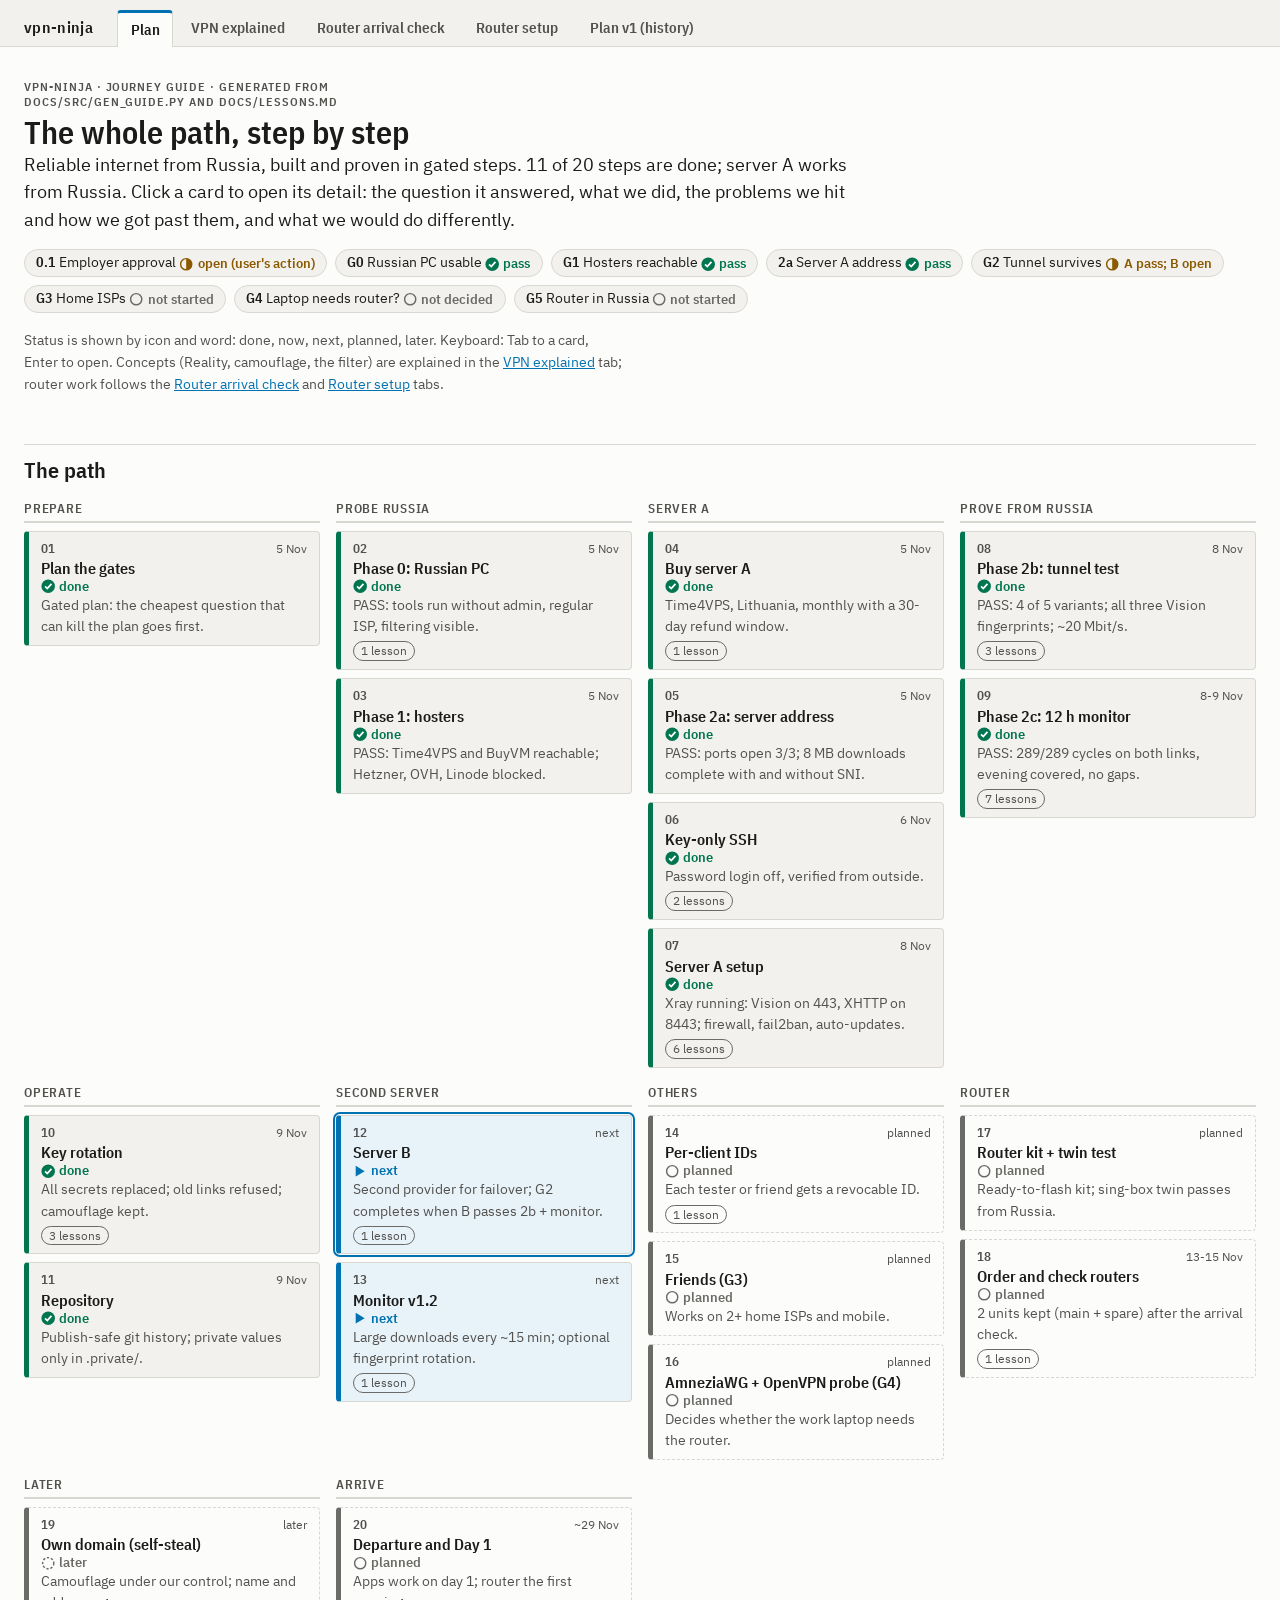
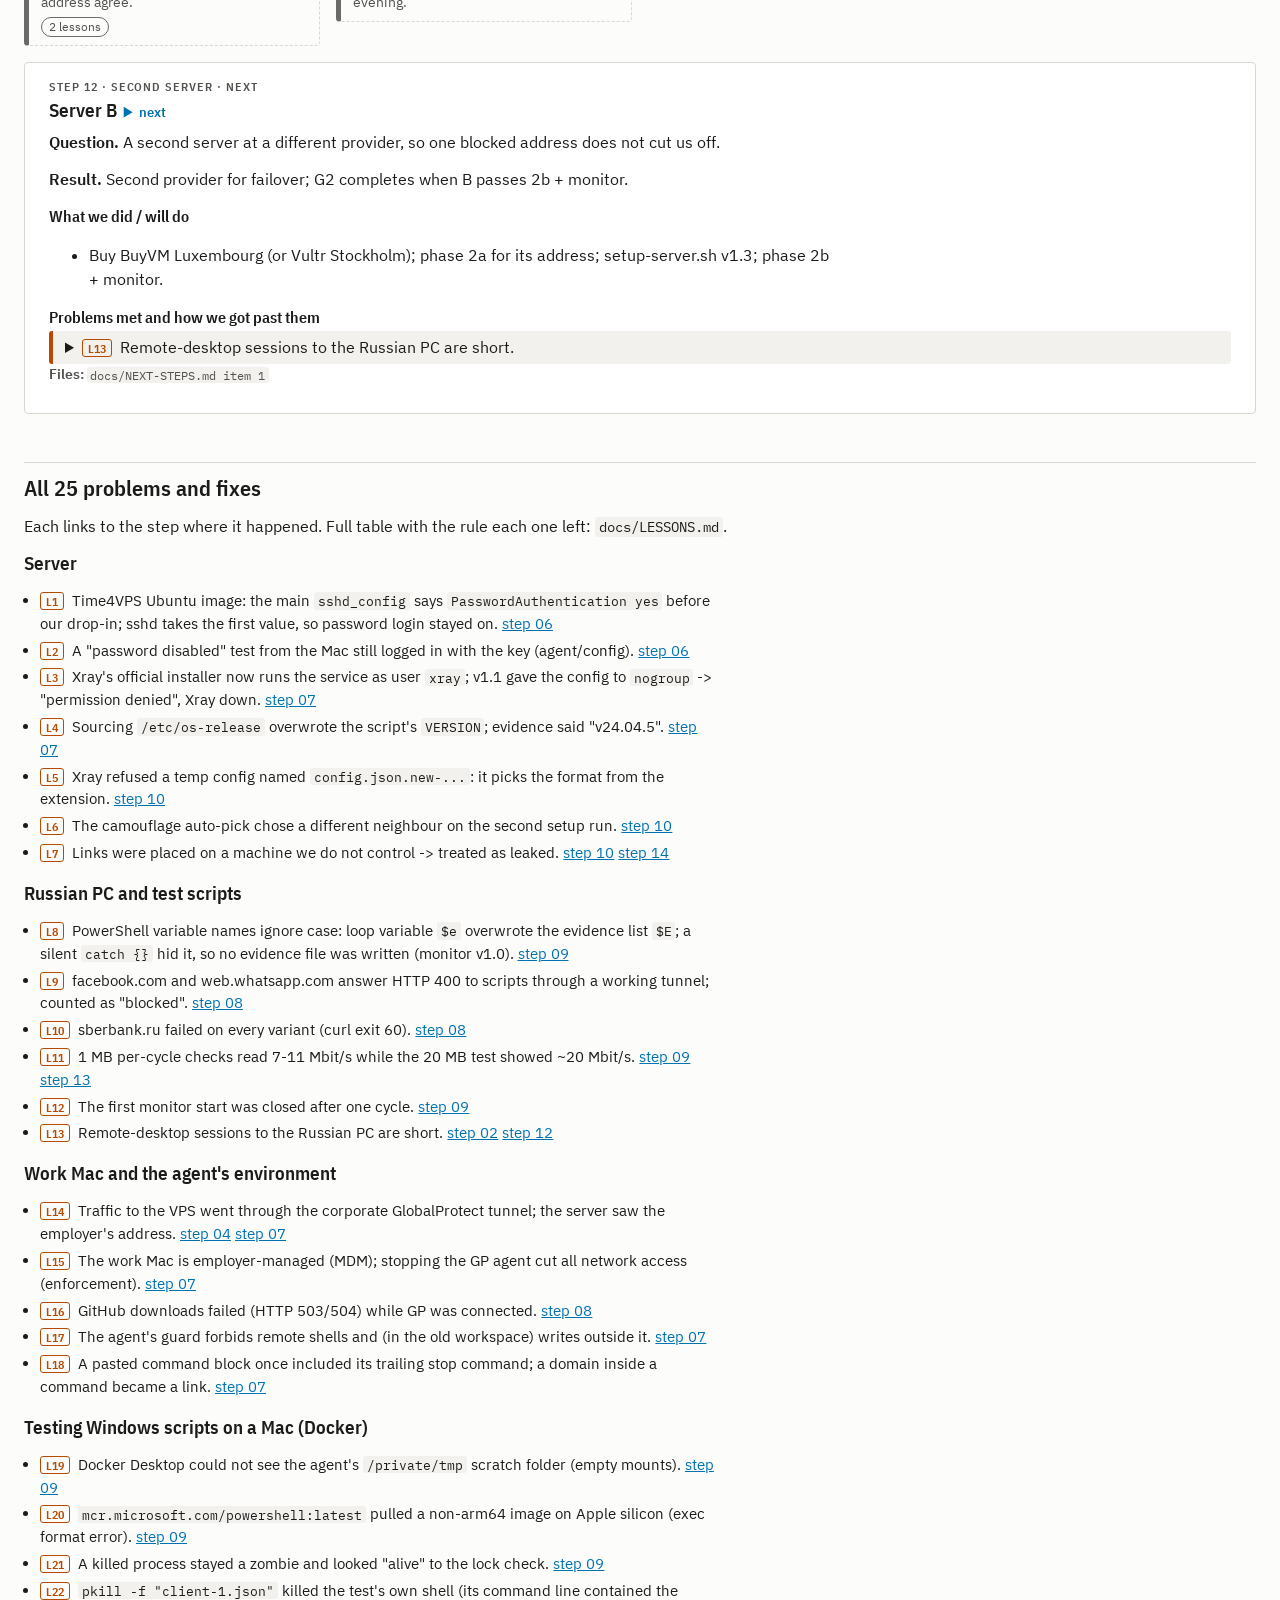
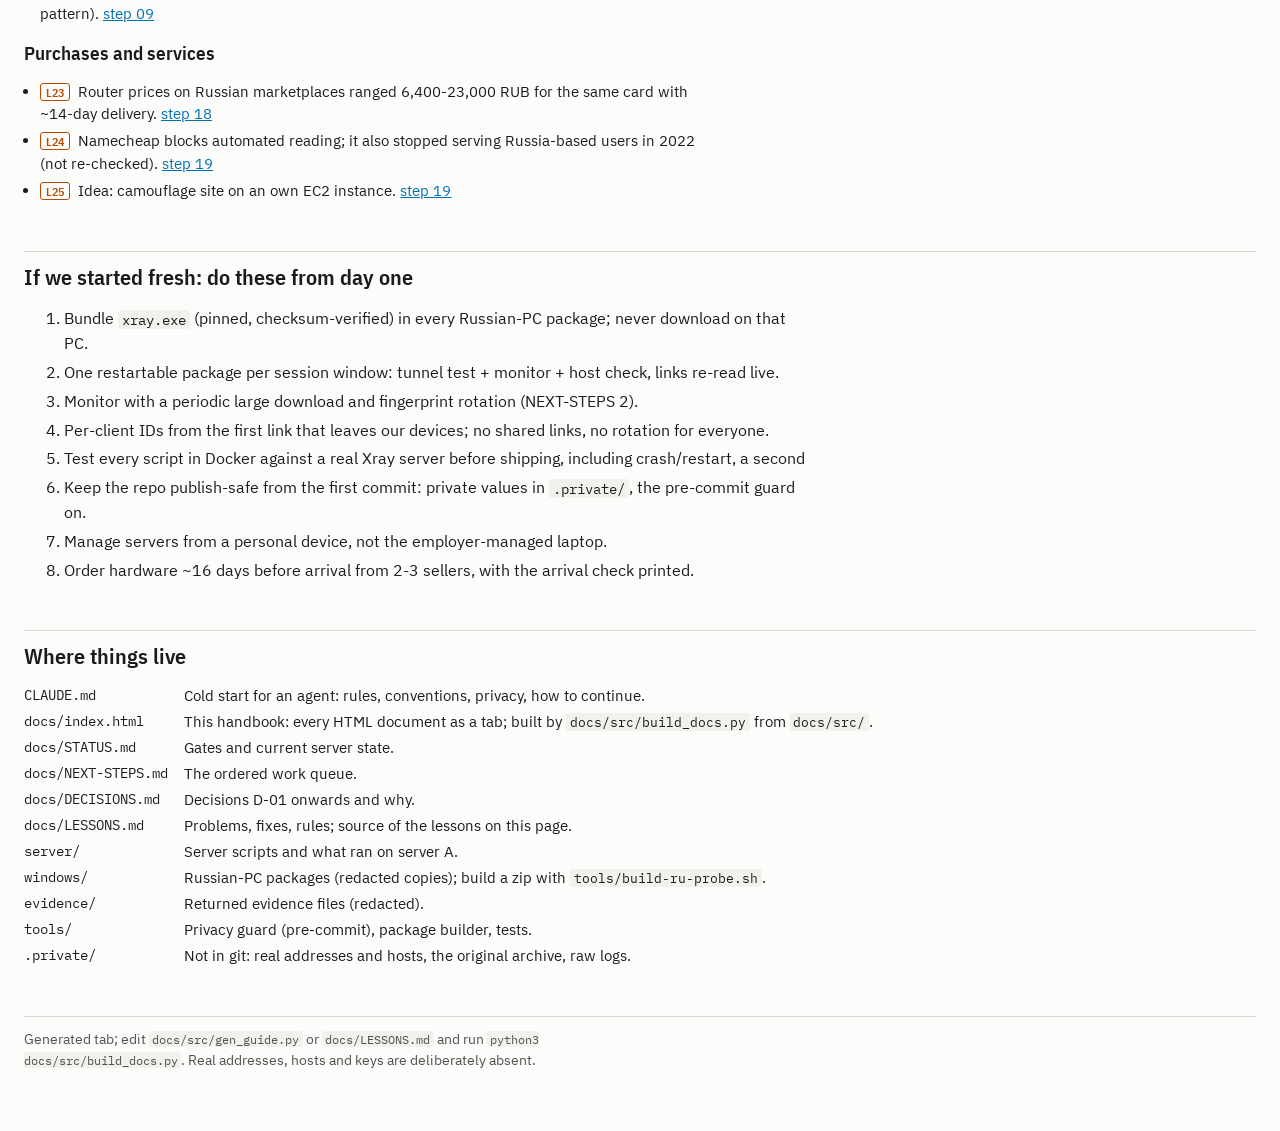
<file: docs/index.html>
<!doctype html>
<html lang="en" data-doc="vpn-ninja-docs">
<head>
<meta charset="utf-8">
<meta name="viewport" content="width=device-width, initial-scale=1">
<title>vpn-ninja handbook</title>
<script>document.documentElement.classList.add('js');</script>
<style>
/* Generated by docs/src/build_docs.py; edit the sources in docs/src/, then rebuild. */
/* IBM Plex, SIL Open Font License 1.1, (c) IBM Corp. Embedded by html-report/scripts/embed-fonts.py */
@font-face{font-family:"IBM Plex Sans";font-style:normal;font-weight:400;font-display:swap;src:url([data-uri]) format("woff2");unicode-range:U+0000, U+000D, U+0020-007E, U+00A0-00FF, U+0131, U+0152-0153, U+02C6, U+02DA, U+02DC, U+2013-2014, U+2018-201A, U+201C-201E, U+2020-2022, U+2026, U+2030, U+2039-203A, U+2044, U+2074, U+20AC, U+2122, U+2212, U+FB01-FB02}
@font-face{font-family:"IBM Plex Sans";font-style:normal;font-weight:600;font-display:swap;src:url([data-uri]) format("woff2");unicode-range:U+0000, U+000D, U+0020-007E, U+00A0-00FF, U+0131, U+0152-0153, U+02C6, U+02DA, U+02DC, U+2013-2014, U+2018-201A, U+201C-201E, U+2020-2022, U+2026, U+2030, U+2039-203A, U+2044, U+2074, U+20AC, U+2122, U+2212, U+FB01-FB02}
@font-face{font-family:"IBM Plex Sans Condensed";font-style:normal;font-weight:600;font-display:swap;src:url([data-uri]) format("woff2");unicode-range:U+0000, U+000D, U+0020-007E, U+00A0-00FF, U+0131, U+0152-0153, U+02C6, U+02DA, U+02DC, U+2013-2014, U+2018-201A, U+201C-201E, U+2020-2022, U+2026, U+2030, U+2039-203A, U+2044, U+2074, U+20AC, U+2122, U+2212, U+FB01-FB02}
@font-face{font-family:"IBM Plex Mono";font-style:normal;font-weight:400;font-display:swap;src:url([data-uri]) format("woff2");unicode-range:U+0000, U+000D, U+0020-007E, U+00A0-00FF, U+0131, U+0152-0153, U+02C6, U+02DA, U+02DC, U+2013-2014, U+2018-201A, U+201C-201E, U+2020-2022, U+2026, U+2030, U+2039-203A, U+2044, U+2074, U+20AC, U+2122, U+2212, U+FB01-FB02}


:root{color-scheme:light;--sh-surface:#fcfcfb;--sh-surface-2:#f2f1ee;--sh-rule:#d9d7d2;--sh-ink:#1b1b1a;--sh-ink-2:#52514e;--sh-accent:#0072B2;
  --sh-font:"IBM Plex Sans",system-ui,-apple-system,"Segoe UI",Roboto,sans-serif;--sh-font-c:"IBM Plex Sans Condensed","IBM Plex Sans","Arial Narrow",system-ui,sans-serif}
html{background:var(--sh-surface);color:var(--sh-ink);font:16px/1.55 var(--sh-font);-webkit-text-size-adjust:100%}
body{margin:0;background:var(--sh-surface)}
.shell{border-bottom:1px solid var(--sh-rule);background:var(--sh-surface-2)}
.shell-in{max-width:80rem;margin:0 auto;padding:.6rem 24px 0;display:flex;flex-wrap:wrap;align-items:flex-end;gap:.25rem 1.5rem}
.brand{font:600 1rem var(--sh-font-c);margin:0 0 .55rem;letter-spacing:.02em}
.tabs{display:flex;flex-wrap:wrap;gap:0 .25rem;margin:0;padding:0;list-style:none}
.tabs a{display:block;padding:.45rem .8rem .5rem;font:600 .92rem var(--sh-font-c);color:var(--sh-ink-2);text-decoration:none;
  border:1px solid transparent;border-bottom:0;border-radius:4px 4px 0 0;margin-bottom:-1px}
.tabs a:hover{color:var(--sh-ink)}
.tabs a[aria-selected="true"]{background:var(--sh-surface);color:var(--sh-ink);border-color:var(--sh-rule);border-top:3px solid var(--sh-accent)}
.tabs a:focus-visible{outline:2px solid var(--sh-accent);outline-offset:2px}
.tab-panel{scroll-margin-top:0}
.js .tab-panel{display:none} .js .tab-panel.active{display:block}
.nojs-note{max-width:80rem;margin:0 auto;padding:.4rem 24px;font-size:.85rem;color:var(--sh-ink-2)} .js .nojs-note{display:none}
.tab-sep{border:0;border-top:3px solid var(--sh-rule);margin:0} .js .tab-sep{display:none}
@media (max-width:40rem){.shell-in{padding:.5rem 16px 0}.tabs a{padding:.4rem .55rem .45rem;font-size:.85rem}}
@media print{.js .shell{display:none} .tab-sep{break-after:page;border:0}}

@page{margin:14mm 12mm}
@keyframes flow-dash{to{stroke-dashoffset:-34}}
/* ---- tab plan: guide.html ---- */
#tab-plan{color-scheme:light;
  --surface:#fcfcfb;--surface-2:#f2f1ee;--rule:#d9d7d2;--ink:#1b1b1a;--ink-2:#52514e;--line:#6b6a66;
  --accent:#0072B2;--focus:#0072B2;--good:#00754f;--warning:#8a5a00;--next:#0072B2;--muted:#6b6a66;
  --font:"IBM Plex Sans",system-ui,-apple-system,"Segoe UI",Roboto,sans-serif;
  --font-c:"IBM Plex Sans Condensed","IBM Plex Sans","Arial Narrow",system-ui,sans-serif;
  --mono:"IBM Plex Mono",ui-monospace,Menlo,Consolas,monospace;
  --s1:.25rem;--s2:.5rem;--s3:.75rem;--s4:1rem;--s5:1.5rem;--s6:2rem;--s7:3rem;--radius:4px;--measure:75ch}
#tab-plan *,#tab-plan *::before,#tab-plan *::after{box-sizing:border-box}
#tab-plan{background:var(--surface);color:var(--ink);font:16px/1.55 var(--font)}
#tab-plan{margin:0;background:var(--surface)}
#tab-plan h1,#tab-plan h2,#tab-plan h3,#tab-plan h4{font-family:var(--font-c);font-weight:600;line-height:1.2;margin:0}
#tab-plan h1{font-size:2rem}
#tab-plan h2{font-size:1.4rem;margin:var(--s7) 0 var(--s3);padding-top:var(--s3);border-top:1px solid var(--rule)}
#tab-plan h3{font-size:1.2rem;margin:0 0 var(--s2)}
#tab-plan h4{font-size:1rem;margin:var(--s4) 0 var(--s1)}
#tab-plan p,#tab-plan li{max-width:var(--measure)}
#tab-plan p{margin:0 0 var(--s3)}
#tab-plan b{font-weight:600}
#tab-plan a{color:var(--accent)}
#tab-plan code{font-family:var(--mono);font-size:.85em;background:var(--surface-2);padding:.05em .3em;border-radius:3px}
#tab-plan :focus-visible{outline:2px solid var(--focus);outline-offset:2px}
#tab-plan .wrap{max-width:80rem;margin:0 auto;padding:var(--s6) var(--s5) var(--s7)}
@media (max-width:40rem){#tab-plan .wrap{padding:var(--s5) 16px var(--s7)}}
#tab-plan .eyebrow{font:600 .75rem var(--font-c);letter-spacing:.08em;text-transform:uppercase;color:var(--ink-2);margin:0 0 var(--s1)}
#tab-plan .lede{font-size:1.1rem}
#tab-plan .st{display:inline-flex;align-items:center;gap:.25rem;font:600 .8rem var(--font);white-space:nowrap;vertical-align:middle}
#tab-plan .st svg{width:.9rem;height:.9rem}
#tab-plan .st.done{color:var(--good)}
#tab-plan .st.now{color:var(--warning)}
#tab-plan .st.next{color:var(--next)}
#tab-plan .st.planned,#tab-plan .st.later{color:var(--muted)}
#tab-plan .gates{display:flex;flex-wrap:wrap;gap:var(--s2);list-style:none;padding:0;margin:var(--s4) 0}
#tab-plan .gate{border:1px solid var(--rule);border-radius:999px;padding:.15rem .7rem;font-size:.85rem;background:var(--surface-2)}
#tab-plan .gid{font:600 .85rem var(--font-c)}
#tab-plan .howto{font-size:.9rem;color:var(--ink-2)}
#tab-plan .path{list-style:none;padding:0;margin:var(--s4) 0;display:grid;grid-template-columns:repeat(auto-fit,minmax(15rem,1fr));gap:var(--s4)}
#tab-plan .stage-name{font:600 .8rem var(--font-c);letter-spacing:.06em;text-transform:uppercase;color:var(--ink-2);margin:0 0 var(--s2);
  border-bottom:2px solid var(--rule);padding-bottom:var(--s1)}
#tab-plan .steps{list-style:none;padding:0;margin:0;display:flex;flex-direction:column;gap:var(--s2)}
#tab-plan .card{display:grid;grid-template-columns:auto 1fr auto;gap:0 var(--s2);text-decoration:none;color:var(--ink);
  background:var(--surface-2);border:1px solid var(--rule);border-left:5px solid var(--line);border-radius:var(--radius);padding:var(--s2) var(--s3)}
#tab-plan .card:hover{border-color:var(--line)}
#tab-plan .step.done .card{border-left-color:var(--good)}
#tab-plan .step.now .card{border-left-color:var(--warning)}
#tab-plan .step.next .card{border-left-color:var(--next);background:#e8f2f9}
#tab-plan .step.planned .card,#tab-plan .step.later .card{background:transparent;border-style:dashed;border-left-style:solid}
#tab-plan .card[aria-current="true"]{outline:2px solid var(--accent);outline-offset:1px}
#tab-plan .num{font:600 .8rem var(--font-c);color:var(--ink-2);grid-row:1}
#tab-plan .when{font-size:.75rem;color:var(--ink-2);grid-column:3;grid-row:1;text-align:right}
#tab-plan .ttl{font:600 1rem var(--font-c);grid-column:1/4}
#tab-plan .card .st{grid-column:1/4}
#tab-plan .res{font-size:.85rem;color:var(--ink-2);grid-column:1/4}
#tab-plan .badge{grid-column:1/4;justify-self:start;font-size:.72rem;border:1px solid var(--line);border-radius:999px;padding:0 .45rem;margin-top:var(--s1);color:var(--ink-2)}
#tab-plan .detail{border:1px solid var(--rule);border-radius:var(--radius);padding:var(--s4) var(--s5);margin:var(--s4) 0;background:#fff}
.js #tab-plan .detail{display:none}
.js #tab-plan .detail.open{display:block}
#tab-plan .goal{font-size:1.02rem}
#tab-plan .lessons{display:flex;flex-direction:column;gap:var(--s1)}
#tab-plan details.lesson{border-left:4px solid #b84a00;background:var(--surface-2);padding:var(--s1) var(--s3);border-radius:3px}
#tab-plan details.lesson summary{cursor:pointer}
#tab-plan details.lesson p{margin:var(--s1) 0}
#tab-plan .lid{font:600 .78rem var(--font-c);border:1px solid currentColor;border-radius:3px;padding:0 .3rem;color:#b84a00;margin-right:.3rem}
#tab-plan .rule{color:var(--ink-2)}
#tab-plan .better li{color:var(--ink)}
#tab-plan .files{font-size:.85rem;color:var(--ink-2)}
#tab-plan .back{font-size:.85rem}
.js #tab-plan .back{display:none}
#tab-plan .lindex{padding-left:1rem}
#tab-plan .lindex li{margin-bottom:var(--s1);font-size:.92rem}
#tab-plan .fresh li{margin-bottom:var(--s1)}
#tab-plan .map{display:grid;grid-template-columns:max-content minmax(0,1fr);gap:.2rem var(--s4);font-size:.92rem}
#tab-plan .map dt{font-family:var(--mono);font-size:.85rem}
#tab-plan .map dd{margin:0}
@media (max-width:40rem){#tab-plan .map{grid-template-columns:minmax(0,1fr)}
#tab-plan .map dd{margin-bottom:var(--s2)}}
#tab-plan footer{margin-top:var(--s7);border-top:1px solid var(--rule);padding-top:var(--s3);font-size:.85rem;color:var(--ink-2)}
@media (prefers-reduced-motion:reduce){#tab-plan *{transition:none!important;animation:none!important}}
@media print{#tab-plan{font-size:10pt}
.js #tab-plan .detail{display:block}
#tab-plan .wrap{padding:0}
#tab-plan .detail,#tab-plan .card{break-inside:avoid}
#tab-plan details.lesson{display:block}
#tab-plan details.lesson>*{display:block}}
/* ---- tab explained: vpn-explained.html ---- */
#tab-explained{color-scheme:light;
  --surface:#fcfcfb; --surface-2:#f2f1ee; --rule:#d9d7d2; --track:#e4e2dd;
  --ink:#1b1b1a; --ink-2:#52514e; --line:#6b6a66; --neutral:#8f8d87;
  --accent:#0072B2; --focus:#0072B2;
  --c1:#0072B2; --c2:#E69F00; --c3:#009E73; --c4:#D55E00; --c5:#56B4E9; --c6:#CC79A7;
  --good:#00754f; --warning:#8a5a00; --serious:#b84a00; --critical:#b3261e;
  --font:"IBM Plex Sans",system-ui,-apple-system,"Segoe UI",Roboto,sans-serif;
  --font-c:"IBM Plex Sans Condensed","IBM Plex Sans","Arial Narrow",system-ui,sans-serif;
  --mono:"IBM Plex Mono",ui-monospace,Menlo,Consolas,monospace;
  --s1:.25rem; --s2:.5rem; --s3:.75rem; --s4:1rem; --s5:1.5rem; --s6:2rem; --s7:3rem;
  --radius:4px; --measure:75ch; --fast:180ms;}
#tab-explained *,#tab-explained *::before,#tab-explained *::after{box-sizing:border-box}
#tab-explained{background:var(--surface);color:var(--ink);font:16px/1.55 var(--font);-webkit-text-size-adjust:100%}
#tab-explained{margin:0;background:var(--surface)}
#tab-explained h1,#tab-explained h2,#tab-explained h3{font-family:var(--font-c);font-weight:600;line-height:1.2;margin:0}
#tab-explained h1{font-size:2rem}
#tab-explained h2{font-size:1.4rem;margin:var(--s7) 0 var(--s3);padding-top:var(--s3);border-top:1px solid var(--rule)}
#tab-explained h3{font-size:1.1rem;margin:var(--s5) 0 var(--s2)}
#tab-explained p,#tab-explained li,#tab-explained dd{max-width:var(--measure)}
#tab-explained p{margin:0 0 var(--s3)}
#tab-explained b,#tab-explained strong{font-weight:600}
#tab-explained a{color:var(--accent);text-underline-offset:.15em}
#tab-explained code{font-family:var(--mono);font-size:.875em;background:var(--surface-2);padding:.05em .3em;border-radius:3px}
#tab-explained .small{font-size:.875rem;color:var(--ink-2)}
#tab-explained .eyebrow{font:600 .75rem var(--font-c);letter-spacing:.08em;text-transform:uppercase;color:var(--ink-2);margin:0 0 var(--s1)}
#tab-explained :focus-visible{outline:2px solid var(--focus);outline-offset:2px}
#tab-explained button{font:inherit;font-size:.875rem;color:var(--ink);background:var(--surface-2);border:1px solid var(--rule);border-radius:var(--radius);padding:.2rem .6rem;cursor:pointer}
#tab-explained .page{display:grid;grid-template-columns:12rem minmax(0,1fr);gap:var(--s6);max-width:76rem;margin:0 auto;padding:var(--s6) var(--s5) var(--s7)}
#tab-explained .toc{position:sticky;top:var(--s5);align-self:start;font-size:.875rem}
#tab-explained .toc ol{list-style:none;margin:0;padding:0;border-left:1px solid var(--rule)}
#tab-explained .toc a{display:block;padding:.15rem var(--s3);color:var(--ink-2);text-decoration:none;border-left:2px solid transparent;margin-left:-1px}
#tab-explained .toc a[aria-current="true"]{color:var(--ink);border-left-color:var(--accent);font-weight:600}
#tab-explained .toc .toc-title{font:600 .875rem var(--font-c);margin:0 0 var(--s2) var(--s3)}
#tab-explained main{min-width:0}
#tab-explained header.doc p.lede{font-size:1.1rem;margin-top:var(--s2)}
@media (max-width:60rem){#tab-explained .page{grid-template-columns:minmax(0,1fr);gap:var(--s4);padding:var(--s5) 16px var(--s7)}
#tab-explained .toc{position:static}
#tab-explained .toc ol{display:flex;flex-wrap:wrap;gap:0 var(--s2);border-left:0}
#tab-explained .toc a{padding:.1rem var(--s2) .1rem 0;border-left:0}}
#tab-explained .strip{display:grid;grid-template-columns:repeat(3,minmax(0,1fr));gap:var(--s4);margin:var(--s5) 0}
#tab-explained .strip>div{border-left:1px solid var(--rule);padding-left:var(--s4)}
#tab-explained .strip>div:first-child{border-left:0;padding-left:0}
#tab-explained .big{font:600 2.6rem/1 var(--font-c);font-variant-numeric:tabular-nums}
#tab-explained .big-label{font-size:.875rem;color:var(--ink-2);margin-top:var(--s1)}
@media (max-width:40rem){#tab-explained .strip{grid-template-columns:minmax(0,1fr)}
#tab-explained .strip>div{border-left:0;padding-left:0}}
#tab-explained figure{margin:var(--s5) 0}
#tab-explained figure.wide{max-width:none}
#tab-explained figure svg{display:block;width:100%;height:auto;font-family:var(--font);font-size:13px;fill:var(--ink)}
#tab-explained figcaption{font-size:.9rem;color:var(--ink-2);max-width:var(--measure);margin-top:var(--s2)}
#tab-explained .scroll-x{overflow-x:auto}
#tab-explained .scroll-x svg{min-width:44rem}
#tab-explained .dg .box{fill:var(--surface-2);stroke:var(--line);stroke-width:1.5}
#tab-explained .dg .box.danger{fill:#fbeeed;stroke:var(--critical);stroke-width:2}
#tab-explained .dg .box.ours{fill:#e8f2f9;stroke:var(--c1);stroke-width:2}
#tab-explained .dg .box.done{fill:#e6f3ee;stroke:var(--good);stroke-width:2}
#tab-explained .dg .box.now{fill:#fbf3e3;stroke:var(--warning);stroke-width:2}
#tab-explained .dg .box.later{fill:var(--surface);stroke:var(--line);stroke-width:1.5;stroke-dasharray:6 4}
#tab-explained .dg .dia{fill:#fff;stroke:var(--line);stroke-width:1.5}
#tab-explained .dg .t{text-anchor:middle;fill:var(--ink)}
#tab-explained .dg .tb{text-anchor:middle;font-weight:600;fill:var(--ink)}
#tab-explained .dg .ts{text-anchor:middle;font-size:11.5px;fill:var(--ink-2)}
#tab-explained .dg .lbl{font-size:12px;fill:var(--ink-2)}
#tab-explained .dg .conn{fill:none;stroke:var(--line);stroke-width:2}
#tab-explained .dg .conn.dash{stroke-dasharray:6 5}
#tab-explained .dg .tun-outer{fill:none;stroke:var(--c1);stroke-width:7;stroke-linecap:round;opacity:.85}
#tab-explained .dg .tun-inner{fill:none;stroke:var(--c2);stroke-width:3;stroke-dasharray:9 6}
#tab-explained .dg .ok{stroke:var(--good)}
#tab-explained .dg .bad{stroke:var(--critical)}
#tab-explained .dg .badge circle{fill:var(--critical)}
#tab-explained .dg .badge text{fill:#fff;font-weight:600;font-size:12px;text-anchor:middle}
#tab-explained .dg marker path{fill:var(--line)}
#tab-explained .dg .tg{fill:var(--good)}
#tab-explained .dg .tr{fill:var(--critical)}
#tab-explained .dg .live{stroke:var(--accent);stroke-dasharray:10 7;animation:flow-dash 2.4s linear infinite}
.flow-paused #tab-explained .dg .live{animation-play-state:paused}
#tab-explained .flow-ctl{display:none}
.js #tab-explained .flow-ctl{display:inline-block}
#tab-explained .legend{display:flex;flex-wrap:wrap;gap:var(--s2) var(--s5);list-style:none;padding:0;margin:var(--s2) 0 0;font-size:.85rem;color:var(--ink-2)}
#tab-explained .legend li{display:inline-flex;align-items:center;gap:var(--s2)}
#tab-explained .legend svg{width:2.4rem;height:1rem;flex:none}
#tab-explained table{border-collapse:collapse;width:100%;font-size:.9rem}
#tab-explained caption{text-align:left;font-size:.875rem;color:var(--ink-2);padding-bottom:var(--s2)}
#tab-explained th,#tab-explained td{text-align:left;padding:.45rem .6rem;border-bottom:1px solid var(--rule);vertical-align:top}
#tab-explained th{font-weight:600;color:var(--ink-2)}
#tab-explained table:has(tbody tr:nth-child(8)) :is(th,td){padding:.3rem .5rem}
#tab-explained .table-wrap{overflow-x:auto}
#tab-explained .sev{display:inline-flex;align-items:center;gap:.3rem;white-space:nowrap;font-weight:600}
#tab-explained .sev svg{width:.95rem;height:.95rem;flex:none}
#tab-explained .sev.critical{color:var(--critical)}
#tab-explained .sev.serious{color:var(--serious)}
#tab-explained .sev.moderate{color:var(--warning)}
#tab-explained .sev.low{color:var(--ink-2)}
#tab-explained .sev.pass{color:var(--good)}
#tab-explained .sev.now{color:var(--warning)}
#tab-explained .sev.later{color:var(--ink-2)}
#tab-explained .cards{display:grid;grid-template-columns:repeat(auto-fill,minmax(15rem,1fr));gap:var(--s3);margin:var(--s4) 0}
#tab-explained .card{background:var(--surface-2);border:1px solid var(--rule);border-radius:var(--radius);padding:var(--s3) var(--s4)}
#tab-explained .card h3{margin:0 0 var(--s1);font-size:1rem}
#tab-explained .card p{margin:0 0 var(--s2);font-size:.9rem}
#tab-explained .card p:last-child{margin-bottom:0}
#tab-explained .card .ans{border-top:1px solid var(--rule);padding-top:var(--s2);color:var(--ink)}
#tab-explained .card.top-c1{border-top:4px solid var(--c1)}
#tab-explained .card.top-c4{border-top:4px solid var(--c4)}
#tab-explained .num{font:600 .8rem var(--font-c);color:var(--ink-2)}
#tab-explained .callout{border-left:4px solid var(--c1);background:var(--surface-2);padding:var(--s3) var(--s4);margin:var(--s4) 0;max-width:var(--measure)}
#tab-explained .callout p:last-child{margin:0}
#tab-explained dl.gloss{display:grid;grid-template-columns:max-content minmax(0,1fr);gap:.35rem var(--s4);max-width:62rem}
#tab-explained dl.gloss dt{font-weight:600}
#tab-explained dl.gloss dd{margin:0}
@media (max-width:40rem){#tab-explained dl.gloss{grid-template-columns:minmax(0,1fr)}
#tab-explained dl.gloss dd{margin-bottom:var(--s2)}}
#tab-explained footer.prov{margin-top:var(--s7);border-top:1px solid var(--rule);padding-top:var(--s3);font-size:.85rem;color:var(--ink-2)}
#tab-explained footer.prov summary{cursor:pointer}
#tab-explained footer.prov dl{display:grid;grid-template-columns:max-content minmax(0,1fr);gap:.15rem var(--s4);margin:var(--s2) 0 0}
#tab-explained footer.prov dt{font-weight:600}
#tab-explained footer.prov dd{margin:0}
@media (prefers-reduced-motion:reduce){#tab-explained *,#tab-explained *::before,#tab-explained *::after{animation:none !important;transition:none !important}
.js #tab-explained .flow-ctl{display:none}}
@media print{#tab-explained{--surface:#fff;--surface-2:#f4f4f2;--rule:#bdbbb5;--ink:#000;--ink-2:#333;--line:#333}
#tab-explained{font-size:10.5pt}
#tab-explained .page{display:block;padding:0;max-width:none}
#tab-explained .toc,#tab-explained .flow-ctl{display:none !important}
#tab-explained .scroll-x{overflow:visible}
#tab-explained .scroll-x svg{min-width:0}
#tab-explained h2{break-after:avoid;margin-top:var(--s5)}
#tab-explained figure,#tab-explained .card,#tab-explained tr,#tab-explained .callout{break-inside:avoid}
#tab-explained .dg .conn{stroke-width:2.5}
#tab-explained .dg .live{animation:none}
#tab-explained details{display:block}}
/* ---- tab arrival: router-arrival-check.html ---- */
#tab-arrival{color-scheme:light;
  --surface:#fcfcfb; --surface-2:#f2f1ee; --rule:#d9d7d2;
  --ink:#1b1b1a; --ink-2:#52514e; --line:#6b6a66;
  --accent:#0072B2; --focus:#0072B2;
  --good:#00754f; --warning:#8a5a00; --serious:#b84a00; --critical:#b3261e;
  --font:"IBM Plex Sans",system-ui,-apple-system,"Segoe UI",Roboto,sans-serif;
  --font-c:"IBM Plex Sans Condensed","IBM Plex Sans","Arial Narrow",system-ui,sans-serif;
  --mono:"IBM Plex Mono",ui-monospace,Menlo,Consolas,monospace;
  --s1:.25rem; --s2:.5rem; --s3:.75rem; --s4:1rem; --s5:1.5rem; --s6:2rem; --s7:3rem;
  --radius:4px; --measure:75ch;}
#tab-arrival *,#tab-arrival *::before,#tab-arrival *::after{box-sizing:border-box}
#tab-arrival{background:var(--surface);color:var(--ink);font:16px/1.55 var(--font);-webkit-text-size-adjust:100%}
#tab-arrival{margin:0;background:var(--surface)}
#tab-arrival h1,#tab-arrival h2,#tab-arrival h3{font-family:var(--font-c);font-weight:600;line-height:1.2;margin:0}
#tab-arrival h1{font-size:2rem}
#tab-arrival h2{font-size:1.4rem;margin:var(--s7) 0 var(--s3);padding-top:var(--s3);border-top:1px solid var(--rule)}
#tab-arrival h3{font-size:1.1rem;margin:var(--s5) 0 var(--s2)}
#tab-arrival p,#tab-arrival li{max-width:var(--measure)}
#tab-arrival p{margin:0 0 var(--s3)}
#tab-arrival b,#tab-arrival strong{font-weight:600}
#tab-arrival a{color:var(--accent)}
#tab-arrival code,#tab-arrival pre{font-family:var(--mono);font-size:.875em}
#tab-arrival code{background:var(--surface-2);padding:.05em .3em;border-radius:3px}
#tab-arrival pre{background:var(--surface-2);border:1px solid var(--rule);border-radius:var(--radius);padding:var(--s2) var(--s3);overflow-x:auto;max-width:var(--measure);margin:var(--s2) 0 var(--s3)}
#tab-arrival pre code{background:none;padding:0}
#tab-arrival .small{font-size:.875rem;color:var(--ink-2)}
#tab-arrival .eyebrow{font:600 .75rem var(--font-c);letter-spacing:.08em;text-transform:uppercase;color:var(--ink-2);margin:0 0 var(--s1)}
#tab-arrival :focus-visible{outline:2px solid var(--focus);outline-offset:2px}
#tab-arrival .page{display:grid;grid-template-columns:12rem minmax(0,1fr);gap:var(--s6);max-width:74rem;margin:0 auto;padding:var(--s6) var(--s5) var(--s7)}
#tab-arrival .toc{position:sticky;top:var(--s5);align-self:start;font-size:.875rem}
#tab-arrival .toc ol{list-style:none;margin:0;padding:0;border-left:1px solid var(--rule)}
#tab-arrival .toc a{display:block;padding:.15rem var(--s3);color:var(--ink-2);text-decoration:none;border-left:2px solid transparent;margin-left:-1px}
#tab-arrival .toc a[aria-current="true"]{color:var(--ink);border-left-color:var(--accent);font-weight:600}
#tab-arrival .toc .toc-title{font:600 .875rem var(--font-c);margin:0 0 var(--s2) var(--s3)}
#tab-arrival main{min-width:0}
@media (max-width:60rem){#tab-arrival .page{grid-template-columns:minmax(0,1fr);gap:var(--s4);padding:var(--s5) 16px var(--s7)}
#tab-arrival .toc{position:static}
#tab-arrival .toc ol{display:flex;flex-wrap:wrap;gap:0 var(--s2);border-left:0}
#tab-arrival .toc a{padding:.1rem var(--s2) .1rem 0;border-left:0}}
#tab-arrival .strip{display:grid;grid-template-columns:repeat(3,minmax(0,1fr));gap:var(--s4);margin:var(--s5) 0}
#tab-arrival .strip>div{border-left:1px solid var(--rule);padding-left:var(--s4)}
#tab-arrival .strip>div:first-child{border-left:0;padding-left:0}
#tab-arrival .big{font:600 2.2rem/1 var(--font-c)}
#tab-arrival .big-label{font-size:.875rem;color:var(--ink-2);margin-top:var(--s1)}
@media (max-width:40rem){#tab-arrival .strip{grid-template-columns:minmax(0,1fr)}
#tab-arrival .strip>div{border-left:0;padding-left:0}}
#tab-arrival figure{margin:var(--s5) 0}
#tab-arrival figure svg{display:block;width:100%;height:auto;font-family:var(--font);font-size:13px}
#tab-arrival figcaption{font-size:.9rem;color:var(--ink-2);max-width:var(--measure);margin-top:var(--s2)}
#tab-arrival .scroll-x{overflow-x:auto}
#tab-arrival .scroll-x svg{min-width:40rem}
#tab-arrival .dg .box{fill:var(--surface-2);stroke:var(--line);stroke-width:1.5}
#tab-arrival .dg .box.a{fill:#e8f2f9;stroke:var(--accent);stroke-width:2}
#tab-arrival .dg .box.ok{fill:#e6f3ee;stroke:var(--good);stroke-width:2}
#tab-arrival .dg .box.no{fill:#fbeeed;stroke:var(--critical);stroke-width:2}
#tab-arrival .dg .tb{text-anchor:middle;font-weight:600;fill:var(--ink)}
#tab-arrival .dg .ts{text-anchor:middle;font-size:11.5px;fill:var(--ink-2)}
#tab-arrival .dg .lbl{font-size:12px;fill:var(--ink-2)}
#tab-arrival .dg .conn{fill:none;stroke:var(--line);stroke-width:2}
#tab-arrival .dg .conn.bad{stroke:var(--critical)}
#tab-arrival .dg marker path{fill:var(--line)}
#tab-arrival table{border-collapse:collapse;width:100%;font-size:.9rem}
#tab-arrival caption{text-align:left;font-size:.875rem;color:var(--ink-2);padding-bottom:var(--s2)}
#tab-arrival th,#tab-arrival td{text-align:left;padding:.45rem .6rem;border-bottom:1px solid var(--rule);vertical-align:top}
#tab-arrival th{font-weight:600;color:var(--ink-2)}
#tab-arrival td.ck{width:2rem}
#tab-arrival table:has(tbody tr:nth-child(8)) :is(th,td){padding:.3rem .5rem}
#tab-arrival .table-wrap{overflow-x:auto}
#tab-arrival input[type=checkbox]{width:1.1rem;height:1.1rem;accent-color:var(--good)}
#tab-arrival td.fill{min-width:8rem;border-bottom:1px solid var(--line)}
#tab-arrival .sev{display:inline-flex;align-items:center;gap:.3rem;font-weight:600;white-space:nowrap}
#tab-arrival .sev svg{width:.95rem;height:.95rem;flex:none}
#tab-arrival .sev.stop{color:var(--critical)}
#tab-arrival .sev.warn{color:var(--serious)}
#tab-arrival .sev.ok{color:var(--good)}
#tab-arrival .cards{display:grid;grid-template-columns:repeat(auto-fill,minmax(16rem,1fr));gap:var(--s3);margin:var(--s4) 0}
#tab-arrival .card{background:var(--surface-2);border:1px solid var(--rule);border-left:5px solid var(--serious);border-radius:var(--radius);padding:var(--s3) var(--s4)}
#tab-arrival .card h3{margin:0 0 var(--s1);font-size:1rem}
#tab-arrival .card p{margin:0;font-size:.9rem}
#tab-arrival .callout{border-left:4px solid var(--accent);background:var(--surface-2);padding:var(--s3) var(--s4);margin:var(--s4) 0;max-width:var(--measure)}
#tab-arrival .callout p:last-child{margin:0}
#tab-arrival ol.steps>li{margin-bottom:var(--s3)}
#tab-arrival footer.prov{margin-top:var(--s7);border-top:1px solid var(--rule);padding-top:var(--s3);font-size:.85rem;color:var(--ink-2)}
#tab-arrival footer.prov summary{cursor:pointer}
#tab-arrival footer.prov dl{display:grid;grid-template-columns:max-content minmax(0,1fr);gap:.15rem var(--s4);margin:var(--s2) 0 0}
#tab-arrival footer.prov dt{font-weight:600}
#tab-arrival footer.prov dd{margin:0}
@media (prefers-reduced-motion:reduce){#tab-arrival *,#tab-arrival *::before,#tab-arrival *::after{animation:none !important;transition:none !important}}
@media print{#tab-arrival{--surface:#fff;--surface-2:#f4f4f2;--rule:#bdbbb5;--ink:#000;--ink-2:#333;--line:#333}
#tab-arrival{font-size:10.5pt}
#tab-arrival .page{display:block;padding:0;max-width:none}
#tab-arrival .toc{display:none !important}
#tab-arrival .scroll-x{overflow:visible}
#tab-arrival .scroll-x svg{min-width:0}
#tab-arrival h2{break-after:avoid;margin-top:var(--s5)}
#tab-arrival figure,#tab-arrival .card,#tab-arrival tr,#tab-arrival .callout,#tab-arrival pre{break-inside:avoid}
#tab-arrival .dg .conn{stroke-width:2.5}}
/* ---- tab setup: router-setup.html ---- */
#tab-setup{color-scheme:light;
  --surface:#fcfcfb; --surface-2:#f2f1ee; --rule:#d9d7d2;
  --ink:#1b1b1a; --ink-2:#52514e; --line:#6b6a66;
  --accent:#0072B2; --focus:#0072B2;
  --good:#00754f; --warning:#8a5a00; --serious:#b84a00; --critical:#b3261e;
  --font:"IBM Plex Sans",system-ui,-apple-system,"Segoe UI",Roboto,sans-serif;
  --font-c:"IBM Plex Sans Condensed","IBM Plex Sans","Arial Narrow",system-ui,sans-serif;
  --mono:"IBM Plex Mono",ui-monospace,Menlo,Consolas,monospace;
  --s1:.25rem; --s2:.5rem; --s3:.75rem; --s4:1rem; --s5:1.5rem; --s6:2rem; --s7:3rem;
  --radius:4px; --measure:75ch;}
#tab-setup *,#tab-setup *::before,#tab-setup *::after{box-sizing:border-box}
#tab-setup{background:var(--surface);color:var(--ink);font:16px/1.55 var(--font);-webkit-text-size-adjust:100%}
#tab-setup{margin:0;background:var(--surface)}
#tab-setup h1,#tab-setup h2,#tab-setup h3{font-family:var(--font-c);font-weight:600;line-height:1.2;margin:0}
#tab-setup h1{font-size:2rem}
#tab-setup h2{font-size:1.4rem;margin:var(--s7) 0 var(--s3);padding-top:var(--s3);border-top:1px solid var(--rule)}
#tab-setup h3{font-size:1.1rem;margin:var(--s5) 0 var(--s2)}
#tab-setup p,#tab-setup li{max-width:var(--measure)}
#tab-setup p{margin:0 0 var(--s3)}
#tab-setup b,#tab-setup strong{font-weight:600}
#tab-setup a{color:var(--accent)}
#tab-setup code,#tab-setup pre{font-family:var(--mono);font-size:.875em}
#tab-setup code{background:var(--surface-2);padding:.05em .3em;border-radius:3px}
#tab-setup pre{background:var(--surface-2);border:1px solid var(--rule);border-radius:var(--radius);padding:var(--s2) var(--s3);overflow-x:auto;max-width:var(--measure);margin:var(--s2) 0 var(--s3)}
#tab-setup pre code{background:none;padding:0}
#tab-setup .small{font-size:.875rem;color:var(--ink-2)}
#tab-setup .eyebrow{font:600 .75rem var(--font-c);letter-spacing:.08em;text-transform:uppercase;color:var(--ink-2);margin:0 0 var(--s1)}
#tab-setup :focus-visible{outline:2px solid var(--focus);outline-offset:2px}
#tab-setup .page{display:grid;grid-template-columns:12rem minmax(0,1fr);gap:var(--s6);max-width:74rem;margin:0 auto;padding:var(--s6) var(--s5) var(--s7)}
#tab-setup .toc{position:sticky;top:var(--s5);align-self:start;font-size:.875rem}
#tab-setup .toc ol{list-style:none;margin:0;padding:0;border-left:1px solid var(--rule)}
#tab-setup .toc a{display:block;padding:.15rem var(--s3);color:var(--ink-2);text-decoration:none;border-left:2px solid transparent;margin-left:-1px}
#tab-setup .toc a[aria-current="true"]{color:var(--ink);border-left-color:var(--accent);font-weight:600}
#tab-setup .toc .toc-title{font:600 .875rem var(--font-c);margin:0 0 var(--s2) var(--s3)}
#tab-setup main{min-width:0}
@media (max-width:60rem){#tab-setup .page{grid-template-columns:minmax(0,1fr);gap:var(--s4);padding:var(--s5) 16px var(--s7)}
#tab-setup .toc{position:static}
#tab-setup .toc ol{display:flex;flex-wrap:wrap;gap:0 var(--s2);border-left:0}
#tab-setup .toc a{padding:.1rem var(--s2) .1rem 0;border-left:0}}
#tab-setup .strip{display:grid;grid-template-columns:repeat(3,minmax(0,1fr));gap:var(--s4);margin:var(--s5) 0}
#tab-setup .strip>div{border-left:1px solid var(--rule);padding-left:var(--s4)}
#tab-setup .strip>div:first-child{border-left:0;padding-left:0}
#tab-setup .big{font:600 2.2rem/1 var(--font-c)}
#tab-setup .big-label{font-size:.875rem;color:var(--ink-2);margin-top:var(--s1)}
@media (max-width:40rem){#tab-setup .strip{grid-template-columns:minmax(0,1fr)}
#tab-setup .strip>div{border-left:0;padding-left:0}}
#tab-setup figure{margin:var(--s5) 0}
#tab-setup figure svg{display:block;width:100%;height:auto;font-family:var(--font);font-size:13px}
#tab-setup figcaption{font-size:.9rem;color:var(--ink-2);max-width:var(--measure);margin-top:var(--s2)}
#tab-setup .scroll-x{overflow-x:auto}
#tab-setup .scroll-x svg{min-width:40rem}
#tab-setup .dg .box{fill:var(--surface-2);stroke:var(--line);stroke-width:1.5}
#tab-setup .dg .box.a{fill:#e8f2f9;stroke:var(--accent);stroke-width:2}
#tab-setup .dg .box.ok{fill:#e6f3ee;stroke:var(--good);stroke-width:2}
#tab-setup .dg .box.no{fill:#fbeeed;stroke:var(--critical);stroke-width:2}
#tab-setup .dg .tb{text-anchor:middle;font-weight:600;fill:var(--ink)}
#tab-setup .dg .ts{text-anchor:middle;font-size:11.5px;fill:var(--ink-2)}
#tab-setup .dg .lbl{font-size:12px;fill:var(--ink-2)}
#tab-setup .dg .conn{fill:none;stroke:var(--line);stroke-width:2}
#tab-setup .dg .conn.bad{stroke:var(--critical)}
#tab-setup .dg marker path{fill:var(--line)}
#tab-setup table{border-collapse:collapse;width:100%;font-size:.9rem}
#tab-setup caption{text-align:left;font-size:.875rem;color:var(--ink-2);padding-bottom:var(--s2)}
#tab-setup th,#tab-setup td{text-align:left;padding:.45rem .6rem;border-bottom:1px solid var(--rule);vertical-align:top}
#tab-setup th{font-weight:600;color:var(--ink-2)}
#tab-setup td.ck{width:2rem}
#tab-setup table:has(tbody tr:nth-child(8)) :is(th,td){padding:.3rem .5rem}
#tab-setup .table-wrap{overflow-x:auto}
#tab-setup input[type=checkbox]{width:1.1rem;height:1.1rem;accent-color:var(--good)}
#tab-setup td.fill{min-width:8rem;border-bottom:1px solid var(--line)}
#tab-setup .sev{display:inline-flex;align-items:center;gap:.3rem;font-weight:600;white-space:nowrap}
#tab-setup .sev svg{width:.95rem;height:.95rem;flex:none}
#tab-setup .sev.stop{color:var(--critical)}
#tab-setup .sev.warn{color:var(--serious)}
#tab-setup .sev.ok{color:var(--good)}
#tab-setup .cards{display:grid;grid-template-columns:repeat(auto-fill,minmax(16rem,1fr));gap:var(--s3);margin:var(--s4) 0}
#tab-setup .card{background:var(--surface-2);border:1px solid var(--rule);border-left:5px solid var(--serious);border-radius:var(--radius);padding:var(--s3) var(--s4)}
#tab-setup .card h3{margin:0 0 var(--s1);font-size:1rem}
#tab-setup .card p{margin:0;font-size:.9rem}
#tab-setup .callout{border-left:4px solid var(--accent);background:var(--surface-2);padding:var(--s3) var(--s4);margin:var(--s4) 0;max-width:var(--measure)}
#tab-setup .callout p:last-child{margin:0}
#tab-setup ol.steps>li{margin-bottom:var(--s3)}
#tab-setup footer.prov{margin-top:var(--s7);border-top:1px solid var(--rule);padding-top:var(--s3);font-size:.85rem;color:var(--ink-2)}
#tab-setup footer.prov summary{cursor:pointer}
#tab-setup footer.prov dl{display:grid;grid-template-columns:max-content minmax(0,1fr);gap:.15rem var(--s4);margin:var(--s2) 0 0}
#tab-setup footer.prov dt{font-weight:600}
#tab-setup footer.prov dd{margin:0}
@media (prefers-reduced-motion:reduce){#tab-setup *,#tab-setup *::before,#tab-setup *::after{animation:none !important;transition:none !important}}
@media print{#tab-setup{--surface:#fff;--surface-2:#f4f4f2;--rule:#bdbbb5;--ink:#000;--ink-2:#333;--line:#333}
#tab-setup{font-size:10.5pt}
#tab-setup .page{display:block;padding:0;max-width:none}
#tab-setup .toc{display:none !important}
#tab-setup .scroll-x{overflow:visible}
#tab-setup .scroll-x svg{min-width:0}
#tab-setup h2{break-after:avoid;margin-top:var(--s5)}
#tab-setup figure,#tab-setup .card,#tab-setup tr,#tab-setup .callout,#tab-setup pre{break-inside:avoid}
#tab-setup .dg .conn{stroke-width:2.5}
#tab-setup pre{white-space:pre-wrap;overflow-wrap:anywhere}}
/* ---- tab v1: plan-v1-gated-rollout.html ---- */
#tab-v1{color-scheme: light;
  --bg: #EEF2F1;
  --surface: #FFFFFF;
  --ink: #1C2B33;
  --muted: #56656D;
  --line: #C9D3D5;
  --signal: #1F5F8B;
  --signal-soft: #DCE8F1;
  --gate: #A86F08;
  --gate-soft: #F6ECD6;
  --pass: #2E7D4F;
  --pass-soft: #DDEFE3;
  --fail: #B3362C;
  --fail-soft: #F5DEDB;
  --code-bg: #1F2A30;
  --code-ink: #E3EBEE;
  --font-sans: "IBM Plex Sans", "Segoe UI", system-ui, -apple-system, Roboto, Arial, sans-serif;
  --font-cond: "IBM Plex Sans Condensed", "Arial Narrow", "Segoe UI", system-ui, sans-serif;
  --font-mono: "IBM Plex Mono", ui-monospace, "SFMono-Regular", Menlo, Consolas, monospace;}
@media (prefers-color-scheme: dark){#tab-v1:not([data-theme="light"]){color-scheme: dark;
    --bg: #10171B; --surface: #172127; --ink: #DCE5E8; --muted: #93A3AA; --line: #2B3A41;
    --signal: #6FA8D6; --signal-soft: #1B2F3D; --gate: #E0A93A; --gate-soft: #33291A;
    --pass: #63B985; --pass-soft: #17301F; --fail: #E07468; --fail-soft: #3A1D1A;
    --code-bg: #0B1114; --code-ink: #D6E1E5;}}
#tab-v1[data-theme="dark"]{color-scheme: dark;
  --bg: #10171B; --surface: #172127; --ink: #DCE5E8; --muted: #93A3AA; --line: #2B3A41;
  --signal: #6FA8D6; --signal-soft: #1B2F3D; --gate: #E0A93A; --gate-soft: #33291A;
  --pass: #63B985; --pass-soft: #17301F; --fail: #E07468; --fail-soft: #3A1D1A;
  --code-bg: #0B1114; --code-ink: #D6E1E5;}
#tab-v1 *{box-sizing: border-box;}
#tab-v1{scroll-behavior: smooth; scroll-padding-top: 16px;}
@media (prefers-reduced-motion: reduce){#tab-v1{scroll-behavior: auto;}}
#tab-v1{margin: 0; background: var(--bg); color: var(--ink); font-family: var(--font-sans); font-size: 16px; line-height: 1.6;}
#tab-v1 a{color: var(--signal);}
#tab-v1 a:focus-visible,#tab-v1 button:focus-visible,#tab-v1 input:focus-visible,#tab-v1 summary:focus-visible{outline: 2px solid var(--signal); outline-offset: 2px; border-radius: 4px;}
#tab-v1 .layout{display: grid; grid-template-columns: 280px minmax(0, 1fr); max-width: 1240px; margin: 0 auto;}
#tab-v1 nav.track{position: sticky; top: 0; height: 100vh; overflow-y: auto; padding: 32px 18px 32px 26px; border-right: 1px solid var(--line);}
#tab-v1 .navbox summary{display: none; cursor: pointer; font-weight: 600; padding: 4px 0 10px;}
#tab-v1 .track-title{font-family: var(--font-cond); font-weight: 600; font-size: 1.05rem; margin: 0 0 14px;}
#tab-v1 .track ol{list-style: none; margin: 0; padding: 0 0 0 20px; position: relative;}
#tab-v1 .track ol::before{content: ""; position: absolute; left: 6px; top: 8px; bottom: 8px; width: 2px; background: var(--line);}
#tab-v1 .track li{position: relative;}
#tab-v1 .track li::before{content: ""; position: absolute; left: -19px; top: 11px; width: 10px; height: 10px; border-radius: 50%; background: var(--bg); border: 2px solid var(--signal);}
#tab-v1 .track li.ng::before{border-radius: 1px; transform: rotate(45deg); border-color: var(--gate); width: 8px; height: 8px; left: -18px; top: 12px;}
#tab-v1 .track li.aux::before{border-color: var(--line);}
#tab-v1 .track li.current::before{background: var(--signal);}
#tab-v1 .track li.ng.current::before{background: var(--gate);}
#tab-v1 .track a{display: block; padding: 4px 8px; color: var(--muted); text-decoration: none; font-size: 14px; border-radius: 6px; line-height: 1.4;}
#tab-v1 .track a:hover{color: var(--ink); background: var(--signal-soft);}
#tab-v1 .track li.current > a{color: var(--ink); font-weight: 600;}
#tab-v1 .track .sep{height: 12px;}
#tab-v1 .track li.sep::before{display: none;}
#tab-v1 main{padding: 48px 56px 96px; min-width: 0;}
#tab-v1 .prose{max-width: 48rem;}
#tab-v1 .hero{max-width: 52rem; padding-bottom: 28px; border-bottom: 2px solid var(--ink);}
#tab-v1 h1{font-family: var(--font-cond); font-weight: 700; font-size: 2.6rem; line-height: 1.08; margin: 0 0 18px; letter-spacing: -0.01em;}
#tab-v1 .lede{font-family: var(--font-cond); font-weight: 500; font-size: 1.55rem; line-height: 1.3; margin: 0 0 18px;}
#tab-v1 .status{color: var(--muted); font-size: 14.5px; margin: 0;}
#tab-v1 h2{font-family: var(--font-cond); font-weight: 600; font-size: 1.7rem; line-height: 1.2; margin: 64px 0 12px;}
#tab-v1 h3{font-size: 1.05rem; font-weight: 600; margin: 28px 0 8px;}
#tab-v1 h4{font-size: 0.98rem; font-weight: 600; margin: 0 0 6px;}
#tab-v1 p{margin: 0 0 12px;}
#tab-v1 ul,#tab-v1 ol{margin: 0 0 12px; padding-left: 1.3rem;}
#tab-v1 li{margin: 3px 0;}
#tab-v1 .note,#tab-v1 .warn{border-left: 3px solid var(--signal); background: var(--signal-soft); padding: 10px 14px; border-radius: 0 8px 8px 0; margin: 16px 0;}
#tab-v1 .warn{border-left-color: var(--fail); background: var(--fail-soft);}
#tab-v1 .note p:last-child,#tab-v1 .warn p:last-child{margin-bottom: 0;}
#tab-v1 .table-wrap{overflow-x: auto; margin: 16px 0 20px; border: 1px solid var(--line); border-radius: 8px; background: var(--surface);}
#tab-v1 table{border-collapse: collapse; width: 100%; font-size: 14.5px; line-height: 1.5;}
#tab-v1 th,#tab-v1 td{text-align: left; vertical-align: top; padding: 9px 12px; border-bottom: 1px solid var(--line);}
#tab-v1 tr:last-child td{border-bottom: 0;}
#tab-v1 th{font-weight: 600; background: var(--signal-soft); white-space: nowrap;}
#tab-v1 td.n{font-family: var(--font-cond); font-weight: 600; color: var(--signal); white-space: nowrap;}
#tab-v1 .flow{overflow-x: auto; background: var(--surface); border: 1px solid var(--line); border-radius: 10px; padding: 16px 8px; margin: 16px 0;}
#tab-v1 .flow svg{display: block; width: 100%; min-width: 640px; max-width: 820px; height: auto; margin: 0 auto;}
#tab-v1 .flow-legend{display: flex; flex-wrap: wrap; gap: 18px; font-size: 13.5px; color: var(--muted); margin: 8px 4px 0;}
#tab-v1 .flow-legend span::before{content: ""; display: inline-block; width: 12px; height: 12px; margin-right: 6px; vertical-align: -1px; border: 2px solid var(--signal); border-radius: 3px;}
#tab-v1 .flow-legend .lg-gate::before{border-color: var(--gate); background: var(--gate-soft); transform: rotate(45deg) scale(.85); border-radius: 1px;}
#tab-v1 .flow-legend .lg-side::before{border-color: var(--muted); border-style: dashed;}
#tab-v1 .flow-legend .lg-stop::before{border-color: var(--fail); background: var(--fail-soft);}
#tab-v1 svg text{font-family: var(--font-sans); fill: var(--ink);}
#tab-v1 svg .t-title{font-size: 14px; font-weight: 600;}
#tab-v1 svg .t-sub{font-size: 12px; fill: var(--muted);}
#tab-v1 svg .t-gate{font-size: 12.5px; font-weight: 600;}
#tab-v1 svg .t-lbl{font-size: 12px; fill: var(--muted); font-weight: 600;}
#tab-v1 svg .n-phase rect{fill: var(--surface); stroke: var(--signal); stroke-width: 1.6;}
#tab-v1 svg .n-start rect{fill: var(--signal-soft); stroke: var(--signal); stroke-width: 1.2;}
#tab-v1 svg .n-gate polygon{fill: var(--gate-soft); stroke: var(--gate); stroke-width: 1.6;}
#tab-v1 svg .n-side rect{fill: var(--surface); stroke: var(--muted); stroke-width: 1.2; stroke-dasharray: 5 4;}
#tab-v1 svg .n-stop rect{fill: var(--fail-soft); stroke: var(--fail); stroke-width: 1.4;}
#tab-v1 svg .wire{fill: none; stroke: var(--muted); stroke-width: 1.5;}
#tab-v1 svg .wire-loop{fill: none; stroke: var(--muted); stroke-width: 1.3; stroke-dasharray: 4 3;}
#tab-v1 svg .ah{fill: var(--muted);}
#tab-v1 svg a:hover rect,#tab-v1 svg a:hover polygon{stroke-width: 2.6;}
#tab-v1 .phase{margin-top: 80px; padding-top: 10px; border-top: 2px solid var(--ink); max-width: 52rem;}
#tab-v1 .phase-head{display: grid; grid-template-columns: auto 1fr; column-gap: 22px; align-items: start;}
#tab-v1 .phase-num{font-family: var(--font-cond); font-weight: 700; font-size: 4.4rem; line-height: .9; color: var(--signal); min-width: 1.1ch;}
#tab-v1 .phase-title{font-family: var(--font-cond); font-weight: 600; font-size: 1.6rem; line-height: 1.2; margin: 6px 0 0;}
#tab-v1 .phase-q{font-family: var(--font-cond); font-weight: 500; font-size: 1.3rem; line-height: 1.35; margin: 8px 0 0; color: var(--signal);}
#tab-v1 .meta{display: grid; grid-template-columns: repeat(4, minmax(0, 1fr)); gap: 12px 18px; margin: 22px 0 18px; padding: 12px 16px; background: var(--surface); border: 1px solid var(--line); border-radius: 8px;}
#tab-v1 .meta div{min-width: 0;}
#tab-v1 .meta dt{font-size: 12.5px; color: var(--muted);}
#tab-v1 .meta dd{margin: 0; font-size: 14.5px; font-weight: 500;}
#tab-v1 .why{font-size: 15.5px;}
#tab-v1 ol.steps{list-style: none; padding: 0; margin: 14px 0 8px;}
#tab-v1 ol.steps > li{display: grid; grid-template-columns: 20px 2.6em minmax(0, 1fr); column-gap: 10px; padding: 11px 0; border-bottom: 1px solid var(--line); margin: 0;}
#tab-v1 ol.steps > li:last-child{border-bottom: 0;}
#tab-v1 ol.steps input[type="checkbox"]{margin: 5px 0 0; width: 16px; height: 16px; accent-color: var(--pass);}
#tab-v1 .sn{font-family: var(--font-cond); font-weight: 600; color: var(--signal); padding-top: 1px;}
#tab-v1 ol.steps li.done .sbody{color: var(--muted);}
#tab-v1 .sbody ul{margin-top: 6px;}
#tab-v1 .who{display: inline-block; font-size: 12.5px; color: var(--muted); border: 1px solid var(--line); border-radius: 20px; padding: 0 8px; margin-left: 6px; vertical-align: 1px;}
#tab-v1 .gate{margin: 26px 0 8px; border: 1.6px solid var(--gate); border-radius: 10px; background: var(--gate-soft); padding: 16px 18px 6px;}
#tab-v1 .gate-title{display: flex; align-items: center; gap: 10px; font-family: var(--font-cond); font-weight: 600; font-size: 1.25rem; margin: 0 0 12px;}
#tab-v1 .gate-title::before{content: ""; width: 12px; height: 12px; border: 2px solid var(--gate); transform: rotate(45deg); flex: none;}
#tab-v1 .gate .cols{display: grid; grid-template-columns: 1fr 1fr; gap: 6px 22px;}
#tab-v1 .gate .pass h4{color: var(--pass);}
#tab-v1 .gate .fail h4{color: var(--fail);}
#tab-v1 .gate ul{padding-left: 1.1rem; font-size: 15px;}
#tab-v1 .unlocks{font-size: 14px; color: var(--muted); margin: 4px 0 10px;}
#tab-v1 pre{position: relative; background: var(--code-bg); color: var(--code-ink); padding: 14px 16px; border-radius: 8px; overflow-x: auto; font-family: var(--font-mono); font-size: 13.5px; line-height: 1.55; margin: 10px 0 16px;}
#tab-v1 code{font-family: var(--font-mono); font-size: .9em;}
#tab-v1 p code,#tab-v1 li code,#tab-v1 td code,#tab-v1 dd code{background: var(--signal-soft); padding: 1px 5px; border-radius: 4px;}
#tab-v1 .copy{position: absolute; top: 8px; right: 8px; font: 500 12px var(--font-sans); background: transparent; color: var(--code-ink); border: 1px solid #4A5A62; border-radius: 6px; padding: 3px 9px; cursor: pointer;}
#tab-v1 .copy:hover{background: rgba(255,255,255,.08);}
#tab-v1 .arch{list-style: none; padding: 0; margin: 14px 0;}
#tab-v1 .arch li{padding: 10px 0 10px 16px; border-left: 3px solid var(--signal); margin: 0 0 8px; background: var(--surface); border-radius: 0 8px 8px 0; padding-right: 14px;}
#tab-v1 .path{font-family: var(--font-cond); font-size: 1.1rem; font-weight: 500; background: var(--surface); border: 1px solid var(--line); border-radius: 8px; padding: 12px 16px; margin: 14px 0;}
#tab-v1 footer{margin-top: 80px; padding-top: 16px; border-top: 1px solid var(--line); color: var(--muted); font-size: 14px; max-width: 52rem;}
@media (max-width: 960px){#tab-v1 .layout{grid-template-columns: 1fr;}
#tab-v1 nav.track{position: static; height: auto; border-right: 0; border-bottom: 1px solid var(--line); padding: 16px 18px; background: var(--surface);}
#tab-v1 .navbox summary{display: block;}
#tab-v1 .track-title{display: none;}
#tab-v1 main{padding: 28px 18px 72px;}
#tab-v1 h1{font-size: 2rem;}
#tab-v1 .lede{font-size: 1.3rem;}
#tab-v1 .meta{grid-template-columns: repeat(2, minmax(0, 1fr));}
#tab-v1 .gate .cols{grid-template-columns: 1fr;}
#tab-v1 .phase-num{font-size: 3.4rem;}}
@media print{#tab-v1 nav.track,#tab-v1 .copy{display: none;}
#tab-v1 .layout{grid-template-columns: 1fr;}
#tab-v1{background: #fff;}
#tab-v1 .phase{break-before: page;}}
</style>
</head>
<body>
<header class="shell"><div class="shell-in">
  <p class="brand">vpn-ninja</p>
  <nav aria-label="Documents"><ul class="tabs" role="tablist"><li role="presentation"><a href="#tab-plan" role="tab" aria-controls="tab-plan" title="The whole path, step by step: status, results, lessons.">Plan</a></li><li role="presentation"><a href="#tab-explained" role="tab" aria-controls="tab-explained" title="Concepts: the chain, the filter, Reality, risks.">VPN explained</a></li><li role="presentation"><a href="#tab-arrival" role="tab" aria-controls="tab-arrival" title="Checking a GL-MT3000 at pickup and at home.">Router arrival check</a></li><li role="presentation"><a href="#tab-setup" role="tab" aria-controls="tab-setup" title="OpenWrt and Podkop on a GL-MT3000, Global or CN.">Router setup</a></li><li role="presentation"><a href="#tab-v1" role="tab" aria-controls="tab-v1" title="The original gated plan of 2026-11-05; superseded by the Plan tab.">Plan v1 (history)</a></li></ul></nav>
</div></header>
<p class="nojs-note">All documents follow one after another below; the tab links jump to each.</p>
<section class="tab-panel" id="tab-plan" role="tabpanel" aria-label="Plan" data-title="Plan" data-source="docs/src/gen_guide.py">
<div class="wrap">
<header>
  <p class="eyebrow">vpn-ninja &middot; journey guide &middot; generated from docs/src/gen_guide.py and docs/LESSONS.md</p>
  <h1>The whole path, step by step</h1>
  <p class="lede">Reliable internet from Russia, built and proven in gated steps. 11 of 20 steps are done; server A works from Russia. Click a card to open its detail: the question it answered, what we did, the problems we hit and how we got past them, and what we would do differently.</p>
  <ul class="gates" aria-label="Gates"><li class="gate now"><span class="gid">0.1</span> Employer approval <span class="st now"><svg viewBox="0 0 16 16" aria-hidden="true"><circle cx="8" cy="8" r="6.2" fill="none" stroke="currentColor" stroke-width="1.6"/><path d="M8 1.8a6.2 6.2 0 0 1 0 12.4z" fill="currentColor"/></svg>open (user&#x27;s action)</span></li><li class="gate done"><span class="gid">G0</span> Russian PC usable <span class="st done"><svg viewBox="0 0 16 16" aria-hidden="true"><circle cx="8" cy="8" r="7.5" fill="currentColor"/><path d="M4.5 8.2 7 10.6 11.6 5.4" stroke="#fff" stroke-width="2" fill="none"/></svg>pass</span></li><li class="gate done"><span class="gid">G1</span> Hosters reachable <span class="st done"><svg viewBox="0 0 16 16" aria-hidden="true"><circle cx="8" cy="8" r="7.5" fill="currentColor"/><path d="M4.5 8.2 7 10.6 11.6 5.4" stroke="#fff" stroke-width="2" fill="none"/></svg>pass</span></li><li class="gate done"><span class="gid">2a</span> Server A address <span class="st done"><svg viewBox="0 0 16 16" aria-hidden="true"><circle cx="8" cy="8" r="7.5" fill="currentColor"/><path d="M4.5 8.2 7 10.6 11.6 5.4" stroke="#fff" stroke-width="2" fill="none"/></svg>pass</span></li><li class="gate now"><span class="gid">G2</span> Tunnel survives <span class="st now"><svg viewBox="0 0 16 16" aria-hidden="true"><circle cx="8" cy="8" r="6.2" fill="none" stroke="currentColor" stroke-width="1.6"/><path d="M8 1.8a6.2 6.2 0 0 1 0 12.4z" fill="currentColor"/></svg>A pass; B open</span></li><li class="gate planned"><span class="gid">G3</span> Home ISPs <span class="st planned"><svg viewBox="0 0 16 16" aria-hidden="true"><circle cx="8" cy="8" r="6.2" fill="none" stroke="currentColor" stroke-width="1.6"/></svg>not started</span></li><li class="gate planned"><span class="gid">G4</span> Laptop needs router? <span class="st planned"><svg viewBox="0 0 16 16" aria-hidden="true"><circle cx="8" cy="8" r="6.2" fill="none" stroke="currentColor" stroke-width="1.6"/></svg>not decided</span></li><li class="gate planned"><span class="gid">G5</span> Router in Russia <span class="st planned"><svg viewBox="0 0 16 16" aria-hidden="true"><circle cx="8" cy="8" r="6.2" fill="none" stroke="currentColor" stroke-width="1.6"/></svg>not started</span></li></ul>
  <p class="howto">Status is shown by icon and word: done, now, next, planned, later. Keyboard: Tab to a card, Enter to open. Concepts (Reality, camouflage, the filter) are explained in the <a href="#tab-explained">VPN explained</a> tab; router work follows the <a href="#tab-arrival">Router arrival check</a> and <a href="#tab-setup">Router setup</a> tabs.</p>
</header>

<h2 id="plan-path">The path</h2>
<ol class="path"><li class="stage"><p class="stage-name">Prepare</p><ol class="steps"><li class="step done"><a class="card" href="#plan-step-plan" data-step="plan"><span class="num">01</span><span class="when">5 Nov</span><span class="ttl">Plan the gates</span><span class="st done"><svg viewBox="0 0 16 16" aria-hidden="true"><circle cx="8" cy="8" r="7.5" fill="currentColor"/><path d="M4.5 8.2 7 10.6 11.6 5.4" stroke="#fff" stroke-width="2" fill="none"/></svg>done</span><span class="res">Gated plan: the cheapest question that can kill the plan goes first.</span></a></li></ol></li><li class="stage"><p class="stage-name">Probe Russia</p><ol class="steps"><li class="step done"><a class="card" href="#plan-step-p0" data-step="p0"><span class="num">02</span><span class="when">5 Nov</span><span class="ttl">Phase 0: Russian PC</span><span class="st done"><svg viewBox="0 0 16 16" aria-hidden="true"><circle cx="8" cy="8" r="7.5" fill="currentColor"/><path d="M4.5 8.2 7 10.6 11.6 5.4" stroke="#fff" stroke-width="2" fill="none"/></svg>done</span><span class="res">PASS: tools run without admin, regular ISP, filtering visible.</span><span class="badge" title="1 problem(s) met and solved here">1 lesson</span></a></li><li class="step done"><a class="card" href="#plan-step-p1" data-step="p1"><span class="num">03</span><span class="when">5 Nov</span><span class="ttl">Phase 1: hosters</span><span class="st done"><svg viewBox="0 0 16 16" aria-hidden="true"><circle cx="8" cy="8" r="7.5" fill="currentColor"/><path d="M4.5 8.2 7 10.6 11.6 5.4" stroke="#fff" stroke-width="2" fill="none"/></svg>done</span><span class="res">PASS: Time4VPS and BuyVM reachable; Hetzner, OVH, Linode blocked.</span></a></li></ol></li><li class="stage"><p class="stage-name">Server A</p><ol class="steps"><li class="step done"><a class="card" href="#plan-step-buyA" data-step="buyA"><span class="num">04</span><span class="when">5 Nov</span><span class="ttl">Buy server A</span><span class="st done"><svg viewBox="0 0 16 16" aria-hidden="true"><circle cx="8" cy="8" r="7.5" fill="currentColor"/><path d="M4.5 8.2 7 10.6 11.6 5.4" stroke="#fff" stroke-width="2" fill="none"/></svg>done</span><span class="res">Time4VPS, Lithuania, monthly with a 30-day refund window.</span><span class="badge" title="1 problem(s) met and solved here">1 lesson</span></a></li><li class="step done"><a class="card" href="#plan-step-p2a" data-step="p2a"><span class="num">05</span><span class="when">5 Nov</span><span class="ttl">Phase 2a: server address</span><span class="st done"><svg viewBox="0 0 16 16" aria-hidden="true"><circle cx="8" cy="8" r="7.5" fill="currentColor"/><path d="M4.5 8.2 7 10.6 11.6 5.4" stroke="#fff" stroke-width="2" fill="none"/></svg>done</span><span class="res">PASS: ports open 3/3; 8 MB downloads complete with and without SNI.</span></a></li><li class="step done"><a class="card" href="#plan-step-ssh" data-step="ssh"><span class="num">06</span><span class="when">6 Nov</span><span class="ttl">Key-only SSH</span><span class="st done"><svg viewBox="0 0 16 16" aria-hidden="true"><circle cx="8" cy="8" r="7.5" fill="currentColor"/><path d="M4.5 8.2 7 10.6 11.6 5.4" stroke="#fff" stroke-width="2" fill="none"/></svg>done</span><span class="res">Password login off, verified from outside.</span><span class="badge" title="2 problem(s) met and solved here">2 lessons</span></a></li><li class="step done"><a class="card" href="#plan-step-setupA" data-step="setupA"><span class="num">07</span><span class="when">8 Nov</span><span class="ttl">Server A setup</span><span class="st done"><svg viewBox="0 0 16 16" aria-hidden="true"><circle cx="8" cy="8" r="7.5" fill="currentColor"/><path d="M4.5 8.2 7 10.6 11.6 5.4" stroke="#fff" stroke-width="2" fill="none"/></svg>done</span><span class="res">Xray running: Vision on 443, XHTTP on 8443; firewall, fail2ban, auto-updates.</span><span class="badge" title="6 problem(s) met and solved here">6 lessons</span></a></li></ol></li><li class="stage"><p class="stage-name">Prove from Russia</p><ol class="steps"><li class="step done"><a class="card" href="#plan-step-p2b" data-step="p2b"><span class="num">08</span><span class="when">8 Nov</span><span class="ttl">Phase 2b: tunnel test</span><span class="st done"><svg viewBox="0 0 16 16" aria-hidden="true"><circle cx="8" cy="8" r="7.5" fill="currentColor"/><path d="M4.5 8.2 7 10.6 11.6 5.4" stroke="#fff" stroke-width="2" fill="none"/></svg>done</span><span class="res">PASS: 4 of 5 variants; all three Vision fingerprints; ~20 Mbit/s.</span><span class="badge" title="3 problem(s) met and solved here">3 lessons</span></a></li><li class="step done"><a class="card" href="#plan-step-p2c" data-step="p2c"><span class="num">09</span><span class="when">8-9 Nov</span><span class="ttl">Phase 2c: 12 h monitor</span><span class="st done"><svg viewBox="0 0 16 16" aria-hidden="true"><circle cx="8" cy="8" r="7.5" fill="currentColor"/><path d="M4.5 8.2 7 10.6 11.6 5.4" stroke="#fff" stroke-width="2" fill="none"/></svg>done</span><span class="res">PASS: 289/289 cycles on both links, evening covered, no gaps.</span><span class="badge" title="7 problem(s) met and solved here">7 lessons</span></a></li></ol></li><li class="stage"><p class="stage-name">Operate</p><ol class="steps"><li class="step done"><a class="card" href="#plan-step-rotate" data-step="rotate"><span class="num">10</span><span class="when">9 Nov</span><span class="ttl">Key rotation</span><span class="st done"><svg viewBox="0 0 16 16" aria-hidden="true"><circle cx="8" cy="8" r="7.5" fill="currentColor"/><path d="M4.5 8.2 7 10.6 11.6 5.4" stroke="#fff" stroke-width="2" fill="none"/></svg>done</span><span class="res">All secrets replaced; old links refused; camouflage kept.</span><span class="badge" title="3 problem(s) met and solved here">3 lessons</span></a></li><li class="step done"><a class="card" href="#plan-step-repo" data-step="repo"><span class="num">11</span><span class="when">9 Nov</span><span class="ttl">Repository</span><span class="st done"><svg viewBox="0 0 16 16" aria-hidden="true"><circle cx="8" cy="8" r="7.5" fill="currentColor"/><path d="M4.5 8.2 7 10.6 11.6 5.4" stroke="#fff" stroke-width="2" fill="none"/></svg>done</span><span class="res">Publish-safe git history; private values only in .private/.</span></a></li></ol></li><li class="stage"><p class="stage-name">Second server</p><ol class="steps"><li class="step next"><a class="card" href="#plan-step-serverB" data-step="serverB"><span class="num">12</span><span class="when">next</span><span class="ttl">Server B</span><span class="st next"><svg viewBox="0 0 16 16" aria-hidden="true"><path d="M3 2l10 6-10 6z" fill="currentColor"/></svg>next</span><span class="res">Second provider for failover; G2 completes when B passes 2b + monitor.</span><span class="badge" title="1 problem(s) met and solved here">1 lesson</span></a></li><li class="step next"><a class="card" href="#plan-step-monv12" data-step="monv12"><span class="num">13</span><span class="when">next</span><span class="ttl">Monitor v1.2</span><span class="st next"><svg viewBox="0 0 16 16" aria-hidden="true"><path d="M3 2l10 6-10 6z" fill="currentColor"/></svg>next</span><span class="res">Large downloads every ~15 min; optional fingerprint rotation.</span><span class="badge" title="1 problem(s) met and solved here">1 lesson</span></a></li></ol></li><li class="stage"><p class="stage-name">Others</p><ol class="steps"><li class="step planned"><a class="card" href="#plan-step-clients" data-step="clients"><span class="num">14</span><span class="when">planned</span><span class="ttl">Per-client IDs</span><span class="st planned"><svg viewBox="0 0 16 16" aria-hidden="true"><circle cx="8" cy="8" r="6.2" fill="none" stroke="currentColor" stroke-width="1.6"/></svg>planned</span><span class="res">Each tester or friend gets a revocable ID.</span><span class="badge" title="1 problem(s) met and solved here">1 lesson</span></a></li><li class="step planned"><a class="card" href="#plan-step-g3" data-step="g3"><span class="num">15</span><span class="when">planned</span><span class="ttl">Friends (G3)</span><span class="st planned"><svg viewBox="0 0 16 16" aria-hidden="true"><circle cx="8" cy="8" r="6.2" fill="none" stroke="currentColor" stroke-width="1.6"/></svg>planned</span><span class="res">Works on 2+ home ISPs and mobile.</span></a></li><li class="step planned"><a class="card" href="#plan-step-g4" data-step="g4"><span class="num">16</span><span class="when">planned</span><span class="ttl">AmneziaWG + OpenVPN probe (G4)</span><span class="st planned"><svg viewBox="0 0 16 16" aria-hidden="true"><circle cx="8" cy="8" r="6.2" fill="none" stroke="currentColor" stroke-width="1.6"/></svg>planned</span><span class="res">Decides whether the work laptop needs the router.</span></a></li></ol></li><li class="stage"><p class="stage-name">Router</p><ol class="steps"><li class="step planned"><a class="card" href="#plan-step-router" data-step="router"><span class="num">17</span><span class="when">planned</span><span class="ttl">Router kit + twin test</span><span class="st planned"><svg viewBox="0 0 16 16" aria-hidden="true"><circle cx="8" cy="8" r="6.2" fill="none" stroke="currentColor" stroke-width="1.6"/></svg>planned</span><span class="res">Ready-to-flash kit; sing-box twin passes from Russia.</span></a></li><li class="step planned"><a class="card" href="#plan-step-buyRouter" data-step="buyRouter"><span class="num">18</span><span class="when">13-15 Nov</span><span class="ttl">Order and check routers</span><span class="st planned"><svg viewBox="0 0 16 16" aria-hidden="true"><circle cx="8" cy="8" r="6.2" fill="none" stroke="currentColor" stroke-width="1.6"/></svg>planned</span><span class="res">2 units kept (main + spare) after the arrival check.</span><span class="badge" title="1 problem(s) met and solved here">1 lesson</span></a></li></ol></li><li class="stage"><p class="stage-name">Later</p><ol class="steps"><li class="step later"><a class="card" href="#plan-step-domain" data-step="domain"><span class="num">19</span><span class="when">later</span><span class="ttl">Own domain (self-steal)</span><span class="st later"><svg viewBox="0 0 16 16" aria-hidden="true"><circle cx="8" cy="8" r="6.2" fill="none" stroke="currentColor" stroke-width="1.6" stroke-dasharray="2.5 2"/></svg>later</span><span class="res">Camouflage under our control; name and address agree.</span><span class="badge" title="2 problem(s) met and solved here">2 lessons</span></a></li></ol></li><li class="stage"><p class="stage-name">Arrive</p><ol class="steps"><li class="step planned"><a class="card" href="#plan-step-day1" data-step="day1"><span class="num">20</span><span class="when">~29 Nov</span><span class="ttl">Departure and Day 1</span><span class="st planned"><svg viewBox="0 0 16 16" aria-hidden="true"><circle cx="8" cy="8" r="6.2" fill="none" stroke="currentColor" stroke-width="1.6"/></svg>planned</span><span class="res">Apps work on day 1; router the first evening.</span></a></li></ol></li></ol>

<div id="plan-details" aria-live="polite"><section class="detail" id="plan-step-plan" aria-labelledby="plan-h-plan"><p class="eyebrow">Step 01 &middot; Prepare &middot; 5 Nov</p><h3 id="plan-h-plan">Plan the gates <span class="st done"><svg viewBox="0 0 16 16" aria-hidden="true"><circle cx="8" cy="8" r="7.5" fill="currentColor"/><path d="M4.5 8.2 7 10.6 11.6 5.4" stroke="#fff" stroke-width="2" fill="none"/></svg>done</span></h3><p class="goal"><b>Question.</b> Decide what to test, in what order, and what each test must show before money or time goes into the next step.</p><p><b>Result.</b> Gated plan: the cheapest question that can kill the plan goes first.</p><h4>What we did</h4><ul><li>Wrote the gated rollout plan (gates 0.1, G0-G5) and researched the censorship facts.</li><li>Chose VLESS + Reality as the main protocol, AmneziaWG 3.1 for phones, a commercial service as backup (D-02).</li><li>Chose GL-MT3000 routers, two identical units (D-06).</li></ul><h4>Next time</h4><ul class="better"><li>Write the privacy rules (what may be published) on day one, next to the plan.</li></ul><p class="files"><b>Files:</b> <a href="#tab-v1">Plan v1 (history) tab</a>, <code>docs/FACTS.md</code>, <code>docs/DECISIONS.md</code></p><p class="back"><a href="#plan-path">Back to the path</a></p></section><section class="detail" id="plan-step-p0" aria-labelledby="plan-h-p0"><p class="eyebrow">Step 02 &middot; Probe Russia &middot; 5 Nov</p><h3 id="plan-h-p0">Phase 0: Russian PC <span class="st done"><svg viewBox="0 0 16 16" aria-hidden="true"><circle cx="8" cy="8" r="7.5" fill="currentColor"/><path d="M4.5 8.2 7 10.6 11.6 5.4" stroke="#fff" stroke-width="2" fill="none"/></svg>done</span></h3><p class="goal"><b>Question.</b> Is the remote Russian PC usable as a probe and representative of Russian internet?</p><p><b>Result.</b> PASS: tools run without admin, regular ISP, filtering visible.</p><h4>What we did</h4><ul><li>Quick check package over Remote Desktop: PowerShell, curl, no proxy, no HTTPS inspection.</li><li>Blocked sites time out, LinkedIn fails TLS: the filter is visible from this line.</li></ul><h4>Problems met and how we got past them</h4><div class="lessons"><details class="lesson"><summary><span class="lid">L13</span> Remote-desktop sessions to the Russian PC are short.</summary><p><b>Fix:</b> One package for several phases; links re-read every cycle; evidence rewritten every cycle.</p><p class="rule"><b>Rule:</b> Design packages around the session window, not around the phase list.</p></details></div><h4>Next time</h4><ul class="better"><li>Plan every package around the short Remote Desktop window (one package, several phases).</li></ul><p class="files"><b>Files:</b> <code>evidence/EVIDENCE-phase0-quick-20261105-210922.txt</code>, <code>windows/phase0-EXECUTED/</code></p><p class="back"><a href="#plan-path">Back to the path</a></p></section><section class="detail" id="plan-step-p1" aria-labelledby="plan-h-p1"><p class="eyebrow">Step 03 &middot; Probe Russia &middot; 5 Nov</p><h3 id="plan-h-p1">Phase 1: hosters <span class="st done"><svg viewBox="0 0 16 16" aria-hidden="true"><circle cx="8" cy="8" r="7.5" fill="currentColor"/><path d="M4.5 8.2 7 10.6 11.6 5.4" stroke="#fff" stroke-width="2" fill="none"/></svg>done</span></h3><p class="goal"><b>Question.</b> Which hosting providers can be reached from Russia at all (whole subnets get blocked)?</p><p><b>Result.</b> PASS: Time4VPS and BuyVM reachable; Hetzner, OVH, Linode blocked.</p><h4>What we did</h4><ul><li>Downloaded test files from provider looking-glass sites through the Russian line.</li><li>Vultr Frankfurt froze at 15,957 bytes: the ~16 KB stall seen live.</li></ul><h4>Next time</h4><ul class="better"><li>Fix broken test URLs before the session (two providers were inconclusive).</li></ul><p class="files"><b>Files:</b> <code>evidence/EVIDENCE-phase1-hosting-20261105-214320.txt</code>, <code>windows/phase1-EXECUTED/</code></p><p class="back"><a href="#plan-path">Back to the path</a></p></section><section class="detail" id="plan-step-buyA" aria-labelledby="plan-h-buyA"><p class="eyebrow">Step 04 &middot; Server A &middot; 5 Nov</p><h3 id="plan-h-buyA">Buy server A <span class="st done"><svg viewBox="0 0 16 16" aria-hidden="true"><circle cx="8" cy="8" r="7.5" fill="currentColor"/><path d="M4.5 8.2 7 10.6 11.6 5.4" stroke="#fff" stroke-width="2" fill="none"/></svg>done</span></h3><p class="goal"><b>Question.</b> One cheap server at a provider that passed phase 1, refundable if its address is blocked.</p><p><b>Result.</b> Time4VPS, Lithuania, monthly with a 30-day refund window.</p><h4>What we did</h4><ul><li>Registered with real data from normal (non-VPN) internet (D-14); paid monthly first (D-13).</li><li>Set up an SSH key with a passphrase on the Mac.</li></ul><h4>Problems met and how we got past them</h4><div class="lessons"><details class="lesson"><summary><span class="lid">L14</span> Traffic to the VPS went through the corporate GlobalProtect tunnel; the server saw the employer&#x27;s address.</summary><p><b>Fix:</b> Disconnect GP from its menu before server work.</p><p class="rule"><b>Rule:</b> Check the route (<code>route -n get &lt;ip&gt;</code>) before any server step.</p></details></div><h4>Next time</h4><ul class="better"><li>Manage servers from a personal device from the start, not the employer-managed laptop (L15).</li></ul><p class="files"><b>Files:</b> <code>docs/DECISIONS.md (D-03, D-13, D-14)</code></p><p class="back"><a href="#plan-path">Back to the path</a></p></section><section class="detail" id="plan-step-p2a" aria-labelledby="plan-h-p2a"><p class="eyebrow">Step 05 &middot; Server A &middot; 5 Nov</p><h3 id="plan-h-p2a">Phase 2a: server address <span class="st done"><svg viewBox="0 0 16 16" aria-hidden="true"><circle cx="8" cy="8" r="7.5" fill="currentColor"/><path d="M4.5 8.2 7 10.6 11.6 5.4" stroke="#fff" stroke-width="2" fill="none"/></svg>done</span></h3><p class="goal"><b>Question.</b> Is this specific server address reachable from Russia before we build anything on it?</p><p><b>Result.</b> PASS: ports open 3/3; 8 MB downloads complete with and without SNI.</p><h4>What we did</h4><ul><li>Temporary test web server on the VPS; the Russian PC downloaded 8 MB over HTTP and HTTPS, 3 times each.</li></ul><p class="files"><b>Files:</b> <code>evidence/EVIDENCE-phase2a-ipcheck-20261105-232638.txt</code>, <code>windows/phase2a-EXECUTED/</code>, <code>server/test-web-start.sh</code></p><p class="back"><a href="#plan-path">Back to the path</a></p></section><section class="detail" id="plan-step-ssh" aria-labelledby="plan-h-ssh"><p class="eyebrow">Step 06 &middot; Server A &middot; 6 Nov</p><h3 id="plan-h-ssh">Key-only SSH <span class="st done"><svg viewBox="0 0 16 16" aria-hidden="true"><circle cx="8" cy="8" r="7.5" fill="currentColor"/><path d="M4.5 8.2 7 10.6 11.6 5.4" stroke="#fff" stroke-width="2" fill="none"/></svg>done</span></h3><p class="goal"><b>Question.</b> No password login on the server, proven, not assumed.</p><p><b>Result.</b> Password login off, verified from outside.</p><h4>What we did</h4><ul><li>The hoster&#x27;s image kept password login on despite our setting; fixed and verified with sshd -T and a clean outside test.</li></ul><h4>Problems met and how we got past them</h4><div class="lessons"><details class="lesson"><summary><span class="lid">L1</span> Time4VPS Ubuntu image: the main <code>sshd_config</code> says <code>PasswordAuthentication yes</code> before our drop-in; sshd takes the first value, so password login stayed on.</summary><p><b>Fix:</b> <code>setup-server.sh</code> neutralises conflicting lines in the main file and checks <code>sshd -T</code>.</p><p class="rule"><b>Rule:</b> Verify the <b>effective</b> state, never only the written config (D-09).</p></details><details class="lesson"><summary><span class="lid">L2</span> A &quot;password disabled&quot; test from the Mac still logged in with the key (agent/config).</summary><p><b>Fix:</b> <code>ssh -F /dev/null -o IdentityAgent=none -o PubkeyAuthentication=no -o PreferredAuthentications=password</code></p><p class="rule"><b>Rule:</b> Negative tests must remove every other path to success.</p></details></div><p class="files"><b>Files:</b> <code>server/ssh-hardening-fix.sh</code>, <code>server/EXECUTION-RECORD.md</code></p><p class="back"><a href="#plan-path">Back to the path</a></p></section><section class="detail" id="plan-step-setupA" aria-labelledby="plan-h-setupA"><p class="eyebrow">Step 07 &middot; Server A &middot; 8 Nov</p><h3 id="plan-h-setupA">Server A setup <span class="st done"><svg viewBox="0 0 16 16" aria-hidden="true"><circle cx="8" cy="8" r="7.5" fill="currentColor"/><path d="M4.5 8.2 7 10.6 11.6 5.4" stroke="#fff" stroke-width="2" fill="none"/></svg>done</span></h3><p class="goal"><b>Question.</b> Hardened server with the VPN entry points, configured by one repeatable script.</p><p><b>Result.</b> Xray running: Vision on 443, XHTTP on 8443; firewall, fail2ban, auto-updates.</p><h4>What we did</h4><ul><li>setup-server.sh v1.1 failed on the real server (Xray could not read its config); v1.2 fixed it the same day.</li><li>Camouflage site auto-picked from the server&#x27;s own network; links saved to the password manager.</li></ul><h4>Problems met and how we got past them</h4><div class="lessons"><details class="lesson"><summary><span class="lid">L3</span> Xray&#x27;s official installer now runs the service as user <code>xray</code>; v1.1 gave the config to <code>nogroup</code> -&gt; &quot;permission denied&quot;, Xray down.</summary><p><b>Fix:</b> v1.2 reads the service user from systemd, sets <code>root:&lt;group&gt; 640</code>, then checks the user can read it.</p><p class="rule"><b>Rule:</b> Do not assume a third-party installer&#x27;s defaults; check them at run time.</p></details><details class="lesson"><summary><span class="lid">L4</span> Sourcing <code>/etc/os-release</code> overwrote the script&#x27;s <code>VERSION</code>; evidence said &quot;v24.04.5&quot;.</summary><p><b>Fix:</b> Renamed to <code>SCRIPT_VERSION</code> (v1.3).</p><p class="rule"><b>Rule:</b> Never name script variables after common environment/OS variables.</p></details><details class="lesson"><summary><span class="lid">L14</span> Traffic to the VPS went through the corporate GlobalProtect tunnel; the server saw the employer&#x27;s address.</summary><p><b>Fix:</b> Disconnect GP from its menu before server work.</p><p class="rule"><b>Rule:</b> Check the route (<code>route -n get &lt;ip&gt;</code>) before any server step.</p></details><details class="lesson"><summary><span class="lid">L15</span> The work Mac is employer-managed (MDM); stopping the GP agent cut all network access (enforcement).</summary><p><b>Fix:</b> Never disable the extension or enforcement (D-16). Longer term: manage servers from an own device.</p><p class="rule"><b>Rule:</b> Do not defeat an employer control.</p></details><details class="lesson"><summary><span class="lid">L17</span> The agent&#x27;s guard forbids remote shells and (in the old workspace) writes outside it.</summary><p><b>Fix:</b> The user runs server commands; files are staged and copied with one <code>rsync</code>. This repo is inside the agent&#x27;s workspace, so writes work here.</p><p class="rule"><b>Rule:</b> Plan for the user executing; give one command per step and say where it runs.</p></details><details class="lesson"><summary><span class="lid">L18</span> A pasted command block once included its trailing stop command; a domain inside a command became a link.</summary><p><b>Fix:</b> Minimal blocks; no bare domains in commands.</p><p class="rule"><b>Rule:</b> Give only what runs now.</p></details></div><h4>Next time</h4><ul class="better"><li>Test setup-server.sh end to end in a container with the real Xray installer before the first real run.</li></ul><p class="files"><b>Files:</b> <code>evidence/EVIDENCE-phase2b-server-20261107-215823.txt</code>, <code>server/setup-server.sh</code></p><p class="back"><a href="#plan-path">Back to the path</a></p></section><section class="detail" id="plan-step-p2b" aria-labelledby="plan-h-p2b"><p class="eyebrow">Step 08 &middot; Prove from Russia &middot; 8 Nov</p><h3 id="plan-h-p2b">Phase 2b: tunnel test <span class="st done"><svg viewBox="0 0 16 16" aria-hidden="true"><circle cx="8" cy="8" r="7.5" fill="currentColor"/><path d="M4.5 8.2 7 10.6 11.6 5.4" stroke="#fff" stroke-width="2" fill="none"/></svg>done</span></h3><p class="goal"><b>Question.</b> Does the VPN itself get through the filter: exit address, repeated requests, big download, blocked sites?</p><p><b>Result.</b> PASS: 4 of 5 variants; all three Vision fingerprints; ~20 Mbit/s.</p><h4>What we did</h4><ul><li>Five variants (Vision x3 fingerprints, XHTTP x2) through a local proxy on the Russian PC; Xray bundled in the zip.</li><li>Blocked sites reached; sites refusing Russian users opened; two HTTP 400 answers were script artefacts.</li></ul><h4>Problems met and how we got past them</h4><div class="lessons"><details class="lesson"><summary><span class="lid">L9</span> facebook.com and web.whatsapp.com answer HTTP 400 to scripts through a working tunnel; counted as &quot;blocked&quot;.</summary><p><b>Fix:</b> Any HTTP answer = reached; censorship shows as timeout/reset (monitor v1.1).</p><p class="rule"><b>Rule:</b> Classify by transport outcome, not by HTTP status.</p></details><details class="lesson"><summary><span class="lid">L10</span> sberbank.ru failed on every variant (curl exit 60).</summary><p><b>Fix:</b> Not a tunnel issue: Russian national CA not trusted by default.</p><p class="rule"><b>Rule:</b> Know your control sites; exclude ones with their own failure modes.</p></details><details class="lesson"><summary><span class="lid">L16</span> GitHub downloads failed (HTTP 503/504) while GP was connected.</summary><p><b>Fix:</b> Disconnect GP, or download elsewhere and pass <code>XRAY_ZIP=</code>; the checksum is verified either way.</p><p class="rule"><b>Rule:</b> Bundle binaries in packages; pin version and SHA-256.</p></details></div><h4>Next time</h4><ul class="better"><li>Count any HTTP answer as &#x27;reached&#x27; from the start (L9).</li></ul><p class="files"><b>Files:</b> <code>evidence/EVIDENCE-phase2b-tunnel-20261108-195210.txt</code>, <code>windows/phase2b2c-EXECUTED/</code></p><p class="back"><a href="#plan-path">Back to the path</a></p></section><section class="detail" id="plan-step-p2c" aria-labelledby="plan-h-p2c"><p class="eyebrow">Step 09 &middot; Prove from Russia &middot; 8-9 Nov</p><h3 id="plan-h-p2c">Phase 2c: 12 h monitor <span class="st done"><svg viewBox="0 0 16 16" aria-hidden="true"><circle cx="8" cy="8" r="7.5" fill="currentColor"/><path d="M4.5 8.2 7 10.6 11.6 5.4" stroke="#fff" stroke-width="2" fill="none"/></svg>done</span></h3><p class="goal"><b>Question.</b> Does it keep working over hours, including the evening peak, not just for 15 minutes?</p><p><b>Result.</b> PASS: 289/289 cycles on both links, evening covered, no gaps.</p><h4>What we did</h4><ul><li>Restartable monitor: one line every 2.5 min, evidence rewritten every cycle, single instance via a lock.</li><li>Two bugs found in Docker before first use; the Windows-only parts (keep-awake, stop, restart) proven on the real PC.</li></ul><h4>Problems met and how we got past them</h4><div class="lessons"><details class="lesson"><summary><span class="lid">L8</span> PowerShell variable names ignore case: loop variable <code>$e</code> overwrote the evidence list <code>$E</code>; a silent <code>catch {}</code> hid it, so no evidence file was written (monitor v1.0).</summary><p><b>Fix:</b> Renamed; save errors are shown on screen (v1.1). A scan for case-colliding variable names is part of the test.</p><p class="rule"><b>Rule:</b> Never swallow errors in the path that writes evidence.</p></details><details class="lesson"><summary><span class="lid">L11</span> 1 MB per-cycle checks read 7-11 Mbit/s while the 20 MB test showed ~20 Mbit/s.</summary><p><b>Fix:</b> Use the 20 MB figure for capacity.</p><p class="rule"><b>Rule:</b> Monitor v1.2: add a periodic large download (NEXT-STEPS 2).</p></details><details class="lesson"><summary><span class="lid">L12</span> The first monitor start was closed after one cycle.</summary><p><b>Fix:</b> Restart-by-design worked: new file, stale lock taken over, leftover xray cleaned.</p><p class="rule"><b>Rule:</b> Long runs must be restartable by a non-expert without thinking.</p></details><details class="lesson"><summary><span class="lid">L19</span> Docker Desktop could not see the agent&#x27;s <code>/private/tmp</code> scratch folder (empty mounts).</summary><p><b>Fix:</b> <code>docker create</code> + <code>docker cp</code> instead of <code>-v</code>.</p></details><details class="lesson"><summary><span class="lid">L20</span> <code>mcr.microsoft.com/powershell:latest</code> pulled a non-arm64 image on Apple silicon (exec format error).</summary><p><b>Fix:</b> <code>ubuntu:22.04</code> + the official PowerShell <code>linux-arm64</code> tarball + <code>libicu70</code>.</p></details><details class="lesson"><summary><span class="lid">L21</span> A killed process stayed a zombie and looked &quot;alive&quot; to the lock check.</summary><p><b>Fix:</b> Run test containers with <code>--init</code> (Windows has no zombies; test artefact).</p></details><details class="lesson"><summary><span class="lid">L22</span> <code>pkill -f &quot;client-1.json&quot;</code> killed the test&#x27;s own shell (its command line contained the pattern).</summary><p><b>Fix:</b> Read the PID from the lock file and <code>kill</code> it; never <code>pkill -f</code> with a pattern the caller&#x27;s command line contains.</p></details></div><h4>Next time</h4><ul class="better"><li>Add a periodic large download and fingerprint rotation to the monitor (step 13).</li></ul><p class="files"><b>Files:</b> <code>evidence/EVIDENCE-phase2c-monitor-20261108-200950.txt</code>, <code>windows/phase2b2c-EXECUTED/phase2c-monitor.ps1</code></p><p class="back"><a href="#plan-path">Back to the path</a></p></section><section class="detail" id="plan-step-rotate" aria-labelledby="plan-h-rotate"><p class="eyebrow">Step 10 &middot; Operate &middot; 9 Nov</p><h3 id="plan-h-rotate">Key rotation <span class="st done"><svg viewBox="0 0 16 16" aria-hidden="true"><circle cx="8" cy="8" r="7.5" fill="currentColor"/><path d="M4.5 8.2 7 10.6 11.6 5.4" stroke="#fff" stroke-width="2" fill="none"/></svg>done</span></h3><p class="goal"><b>Question.</b> Links had been on a machine we do not control: make them worthless.</p><p><b>Result.</b> All secrets replaced; old links refused; camouflage kept.</p><h4>What we did</h4><ul><li>rotate-keys.sh: new client ID, Reality keys, short ID, XHTTP path; validated before switching; tested in Docker first.</li></ul><h4>Problems met and how we got past them</h4><div class="lessons"><details class="lesson"><summary><span class="lid">L5</span> Xray refused a temp config named <code>config.json.new-...</code>: it picks the format from the extension.</summary><p><b>Fix:</b> Temp file <code>config.new-&lt;stamp&gt;.json</code>.</p><p class="rule"><b>Rule:</b> Keep the real extension on temp files.</p></details><details class="lesson"><summary><span class="lid">L6</span> The camouflage auto-pick chose a different neighbour on the second setup run.</summary><p><b>Fix:</b> Key rotation (<code>rotate-keys.sh</code>) keeps the camouflage; never <code>FORCE=1</code> setup just to change keys.</p><p class="rule"><b>Rule:</b> Change one variable at a time once something passed.</p></details><details class="lesson"><summary><span class="lid">L7</span> Links were placed on a machine we do not control -&gt; treated as leaked.</summary><p><b>Fix:</b> <code>rotate-keys.sh</code> replaced UUID, Reality keys, short ID, XHTTP path; old links refused.</p><p class="rule"><b>Rule:</b> Testers get their own client ID (<code>manage-clients.sh</code>, D-19).</p></details></div><h4>Next time</h4><ul class="better"><li>Give every tester their own client ID so nothing needs rotating (step 14).</li></ul><p class="files"><b>Files:</b> <code>evidence/EVIDENCE-rotate-keys-20261109-055215.txt</code>, <code>server/rotate-keys.sh</code></p><p class="back"><a href="#plan-path">Back to the path</a></p></section><section class="detail" id="plan-step-repo" aria-labelledby="plan-h-repo"><p class="eyebrow">Step 11 &middot; Operate &middot; 9 Nov</p><h3 id="plan-h-repo">Repository <span class="st done"><svg viewBox="0 0 16 16" aria-hidden="true"><circle cx="8" cy="8" r="7.5" fill="currentColor"/><path d="M4.5 8.2 7 10.6 11.6 5.4" stroke="#fff" stroke-width="2" fill="none"/></svg>done</span></h3><p class="goal"><b>Question.</b> One place for everything, safe to publish, that a new session can start from.</p><p><b>Result.</b> Publish-safe git history; private values only in .private/.</p><h4>What we did</h4><ul><li>Imported every phase as its own commit, redacted; pre-commit guard blocks addresses, names, keys.</li><li>Packages are built with a pinned, verified Xray instead of committing binaries.</li></ul><p class="files"><b>Files:</b> <code>CLAUDE.md</code>, <code>tools/privacy.py</code>, <code>tools/build-ru-probe.sh</code></p><p class="back"><a href="#plan-path">Back to the path</a></p></section><section class="detail" id="plan-step-serverB" aria-labelledby="plan-h-serverB"><p class="eyebrow">Step 12 &middot; Second server &middot; next</p><h3 id="plan-h-serverB">Server B <span class="st next"><svg viewBox="0 0 16 16" aria-hidden="true"><path d="M3 2l10 6-10 6z" fill="currentColor"/></svg>next</span></h3><p class="goal"><b>Question.</b> A second server at a different provider, so one blocked address does not cut us off.</p><p><b>Result.</b> Second provider for failover; G2 completes when B passes 2b + monitor.</p><h4>What we did / will do</h4><ul><li>Buy BuyVM Luxembourg (or Vultr Stockholm); phase 2a for its address; setup-server.sh v1.3; phase 2b + monitor.</li></ul><h4>Problems met and how we got past them</h4><div class="lessons"><details class="lesson"><summary><span class="lid">L13</span> Remote-desktop sessions to the Russian PC are short.</summary><p><b>Fix:</b> One package for several phases; links re-read every cycle; evidence rewritten every cycle.</p><p class="rule"><b>Rule:</b> Design packages around the session window, not around the phase list.</p></details></div><p class="files"><b>Files:</b> <code>docs/NEXT-STEPS.md item 1</code></p><p class="back"><a href="#plan-path">Back to the path</a></p></section><section class="detail" id="plan-step-monv12" aria-labelledby="plan-h-monv12"><p class="eyebrow">Step 13 &middot; Second server &middot; next</p><h3 id="plan-h-monv12">Monitor v1.2 <span class="st next"><svg viewBox="0 0 16 16" aria-hidden="true"><path d="M3 2l10 6-10 6z" fill="currentColor"/></svg>next</span></h3><p class="goal"><b>Question.</b> Measure real capacity and catch stalls that only hit big transfers.</p><p><b>Result.</b> Large downloads every ~15 min; optional fingerprint rotation.</p><h4>What we did / will do</h4><ul><li>Add a 20 MB download per link every 6th cycle, reported separately; test in Docker like v1.1.</li></ul><h4>Problems met and how we got past them</h4><div class="lessons"><details class="lesson"><summary><span class="lid">L11</span> 1 MB per-cycle checks read 7-11 Mbit/s while the 20 MB test showed ~20 Mbit/s.</summary><p><b>Fix:</b> Use the 20 MB figure for capacity.</p><p class="rule"><b>Rule:</b> Monitor v1.2: add a periodic large download (NEXT-STEPS 2).</p></details></div><p class="files"><b>Files:</b> <code>docs/NEXT-STEPS.md item 2</code></p><p class="back"><a href="#plan-path">Back to the path</a></p></section><section class="detail" id="plan-step-clients" aria-labelledby="plan-h-clients"><p class="eyebrow">Step 14 &middot; Others &middot; planned</p><h3 id="plan-h-clients">Per-client IDs <span class="st planned"><svg viewBox="0 0 16 16" aria-hidden="true"><circle cx="8" cy="8" r="6.2" fill="none" stroke="currentColor" stroke-width="1.6"/></svg>planned</span></h3><p class="goal"><b>Question.</b> Share access without sharing one key.</p><p><b>Result.</b> Each tester or friend gets a revocable ID.</p><h4>What we did / will do</h4><ul><li>manage-clients.sh: add/list/remove a named client, validated and verified; expiry list on the server.</li></ul><h4>Problems met and how we got past them</h4><div class="lessons"><details class="lesson"><summary><span class="lid">L7</span> Links were placed on a machine we do not control -&gt; treated as leaked.</summary><p><b>Fix:</b> <code>rotate-keys.sh</code> replaced UUID, Reality keys, short ID, XHTTP path; old links refused.</p><p class="rule"><b>Rule:</b> Testers get their own client ID (<code>manage-clients.sh</code>, D-19).</p></details></div><p class="files"><b>Files:</b> <code>docs/NEXT-STEPS.md item 3</code></p><p class="back"><a href="#plan-path">Back to the path</a></p></section><section class="detail" id="plan-step-g3" aria-labelledby="plan-h-g3"><p class="eyebrow">Step 15 &middot; Others &middot; planned</p><h3 id="plan-h-g3">Friends (G3) <span class="st planned"><svg viewBox="0 0 16 16" aria-hidden="true"><circle cx="8" cy="8" r="6.2" fill="none" stroke="currentColor" stroke-width="1.6"/></svg>planned</span></h3><p class="goal"><b>Question.</b> The office line may be filtered more lightly than home lines; prove it where we will live.</p><p><b>Result.</b> Works on 2+ home ISPs and mobile.</p><h4>What we did / will do</h4><ul><li>Friends import their own link into Hiddify/Happ/v2RayTun; Wi-Fi, mobile, evening; report ISP and whitelist mode.</li></ul><p class="files"><b>Files:</b> <code>docs/NEXT-STEPS.md item 4</code></p><p class="back"><a href="#plan-path">Back to the path</a></p></section><section class="detail" id="plan-step-g4" aria-labelledby="plan-h-g4"><p class="eyebrow">Step 16 &middot; Others &middot; planned</p><h3 id="plan-h-g4">AmneziaWG + OpenVPN probe (G4) <span class="st planned"><svg viewBox="0 0 16 16" aria-hidden="true"><circle cx="8" cy="8" r="6.2" fill="none" stroke="currentColor" stroke-width="1.6"/></svg>planned</span></h3><p class="goal"><b>Question.</b> AWS Client VPN is OpenVPN-based (blocked directly); measure it, and give phones a second protocol.</p><p><b>Result.</b> Decides whether the work laptop needs the router.</p><h4>What we did / will do</h4><ul><li>AmneziaWG 3.1 only (never the Xray container: port conflict); temporary OpenVPN server on B, 10 min from a friend&#x27;s phone.</li></ul><p class="files"><b>Files:</b> <code>docs/NEXT-STEPS.md item 5</code></p><p class="back"><a href="#plan-path">Back to the path</a></p></section><section class="detail" id="plan-step-router" aria-labelledby="plan-h-router"><p class="eyebrow">Step 17 &middot; Router &middot; planned</p><h3 id="plan-h-router">Router kit + twin test <span class="st planned"><svg viewBox="0 0 16 16" aria-hidden="true"><circle cx="8" cy="8" r="6.2" fill="none" stroke="currentColor" stroke-width="1.6"/></svg>planned</span></h3><p class="goal"><b>Question.</b> Have the router configuration proven before the router exists in Russia.</p><p><b>Result.</b> Ready-to-flash kit; sing-box twin passes from Russia.</p><h4>What we did / will do</h4><ul><li>One unit bought in Georgia as a pilot (D-20); manual setup guide written, OpenWrt 25.12.6 and Podkop 0.7.24 cached; next: set up the pilot, then setup-router.sh and the sing-box twin on the Russian PC.</li></ul><p class="files"><b>Files:</b> <a href="#tab-setup">Router setup tab</a>, <code>docs/NEXT-STEPS.md item 6</code></p><p class="back"><a href="#plan-path">Back to the path</a></p></section><section class="detail" id="plan-step-buyRouter" aria-labelledby="plan-h-buyRouter"><p class="eyebrow">Step 18 &middot; Router &middot; 13-15 Nov</p><h3 id="plan-h-buyRouter">Order and check routers <span class="st planned"><svg viewBox="0 0 16 16" aria-hidden="true"><circle cx="8" cy="8" r="6.2" fill="none" stroke="currentColor" stroke-width="1.6"/></svg>planned</span></h3><p class="goal"><b>Question.</b> Genuine GL-MT3000 units waiting at a pickup point on arrival.</p><p><b>Result.</b> 2 units kept (main + spare) after the arrival check.</p><h4>What we did / will do</h4><ul><li>Order from different sellers ~16 days before arrival (MAIN Global, CN only as spare); check at the counter and at home before keeping.</li></ul><h4>Problems met and how we got past them</h4><div class="lessons"><details class="lesson"><summary><span class="lid">L23</span> Router prices on Russian marketplaces ranged 6,400-23,000 RUB for the same card with ~14-day delivery.</summary><p><b>Fix:</b> Spread = seller margin, card-only prices, bundled variants, bait listings. Buy ~7,500-11,000 RUB from established sellers, 2-3 sellers, order ~16 days before arrival.</p></details></div><p class="files"><b>Files:</b> <a href="#tab-arrival">Router arrival check tab</a></p><p class="back"><a href="#plan-path">Back to the path</a></p></section><section class="detail" id="plan-step-domain" aria-labelledby="plan-h-domain"><p class="eyebrow">Step 19 &middot; Later &middot; later</p><h3 id="plan-h-domain">Own domain (self-steal) <span class="st later"><svg viewBox="0 0 16 16" aria-hidden="true"><circle cx="8" cy="8" r="6.2" fill="none" stroke="currentColor" stroke-width="1.6" stroke-dasharray="2.5 2"/></svg>later</span></h3><p class="goal"><b>Question.</b> Stop depending on a stranger&#x27;s site for the disguise.</p><p><b>Result.</b> Camouflage under our control; name and address agree.</p><h4>What we did / will do</h4><ul><li>Cheap non-.ru domain, DNS-only record to the server; setup-selfsteal.sh; re-run 2b.</li></ul><h4>Problems met and how we got past them</h4><div class="lessons"><details class="lesson"><summary><span class="lid">L24</span> Namecheap blocks automated reading; it also stopped serving Russia-based users in 2022 (not re-checked).</summary><p><b>Fix:</b> Prefer Cloudflare Registrar for the own domain; check registrar terms for users in Russia.</p></details><details class="lesson"><summary><span class="lid">L25</span> Idea: camouflage site on an own EC2 instance.</summary><p><b>Fix:</b> Does not fix the name/address mismatch (the site must run on the VPN server itself); adds a machine to maintain.</p></details></div><p class="files"><b>Files:</b> <a href="#explained-domain">VPN explained tab &sect;&nbsp;domain</a></p><p class="back"><a href="#plan-path">Back to the path</a></p></section><section class="detail" id="plan-step-day1" aria-labelledby="plan-h-day1"><p class="eyebrow">Step 20 &middot; Arrive &middot; ~29 Nov</p><h3 id="plan-h-day1">Departure and Day 1 <span class="st planned"><svg viewBox="0 0 16 16" aria-hidden="true"><circle cx="8" cy="8" r="6.2" fill="none" stroke="currentColor" stroke-width="1.6"/></svg>planned</span></h3><p class="goal"><b>Question.</b> Arrive with working fallbacks; set the router up without pressure.</p><p><b>Result.</b> Apps work on day 1; router the first evening.</p><h4>What we did / will do</h4><ul><li>Final Russian-PC test; secrets backed up; phone and laptop apps; router setup the first evening.</li></ul><p class="files"><b>Files:</b> <code>docs/NEXT-STEPS.md item 8</code></p><p class="back"><a href="#plan-path">Back to the path</a></p></section></div>

<h2 id="plan-lessons">All 25 problems and fixes</h2>
<p>Each links to the step where it happened. Full table with the rule each one left: <code>docs/LESSONS.md</code>.</p>
<h3>Server</h3><ul class="lindex"><li><span class="lid">L1</span> Time4VPS Ubuntu image: the main <code>sshd_config</code> says <code>PasswordAuthentication yes</code> before our drop-in; sshd takes the first value, so password login stayed on. <a href="#plan-step-ssh" data-step="ssh">step 06</a></li><li><span class="lid">L2</span> A &quot;password disabled&quot; test from the Mac still logged in with the key (agent/config). <a href="#plan-step-ssh" data-step="ssh">step 06</a></li><li><span class="lid">L3</span> Xray&#x27;s official installer now runs the service as user <code>xray</code>; v1.1 gave the config to <code>nogroup</code> -&gt; &quot;permission denied&quot;, Xray down. <a href="#plan-step-setupA" data-step="setupA">step 07</a></li><li><span class="lid">L4</span> Sourcing <code>/etc/os-release</code> overwrote the script&#x27;s <code>VERSION</code>; evidence said &quot;v24.04.5&quot;. <a href="#plan-step-setupA" data-step="setupA">step 07</a></li><li><span class="lid">L5</span> Xray refused a temp config named <code>config.json.new-...</code>: it picks the format from the extension. <a href="#plan-step-rotate" data-step="rotate">step 10</a></li><li><span class="lid">L6</span> The camouflage auto-pick chose a different neighbour on the second setup run. <a href="#plan-step-rotate" data-step="rotate">step 10</a></li><li><span class="lid">L7</span> Links were placed on a machine we do not control -&gt; treated as leaked. <a href="#plan-step-rotate" data-step="rotate">step 10</a> <a href="#plan-step-clients" data-step="clients">step 14</a></li></ul><h3>Russian PC and test scripts</h3><ul class="lindex"><li><span class="lid">L8</span> PowerShell variable names ignore case: loop variable <code>$e</code> overwrote the evidence list <code>$E</code>; a silent <code>catch {}</code> hid it, so no evidence file was written (monitor v1.0). <a href="#plan-step-p2c" data-step="p2c">step 09</a></li><li><span class="lid">L9</span> facebook.com and web.whatsapp.com answer HTTP 400 to scripts through a working tunnel; counted as &quot;blocked&quot;. <a href="#plan-step-p2b" data-step="p2b">step 08</a></li><li><span class="lid">L10</span> sberbank.ru failed on every variant (curl exit 60). <a href="#plan-step-p2b" data-step="p2b">step 08</a></li><li><span class="lid">L11</span> 1 MB per-cycle checks read 7-11 Mbit/s while the 20 MB test showed ~20 Mbit/s. <a href="#plan-step-p2c" data-step="p2c">step 09</a> <a href="#plan-step-monv12" data-step="monv12">step 13</a></li><li><span class="lid">L12</span> The first monitor start was closed after one cycle. <a href="#plan-step-p2c" data-step="p2c">step 09</a></li><li><span class="lid">L13</span> Remote-desktop sessions to the Russian PC are short. <a href="#plan-step-p0" data-step="p0">step 02</a> <a href="#plan-step-serverB" data-step="serverB">step 12</a></li></ul><h3>Work Mac and the agent&#x27;s environment</h3><ul class="lindex"><li><span class="lid">L14</span> Traffic to the VPS went through the corporate GlobalProtect tunnel; the server saw the employer&#x27;s address. <a href="#plan-step-buyA" data-step="buyA">step 04</a> <a href="#plan-step-setupA" data-step="setupA">step 07</a></li><li><span class="lid">L15</span> The work Mac is employer-managed (MDM); stopping the GP agent cut all network access (enforcement). <a href="#plan-step-setupA" data-step="setupA">step 07</a></li><li><span class="lid">L16</span> GitHub downloads failed (HTTP 503/504) while GP was connected. <a href="#plan-step-p2b" data-step="p2b">step 08</a></li><li><span class="lid">L17</span> The agent&#x27;s guard forbids remote shells and (in the old workspace) writes outside it. <a href="#plan-step-setupA" data-step="setupA">step 07</a></li><li><span class="lid">L18</span> A pasted command block once included its trailing stop command; a domain inside a command became a link. <a href="#plan-step-setupA" data-step="setupA">step 07</a></li></ul><h3>Testing Windows scripts on a Mac (Docker)</h3><ul class="lindex"><li><span class="lid">L19</span> Docker Desktop could not see the agent&#x27;s <code>/private/tmp</code> scratch folder (empty mounts). <a href="#plan-step-p2c" data-step="p2c">step 09</a></li><li><span class="lid">L20</span> <code>mcr.microsoft.com/powershell:latest</code> pulled a non-arm64 image on Apple silicon (exec format error). <a href="#plan-step-p2c" data-step="p2c">step 09</a></li><li><span class="lid">L21</span> A killed process stayed a zombie and looked &quot;alive&quot; to the lock check. <a href="#plan-step-p2c" data-step="p2c">step 09</a></li><li><span class="lid">L22</span> <code>pkill -f &quot;client-1.json&quot;</code> killed the test&#x27;s own shell (its command line contained the pattern). <a href="#plan-step-p2c" data-step="p2c">step 09</a></li></ul><h3>Purchases and services</h3><ul class="lindex"><li><span class="lid">L23</span> Router prices on Russian marketplaces ranged 6,400-23,000 RUB for the same card with ~14-day delivery. <a href="#plan-step-buyRouter" data-step="buyRouter">step 18</a></li><li><span class="lid">L24</span> Namecheap blocks automated reading; it also stopped serving Russia-based users in 2022 (not re-checked). <a href="#plan-step-domain" data-step="domain">step 19</a></li><li><span class="lid">L25</span> Idea: camouflage site on an own EC2 instance. <a href="#plan-step-domain" data-step="domain">step 19</a></li></ul>

<h2 id="plan-fresh">If we started fresh: do these from day one</h2>
<ol class="fresh"><li>Bundle <code>xray.exe</code> (pinned, checksum-verified) in every Russian-PC package; never download on that PC.</li><li>One restartable package per session window: tunnel test + monitor + host check, links re-read live.</li><li>Monitor with a periodic large download and fingerprint rotation (NEXT-STEPS 2).</li><li>Per-client IDs from the first link that leaves our devices; no shared links, no rotation for everyone.</li><li>Test every script in Docker against a real Xray server before shipping, including crash/restart, a second</li><li>Keep the repo publish-safe from the first commit: private values in <code>.private/</code>, the pre-commit guard on.</li><li>Manage servers from a personal device, not the employer-managed laptop.</li><li>Order hardware ~16 days before arrival from 2-3 sellers, with the arrival check printed.</li></ol>

<h2 id="plan-map">Where things live</h2>
<dl class="map">
  <dt>CLAUDE.md</dt><dd>Cold start for an agent: rules, conventions, privacy, how to continue.</dd>
  <dt>docs/index.html</dt><dd>This handbook: every HTML document as a tab; built by <code>docs/src/build_docs.py</code> from <code>docs/src/</code>.</dd>
  <dt>docs/STATUS.md</dt><dd>Gates and current server state.</dd>
  <dt>docs/NEXT-STEPS.md</dt><dd>The ordered work queue.</dd>
  <dt>docs/DECISIONS.md</dt><dd>Decisions D-01 onwards and why.</dd>
  <dt>docs/LESSONS.md</dt><dd>Problems, fixes, rules; source of the lessons on this page.</dd>
  <dt>server/</dt><dd>Server scripts and what ran on server A.</dd>
  <dt>windows/</dt><dd>Russian-PC packages (redacted copies); build a zip with <code>tools/build-ru-probe.sh</code>.</dd>
  <dt>evidence/</dt><dd>Returned evidence files (redacted).</dd>
  <dt>tools/</dt><dd>Privacy guard (pre-commit), package builder, tests.</dd>
  <dt>.private/</dt><dd>Not in git: real addresses and hosts, the original archive, raw logs.</dd>
</dl>

<footer>
  <p>Generated tab; edit <code>docs/src/gen_guide.py</code> or <code>docs/LESSONS.md</code> and run <code>python3 docs/src/build_docs.py</code>. Real addresses, hosts and keys are deliberately absent.</p>
</footer>
</div>

</section><hr class="tab-sep"><section class="tab-panel" id="tab-explained" role="tabpanel" aria-label="VPN explained" data-title="VPN explained" data-source="docs/src/pages/vpn-explained.html">
<div class="page">
<nav class="toc" aria-label="Contents">
  <p class="toc-title">Contents</p>
  <ol>
    <li><a href="#explained-summary">Summary</a></li>
    <li><a href="#explained-chain">The chain</a></li>
    <li><a href="#explained-filter">How the filter decides</a></li>
    <li><a href="#explained-reality">How Reality hides</a></li>
    <li><a href="#explained-domain">Why an own domain</a></li>
    <li><a href="#explained-work">The work laptop</a></li>
    <li><a href="#explained-details">Why so many checks</a></li>
    <li><a href="#explained-risks">Risk map</a></li>
    <li><a href="#explained-unblocks">What unblocks what</a></li>
    <li><a href="#explained-steps">Every step as if-else</a></li>
    <li><a href="#explained-glossary">Glossary</a></li>
  </ol>
</nav>

<main>
<header class="doc" id="explained-summary">
  <p class="eyebrow">Reliable internet from Russia &middot; explainer &middot; updated 2026-11-08 after Phase 2b</p>
  <h1>How the VPN chain works, and why we check so much</h1>
  <p class="lede">Your traffic has to cross a Russian filter that judges four things: where it goes, what protocol it looks like, which site name it mentions, and how it behaves over time. Each check in the plan tests one point in the chain where the filter can cut it. The server side is built and verified, and on 8 November the tunnel <b>passed its first test from Russia</b>: 4 of 5 variants, all three Vision fingerprints, 6 of 6 repeated requests, a complete 20 MB download at up to 20.5 Mbit/s on a ~28 Mbit/s office line. Still untested: home ISPs, long runs and the work VPNs.</p>

  <div class="strip">
    <div><div class="big">4 / 8</div><div class="big-label">gates passed (Russian PC usable, hosters reachable, server A's address reachable, Phase 2b tunnel test for A)</div></div>
    <div><div class="big">1 / 2</div><div class="big-label">servers running (A in Lithuania; B is bought next, after the monitor: decision D-17)</div></div>
    <div><div class="big">21</div><div class="big-label">days to arrival in Russia (about 2026-11-29)</div></div>
  </div>
  <p class="small">Written for the user: not a network specialist, wants the real mechanism. Technical terms are explained where they first appear and again in the <a href="#explained-glossary">glossary</a>.</p>
</header>

<section id="explained-chain" aria-labelledby="explained-chain-h">
  <h2 id="explained-chain-h">1. The chain: every hop your traffic makes</h2>
  <p>A web page or a work VPN connection from Russia passes six points. A failure at any one of them breaks everything after it, which is why the plan tests each point separately instead of only asking "does the VPN work?".</p>
  <figure class="wide">
    <div class="scroll-x">
    <svg class="dg" viewBox="0 0 980 300" role="img" aria-labelledby="explained-f1t explained-f1d">
      <title id="explained-f1t">The chain from your device in Russia to the internet</title>
      <desc id="explained-f1d">Six boxes left to right: your device, travel router, Russian ISP with the TSPU filter, international links, server A in Lithuania, and the destination (websites or the employer's VPN gateway). A thick blue tunnel runs from the router to server A. A dashed orange inner tunnel runs from the laptop all the way to the employer's gateway. Red numbered badges mark risk points 1 to 6.</desc>
      <defs><marker id="explained-ar" viewBox="0 0 10 10" refX="9" refY="5" markerWidth="7" markerHeight="7" orient="auto-start-reverse"><path d="M0 0L10 5L0 10z"/></marker></defs>

      <g><rect class="box" x="10" y="50" width="140" height="80" rx="6"/>
        <text class="tb" x="80" y="80">Your device</text><text class="ts" x="80" y="100">work laptop, phone,</text><text class="ts" x="80" y="116">personal laptop</text></g>
      <g><rect class="box ours" x="175" y="50" width="140" height="80" rx="6"/>
        <text class="tb" x="245" y="80">Travel router</text><text class="ts" x="245" y="100">GL-MT3000, Podkop</text><text class="ts" x="245" y="116">(phones: an app)</text></g>
      <g><rect class="box danger" x="340" y="50" width="150" height="80" rx="6"/>
        <text class="tb" x="415" y="80">Russian ISP</text><text class="ts" x="415" y="100">+ TSPU filter box</text><text class="ts" x="415" y="116">(home, mobile, hotel)</text></g>
      <g><rect class="box" x="515" y="50" width="140" height="80" rx="6"/>
        <text class="tb" x="585" y="80">Internet links</text><text class="ts" x="585" y="100">border, transit,</text><text class="ts" x="585" y="116">hoster's network</text></g>
      <g><rect class="box ours" x="680" y="50" width="140" height="80" rx="6"/>
        <text class="tb" x="750" y="80">Server A</text><text class="ts" x="750" y="100">Lithuania, Xray</text><text class="ts" x="750" y="116">(server B later)</text></g>
      <g><rect class="box" x="845" y="50" width="125" height="80" rx="6"/>
        <text class="tb" x="907" y="80">Destination</text><text class="ts" x="907" y="100">websites, work</text><text class="ts" x="907" y="116">VPN gateway</text></g>

      <path class="conn" d="M150 90H173" marker-end="url(#explained-ar)"/>
      <path class="conn" d="M315 90H338" marker-end="url(#explained-ar)"/>
      <path class="conn" d="M490 90H513" marker-end="url(#explained-ar)"/>
      <path class="conn" d="M655 90H678" marker-end="url(#explained-ar)"/>
      <path class="conn" d="M820 90H843" marker-end="url(#explained-ar)"/>

      <g class="badge"><circle cx="146" cy="52" r="11"/><text x="146" y="56">1</text></g>
      <g class="badge"><circle cx="311" cy="52" r="11"/><text x="311" y="56">2</text></g>
      <g class="badge"><circle cx="486" cy="52" r="11"/><text x="486" y="56">3</text></g>
      <g class="badge"><circle cx="651" cy="52" r="11"/><text x="651" y="56">4</text></g>
      <g class="badge"><circle cx="816" cy="52" r="11"/><text x="816" y="56">5</text></g>
      <g class="badge"><circle cx="966" cy="52" r="11"/><text x="966" y="56">6</text></g>

      <path class="tun-outer" d="M245 175H750"/>
      <path class="live" d="M245 175H750" fill="none" stroke-width="2.5" style="stroke:#fff"/>
      <text class="lbl" x="497" y="200" text-anchor="middle">Outer tunnel: VLESS + Reality. To the filter it looks like ordinary HTTPS to a normal site.</text>
      <path class="tun-inner" d="M80 238H907"/>
      <text class="lbl" x="497" y="262" text-anchor="middle">Inner tunnel (work laptop only): GlobalProtect or AWS Client VPN, invisible to the filter inside the outer one.</text>
      <path class="conn dash" d="M80 130V232"/><path class="conn dash" d="M907 130V232"/>
      <path class="conn dash" d="M245 130V169"/><path class="conn dash" d="M750 130V169"/>
      <text class="lbl" x="415" y="290" text-anchor="middle">The filter sees only the outer tunnel: an encrypted connection to a Lithuanian address.</text>
    </svg>
    </div>
    <figcaption>Red badges are the risk points listed in the <a href="#explained-risks">risk map</a>. Blue boxes are the parts we own and configure; the red box is the part we cannot see or control.</figcaption>
    <ul class="legend">
      <li><svg viewBox="0 0 40 14" aria-hidden="true"><path d="M2 7H38" stroke="#0072B2" stroke-width="7" stroke-linecap="round"/></svg>outer tunnel (VLESS + Reality)</li>
      <li><svg viewBox="0 0 40 14" aria-hidden="true"><path d="M2 7H38" stroke="#E69F00" stroke-width="3" stroke-dasharray="9 6"/></svg>inner work VPN</li>
      <li><button type="button" class="flow-ctl" aria-pressed="false">Pause motion</button></li>
    </ul>
  </figure>
</section>

<section id="explained-filter" aria-labelledby="explained-filter-h">
  <h2 id="explained-filter-h">2. How the Russian filter decides what to cut</h2>
  <p>Every Russian ISP must install a TSPU box from the regulator (Roskomnadzor) in its network. It reads the traffic as it passes (deep packet inspection, DPI) and can drop, slow or reset connections. It does not need to break the encryption: the outside of a connection already tells it a lot. It applies roughly five tests. Each card says what it looks at and how our setup answers it.</p>
  <div class="cards">
    <article class="card top-c4"><span class="num">TEST 1</span><h3>Where is it going?</h3>
      <p>Lists of blocked addresses. Since August 2026 whole address blocks (subnets) of hosters popular for VPNs are blocked. From the Russian PC, Hetzner, OVH and Linode were completely blocked.</p>
      <p class="ans"><b>Answer:</b> hosters that tested clean from Russia (Time4VPS, BuyVM) and a second server at a different hoster as a spare.</p></article>
    <article class="card top-c4"><span class="num">TEST 2</span><h3>What protocol is it?</h3>
      <p>Classic VPNs have recognisable handshakes. Plain WireGuard and OpenVPN have been blocked since February 2026 by exactly this test.</p>
      <p class="ans"><b>Answer:</b> VLESS over TLS 1.3, byte for byte the same shape as a browser opening an HTTPS site.</p></article>
    <article class="card top-c4"><span class="num">TEST 3</span><h3>Which site does it name?</h3>
      <p>The first message of an HTTPS connection carries the site name in plain text (the SNI field). Names of blocked sites are cut immediately.</p>
      <p class="ans"><b>Answer:</b> the tunnel names an ordinary, unblocked site (the camouflage site), not the real destination.</p></article>
    <article class="card top-c4"><span class="num">TEST 4</span><h3>How does it behave?</h3>
      <p>The filter lets a suspicious connection start, watches it, and silently stalls it after about 16 KB. From the Russian PC a Vultr Frankfurt download froze at exactly 15,957 bytes.</p>
      <p class="ans"><b>Answer:</b> Vision flow-control hides the typical "tunnel inside TLS" rhythm; we test big downloads and long runs, not just one page.</p></article>
    <article class="card top-c4"><span class="num">TEST 5</span><h3>What is the server really?</h3>
      <p>A censor can connect to a suspicious address itself and see whether a real website answers (active probing). This is documented for China's filter; general knowledge, not confirmed for Russia.</p>
      <p class="ans"><b>Answer:</b> Reality: anyone without our key is passed through to a real website and sees its real certificate.</p></article>
    <article class="card top-c4"><span class="num">BEYOND REACH</span><h3>Whitelist mode</h3>
      <p>In many regions mobile internet is sometimes switched to "only allowlisted addresses". Then no tunnel to a foreign server can work.</p>
      <p class="ans"><b>Answer:</b> none technical: use home or hotel Wi-Fi via the router; friends' tests record when it happens.</p></article>
  </div>
</section>

<section id="explained-reality" aria-labelledby="explained-reality-h">
  <h2 id="explained-reality-h">3. How VLESS + Reality hides the tunnel</h2>
  <p><b>Xray</b> is the program on the server and on your devices. <b>VLESS</b> is its lightweight tunnel protocol. <b>Reality</b> is the disguise: it makes the server look, to everyone except you, like an ordinary website that belongs to someone else.</p>
  <figure class="wide">
    <div class="scroll-x">
    <svg class="dg" viewBox="0 0 960 300" role="img" aria-labelledby="explained-f2t explained-f2d">
      <title id="explained-f2t">Reality: same server, two different answers</title>
      <desc id="explained-f2d">Top: your client sends a normal-looking browser hello naming the camouflage site and carrying a hidden tag made with the server's key. Server A recognises the tag and opens the tunnel to the internet. Bottom: a censor's probe sends a hello without the tag. Server A forwards it untouched to the real camouflage site, so the probe sees a real website and its real certificate.</desc>
      <defs><marker id="explained-ar2" viewBox="0 0 10 10" refX="9" refY="5" markerWidth="7" markerHeight="7" orient="auto-start-reverse"><path d="M0 0L10 5L0 10z"/></marker></defs>
      <rect class="box ours" x="10" y="30" width="170" height="70" rx="6"/>
      <text class="tb" x="95" y="58">Your client</text><text class="ts" x="95" y="78">has the server's public key</text>
      <rect class="box danger" x="10" y="190" width="170" height="70" rx="6"/>
      <text class="tb" x="95" y="218">Censor's probe</text><text class="ts" x="95" y="238">has no key</text>
      <rect class="box ours" x="400" y="90" width="160" height="110" rx="6"/>
      <text class="tb" x="480" y="130">Server A</text><text class="ts" x="480" y="150">checks the hidden tag</text><text class="ts" x="480" y="168">in the TLS hello</text>
      <rect class="box" x="780" y="30" width="170" height="70" rx="6"/>
      <text class="tb" x="865" y="58">Open internet</text><text class="ts" x="865" y="78">through the tunnel</text>
      <rect class="box" x="780" y="190" width="170" height="70" rx="6"/>
      <text class="tb" x="865" y="218">Camouflage site</text><text class="ts" x="865" y="238">real, owned by someone else</text>

      <path class="conn ok" d="M180 65C290 65 300 110 398 112" marker-end="url(#explained-ar2)"/>
      <text class="lbl" x="200" y="50">"I am Chrome, visiting camouflage site" + tag</text>
      <path class="conn ok" d="M560 112C660 110 670 65 778 65" marker-end="url(#explained-ar2)"/>
      <text class="lbl" x="590" y="50">tag valid: tunnel opens</text>
      <path class="conn bad" d="M180 225C290 225 300 180 398 178" marker-end="url(#explained-ar2)"/>
      <text class="lbl" x="200" y="282">same hello, but no valid tag</text>
      <path class="conn bad" d="M560 178C660 180 670 225 778 225" marker-end="url(#explained-ar2)"/>
      <text class="lbl" x="580" y="282">no tag: passed through untouched</text>
    </svg>
    </div>
    <figcaption>To the filter both conversations look identical: TLS 1.3 to a real site's name. Only the holder of the key gets a tunnel; everyone else gets the real website.</figcaption>
  </figure>
  <h3>The three extra knobs we test</h3>
  <ul>
    <li><b>Browser fingerprint (chrome, firefox, safari).</b> Every browser builds its opening TLS message slightly differently. Xray copies one of them exactly (uTLS). Filters have been known to target one specific fingerprint, so we test three and keep the one that survives.</li>
    <li><b>Vision (port 443) vs XHTTP (port 8443).</b> Vision hides the give-away pattern of "an encrypted connection inside an encrypted connection" by passing the inner encryption straight through. XHTTP instead chops traffic into ordinary-looking HTTP requests. They fail in different ways, so having both doubles the chance one passes. The router's failover (URLTest) accepts only Vision, which is why Vision matters most.</li>
    <li><b>Camouflage site.</b> The name in the opening message. Today it is a neighbour's site; the next section explains why we want our own.</li>
  </ul>
</section>

<section id="explained-domain" aria-labelledby="explained-domain-h">
  <h2 id="explained-domain-h">4. Why we want our own domain for the camouflage</h2>
  <p>Reality has to name some real site. Today our server names a <b>neighbour's</b> site: a small website on another server in the same hoster network. That works: Phase 2b passed with it from the Russian PC on 8 November. Our own domain ("self-steal") fixes three weaknesses of borrowing a stranger's site.</p>
  <figure class="wide">
    <div class="scroll-x">
    <svg class="dg" viewBox="0 0 960 330" role="img" aria-labelledby="explained-f3t explained-f3d">
      <title id="explained-f3t">Neighbour camouflage versus own domain</title>
      <desc id="explained-f3d">Left, today: the connection names the neighbour's site; a public DNS lookup of that name gives address .6, but the connection goes to our server at .214, a mismatch. The real site belongs to a stranger. Right, own domain: the connection names our domain, DNS gives .214, the connection goes to .214, everything matches, and our own small website with a real certificate answers probes.</desc>
      <defs><marker id="explained-ar3" viewBox="0 0 10 10" refX="9" refY="5" markerWidth="7" markerHeight="7" orient="auto-start-reverse"><path d="M0 0L10 5L0 10z"/></marker></defs>
      <text class="tb" x="235" y="22">Today: neighbour's site</text>
      <text class="tb" x="725" y="22">Later: own domain (self-steal)</text>
      <path d="M480 10V320" stroke="var(--rule)" stroke-width="1.5"/>

      <rect class="box" x="20" y="40" width="200" height="60" rx="6"/>
      <text class="t" x="120" y="65">Name in the hello:</text><text class="tb" x="120" y="85">neighbour's site</text>
      <rect class="box" x="260" y="40" width="200" height="60" rx="6"/>
      <text class="t" x="360" y="65">Public DNS says it lives at</text><text class="tb" x="360" y="85">…111.6</text>
      <rect class="box ours" x="20" y="150" width="200" height="60" rx="6"/>
      <text class="t" x="120" y="175">Connection actually goes to</text><text class="tb" x="120" y="195">…111.214 (ours)</text>
      <rect class="box danger" x="260" y="150" width="200" height="60" rx="6"/>
      <text class="tb" x="360" y="175">Mismatch</text><text class="ts" x="360" y="195">name and address disagree</text>
      <path class="conn" d="M220 70H258" marker-end="url(#explained-ar3)"/>
      <path class="conn bad" d="M220 180H258" marker-end="url(#explained-ar3)"/>
      <path class="conn bad" d="M360 100V148" marker-end="url(#explained-ar3)"/>
      <text class="lbl" x="20" y="245">A probe gets passed to the stranger's server.</text>
      <text class="lbl" x="20" y="265">If they change, move or shut the site, our</text>
      <text class="lbl" x="20" y="285">disguise breaks without warning.</text>
      <text class="lbl" x="20" y="310">Gigabytes a day to a small hobby site looks odd.</text>

      <rect class="box ours" x="510" y="40" width="200" height="60" rx="6"/>
      <text class="t" x="610" y="65">Name in the hello:</text><text class="tb" x="610" y="85">our own domain</text>
      <rect class="box" x="750" y="40" width="200" height="60" rx="6"/>
      <text class="t" x="850" y="65">Public DNS says it lives at</text><text class="tb" x="850" y="85">…111.214</text>
      <rect class="box ours" x="510" y="150" width="200" height="60" rx="6"/>
      <text class="t" x="610" y="175">Connection actually goes to</text><text class="tb" x="610" y="195">…111.214 (ours)</text>
      <rect class="box done" x="750" y="150" width="200" height="60" rx="6"/>
      <text class="tb" x="850" y="175">Consistent</text><text class="ts" x="850" y="195">name, address, site agree</text>
      <path class="conn" d="M710 70H748" marker-end="url(#explained-ar3)"/>
      <path class="conn ok" d="M710 180H748" marker-end="url(#explained-ar3)"/>
      <path class="conn ok" d="M850 100V148" marker-end="url(#explained-ar3)"/>
      <text class="lbl" x="510" y="245">A probe gets our own small website with a</text>
      <text class="lbl" x="510" y="265">real certificate, served by our server.</text>
      <text class="lbl" x="510" y="285">Nothing depends on a stranger.</text>
      <text class="lbl" x="510" y="310">Traffic volume to "a personal site" is plausible.</text>
    </svg>
    </div>
    <figcaption>Addresses shortened to their last digits. The full names and addresses are in <code>STATUS.md</code>, not in this page.</figcaption>
  </figure>
  <div class="cards">
    <article class="card"><h3>1. Consistency</h3><p>A filter can look up the site name in public DNS and compare it with the address actually contacted. With a neighbour's site they disagree. With our domain they agree. We do not know that the Russian filter runs this check today; it is cheap for it to add.</p></article>
    <article class="card"><h3>2. Independence</h3><p>Reality copies the camouflage site's live TLS behaviour. If the neighbour switches off TLS 1.3, changes certificate, moves, or goes offline, our connections start failing or start looking wrong. Our own site changes only when we change it.</p></article>
    <article class="card"><h3>3. Plausible traffic</h3><p>A tunnel moves gigabytes. Gigabytes a day to a stranger's hobby site stand out; to "your own site on your own server" they look like a personal cloud or backup.</p></article>
  </div>
  <div class="callout">
    <p><b>Cost and trade-offs.</b> About $10 a year at an international registrar, a non-.ru name, with WHOIS privacy. The name itself can be blocked; then we buy another, which is cheap and fast. It also adds a small web server with an auto-renewing certificate to maintain.</p>
    <p><b>Why not now.</b> The neighbour's site passed Phase 2b from Russia, so the own domain is an upgrade for longevity, not urgent. We add it later and re-run the same test; if the tunnel ever starts failing, it is one of the first fixes to try.</p>
  </div>
</section>

<section id="explained-work" aria-labelledby="explained-work-h">
  <h2 id="explained-work-h">5. Why the work laptop probably needs the router</h2>
  <p>Your work laptop runs two corporate VPNs. Neither is built to hide from a censor:</p>
  <ul>
    <li><b>AWS Client VPN is built on OpenVPN</b>, and plain OpenVPN has been blocked in Russia since February 2026. Directly from a Russian network it will very likely be cut by test 2.</li>
    <li><b>GlobalProtect</b> normally uses IPsec over UDP port 4501, with an HTTPS fallback. Its portal answered from the Russian PC, but its actual tunnel is untested.</li>
  </ul>
  <p>Wrapped inside our outer tunnel, the filter never sees either of them: it sees only the outer VLESS + Reality connection. Doing that wrapping on the laptop would mean installing our VPN software on a company-managed machine. The router does it outside the laptop: the laptop just joins the <b>WORK</b> Wi-Fi network and runs its corporate VPNs as usual. That is gate G4, and the planned OpenVPN probe decides it.</p>
  <p>One technical cost: a tunnel inside a tunnel leaves less room per packet (MTU). The router script clamps packet sizes (MSS clamping) so the inner VPN does not stall on large transfers.</p>
</section>

<section id="explained-details" aria-labelledby="explained-details-h">
  <h2 id="explained-details-h">6. Why we check so many details</h2>
  <p>Censorship failures are often partial: the first page loads, then a big file freezes; it works at noon and dies in the evening; it works on the office line and not at home. A single "it connected" proves very little. Each detail below catches one specific failure that a simpler test would miss.</p>
  <div class="table-wrap">
  <table>
    <caption>What each check measures and the failure it catches</caption>
    <thead><tr><th>Check</th><th>Catches</th><th>Where</th></tr></thead>
    <tbody>
      <tr><td>Exit address equals the server's address</td><td>Traffic leaking around the tunnel: it "works" but is not protected.</td><td>Phase 2b</td></tr>
      <tr><td>Six requests in a row, need 5 or more</td><td>The filter letting the first connection through and cutting later ones.</td><td>Phase 2b</td></tr>
      <tr><td>20 MB download</td><td>The ~16 KB stall: small pages load, anything big freezes.</td><td>Phase 2a, 2b</td></tr>
      <tr><td>Three browser fingerprints</td><td>A block aimed at one specific TLS fingerprint.</td><td>Phase 2b</td></tr>
      <tr><td>Vision and XHTTP</td><td>A block aimed at one traffic shape; also confirms the router's variant (Vision).</td><td>Phase 2b</td></tr>
      <tr><td>Blocked-sites list (group A)</td><td>A tunnel that connects but cannot reach the sites you actually need. Any HTTP answer counts as reached: facebook.com and web.whatsapp.com answer "400" to scripts through a working tunnel. sberbank.ru fails only on its certificate (Russian national CA), on every variant: not a tunnel problem.</td><td>Phase 2b</td></tr>
      <tr><td>Monitor: at least 3 h incl. evening (19:00-23:00), every 2.5 minutes</td><td>Late stalls, evening throttling, server instability. Replaces the 24-hour soak (decision D-18); night/day changes are not covered.</td><td>Phase 2c</td></tr>
      <tr><td>Direct control site during the monitor</td><td>Telling "the tunnel broke" apart from "the office internet was down".</td><td>Phase 2c</td></tr>
      <tr><td>PC stayed awake</td><td>Gaps from the PC sleeping that would look like outages.</td><td>Phase 2c</td></tr>
      <tr><td>sing-box twin of the router</td><td>Router settings that are wrong. The router uses a different engine than the PC test; this catches errors before you land.</td><td>Phase 5.6</td></tr>
      <tr><td>Friends on home ISPs and mobile</td><td>The office line being filtered more lightly than home lines; differences by ISP and region.</td><td>Phase 3 (G3)</td></tr>
      <tr><td>OpenVPN probe</td><td>Whether the work laptop can reach AWS VPN without the router.</td><td>G4</td></tr>
      <tr><td>Server state verified, not assumed</td><td>A config that is written but not in effect (it happened: the hoster's image overrode our SSH setting).</td><td>Server scripts</td></tr>
      <tr><td>One evidence file per run, secrets masked</td><td>Results mixed up between runs; keys leaking into chats or files.</td><td>Every script</td></tr>
    </tbody>
  </table>
  </div>
</section>

<section id="explained-risks" aria-labelledby="explained-risks-h">
  <h2 id="explained-risks-h">7. Risk map: which points are at risk now</h2>
  <p>Numbers match the red badges in the <a href="#explained-chain">chain diagram</a>. The level is my judgement from the evidence so far, not a measurement.</p>
  <div class="table-wrap">
  <table>
    <caption>Risk by point in the chain, as of 2026-11-08</caption>
    <thead><tr><th>#</th><th>Point</th><th>What can go wrong</th><th>Level</th><th>What covers it</th><th>Status</th></tr></thead>
    <tbody>
      <tr><td>3</td><td>Russian ISP + filter</td><td>Blocking differs by ISP, region and time of day. The tunnel passed on one office line; home ISPs, mobile and long runs are untested.</td>
        <td><span class="sev critical"><svg viewBox="0 0 16 16" aria-hidden="true"><path d="M5 1h6l4 4v6l-4 4H5l-4-4V5z" fill="currentColor"/></svg>critical</span></td>
        <td>Monitor, friends (G3)</td><td><span class="sev now"><svg viewBox="0 0 16 16" aria-hidden="true"><path d="M8 1a7 7 0 1 0 0 14z" fill="currentColor"/><circle cx="8" cy="8" r="6.2" fill="none" stroke="currentColor" stroke-width="1.6"/></svg>office line PASS; home ISPs untested</span></td></tr>
      <tr><td>4</td><td>Internet links / hoster network</td><td>Whole hoster subnets get blocked (since August 2026); server A's address could be blocked any day.</td>
        <td><span class="sev serious"><svg viewBox="0 0 16 16" aria-hidden="true"><path d="M8 1l7 14H1z" fill="currentColor"/></svg>serious</span></td>
        <td>Server B at another hoster; monitor</td><td><span class="sev later"><svg viewBox="0 0 16 16" aria-hidden="true"><circle cx="8" cy="8" r="6.2" fill="none" stroke="currentColor" stroke-width="1.6"/></svg>after 2b</span></td></tr>
      <tr><td>6</td><td>Work VPNs (destination)</td><td>AWS Client VPN (OpenVPN) blocked directly; GlobalProtect's tunnel untested; tunnel-in-tunnel packet size.</td>
        <td><span class="sev serious"><svg viewBox="0 0 16 16" aria-hidden="true"><path d="M8 1l7 14H1z" fill="currentColor"/></svg>serious</span></td>
        <td>Router (G4), OpenVPN probe, MSS clamping</td><td><span class="sev later"><svg viewBox="0 0 16 16" aria-hidden="true"><circle cx="8" cy="8" r="6.2" fill="none" stroke="currentColor" stroke-width="1.6"/></svg>planned</span></td></tr>
      <tr><td>2</td><td>Travel router</td><td>Podkop is beta software on a new OpenWrt release; the router cannot be tested in Russia before you arrive.</td>
        <td><span class="sev serious"><svg viewBox="0 0 16 16" aria-hidden="true"><path d="M8 1l7 14H1z" fill="currentColor"/></svg>serious</span></td>
        <td>sing-box twin test, prepared kit, spare unit</td><td><span class="sev later"><svg viewBox="0 0 16 16" aria-hidden="true"><circle cx="8" cy="8" r="6.2" fill="none" stroke="currentColor" stroke-width="1.6"/></svg>planned</span></td></tr>
      <tr><td>5</td><td>Server A</td><td>Single server; camouflage borrowed from a stranger (works from Russia, Phase 2b); account suspended one day after a missed payment.</td>
        <td><span class="sev moderate"><svg viewBox="0 0 16 16" aria-hidden="true"><path d="M8 1l7 7-7 7-7-7z" fill="currentColor"/></svg>moderate</span></td>
        <td>Server B, own domain, autopay</td><td><span class="sev pass"><svg viewBox="0 0 16 16" aria-hidden="true"><circle cx="8" cy="8" r="7.5" fill="currentColor"/><path d="M4.5 8.2 7 10.6 11.6 5.4" stroke="#fff" stroke-width="2" fill="none"/></svg>running, verified</span></td></tr>
      <tr><td>1</td><td>Your devices and apps</td><td>Russian banking and state apps detect an active VPN and refuse to work.</td>
        <td><span class="sev moderate"><svg viewBox="0 0 16 16" aria-hidden="true"><path d="M8 1l7 7-7 7-7-7z" fill="currentColor"/></svg>moderate</span></td>
        <td>DIRECT Wi-Fi network; split tunnelling in apps</td><td><span class="sev later"><svg viewBox="0 0 16 16" aria-hidden="true"><circle cx="8" cy="8" r="6.2" fill="none" stroke="currentColor" stroke-width="1.6"/></svg>planned</span></td></tr>
      <tr><td>&ndash;</td><td>Mobile whitelist mode</td><td>Only allowlisted addresses reachable on mobile data; no tunnel works.</td>
        <td><span class="sev moderate"><svg viewBox="0 0 16 16" aria-hidden="true"><path d="M8 1l7 7-7 7-7-7z" fill="currentColor"/></svg>moderate</span></td>
        <td>Use Wi-Fi; nothing technical</td><td><span class="sev later"><svg viewBox="0 0 16 16" aria-hidden="true"><circle cx="8" cy="8" r="6.2" fill="none" stroke="currentColor" stroke-width="1.6"/></svg>accepted</span></td></tr>
      <tr><td>&ndash;</td><td>Employer approval</td><td>Working from Russia needs the employer's agreement (plan step 0.1). Not a technical risk; yours to obtain.</td>
        <td><span class="sev serious"><svg viewBox="0 0 16 16" aria-hidden="true"><path d="M8 1l7 14H1z" fill="currentColor"/></svg>serious</span></td>
        <td>Your conversation with the employer</td><td><span class="sev now"><svg viewBox="0 0 16 16" aria-hidden="true"><path d="M8 1a7 7 0 1 0 0 14z" fill="currentColor"/><circle cx="8" cy="8" r="6.2" fill="none" stroke="currentColor" stroke-width="1.6"/></svg>open</span></td></tr>
    </tbody>
  </table>
  </div>
</section>

<section id="explained-unblocks" aria-labelledby="explained-unblocks-h">
  <h2 id="explained-unblocks-h">8. What unblocks what</h2>
  <p>The plan is gated: the cheapest question that can kill the plan goes first, and money and time go into the next step only after the current one passes. Phase 2b on the Russian PC was the bottleneck; it passed on 8 November. The monitor (at least 3 hours including the evening, decision D-18) runs next; server B follows it (decision D-17).</p>
  <figure class="wide">
    <div class="scroll-x">
    <svg class="dg" viewBox="0 0 980 360" role="img" aria-labelledby="explained-f4t explained-f4d">
      <title id="explained-f4t">Dependencies between the gates</title>
      <desc id="explained-f4d">Done: Russian PC usable (G0), hosters reachable (G1), server A address reachable (2a), server A set up, and Phase 2b, the tunnel test from the Russian PC, passed on 8 November. Phase 2b unlocks: the monitor (at least 3 hours including the evening, next), own domain, server B, friends' tests (G3) and the router twin test. Server B enables the OpenVPN probe, which with Phase 2b decides G4, whether the work laptop needs the router. The twin test and G4 lead to router setup on day 1 in Russia (G5). Employer approval is a separate prerequisite for working from Russia.</desc>
      <defs><marker id="explained-ar4" viewBox="0 0 10 10" refX="9" refY="5" markerWidth="7" markerHeight="7" orient="auto-start-reverse"><path d="M0 0L10 5L0 10z"/></marker></defs>
      <g><rect class="box done" x="10" y="20" width="170" height="44" rx="6"/><text class="t" x="95" y="47">G0 Russian PC usable</text></g>
      <g><rect class="box done" x="10" y="80" width="170" height="44" rx="6"/><text class="t" x="95" y="107">G1 hosters reachable</text></g>
      <g><rect class="box done" x="10" y="140" width="170" height="44" rx="6"/><text class="t" x="95" y="167">2a server A address OK</text></g>
      <g><rect class="box done" x="10" y="200" width="170" height="44" rx="6"/><text class="t" x="95" y="227">Server A set up</text></g>

      <g><rect class="box done" x="220" y="110" width="170" height="60" rx="6"/><text class="tb" x="305" y="136">Phase 2b: PASS</text><text class="ts" x="305" y="155">tunnel test from Russia</text></g>

      <g><rect class="box now" x="430" y="10" width="170" height="44" rx="6"/><text class="t" x="515" y="37">Monitor 3 h + evening</text></g>
      <g><rect class="box later" x="430" y="70" width="170" height="44" rx="6"/><text class="t" x="515" y="97">Own domain</text></g>
      <g><rect class="box later" x="430" y="130" width="170" height="44" rx="6"/><text class="t" x="515" y="157">Server B</text></g>
      <g><rect class="box later" x="430" y="190" width="170" height="44" rx="6"/><text class="t" x="515" y="217">G3 friends' ISPs</text></g>
      <g><rect class="box later" x="430" y="250" width="170" height="44" rx="6"/><text class="t" x="515" y="277">Router twin test</text></g>

      <g><rect class="box later" x="640" y="130" width="150" height="44" rx="6"/><text class="t" x="715" y="157">OpenVPN probe</text></g>
      <g><rect class="box later" x="640" y="190" width="150" height="60" rx="6"/><text class="tb" x="715" y="216">G4</text><text class="ts" x="715" y="235">laptop needs router?</text></g>

      <g><rect class="box later" x="820" y="230" width="150" height="60" rx="6"/><text class="tb" x="895" y="256">G5 router</text><text class="ts" x="895" y="275">day 1 in Russia</text></g>
      <g><rect class="box now" x="820" y="20" width="150" height="60" rx="6"/><text class="tb" x="895" y="46">Step 0.1</text><text class="ts" x="895" y="65">employer approval</text></g>

      <path class="conn" d="M180 42C200 42 200 125 218 128" marker-end="url(#explained-ar4)"/>
      <path class="conn" d="M180 102C200 102 200 132 218 134" marker-end="url(#explained-ar4)"/>
      <path class="conn" d="M180 162C200 162 200 146 218 146" marker-end="url(#explained-ar4)"/>
      <path class="conn" d="M180 222C200 222 200 155 218 152" marker-end="url(#explained-ar4)"/>

      <path class="conn" d="M390 130C410 130 410 32 428 32" marker-end="url(#explained-ar4)"/>
      <path class="conn" d="M390 135C410 135 410 92 428 92" marker-end="url(#explained-ar4)"/>
      <path class="conn" d="M390 140H428" marker-end="url(#explained-ar4)" transform="translate(0 12)"/>
      <path class="conn" d="M390 150C410 150 410 212 428 212" marker-end="url(#explained-ar4)"/>
      <path class="conn" d="M390 160C410 160 410 272 428 272" marker-end="url(#explained-ar4)"/>

      <path class="conn" d="M600 152H638" marker-end="url(#explained-ar4)"/>
      <path class="conn" d="M715 174V188" marker-end="url(#explained-ar4)"/>
      <path class="conn" d="M790 220C810 220 805 250 818 252" marker-end="url(#explained-ar4)"/>
      <path class="conn" d="M600 272H818" marker-end="url(#explained-ar4)"/>
      <path class="conn dash" d="M895 80V228" marker-end="url(#explained-ar4)"/>
      <text class="lbl" x="905" y="160">needed to</text><text class="lbl" x="905" y="176">work there</text>

      <g transform="translate(10 320)">
        <rect class="box done" x="0" y="0" width="22" height="16" rx="3"/><text class="lbl" x="30" y="12">done</text>
        <rect class="box now" x="80" y="0" width="22" height="16" rx="3"/><text class="lbl" x="110" y="12">now / open</text>
        <rect class="box later" x="200" y="0" width="22" height="16" rx="3"/><text class="lbl" x="230" y="12">later, waits on the arrow's source</text>
      </g>
    </svg>
    </div>
    <figcaption>Colour is backed by the words in each box and the legend. Server B is bought after Phase 2b on server A passes (decision D-17); Phase 2b has passed, so B follows the monitor. The router kit itself can be prepared now; only its test waits.</figcaption>
  </figure>
  <h3>Can be prepared now, without the Russian PC</h3>
  <ul>
    <li>The Russian-PC package phase2b2c (built and delivered; tunnel test run and passed; monitor running next). The router twin test is still to build.</li>
    <li>The own-domain setup script, ready for when the domain is bought.</li>
    <li>Client management for friends' keys and the friends' instructions (G3).</li>
    <li>The temporary OpenVPN probe (G4) and the router kit (G5).</li>
  </ul>
</section>






<!-- FLOW:begin -->
<section id="explained-steps" aria-labelledby="explained-steps-h">
  <h2 id="explained-steps-h">9. Every step as if-else</h2>
  <p>The plan is a chain of yes/no questions. Each diamond is a test; the answer decides the next step. A "no" never ends the project: it either sends us back to try the next fix (dashed "try again" arrows) or switches to a fallback. The four flows below run after the steps already done.</p>
  <h3>Done so far (5 to 8 November)</h3>
  <p>Nine steps, all passed, the last being the first tunnel test from Russia. One failed first and was fixed the same day: setup v1.1 could not start Xray because the Xray installer now runs it as a new user; v1.2 fixed it.</p>
  <figure class="wide"><div class="scroll-x"><svg class="dg" viewBox="0 0 960 460" role="img" aria-labelledby="explained-tlt explained-tld"><title id="explained-tlt">Steps already done, 5 to 8 November 2026</title><desc id="explained-tld">1. 5 Nov Phase 0: Russian PC: tools run, no admin needed filtering visible: PASS; 2. 5 Nov Phase 1: hosters: Time4VPS, BuyVM reachable; Hetzner, OVH, Linode blocked; 3. 5 Nov Bought server A: Time4VPS, Lithuania, monthly, 30-day refund; 4. 5 Nov Phase 2a: A from Russia: ports 22/80/443 open 3/3, 8 MB downloads 3/3: PASS; 5. 6 Nov SSH key-only login: hoster image overrode it; fixed, verified by sshd -T; 6. 8 Nov Server housekeeping: updates + reboot, root password, test site stopped; 7. 8 Nov Setup v1.1: FAILED: Xray could not read config (new installer user): fixed; 8. 8 Nov Setup v1.2: PASS: Xray on 443 + 8443, firewall, fail2ban, auto-updates; 9. 8 Nov Phase 2b: PASS: 4 of 5 variants, Vision 3/3; 20 MB at up to 20.5 Mbit/s. Next: monitor for at least 3 hours including the evening.</desc><defs><marker id="explained-ar-tl" viewBox="0 0 10 10" refX="9" refY="5" markerWidth="7" markerHeight="7" orient="auto-start-reverse"><path d="M0 0L10 5L0 10z"/></marker></defs><rect class="box done" x="10" y="20" width="212" height="100" rx="6"/><text class="lbl" x="20" y="40">01 &#183; 5 Nov</text><text class="tb" x="116.0" y="64">Phase 0: Russian PC</text><text class="ts" x="116.0" y="86">tools run, no admin needed</text><text class="ts" x="116.0" y="102">filtering visible: PASS</text><path class="conn" d="M222 70.0H251" marker-end="url(#explained-ar-tl)"/><rect class="box done" x="253" y="20" width="212" height="100" rx="6"/><text class="lbl" x="263" y="40">02 &#183; 5 Nov</text><text class="tb" x="359.0" y="64">Phase 1: hosters</text><text class="ts" x="359.0" y="86">Time4VPS, BuyVM reachable;</text><text class="ts" x="359.0" y="102">Hetzner, OVH, Linode blocked</text><path class="conn" d="M465 70.0H494" marker-end="url(#explained-ar-tl)"/><rect class="box done" x="496" y="20" width="212" height="100" rx="6"/><text class="lbl" x="506" y="40">03 &#183; 5 Nov</text><text class="tb" x="602.0" y="64">Bought server A</text><text class="ts" x="602.0" y="86">Time4VPS, Lithuania,</text><text class="ts" x="602.0" y="102">monthly, 30-day refund</text><path class="conn" d="M708 70.0H737" marker-end="url(#explained-ar-tl)"/><rect class="box done" x="739" y="20" width="212" height="100" rx="6"/><text class="lbl" x="749" y="40">04 &#183; 5 Nov</text><text class="tb" x="845.0" y="64">Phase 2a: A from Russia</text><text class="ts" x="845.0" y="86">ports 22/80/443 open 3/3,</text><text class="ts" x="845.0" y="102">8 MB downloads 3/3: PASS</text><path class="conn" d="M845.0 120V140H116.0V158" marker-end="url(#explained-ar-tl)"/><rect class="box done" x="10" y="160" width="212" height="100" rx="6"/><text class="lbl" x="20" y="180">05 &#183; 6 Nov</text><text class="tb" x="116.0" y="204">SSH key-only login</text><text class="ts" x="116.0" y="226">hoster image overrode it;</text><text class="ts" x="116.0" y="242">fixed, verified by sshd -T</text><path class="conn" d="M222 210.0H251" marker-end="url(#explained-ar-tl)"/><rect class="box done" x="253" y="160" width="212" height="100" rx="6"/><text class="lbl" x="263" y="180">06 &#183; 8 Nov</text><text class="tb" x="359.0" y="204">Server housekeeping</text><text class="ts" x="359.0" y="226">updates + reboot, root</text><text class="ts" x="359.0" y="242">password, test site stopped</text><path class="conn" d="M465 210.0H494" marker-end="url(#explained-ar-tl)"/><rect class="box now" x="496" y="160" width="212" height="100" rx="6"/><text class="lbl" x="506" y="180">07 &#183; 8 Nov</text><text class="tb" x="602.0" y="204">Setup v1.1: FAILED</text><text class="ts" x="602.0" y="226">Xray could not read config</text><text class="ts" x="602.0" y="242">(new installer user): fixed</text><path class="conn" d="M708 210.0H737" marker-end="url(#explained-ar-tl)"/><rect class="box done" x="739" y="160" width="212" height="100" rx="6"/><text class="lbl" x="749" y="180">08 &#183; 8 Nov</text><text class="tb" x="845.0" y="204">Setup v1.2: PASS</text><text class="ts" x="845.0" y="226">Xray on 443 + 8443, firewall,</text><text class="ts" x="845.0" y="242">fail2ban, auto-updates</text><path class="conn" d="M845.0 260V280H116.0V298" marker-end="url(#explained-ar-tl)"/><rect class="box done" x="10" y="300" width="212" height="100" rx="6"/><text class="lbl" x="20" y="320">09 &#183; 8 Nov</text><text class="tb" x="116.0" y="344">Phase 2b: PASS</text><text class="ts" x="116.0" y="366">4 of 5 variants, Vision 3/3;</text><text class="ts" x="116.0" y="382">20 MB at up to 20.5 Mbit/s</text><path class="conn" d="M222 350.0H251" marker-end="url(#explained-ar-tl)"/><rect class="box now" x="253" y="320" width="242" height="60" rx="6"/><text class="tb" x="374.0" y="346">Next: monitor, 3 h</text><text class="ts" x="374.0" y="364">including the evening (D-18)</text><text class="lbl" x="10" y="430">Decisions on the way: router model GL-MT3000 only (6 Nov); no router pilot in Georgia (8 Nov);</text><text class="lbl" x="10" y="447">server B after Phase 2b passes (D-17, 8 Nov); 3-hour evening monitor instead of a 24-hour soak (D-18, 8 Nov).</text></svg></div><figcaption>Green: passed. Amber: failed, then fixed. Results come from the evidence files in the project folder.</figcaption></figure>
  <h3>Flow A: does the tunnel survive from Russia? (Phase 2b passed; monitor next)</h3>
  <p>The bottleneck. Its first test passed on 8 November; the monitor is the remaining step before server A counts as passed.</p>
  <figure class="wide"><div class="scroll-x"><svg class="dg flow" viewBox="0 0 960 708" role="img" aria-labelledby="explained-fat explained-fad"><title id="explained-fat">Flow A: does the tunnel survive from Russia</title><desc id="explained-fad">Phase 2b ran five variants and passed on 8 November: xray.exe ran and all three Vision variants passed. Had xray.exe been blocked, friends phones would have been used; had no Vision variant passed, the fixes were another fingerprint, own domain, new IP, then another hoster. Next is the monitor for at least 3 hours including the evening. If success is below 97 percent or there is an outage of an hour or more, find the pattern, adjust and run again. Otherwise server A passes.</desc><defs><marker id="explained-ar-fa" viewBox="0 0 10 10" refX="9" refY="5" markerWidth="7" markerHeight="7" orient="auto-start-reverse"><path d="M0 0L10 5L0 10z"/></marker></defs><rect class="box done" x="135" y="20" width="330" height="60" rx="6"/><text class="tb" x="300" y="46">Phase 2b: PASS on 8 November</text><text class="ts" x="300" y="62">Vision 3 of 3, XHTTP 1 of 2</text><path class="conn" d="M300 80V118" marker-end="url(#explained-ar-fa)"/><polygon class="box dia" points="300,120 450.0,168.0 300,216 150.0,168.0"/><text class="t" x="300" y="164">Is xray.exe</text><text class="ts" x="300" y="180">allowed to run?</text><path class="conn bad" d="M450.0 168.0H558.0" marker-end="url(#explained-ar-fa)"/><text class="lbl" x="458.0" y="161">no</text><rect class="box later" x="560" y="133" width="340" height="70" rx="6"/><text class="t" x="730" y="156">Antivirus removed it:</text><text class="ts" x="730" y="172">test the same links on</text><text class="ts" x="730" y="188">friends&#x27; phones instead</text><path class="conn" d="M300 216V254" marker-end="url(#explained-ar-fa)"/><text class="lbl" x="308" y="240">yes</text><polygon class="box dia" points="300,256 450.0,304.0 300,352 150.0,304.0"/><text class="t" x="300" y="300">Does at least one</text><text class="ts" x="300" y="316">Vision variant pass?</text><path class="conn bad" d="M450.0 304.0H558.0" marker-end="url(#explained-ar-fa)"/><text class="lbl" x="458.0" y="297">no</text><rect class="box later" x="560" y="261" width="340" height="86" rx="6"/><text class="t" x="730" y="284">Try in this order: other fingerprint,</text><text class="ts" x="730" y="300">own domain, new IP, other hoster.</text><text class="ts" x="730" y="316">XHTTP-only still works in apps,</text><text class="ts" x="730" y="332">but the router needs Vision.</text><path class="conn dash" d="M900.0 304H914.0V50H467.0" marker-end="url(#explained-ar-fa)"/><text class="lbl" x="477.0" y="43">try again</text><path class="conn" d="M300 352V390" marker-end="url(#explained-ar-fa)"/><text class="lbl" x="308" y="376">yes</text><rect class="box now" x="135" y="392" width="330" height="60" rx="6"/><text class="tb" x="300" y="418">Monitor: 3 h or more incl. evening</text><text class="ts" x="300" y="434">every link every 2.5 minutes</text><path class="conn" d="M300 452V490" marker-end="url(#explained-ar-fa)"/><polygon class="box dia" points="300,492 450.0,540.0 300,588 150.0,540.0"/><text class="t" x="300" y="536">97 % or more OK and</text><text class="ts" x="300" y="552">no outage of 1 h or more?</text><path class="conn bad" d="M450.0 540.0H558.0" marker-end="url(#explained-ar-fa)"/><text class="lbl" x="458.0" y="533">no</text><rect class="box later" x="560" y="505" width="340" height="70" rx="6"/><text class="t" x="730" y="528">Read the pattern: evening?</text><text class="ts" x="730" y="544">big files? one variant?</text><text class="ts" x="730" y="560">Adjust and run again.</text><path class="conn dash" d="M900.0 540H914.0V422H467.0" marker-end="url(#explained-ar-fa)"/><text class="lbl" x="477.0" y="415">try again</text><path class="conn" d="M300 588V626" marker-end="url(#explained-ar-fa)"/><text class="lbl" x="308" y="612">yes</text><rect class="box done" x="135" y="628" width="330" height="60" rx="6"/><text class="tb" x="300" y="654">Server A passes (G2 for A)</text><text class="ts" x="300" y="670">then tracks B, C and D start</text></svg></div><figcaption>Five variants were tested so that one blocked variant would not stop the plan. The router can only use Vision, so Vision decided the "yes": 3 of 3 passed.</figcaption></figure>
  <h3>Flow B: the second server, then the own domain</h3>
  <figure class="wide"><div class="scroll-x"><svg class="dg flow" viewBox="0 0 960 908" role="img" aria-labelledby="explained-fbt explained-fbd"><title id="explained-fbt">Flow B: the second server, then the own domain</title><desc id="explained-fbd">Buy server B and check its address from Russia. If it fails, get a new IP or use Vultr Stockholm and re-check. Then set up B, run 2b and the monitor on it; if it fails, apply the same fixes as Flow A. Result: two servers with failover. Later, buy an own domain and switch to self-steal, then re-run 2b; if it no longer passes, return to the neighbour camouflage and investigate.</desc><defs><marker id="explained-ar-fb" viewBox="0 0 10 10" refX="9" refY="5" markerWidth="7" markerHeight="7" orient="auto-start-reverse"><path d="M0 0L10 5L0 10z"/></marker></defs><rect class="box later" x="135" y="20" width="330" height="60" rx="6"/><text class="tb" x="300" y="46">Buy server B (BuyVM, Luxembourg)</text><text class="ts" x="300" y="62">check its address from Russia (2a)</text><path class="conn" d="M300 80V118" marker-end="url(#explained-ar-fb)"/><polygon class="box dia" points="300,120 450.0,168.0 300,216 150.0,168.0"/><text class="t" x="300" y="164">Does B&#x27;s address</text><text class="ts" x="300" y="180">pass 2a?</text><path class="conn bad" d="M450.0 168.0H558.0" marker-end="url(#explained-ar-fb)"/><text class="lbl" x="458.0" y="161">no</text><rect class="box later" x="560" y="133" width="340" height="70" rx="6"/><text class="t" x="730" y="156">Ask for a new IP or take</text><text class="ts" x="730" y="172">Vultr Stockholm instead;</text><text class="ts" x="730" y="188">check again</text><path class="conn dash" d="M900.0 168H914.0V50H467.0" marker-end="url(#explained-ar-fb)"/><text class="lbl" x="477.0" y="43">try again</text><path class="conn" d="M300 216V254" marker-end="url(#explained-ar-fb)"/><text class="lbl" x="308" y="240">yes</text><rect class="box later" x="135" y="256" width="330" height="60" rx="6"/><text class="tb" x="300" y="282">Set up B (setup-server.sh v1.3)</text><text class="ts" x="300" y="298">add its links to the monitor</text><path class="conn" d="M300 316V354" marker-end="url(#explained-ar-fb)"/><polygon class="box dia" points="300,356 450.0,404.0 300,452 150.0,404.0"/><text class="t" x="300" y="400">Does B pass 2b</text><text class="ts" x="300" y="416">and the monitor?</text><path class="conn bad" d="M450.0 404.0H558.0" marker-end="url(#explained-ar-fb)"/><text class="lbl" x="458.0" y="397">no</text><rect class="box later" x="560" y="377" width="340" height="54" rx="6"/><text class="t" x="730" y="400">Same fixes as Flow A,</text><text class="ts" x="730" y="416">applied to B</text><path class="conn dash" d="M900.0 404H914.0V286H467.0" marker-end="url(#explained-ar-fb)"/><text class="lbl" x="477.0" y="279">try again</text><path class="conn" d="M300 452V490" marker-end="url(#explained-ar-fb)"/><text class="lbl" x="308" y="476">yes</text><rect class="box done" x="135" y="492" width="330" height="60" rx="6"/><text class="tb" x="300" y="518">G2 passed: two servers</text><text class="ts" x="300" y="534">router can fail over between them</text><path class="conn" d="M300 552V590" marker-end="url(#explained-ar-fb)"/><rect class="box later" x="135" y="592" width="330" height="60" rx="6"/><text class="tb" x="300" y="618">Later: own domain, self-steal on A</text><text class="ts" x="300" y="634">run 2b again with the new links</text><path class="conn" d="M300 652V690" marker-end="url(#explained-ar-fb)"/><polygon class="box dia" points="300,692 450.0,740.0 300,788 150.0,740.0"/><text class="t" x="300" y="736">Still passes</text><text class="ts" x="300" y="752">with own domain?</text><path class="conn bad" d="M450.0 740.0H558.0" marker-end="url(#explained-ar-fb)"/><text class="lbl" x="458.0" y="733">no</text><rect class="box later" x="560" y="705" width="340" height="70" rx="6"/><text class="t" x="730" y="728">Switch back to the neighbour</text><text class="ts" x="730" y="744">site (keeps working) and</text><text class="ts" x="730" y="760">find out why</text><path class="conn" d="M300 788V826" marker-end="url(#explained-ar-fb)"/><text class="lbl" x="308" y="812">yes</text><rect class="box done" x="135" y="828" width="330" height="60" rx="6"/><text class="tb" x="300" y="854">Camouflage fully under</text><text class="ts" x="300" y="870">our control</text></svg></div><figcaption>Starts after Flow A. Since the neighbour camouflage passed from Russia, server B now comes first (D-17) and the own domain is a later upgrade; B copies server A with the same script.</figcaption></figure>
  <h3>Flow C: friends on real home connections (G3)</h3>
  <figure class="wide"><div class="scroll-x"><svg class="dg flow" viewBox="0 0 960 336" role="img" aria-labelledby="explained-fct explained-fcd"><title id="explained-fct">Flow C: friends on real home connections</title><desc id="explained-fcd">Friends install an app, import a link and test on home Wi-Fi, mobile data and in the evening. If it works on fewer than two home ISPs, apply per-ISP fixes and try AmneziaWG 3.1 for phones, then test again. Otherwise G3 passes.</desc><defs><marker id="explained-ar-fc" viewBox="0 0 10 10" refX="9" refY="5" markerWidth="7" markerHeight="7" orient="auto-start-reverse"><path d="M0 0L10 5L0 10z"/></marker></defs><rect class="box later" x="135" y="20" width="330" height="60" rx="6"/><text class="tb" x="300" y="46">Friends: app + your link on home</text><text class="ts" x="300" y="62">Wi-Fi, mobile data, in the evening</text><path class="conn" d="M300 80V118" marker-end="url(#explained-ar-fc)"/><polygon class="box dia" points="300,120 450.0,168.0 300,216 150.0,168.0"/><text class="t" x="300" y="164">Works on 2 or more</text><text class="ts" x="300" y="180">home ISPs?</text><path class="conn bad" d="M450.0 168.0H558.0" marker-end="url(#explained-ar-fc)"/><text class="lbl" x="458.0" y="161">no</text><rect class="box later" x="560" y="133" width="340" height="70" rx="6"/><text class="t" x="730" y="156">Fix per ISP (variant, port);</text><text class="ts" x="730" y="172">add AmneziaWG 3.1 for</text><text class="ts" x="730" y="188">phones; test again</text><path class="conn dash" d="M900.0 168H914.0V50H467.0" marker-end="url(#explained-ar-fc)"/><text class="lbl" x="477.0" y="43">try again</text><path class="conn" d="M300 216V254" marker-end="url(#explained-ar-fc)"/><text class="lbl" x="308" y="240">yes</text><rect class="box done" x="135" y="256" width="330" height="60" rx="6"/><text class="tb" x="300" y="282">G3 passed: works beyond</text><text class="ts" x="300" y="298">the office line</text></svg></div><figcaption>Starts after Flow A. The office line may be filtered more lightly than home lines, so we need two or more different home ISPs.</figcaption></figure>
  <h3>Flow D: the work laptop and the router (G4, G5)</h3>
  <figure class="wide"><div class="scroll-x"><svg class="dg flow" viewBox="0 0 960 908" role="img" aria-labelledby="explained-fdt explained-fdd"><title id="explained-fdt">Flow D: the work laptop and the router</title><desc id="explained-fdd">A temporary OpenVPN server is tested from a friends phone. If AWS VPN style OpenVPN works directly, the router is optional for it. If it is blocked, as expected, the router is required. Then the router kit is tested with a sing-box twin on the Russian PC; if it fails, fix the config and re-test. Then buy two routers in Russia and set up on day 1. If the router fails on day 1, fall back to apps and Amnezia Premium and fix it next day.</desc><defs><marker id="explained-ar-fd" viewBox="0 0 10 10" refX="9" refY="5" markerWidth="7" markerHeight="7" orient="auto-start-reverse"><path d="M0 0L10 5L0 10z"/></marker></defs><rect class="box later" x="135" y="20" width="330" height="60" rx="6"/><text class="tb" x="300" y="46">OpenVPN probe: temporary server,</text><text class="ts" x="300" y="62">friend&#x27;s phone, 10 minutes</text><path class="conn" d="M300 80V118" marker-end="url(#explained-ar-fd)"/><polygon class="box dia" points="300,120 450.0,168.0 300,216 150.0,168.0"/><text class="t" x="300" y="164">Is OpenVPN (AWS VPN)</text><text class="ts" x="300" y="180">blocked directly?</text><path class="conn bad" d="M450.0 168.0H558.0" marker-end="url(#explained-ar-fd)"/><text class="lbl" x="458.0" y="161">no</text><rect class="box later" x="560" y="133" width="340" height="70" rx="6"/><text class="t" x="730" y="156">Router optional for AWS VPN;</text><text class="ts" x="730" y="172">still recommended for</text><text class="ts" x="730" y="188">GlobalProtect stability</text><path class="conn" d="M300 216V254" marker-end="url(#explained-ar-fd)"/><text class="lbl" x="308" y="240">yes (expected)</text><rect class="box later" x="135" y="256" width="330" height="60" rx="6"/><text class="tb" x="300" y="282">G4: router required</text><text class="ts" x="300" y="298">for the work laptop</text><path class="conn" d="M300 316V354" marker-end="url(#explained-ar-fd)"/><rect class="box later" x="135" y="356" width="330" height="60" rx="6"/><text class="tb" x="300" y="382">Router kit + sing-box twin test</text><text class="ts" x="300" y="398">on the Russian PC (same engine)</text><path class="conn" d="M300 416V454" marker-end="url(#explained-ar-fd)"/><polygon class="box dia" points="300,456 450.0,504.0 300,552 150.0,504.0"/><text class="t" x="300" y="500">Does the twin pass</text><text class="ts" x="300" y="516">like Phase 2b?</text><path class="conn bad" d="M450.0 504.0H558.0" marker-end="url(#explained-ar-fd)"/><text class="lbl" x="458.0" y="497">no</text><rect class="box later" x="560" y="477" width="340" height="54" rx="6"/><text class="t" x="730" y="500">Fix the router</text><text class="ts" x="730" y="516">configuration; test again</text><path class="conn dash" d="M900.0 504H914.0V386H467.0" marker-end="url(#explained-ar-fd)"/><text class="lbl" x="477.0" y="379">try again</text><path class="conn" d="M300 552V590" marker-end="url(#explained-ar-fd)"/><text class="lbl" x="308" y="576">yes</text><rect class="box later" x="135" y="592" width="330" height="60" rx="6"/><text class="tb" x="300" y="618">Buy 2 x GL-MT3000 in Russia;</text><text class="ts" x="300" y="634">set up on the first evening</text><path class="conn" d="M300 652V690" marker-end="url(#explained-ar-fd)"/><polygon class="box dia" points="300,692 450.0,740.0 300,788 150.0,740.0"/><text class="t" x="300" y="736">Router works</text><text class="ts" x="300" y="752">on day 1?</text><path class="conn bad" d="M450.0 740.0H558.0" marker-end="url(#explained-ar-fd)"/><text class="lbl" x="458.0" y="733">no</text><rect class="box later" x="560" y="705" width="340" height="70" rx="6"/><text class="t" x="730" y="728">Fallback: apps on phone and</text><text class="ts" x="730" y="744">Mac + Amnezia Premium;</text><text class="ts" x="730" y="760">fix the router next day</text><path class="conn" d="M300 788V826" marker-end="url(#explained-ar-fd)"/><text class="lbl" x="308" y="812">yes</text><rect class="box done" x="135" y="828" width="330" height="60" rx="6"/><text class="tb" x="300" y="854">G5 passed: WORK and</text><text class="ts" x="300" y="870">DIRECT Wi-Fi networks live</text></svg></div><figcaption>The router kit is prepared now; only its tests wait. Router hardware is bought in Russia (no GL-MT3000 in Georgia).</figcaption></figure>
  <div class="legend-row"><ul class="legend">
    <li><svg viewBox="0 0 40 14" aria-hidden="true"><rect x="2" y="2" width="36" height="10" rx="2" fill="#e6f3ee" stroke="#00754f" stroke-width="2"/></svg>done / goal</li>
    <li><svg viewBox="0 0 40 14" aria-hidden="true"><rect x="2" y="2" width="36" height="10" rx="2" fill="#fbf3e3" stroke="#8a5a00" stroke-width="2"/></svg>now, or failed then fixed</li>
    <li><svg viewBox="0 0 40 14" aria-hidden="true"><rect x="2" y="2" width="36" height="10" rx="2" fill="none" stroke="#6b6a66" stroke-width="1.5" stroke-dasharray="6 4"/></svg>later</li>
    <li><svg viewBox="0 0 40 14" aria-hidden="true"><path d="M2 7H38" stroke="#b3261e" stroke-width="2"/></svg>"no" branch</li>
    <li><svg viewBox="0 0 40 14" aria-hidden="true"><path d="M2 7H38" stroke="#6b6a66" stroke-width="2" stroke-dasharray="6 5"/></svg>try again</li>
  </ul></div>
</section>
<!-- FLOW:end -->

<section id="explained-glossary" aria-labelledby="explained-glossary-h">
  <h2 id="explained-glossary-h">Glossary</h2>
  <dl class="gloss">
    <dt>TSPU</dt><dd>The filtering box Russian ISPs must install; it inspects passing traffic (DPI) and drops, slows or resets connections.</dd>
    <dt>DPI</dt><dd>Deep packet inspection: judging traffic by its contents and patterns, not just its address.</dd>
    <dt>TLS 1.3</dt><dd>The encryption under every HTTPS site. Its first message (the "hello") is partly readable.</dd>
    <dt>SNI</dt><dd>The site name written in plain text inside the TLS hello. Filters read it.</dd>
    <dt>Xray</dt><dd>The program on the server and on clients that runs the tunnel.</dd>
    <dt>VLESS</dt><dd>Xray's tunnel protocol: a thin layer that carries your traffic inside TLS.</dd>
    <dt>Reality</dt><dd>Xray's disguise: the server borrows a real site's TLS identity; only key holders get the tunnel, everyone else is passed to the real site.</dd>
    <dt>Vision / XHTTP</dt><dd>Two ways of shaping tunnel traffic. Vision runs on port 443 and is what the router uses; XHTTP on 8443 is the backup variant.</dd>
    <dt>Fingerprint (uTLS)</dt><dd>The exact byte pattern of a browser's TLS hello. Xray imitates Chrome, Firefox or Safari.</dd>
    <dt>Self-steal</dt><dd>Reality pointing at our own domain and our own small website instead of a stranger's site.</dd>
    <dt>Active probing</dt><dd>A censor connecting to a suspicious server to see what answers.</dd>
    <dt>sing-box</dt><dd>Another tunnel program; Podkop on the router uses it. The "twin test" runs it on the Russian PC with the router's settings.</dd>
    <dt>Podkop / OpenWrt</dt><dd>OpenWrt is open router firmware; Podkop is an add-on that sends chosen traffic through VLESS and fails over between servers (URLTest).</dd>
    <dt>SOCKS proxy mode</dt><dd>How we test on the Russian PC: the tunnel serves only programs that ask for it, so Remote Desktop keeps working.</dd>
    <dt>MTU / MSS clamping</dt><dd>Maximum packet size. Tunnels in tunnels shrink it; clamping prevents stalls.</dd>
    <dt>AmneziaWG 3.1</dt><dd>A disguised WireGuard variant for phones; older versions (1.5, 2.0) are now detectable.</dd>
  </dl>
</section>

<footer class="prov">
  <details>
    <summary>Sources: project files STATUS.md, DECISIONS.md, FACTS.md and evidence files incl. Phase 2b (EVIDENCE-phase2b-tunnel-20261108-195210), as of 2026-11-08. Render check: see below.</summary>
    <dl>
      <dt>Facts</dt><dd>Filtering behaviour and dates from FACTS.md (sources listed there); Russian PC results from evidence files of phases 0, 1 and 2a; server state from the server evidence of 2026-11-08.</dd>
      <dt>Judgement</dt><dd>Risk levels and the active-probing note are the author's assessment, not measurements.</dd>
      <dt>Omitted</dt><dd>Exact server address, camouflage site name and all keys are deliberately not in this page.</dd>
      <dt>Render</dt><dd id="explained-render-status">offline-check.sh 2026-11-08 (after Phase 2b update): no external loads, SVG valid, headless Chrome render and 13-page PDF with network blocked; screenshot and the PDF pages with sections 7-9 diagrams looked at. Not checked: phone width, dark mode (not provided).</dd>
    </dl>
  </details>
</footer>
</main>
</div>

</section><hr class="tab-sep"><section class="tab-panel" id="tab-arrival" role="tabpanel" aria-label="Router arrival check" data-title="Router arrival check" data-source="docs/src/pages/router-arrival-check.html">
<div class="page">
<nav class="toc" aria-label="Contents">
  <p class="toc-title">Contents</p>
  <ol>
    <li><a href="#arrival-summary">Summary</a></li>
    <li><a href="#arrival-bring">What to bring</a></li>
    <li><a href="#arrival-flow">The flow</a></li>
    <li><a href="#arrival-counter">A. At the counter</a></li>
    <li><a href="#arrival-home">B. At home</a></li>
    <li><a href="#arrival-decide">C. Keep or return</a></li>
    <li><a href="#arrival-record">Record sheet</a></li>
    <li><a href="#arrival-mistakes">Typical mistakes</a></li>
  </ol>
</nav>
<main>
<header id="arrival-summary">
  <p class="eyebrow">Reliable internet from Russia &middot; router kit &middot; 2026-11-08</p>
  <h1>Router arrival check: GL.iNet GL-MT3000 (Beryl AX)</h1>
  <p>Check every unit in two stages: five minutes at the pickup counter with the box still closed, then about thirty minutes at home on the factory firmware. Keep the units that pass every step; return the rest within the return window. Flash OpenWrt only after a unit has passed, and only on the main unit first.</p>
  <div class="strip">
    <div><div class="big">5 min</div><div class="big-label">at the counter, before you accept the parcel</div></div>
    <div><div class="big">30 min</div><div class="big-label">at home per unit, factory firmware, no internet needed</div></div>
    <div><div class="big">2 kept</div><div class="big-label">main + spare; any extra unit goes back within the return window</div></div>
  </div>
</header>

<section id="arrival-bring" aria-labelledby="arrival-bring-h">
  <h2 id="arrival-bring-h">What to bring</h2>
  <ul>
    <li>Your phone, charged (photos, marketplace app with the pickup code).</li>
    <li>This page, printed or on the phone; a pen for the record sheet.</li>
    <li>At home: a <b>USB-C charger of 5 V / 3 A (15 W) or more</b> and a USB-C cable, a laptop or phone with Wi-Fi. An Ethernet cable is optional.</li>
  </ul>
</section>

<section id="arrival-flow" aria-labelledby="arrival-flow-h">
  <h2 id="arrival-flow-h">The flow</h2>
  <figure>
    <div class="scroll-x">
    <svg class="dg" viewBox="0 0 960 230" role="img" aria-labelledby="arrival-ft arrival-fd">
      <title id="arrival-ft">Arrival check flow</title>
      <desc id="arrival-fd">At the counter: inspect the closed box. If anything is wrong, refuse the parcel at the counter. Otherwise accept and take it home. At home: power on with factory firmware and run checks B1 to B7. If any check fails, return within the window. If all pass, label the unit main or spare (a CN-version unit: spare only). Only then flash OpenWrt on the main unit.</desc>
      <defs><marker id="arrival-ar" viewBox="0 0 10 10" refX="9" refY="5" markerWidth="7" markerHeight="7" orient="auto-start-reverse"><path d="M0 0L10 5L0 10z"/></marker></defs>
      <rect class="box a" x="10" y="30" width="190" height="70" rx="6"/><text class="tb" x="105" y="60">A. At the counter</text><text class="ts" x="105" y="80">closed box, 5 minutes</text>
      <rect class="box a" x="260" y="30" width="190" height="70" rx="6"/><text class="tb" x="355" y="60">B. At home</text><text class="ts" x="355" y="80">factory firmware, 30 min</text>
      <rect class="box ok" x="510" y="30" width="190" height="70" rx="6"/><text class="tb" x="605" y="60">C. Keep</text><text class="ts" x="605" y="80">label: MAIN or SPARE</text>
      <rect class="box" x="760" y="30" width="190" height="70" rx="6"/><text class="tb" x="855" y="60">Flash OpenWrt</text><text class="ts" x="855" y="80">main unit only, later</text>
      <rect class="box no" x="10" y="150" width="190" height="60" rx="6"/><text class="tb" x="105" y="177">Refuse at counter</text><text class="ts" x="105" y="195">do not accept the parcel</text>
      <rect class="box no" x="260" y="150" width="190" height="60" rx="6"/><text class="tb" x="355" y="177">Return</text><text class="ts" x="355" y="195">within the return window</text>
      <path class="conn" d="M200 65H258" marker-end="url(#arrival-ar)"/><text class="lbl" x="207" y="57">all OK</text>
      <path class="conn" d="M450 65H508" marker-end="url(#arrival-ar)"/><text class="lbl" x="457" y="57">all pass</text>
      <path class="conn" d="M700 65H758" marker-end="url(#arrival-ar)"/>
      <path class="conn bad" d="M105 100V148" marker-end="url(#arrival-ar)"/><text class="lbl" x="112" y="128">anything wrong</text>
      <path class="conn bad" d="M355 100V148" marker-end="url(#arrival-ar)"/><text class="lbl" x="362" y="128">any check fails</text>
    </svg>
    </div>
    <figcaption>Refusing at the counter is the cheapest way out: the parcel simply goes back. After you accept it, a return is a separate process.</figcaption>
  </figure>
</section>

<section id="arrival-counter" aria-labelledby="arrival-counter-h">
  <h2 id="arrival-counter-h">A. At the counter (box still closed)</h2>
  <p>Photograph the parcel and the box from all sides <b>before</b> opening anything. Marketplaces generally let you inspect appearance and contents at the pickup point and refuse there (rules differ per marketplace; check the order page).</p>
  <div class="table-wrap">
  <table>
    <caption>Counter checks, in order</caption>
    <thead><tr><th>&#10003;</th><th>#</th><th>Check</th><th>Genuine looks like</th><th>If not</th></tr></thead>
    <tbody>
      <tr><td class="ck"><input type="checkbox" aria-label="A1 done"></td><td>A1</td><td>Model on the box</td><td>Exactly <b>GL-MT3000</b>, "Beryl AX". Not MT2500, MT3600BE, MT6000.</td><td><span class="sev stop">refuse</span></td></tr>
      <tr><td class="ck"><input type="checkbox" aria-label="A2 done"></td><td>A2</td><td>Seal and packaging</td><td>Factory seal intact, box not crushed, not re-taped.</td><td><span class="sev stop">refuse</span></td></tr>
      <tr><td class="ck"><input type="checkbox" aria-label="A3 done"></td><td>A3</td><td>Open the box, look at the unit</td><td>New: no scratches, protective film, no dust in the ports.</td><td><span class="sev stop">refuse</span></td></tr>
      <tr><td class="ck"><input type="checkbox" aria-label="A4 done"></td><td>A4</td><td>Label on the bottom</td><td>Model GL-MT3000, serial number, MAC address, Wi-Fi name like <code>GL-MT3000-xxx</code> and its password. Sticker not peeled or reprinted.</td><td><span class="sev stop">refuse</span></td></tr>
      <tr><td class="ck"><input type="checkbox" aria-label="A5 done"></td><td>A5</td><td>Contents</td><td>Router, USB-C power cable, Ethernet cable, quick-start leaflet. A power adapter may or may not be included, depending on region.</td><td><span class="sev warn">photo, decide at home</span></td></tr>
      <tr><td class="ck"><input type="checkbox" aria-label="A6 done"></td><td>A6</td><td>Ports, by eye</td><td>Two Ethernet ports (one marked WAN, 2.5G), one USB-A, one USB-C (power), a reset hole, a small side switch.</td><td><span class="sev stop">refuse</span></td></tr>
      <tr><td class="ck"><input type="checkbox" aria-label="A7 done"></td><td>A7</td><td>Photograph the label</td><td>Readable photo of serial, MAC and Wi-Fi password. You will need it in step B.</td><td>&ndash;</td></tr>
      <tr><td class="ck"><input type="checkbox" aria-label="A8 done"></td><td>A8</td><td>Version: Global or CN</td><td>Box and quick-start leaflet in English or multilingual = <b>Global</b> (also sold as "international"). Chinese-only box and leaflet = <b>CN</b> (mainland China) version.</td><td><span class="sev warn">CN: accept, spare only; B7 confirms</span></td></tr>
    </tbody>
  </table>
  </div>
</section>

<section id="arrival-home" aria-labelledby="arrival-home-h">
  <h2 id="arrival-home-h">B. At home, factory firmware (per unit)</h2>
  <p>No internet needed. Do not plug anything into the WAN port yet. Check one unit at a time so labels and results do not get mixed up.</p>
  <ol class="steps">
    <li><b>B1. Power.</b> Plug the USB-C cable into a 5 V / 3 A charger. The LED lights, then settles after 1&ndash;2 minutes. <span class="small">A weak phone charger causes reboots that look like a fault.</span></li>
    <li><b>B2. Wi-Fi from the label.</b> On the laptop or phone, find the network named on the label (<code>GL-MT3000-xxx</code> and <code>GL-MT3000-xxx-5G</code>). Connect with the password from the label. <span class="small">Both 2.4 and 5 GHz should appear.</span></li>
    <li><b>B3. Admin page.</b> Open <code>http://192.168.8.1</code> in a browser. A GL.iNet setup page appears: choose a language and set an admin password (write it on the record sheet). Skip or decline any cloud account (GoodCloud).</li>
    <li><b>B4. Model and MAC.</b> On the overview or system page, read the model and the MAC address. Model must be <b>GL-MT3000</b>; the MAC must match the label. <span class="small">Different interfaces may differ from the label only in the last one or two characters; that is normal.</span></li>
    <li><b>B5. Hardware check (strongest test).</b> From a Mac or Linux terminal while connected to the router's Wi-Fi (Windows: PowerShell has <code>ssh</code> too). The password is the admin password from B3.
<pre><code>ssh root@192.168.8.1</code></pre>
      Then, on the router:
<pre><code>ubus call system board
free -m
cat /proc/device-tree/compatible; echo
cat /proc/gl-hw-info/country_code; echo</code></pre>
      Expected: <code>"model": "GL.iNet GL-MT3000"</code> and <code>"board_name": "glinet,gl-mt3000"</code>; <code>free -m</code> total about 490&ndash;500 MB (512 MB RAM minus reserved); the compatible line names <code>glinet,gl-mt3000</code> and <code>mediatek,mt7981</code>; the country code is not <code>CN</code> (if it is, or the file is missing, note it for B7). Type <code>exit</code> to leave.</li>
    <li><b>B6. Wired port.</b> Plug the laptop into the LAN port with the Ethernet cable (Wi-Fi off). The admin page at <code>192.168.8.1</code> must open over the cable too.</li>
    <li><b>B7. Global or CN version.</b> In the admin page's left menu, look for a <b>VPN</b> section (OpenVPN, WireGuard). Present = <b>Global</b>: can be MAIN. Missing = <b>CN</b> version (GL.iNet removes VPN from it): keep it only as SPARE, and return it if a Global unit is easy to get within the window. <span class="small">We replace the factory software with official OpenWrt anyway, so GL's missing VPN menu does not matter to us; forum users report OpenWrt works on CN units, but GL.iNet does not confirm it and Wi-Fi limits there are unknown. A CN unit becomes MAIN only after we flash it and Wi-Fi works on 2.4 GHz and 5 GHz channels 36&ndash;48.</span></li>
  </ol>
  <div class="callout">
    <p><b>Why B5 is decisive.</b> A different board cannot report <code>glinet,gl-mt3000</code> together with a MediaTek MT7981 and 512 MB. Later, the official OpenWrt image is built for exactly this board and refuses to install on anything else: that is the final proof, done only on the unit you keep as MAIN.</p>
  </div>
  <p class="small">Expected values for B5 come from how GL.iNet firmware (OpenWrt-based) reports this board; the exact free-memory figure varies by a few MB with the firmware version. If a value differs, photograph the screen and ask before returning.</p>
</section>

<section id="arrival-decide" aria-labelledby="arrival-decide-h">
  <h2 id="arrival-decide-h">C. Keep or return</h2>
  <div class="table-wrap">
  <table>
    <caption>Decision per unit</caption>
    <thead><tr><th>Result</th><th>Action</th></tr></thead>
    <tbody>
      <tr><td><span class="sev ok"><svg viewBox="0 0 16 16" aria-hidden="true"><circle cx="8" cy="8" r="7.5" fill="currentColor"/><path d="M4.5 8.2 7 10.6 11.6 5.4" stroke="#fff" stroke-width="2" fill="none"/></svg>all of A and B pass</span></td><td>Keep. Put a sticker on it: <b>MAIN</b> (first Global one) or <b>SPARE</b>. Keep the box, all packaging and the receipt until the return window has closed.</td></tr>
      <tr><td><span class="sev warn"><svg viewBox="0 0 16 16" aria-hidden="true"><path d="M8 1l7 14H1z" fill="currentColor"/></svg>only a missing accessory</span></td><td>Usually keep (any 5 V / 3 A USB-C charger works). Note it in the record.</td></tr>
      <tr><td><span class="sev stop"><svg viewBox="0 0 16 16" aria-hidden="true"><path d="M5 1h6l4 4v6l-4 4H5l-4-4V5z" fill="currentColor"/></svg>any of B1&ndash;B6 fails</span></td><td>Return within the window, with photos of the failing screen and of the label. Reset to factory first (hold reset about 10 s) so your admin password is not on it.</td></tr>
      <tr><td><span class="sev warn"><svg viewBox="0 0 16 16" aria-hidden="true"><path d="M8 1l7 14H1z" fill="currentColor"/></svg>CN version (A8 / B7)</span></td><td>SPARE only. If you already have a Global MAIN and SPARE, return it. If no Global unit passed, keep it and tell me: we test-flash OpenWrt on it before relying on it.</td></tr>
      <tr><td>A third unit that passes</td><td>Return it within the window, or keep it as a second spare if the cost is acceptable.</td></tr>
    </tbody>
  </table>
  </div>
  <p class="small">Distance purchases in Russia can normally be returned within 7 days even without a defect; orders shipped by foreign (cross-border) sellers may follow different, slower rules. Check the return terms on each order page before ordering. Not verified for each marketplace.</p>
</section>

<section id="arrival-record" aria-labelledby="arrival-record-h">
  <h2 id="arrival-record-h">Record sheet</h2>
  <p>Fill one column per unit. Keep a photo of this sheet with the router kit; it tells you later which unit is which.</p>
  <div class="table-wrap">
  <table>
    <caption>Units received</caption>
    <thead><tr><th>Field</th><th>Unit 1</th><th>Unit 2</th><th>Unit 3</th></tr></thead>
    <tbody>
      <tr><td>Marketplace / seller</td><td class="fill"></td><td class="fill"></td><td class="fill"></td></tr>
      <tr><td>Order number, pickup date</td><td class="fill"></td><td class="fill"></td><td class="fill"></td></tr>
      <tr><td>Return deadline</td><td class="fill"></td><td class="fill"></td><td class="fill"></td></tr>
      <tr><td>Serial number (label)</td><td class="fill"></td><td class="fill"></td><td class="fill"></td></tr>
      <tr><td>MAC (label)</td><td class="fill"></td><td class="fill"></td><td class="fill"></td></tr>
      <tr><td>Version: Global / CN (A8, B7)</td><td class="fill"></td><td class="fill"></td><td class="fill"></td></tr>
      <tr><td>A1&ndash;A8 / B1&ndash;B7 result</td><td class="fill"></td><td class="fill"></td><td class="fill"></td></tr>
      <tr><td>Admin password stored in password manager?</td><td class="fill"></td><td class="fill"></td><td class="fill"></td></tr>
      <tr><td>Decision: MAIN / SPARE / RETURN</td><td class="fill"></td><td class="fill"></td><td class="fill"></td></tr>
    </tbody>
  </table>
  </div>
</section>

<section id="arrival-mistakes" aria-labelledby="arrival-mistakes-h">
  <h2 id="arrival-mistakes-h">Typical mistakes</h2>
  <div class="cards">
    <article class="card"><h3>Accepting before looking</h3><p>Once you confirm the pickup code and leave, refusing turns into a return. Look at the box and the label at the counter.</p></article>
    <article class="card"><h3>No photos</h3><p>Without photos of the sealed box and the label, a dispute about "used" or "wrong model" is your word against the seller's.</p></article>
    <article class="card"><h3>Throwing the box away</h3><p>Returns usually need the full packaging. Keep everything until the return window closes.</p></article>
    <article class="card"><h3>Flashing too early</h3><p>Installing OpenWrt before the checks, or on the spare, can make a return harder. Flash only the MAIN unit, after it passed, and only when we start the router setup.</p></article>
    <article class="card"><h3>Weak charger</h3><p>A 5 V / 1&ndash;2 A phone charger makes the router reboot under load. It looks like a faulty unit but is not. Use 5 V / 3 A (15 W) or more.</p></article>
    <article class="card"><h3>Wrong port</h3><p>The WAN port (2.5G) is for the incoming internet; the laptop goes into LAN. Nothing needs the WAN port during this check.</p></article>
    <article class="card"><h3>Returning over a MAC "mismatch"</h3><p>The Wi-Fi, LAN and WAN interfaces can show MACs that differ from the label in the last one or two characters. That is normal; a completely different MAC is not.</p></article>
    <article class="card"><h3>Cloud account and weak password</h3><p>Do not bind the router to GoodCloud and do not keep a short admin password. We set our own configuration later; cloud management stays off.</p></article>
    <article class="card"><h3>Mixing up units</h3><p>Check one unit at a time and stick MAIN / SPARE on it immediately. Two identical boxes are easy to swap.</p></article>
    <article class="card"><h3>Returning with your password on it</h3><p>Before sending a unit back, hold the reset button about 10 seconds so it returns to factory state.</p></article>
  </div>
</section>

<footer class="prov">
  <details>
    <summary>Sources and limits: GL-MT3000 facts from the project FACTS.md; check values from the board's OpenWrt-based firmware; render check below.</summary>
    <dl>
      <dt>Facts</dt><dd>Hardware (MediaTek MT7981B, 512 MB RAM, 2.5G WAN + 1G LAN, USB-C 5 V / 3 A, admin at 192.168.8.1, SSID and key on the label) from FACTS.md.</dd>
      <dt>Global vs CN</dt><dd>GL.iNet staff: CN units have no VPN or AdGuard Home and cannot officially be converted to Global (forum.gl-inet.com, statement on products bought in mainland China). FACTS.md, 2026-11-09.</dd>
      <dt>Not verified</dt><dd>Exact box contents per region, the exact free-memory figure, and each marketplace's pickup and return rules. That box language reliably marks a CN unit (GL.iNet staff say Chinese packaging and manual; a few CN units were sold abroad). The <code>/proc/gl-hw-info/country_code</code> file (forum users only). OpenWrt behaviour on CN units (forum users only).</dd>
      <dt>Render</dt><dd id="arrival-render-status">offline-check.sh 2026-11-08, again 2026-11-09 after adding A8/B7: no external loads, SVG valid, headless render and PDF with network blocked; screenshot and PDF pages looked at. Not checked: phone width, dark mode.</dd>
    </dl>
  </details>
</footer>
</main>
</div>

</section><hr class="tab-sep"><section class="tab-panel" id="tab-setup" role="tabpanel" aria-label="Router setup" data-title="Router setup" data-source="docs/src/pages/router-setup.html">
<div class="page">
<nav class="toc" aria-label="Contents">
  <p class="toc-title">Contents</p>
  <ol>
    <li><a href="#setup-summary">Summary</a></li>
    <li><a href="#setup-cn">Global or CN</a></li>
    <li><a href="#setup-kit">0. Kit and downloads</a></li>
    <li><a href="#setup-flash">1. Install OpenWrt</a></li>
    <li><a href="#setup-recovery">1b. Recovery mode</a></li>
    <li><a href="#setup-first">2. First login</a></li>
    <li><a href="#setup-uplink">3. Internet in</a></li>
    <li><a href="#setup-wifi">4. Wi-Fi out</a></li>
    <li><a href="#setup-podkop">5. Podkop</a></li>
    <li><a href="#setup-verify">6. Verify</a></li>
    <li><a href="#setup-backup">7. Backup, spare</a></li>
    <li><a href="#setup-stock">8. Back to stock</a></li>
    <li><a href="#setup-stuck">When stuck</a></li>
  </ol>
</nav>
<main>
<header id="setup-summary">
  <p class="eyebrow">Reliable internet from Russia &middot; router kit &middot; 2026-11-09</p>
  <h1>Router setup: GL-MT3000 with OpenWrt and Podkop</h1>
  <p>A complete manual path from a new GL-MT3000 (Global or CN) to a router whose Wi-Fi sends everything through our VLESS + Reality server. It works without the chat session: every command is here, and each step says where it runs. Global and CN units follow <b>the same path</b>: we replace GL.iNet's software with official OpenWrt, so the CN restrictions disappear with it.</p>
  <div class="strip">
    <div><div class="big">~60 min</div><div class="big-label">first unit, with internet available</div></div>
    <div><div class="big">25.12.6</div><div class="big-label">official OpenWrt, sysupgrade image (checksum below)</div></div>
    <div><div class="big">0.7.24</div><div class="big-label">Podkop release (2026-10-11), sing-box 1.13 from OpenWrt</div></div>
  </div>
  <div class="callout">
    <p><b>Before step 1:</b> the unit has passed the <a href="#arrival-counter">arrival check</a> (A1&ndash;A8 and B1&ndash;B7). Flash only a unit you are keeping. Secrets (VLESS links, Wi-Fi and admin passwords) come from the password manager and never go into files or chat.</p>
  </div>
  <p class="small">Where a step runs: <b>Mac</b> = a terminal on your laptop (prefer your personal laptop: the work Mac is managed and its network settings or GlobalProtect may interfere); <b>browser</b> = the laptop's browser; <b>router</b> = after <code>ssh root@&hellip;</code>. Addresses: stock GL firmware <code>192.168.8.1</code>, recovery mode and fresh OpenWrt <code>192.168.1.1</code>.</p>
</header>

<section id="setup-cn" aria-labelledby="setup-cn-h">
  <h2 id="setup-cn-h">Global or CN: what differs for this guide</h2>
  <div class="table-wrap">
  <table>
    <caption>Same path, three differences</caption>
    <thead><tr><th>Step</th><th>Global unit</th><th>CN unit</th></tr></thead>
    <tbody>
      <tr><td>1. Install OpenWrt</td><td>Stock web page, Local Upgrade (path A).</td><td>Try path A. If the stock page refuses the file or has no Local Upgrade, use recovery mode (path B).</td></tr>
      <tr><td>4. Wi-Fi</td><td>Set the country, check channels.</td><td>Same, and <b>check carefully</b> that 5 GHz channels 36&ndash;48 and 2.4 GHz work (step 4, check W3). If not: keep as spare, do not use as MAIN.</td></tr>
      <tr><td>Role</td><td>MAIN or SPARE.</td><td>SPARE unless it passes step 4 and step 6.</td></tr>
    </tbody>
  </table>
  </div>
  <div class="callout">
    <p><b>We do not "patch" a CN unit to Global.</b> The known patch writes a country code into the router's Factory partition with <code>dd</code>. That partition also holds the Wi-Fi calibration data: one wrong byte can leave the unit without working Wi-Fi or unbootable. It is unofficial (GL.iNet: "No, this isn't supported") and only matters if you want GL.iNet's own software, which we do not use. Official OpenWrt ignores GL's region setting and uses its own country setting (forum users report CN units work "the same as others"; not confirmed by GL.iNet or OpenWrt).</p>
  </div>
</section>

<section id="setup-kit" aria-labelledby="setup-kit-h">
  <h2 id="setup-kit-h">0. Kit and downloads (Mac, while internet works)</h2>
  <p>Needed: the router, a USB-C charger of 5 V / 3 A or more, the Ethernet cable from the box, a laptop with an Ethernet port or USB-C Ethernet adapter, internet for the router (a cable from another router, or a Wi-Fi network you know the password of), the VLESS links from the password manager.</p>
  <p>The image is also cached in the project at <code>.private/downloads/router-kit/</code> (checked 2026-11-09). To download it again, on the <b>Mac</b>:</p>
<pre><code>mkdir -p ~/router-kit && cd ~/router-kit
curl -fLO https://downloads.openwrt.org/releases/25.12.6/targets/mediatek/filogic/openwrt-25.12.6-mediatek-filogic-glinet_gl-mt3000-squashfs-sysupgrade.bin
shasum -a 256 openwrt-25.12.6-mediatek-filogic-glinet_gl-mt3000-squashfs-sysupgrade.bin</code></pre>
  <p>The printed checksum must be exactly:</p>
<pre><code>c2965b9d49d2ff42bf00c4f04ef73eaae904f553c68af47332fec702b30bf6f4</code></pre>
  <p class="small">If it differs, delete the file and download again; never flash a file with a different checksum. There is no separate "factory" image for this model: the sysupgrade image is used for both paths. A newer 25.12.x may exist later: then take its sysupgrade file and its line from the <code>sha256sums</code> file in the same folder.</p>
</section>

<section id="setup-flash" aria-labelledby="setup-flash-h">
  <h2 id="setup-flash-h">1. Install OpenWrt</h2>
  <h3>Path A: from the stock GL.iNet page (try first)</h3>
  <ol class="steps">
    <li><b>Cable.</b> Router powered, laptop plugged into the <b>LAN</b> port (not WAN), laptop Wi-Fi off. On the work Mac, disconnect GlobalProtect from its menu first.</li>
    <li><b>Browser:</b> open <code>http://192.168.8.1</code> and log in with the admin password set during the arrival check.</li>
    <li>Left menu <b>SYSTEM &rarr; Upgrade</b>, tab <b>Local Upgrade</b>. Choose the <code>&hellip;squashfs-sysupgrade.bin</code> file.</li>
    <li><b>Untick "Keep Settings".</b> GL.iNet settings must not be carried into OpenWrt.</li>
    <li>Confirm the install. <b>Do not unplug power</b> for 5 minutes. The LED blinks, then settles.</li>
    <li>The router now lives at <code>192.168.1.1</code>. Unplug and replug the cable so the laptop picks up a new address, then go to step 2.</li>
  </ol>
  <p class="small">GL.iNet's documentation describes Local Upgrade for its own firmware files; whether the stock page accepts an official OpenWrt file is not documented (widely done by users; on a CN unit unknown). If it refuses the file, use path B; nothing has changed on the router.</p>
</section>

<section id="setup-recovery" aria-labelledby="setup-recovery-h">
  <h2 id="setup-recovery-h">1b. Path B: recovery mode (U-Boot web page)</h2>
  <p>Use it when path A refuses the file, after a failed flash, or to go back to GL.iNet firmware. It cannot be broken by a bad image: you can always repeat it. Source: GL.iNet "debrick" documentation (dated 2026-10-22).</p>
  <ol class="steps">
    <li><b>Power off</b> the router. Laptop cable into the <b>LAN</b> port; nothing in WAN.</li>
    <li><b>Laptop address (Mac):</b> System Settings &rarr; Network &rarr; the Ethernet adapter &rarr; Details &rarr; TCP/IP &rarr; Configure IPv4: <b>Manually</b>. IP address <code>192.168.1.2</code>, Subnet mask <code>255.255.255.0</code>, Router <code>192.168.1.1</code>. Turn off any VPN or proxy on the laptop (GlobalProtect disconnected).</li>
    <li><b>Hold the reset button</b> firmly with a pin, and while holding it, plug in power. The <b>blue LED flashes 6 times, then turns solid white</b>: release the button. <span class="small">GL.iNet notes that other production batches can show different colours or blink patterns; release when the pattern changes.</span></li>
    <li><b>Browser:</b> <code>http://192.168.1.1</code> shows a plain upgrade page. <b>Choose file</b> &rarr; the <code>&hellip;squashfs-sysupgrade.bin</code> &rarr; <b>Update firmware</b>.</li>
    <li>Wait about <b>3 minutes</b>; do not unplug power.</li>
    <li>Set the Mac back to <b>Using DHCP</b> (same settings page), replug the cable, go to step 2.</li>
  </ol>
  <p class="small">GL.iNet documents this page for its own firmware; that it also accepts the official OpenWrt sysupgrade image is reported by users, not documented (UNVERIFIED). If it is refused, stop and ask (see "When stuck").</p>
</section>

<section id="setup-first" aria-labelledby="setup-first-h">
  <h2 id="setup-first-h">2. First login and password</h2>
  <p><b>Mac</b> (the cable still in LAN; a fresh OpenWrt has no password yet, so the login asks none). If ssh warns that the host key changed, run the first line, then the second:</p>
<pre><code>ssh-keygen -R 192.168.1.1
ssh root@192.168.1.1</code></pre>
  <p>On the <b>router</b>: check what runs, then set the admin password (store it in the password manager first):</p>
<pre><code>cat /etc/openwrt_release
ubus call system board
passwd</code></pre>
  <p>Expected: <code>DISTRIB_RELEASE='25.12.6'</code>, <code>"board_name": "glinet,gl-mt3000"</code>. Then the <b>browser</b>: <code>http://192.168.1.1</code> opens the OpenWrt web page (LuCI); log in as <code>root</code> with the new password.</p>
  <p class="small">If the web page does not open: official release images normally include it. Install it after step 3 gives the router internet: on the router <code>apk update</code>, then <code>apk add luci</code>.</p>
  <p><b>Browser:</b> System &rarr; System &rarr; General: <b>Timezone</b> Europe/Moscow (or your current one) &rarr; Save &amp; Apply.</p>
</section>

<section id="setup-uplink" aria-labelledby="setup-uplink-h">
  <h2 id="setup-uplink-h">3. Internet into the router</h2>
  <h3>Option 1: cable (simplest, use it for setup)</h3>
  <p>A cable from the apartment's router into the <b>WAN</b> port (2.5G). OpenWrt asks for an address automatically. Check on the <b>router</b>:</p>
<pre><code>ping -c 3 1.1.1.1</code></pre>
  <h3>Option 2: someone else's Wi-Fi (hotel, apartment without cable)</h3>
  <ol class="steps">
    <li><b>Browser:</b> Network &rarr; Wireless. On the radio of the band you want (2.4 GHz reaches further) click <b>Scan</b>.</li>
    <li>Next to the network click <b>Join Network</b>. Do <b>not</b> tick "Replace wireless configuration". Name: <code>wwan</code>. Enter its password. Firewall zone: <b>wan</b>. Submit, then Save &amp; Apply.</li>
    <li>Check with <code>ping -c 3 1.1.1.1</code> on the router.</li>
  </ol>
  <p class="small">The router's own Wi-Fi then runs on the same channel as that network (one radio does both). A login page (captive portal) in a hotel must be completed from a laptop connected to the router, before Podkop is on, or with the laptop on the hotel Wi-Fi directly. Automatic switching between known networks (travelmate) comes with the setup script later; not needed for the first test.</p>
</section>

<section id="setup-wifi" aria-labelledby="setup-wifi-h">
  <h2 id="setup-wifi-h">4. Wi-Fi from the router</h2>
  <p>Fresh OpenWrt usually starts with Wi-Fi switched off. <b>Browser:</b> Network &rarr; Wireless. For <b>each radio</b> (2.4 GHz and 5 GHz) click <b>Edit</b>:</p>
  <ol class="steps">
    <li><b>Device Configuration &rarr; Advanced Settings &rarr; Country Code:</b> the country you are in now (GE Georgia, RU Russia).</li>
    <li><b>Operating frequency:</b> 5 GHz: mode AX, channel <b>36</b>, width <b>80 MHz</b>. 2.4 GHz: mode AX, channel <b>1</b>, <b>6</b> or <b>11</b>, width 20 MHz.</li>
    <li><b>Interface Configuration &rarr; General:</b> ESSID <code>WORK</code> (same name on both radios), Network <b>lan</b>. <b>Wireless Security:</b> WPA2-PSK/WPA3-SAE Mixed Mode, a strong key from the password manager.</li>
    <li>Save, then <b>Enable</b> the radio, then Save &amp; Apply.</li>
  </ol>
  <p>Checks on the <b>router</b>:</p>
<pre><code>iw reg get
iwinfo</code></pre>
  <div class="table-wrap">
  <table>
    <caption>Wi-Fi checks (the ones that matter for a CN unit)</caption>
    <thead><tr><th>#</th><th>Check</th><th>Pass</th></tr></thead>
    <tbody>
      <tr><td>W1</td><td><code>iw reg get</code></td><td>The <code>country</code> line shows the code you set (GE or RU), not CN.</td></tr>
      <tr><td>W2</td><td><code>iwinfo</code></td><td>Two access-point interfaces named <code>WORK</code>, one on channel 36, one on 1, 6 or 11, each with a non-zero Tx-Power.</td></tr>
      <tr><td>W3</td><td>Phone and laptop</td><td>Both see <code>WORK</code>, connect, and a phone 2 rooms away still holds the 5 GHz network.</td></tr>
    </tbody>
  </table>
  </div>
  <p class="small">A CN unit that fails W1&ndash;W3 after setting the country stays SPARE; note the output and ask. Later the setup script adds the second network DIRECT (no tunnel) and moves the router to its own address range.</p>
</section>

<section id="setup-podkop" aria-labelledby="setup-podkop-h">
  <h2 id="setup-podkop-h">5. Podkop: send everything through the server</h2>
  <p>Requires internet in the router (step 3). On the <b>router</b>, set the clock (certificate checks fail without it), then install Podkop with its official script:</p>
<pre><code>ntpd -q -p 0.openwrt.pool.ntp.org
sh &lt;(wget -O - https://raw.githubusercontent.com/itdoginfo/podkop/refs/heads/main/install.sh)</code></pre>
  <p>The script asks in Russian whether to install the Russian translation: <b>n</b> for English, <b>y</b> for Russian. It installs <code>podkop</code>, <code>luci-app-podkop</code> and <code>sing-box</code> (1.13.x from OpenWrt; Podkop needs 1.12.4 or newer).</p>
  <p class="small">If GitHub is unreachable from the router, copy the two Podkop files from <code>.private/downloads/router-kit/</code> (Podkop 0.7.24) to the router with <code>scp -O podkop-0.7.24-r1.apk luci-app-podkop-0.7.24-r1.apk root@192.168.1.1:/tmp/</code> on the Mac, then on the router <code>apk update</code> and <code>apk add --allow-untrusted /tmp/podkop-0.7.24-r1.apk /tmp/luci-app-podkop-0.7.24-r1.apk</code>. <code>apk update</code> still needs the OpenWrt package server (for sing-box).</p>

  <p><b>Browser:</b> reload, then <b>Services &rarr; Podkop</b>. In the main section:</p>
  <div class="table-wrap">
  <table>
    <caption>Podkop settings for "everything from WORK through the server"</caption>
    <thead><tr><th>Setting</th><th>Value</th><th>Why</th></tr></thead>
    <tbody>
      <tr><td>Connection type</td><td><b>Proxy</b></td><td>VLESS is a proxy link, not a VPN interface.</td></tr>
      <tr><td>Configuration Type</td><td><b>Connection URL</b> while only server A exists; <b>URLTest</b> once server B exists</td><td>URLTest picks the working link automatically (failover).</td></tr>
      <tr><td>Link(s)</td><td>The <b>Vision</b> link of server A (port 443) from the password manager; with URLTest also server B's Vision link</td><td>Only Vision links; the XHTTP link (port 8443) is a test variant and needs a special sing-box build.</td></tr>
      <tr><td>Fully Routed IPs</td><td><code>192.168.1.0/24</code> (the router's LAN range)</td><td>Sends <b>all</b> traffic of every device on WORK through the tunnel, not only listed sites.</td></tr>
      <tr><td>Source Network Interface</td><td><code>br-lan</code> (default)</td><td>The bridge that WORK belongs to.</td></tr>
      <tr><td>DNS</td><td>leave the defaults</td><td>Checked in step 6; tuned later by the setup script.</td></tr>
      <tr><td>Community lists, domain lists</td><td>none</td><td>Not needed when everything is routed.</td></tr>
    </tbody>
  </table>
  </div>
  <p><b>Save &amp; Apply.</b> Then on the router:</p>
<pre><code>/usr/bin/podkop show_version
/usr/bin/podkop global_check</code></pre>
  <p class="small">Option names are from Podkop's documentation (podkop.net, 2026-11). Untested here: that a Vision link pastes as-is, and that URLTest with several links works on the standard sing-box (the README mentions an alternative build for "fallback links"). If the link is refused, ask; the fallback is the "Outbound Config" type with a sing-box JSON outbound.</p>
</section>

<section id="setup-verify" aria-labelledby="setup-verify-h">
  <h2 id="setup-verify-h">6. Verify</h2>
  <div class="table-wrap">
  <table>
    <caption>Pass all before relying on the router</caption>
    <thead><tr><th>&#10003;</th><th>#</th><th>Where</th><th>Check</th><th>Pass</th></tr></thead>
    <tbody>
      <tr><td class="ck"><input type="checkbox" aria-label="V1 done"></td><td>V1</td><td>Browser</td><td>Services &rarr; Podkop &rarr; Diagnostics &rarr; <b>Run diagnostics</b></td><td>No red items. A failing "FakeIP" item is expected when everything is routed (Fully Routed IPs).</td></tr>
      <tr><td class="ck"><input type="checkbox" aria-label="V2 done"></td><td>V2</td><td>Phone on WORK, mobile data off</td><td>Open an "what is my IP" page (e.g. ifconfig.me)</td><td>Shows <b>server A's</b> address (compare with the password manager entry), not the local provider.</td></tr>
      <tr><td class="ck"><input type="checkbox" aria-label="V3 done"></td><td>V3</td><td>Phone on WORK</td><td>A 2&ndash;3 minute video, a speed test</td><td>Plays smoothly; speed roughly like the Russian-PC test (7&ndash;11 Mbit/s or better).</td></tr>
      <tr><td class="ck"><input type="checkbox" aria-label="V4 done"></td><td>V4</td><td>Router</td><td><code>reboot</code>, wait 2 minutes, repeat V2</td><td>Works again without touching anything.</td></tr>
      <tr><td class="ck"><input type="checkbox" aria-label="V5 done"></td><td>V5</td><td>Router</td><td>Unplug WAN for 1 minute, plug back, repeat V2 after 1 minute</td><td>Recovers by itself.</td></tr>
      <tr><td class="ck"><input type="checkbox" aria-label="V6 done"></td><td>V6</td><td>Phone</td><td>Leave connected overnight</td><td>Still works in the morning.</td></tr>
    </tbody>
  </table>
  </div>
  <p class="small">In Georgia these checks prove the router setup, not that it passes Russian filtering; that part is proven by the Russian-PC tests and on day 1 in Russia.</p>
</section>

<section id="setup-backup" aria-labelledby="setup-backup-h">
  <h2 id="setup-backup-h">7. Backup and the spare unit</h2>
  <ol class="steps">
    <li><b>Browser:</b> System &rarr; Backup / Flash Firmware &rarr; <b>Generate archive</b>. The file contains the VLESS link and Wi-Fi passwords: store it in the password manager as an attachment, not in the project or a chat.</li>
    <li><b>Spare unit:</b> steps 1 and 2 on the spare, then System &rarr; Backup / Flash Firmware &rarr; <b>Restore backup</b> with that archive. Then install Podkop (step 5, install part only; settings come from the backup) and run step 6. Same model, so the backup restores 1:1. Do this only after the spare's return window has closed, or once you are sure to keep it.</li>
  </ol>
</section>

<section id="setup-stock" aria-labelledby="setup-stock-h">
  <h2 id="setup-stock-h">8. Back to GL.iNet stock firmware (if ever needed)</h2>
  <p>For a return to the seller or to start over. In a browser on the Mac open <code>https://dl.gl-inet.com/router/mt3000/</code>, download the current stable firmware in its <b>U-Boot</b> variant (GL: "Please download the U-Boot compatible firmware"), then follow 1b with that file. Afterwards the stock page is back at <code>192.168.8.1</code>. A CN unit returns to its CN firmware's behaviour only if you flash CN firmware; for a return to the seller this does not matter for the unit's function.</p>
</section>

<section id="setup-stuck" aria-labelledby="setup-stuck-h">
  <h2 id="setup-stuck-h">When stuck</h2>
  <div class="cards">
    <article class="card"><h3>Page does not open</h3><p>Check the cable is in LAN, Wi-Fi is off, GlobalProtect is disconnected, and the Mac is on DHCP (except during 1b). Replug the cable.</p></article>
    <article class="card"><h3>Flash failed, LED odd</h3><p>Nothing is lost: do 1b. Recovery mode normally lives in a separate part of the flash that an upgrade does not touch.</p></article>
    <article class="card"><h3>No internet after Podkop</h3><p>Services &rarr; Podkop &rarr; Stop; if internet returns, the link or server is the problem (check V2 from the phone app with the same link).</p></article>
    <article class="card"><h3>Need help in a new session</h3><p>Open the project in Claude Code and say "router setup, step N, here is the output". Paste output, never links or passwords.</p></article>
  </div>
</section>

<footer class="prov">
  <details>
    <summary>Sources and limits: OpenWrt download server, GL.iNet documentation, Podkop documentation, checked 2026-11-09. Untested on a real unit yet.</summary>
    <dl>
      <dt>Verified</dt><dd>Image name, size and SHA-256 from downloads.openwrt.org 25.12.6 (<code>sha256sums</code>, <code>profiles.json</code>: sysupgrade and initramfs images only, no factory image); downloaded copy matches. sing-box 1.13.21 and luci-app-travelmate in the 25.12.6 package feed. Podkop 0.7.24 release assets (apk).</dd>
      <dt>Documented</dt><dd>GL.iNet: Local Upgrade, "Keep Settings", U-Boot recovery steps and the MT3000 LED pattern (docs.gl-inet.com, upgrade and debrick pages). Podkop: install script, option names, diagnostics, sing-box &ge; 1.12.4 (github.com/itdoginfo/podkop, podkop.net).</dd>
      <dt>Not verified</dt><dd>That the stock page and the U-Boot page accept the official OpenWrt image (user reports only); CN-unit behaviour; default Wi-Fi state; Vision link parsing and multi-link URLTest in Podkop on the standard sing-box; Podkop's DNS path with Fully Routed IPs. To be replaced by tested steps after the Georgia unit is set up.</dd>
      <dt>Render</dt><dd id="setup-render-status">offline-check.sh 2026-11-09: no external loads, headless render with network blocked; screenshot looked at. Not checked: phone width, dark mode, print.</dd>
    </dl>
  </details>
</footer>
</main>
</div>

</section><hr class="tab-sep"><section class="tab-panel" id="tab-v1" role="tabpanel" aria-label="Plan v1 (history)" data-title="Plan v1 (history)" data-source="docs/src/pages/plan-v1-gated-rollout.html">
<div class="layout">

<nav class="track" aria-label="Plan map">
  <details class="navbox" id="v1-navbox">
    <summary>Plan map</summary>
    <p class="track-title">Plan map</p>
    <ol>
      <li class="aux"><a href="#v1-top">How to use this plan</a></li>
      <li class="aux"><a href="#v1-order">Ordering rule</a></li>
      <li class="aux"><a href="#v1-flow">Flowchart</a></li>
      <li class="aux"><a href="#v1-inputs">Inputs and end state</a></li>
      <li class="sep" aria-hidden="true"></li>
      <li><a href="#v1-p0">0. Feasibility and baseline</a></li>
      <li class="ng"><a href="#v1-g0">G0. Probe usable?</a></li>
      <li><a href="#v1-p1">1. Hosting reachability</a></li>
      <li class="ng"><a href="#v1-g1">G1. Hosts reachable?</a></li>
      <li><a href="#v1-p2">2. Protocol validation</a></li>
      <li class="ng"><a href="#v1-g2">G2. Protocols survive?</a></li>
      <li><a href="#v1-p3">3. Real home and mobile ISPs</a></li>
      <li class="ng"><a href="#v1-g3">G3. Real ISPs pass?</a></li>
      <li><a href="#v1-p4">4. Work-path decision</a></li>
      <li class="ng"><a href="#v1-g4">G4. Router needed?</a></li>
      <li><a href="#v1-p5">5. Router pilot</a></li>
      <li class="ng"><a href="#v1-g5">G5. Stack passes?</a></li>
      <li><a href="#v1-p6">6. Commit and replicate</a></li>
      <li><a href="#v1-p7">7. Pre-departure</a></li>
      <li><a href="#v1-p8">8. Arrival day</a></li>
      <li><a href="#v1-p9">9. Operations</a></li>
      <li class="sep" aria-hidden="true"></li>
      <li class="aux"><a href="#v1-gates">Gate summary</a></li>
      <li class="aux"><a href="#v1-branches">Fallback branches</a></li>
      <li class="aux"><a href="#v1-parallel">Parallel work</a></li>
      <li class="aux"><a href="#v1-a-tests">A. Test procedures</a></li>
      <li class="aux"><a href="#v1-b-friends">B. Friend instructions</a></li>
      <li class="aux"><a href="#v1-c-routers">C. Router purchase</a></li>
      <li class="aux"><a href="#v1-d-facts">D. Known constraints</a></li>
      <li class="aux"><a href="#v1-e-security">E. Security rules</a></li>
    </ol>
  </details>
</nav>

<main>

<header class="hero" id="v1-top">
  <h1>Russia connectivity: gated rollout plan</h1>
  <p class="lede">Every phase answers one question. Money and time go into the next phase only after the current gate passes.</p>
  <p class="status">Prepared 5 November 2026 for the implementing agent. Censorship in Russia changes week to week; re-check Appendix D before starting Phase 2.</p>
</header>

<section class="prose">
  <h2 id="v1-use">How to use this plan</h2>
  <ul>
    <li>Run phases in order. Do not start a phase until the gate before it has passed, except where <a href="#v1-parallel">Parallel work</a> says otherwise.</li>
    <li>For every gate, keep the evidence listed in the <a href="#v1-gates">Gate summary</a> in a run log (a plain document with dates, logs and screenshots).</li>
    <li>Thresholds are defaults. Change one only with a written reason in the run log.</li>
    <li>Keys, passwords, subscription links and configs never go into this document, chat logs or the run log. They live in a password manager (see <a href="#v1-e-security">Appendix E</a>).</li>
    <li>The user is a confident computer user but not a network specialist. Give step-by-step instructions, ask yes/no questions, and make the technical decisions yourself.</li>
  </ul>

  <h2 id="v1-order">Ordering rule</h2>
  <p>The cheapest question that can kill the plan goes first. Each row lists what a negative answer saves.</p>
  <div class="table-wrap">
    <table>
      <thead><tr><th>Phase</th><th>Question</th><th>Cost to find out</th><th>A “no” saves you</th></tr></thead>
      <tbody>
        <tr><td class="n">0</td><td>Can we run meaningful tests from inside Russia?</td><td>$0</td><td>Designing tests nobody can run</td></tr>
        <tr><td class="n">1</td><td>Can Russian ISPs reach the hosting providers we would rent from?</td><td>$0</td><td>Renting servers that are already blocked</td></tr>
        <tr><td class="n">2</td><td>Do our tunnel protocols survive Russian filtering, reliably and fast enough?</td><td>≈ $15–25</td><td>Buying routers, a domain and annual plans</td></tr>
        <tr><td class="n">3</td><td>Do they also work on real home and mobile ISPs?</td><td>$0</td><td>False confidence from one office line</td></tr>
        <tr><td class="n">4</td><td>Does the work laptop need a router in front of it?</td><td>$0</td><td>Buying hardware that adds nothing</td></tr>
        <tr><td class="n">5</td><td>Does the full router stack work end to end?</td><td>One returnable router</td><td>Buying the second router</td></tr>
        <tr><td class="n">6–9</td><td>Commit, prepare, arrive, operate</td><td>Second router, annual plans</td><td>Nothing; premises are verified</td></tr>
      </tbody>
    </table>
  </div>
</section>

<section id="v1-flow">
  <h2>Flowchart</h2>
  <p class="prose">Click a box to jump to its section. Dashed boxes are loops or side branches; red boxes stop the self-hosted track.</p>
  <div class="flow">
    <svg viewBox="0 0 800 1490" role="img" aria-labelledby="v1-flowTitle">
      <title id="v1-flowTitle">Gated rollout flowchart: phases 0 to 9 with gates G0 to G5 and fallback branches</title>
      <defs>
        <marker id="v1-ah" viewBox="0 0 10 10" refX="9" refY="5" markerWidth="7" markerHeight="7" orient="auto-start-reverse">
          <path d="M0 0 L10 5 L0 10 z" class="ah"/>
        </marker>
      </defs>

      <!-- main spine wires -->
      <path class="wire" d="M270 62 V90" marker-end="url(#v1-ah)"/>
      <path class="wire" d="M270 148 V170" marker-end="url(#v1-ah)"/>
      <path class="wire" d="M270 244 V270" marker-end="url(#v1-ah)"/>
      <path class="wire" d="M270 328 V350" marker-end="url(#v1-ah)"/>
      <path class="wire" d="M270 424 V450" marker-end="url(#v1-ah)"/>
      <path class="wire" d="M270 508 V530" marker-end="url(#v1-ah)"/>
      <path class="wire" d="M270 604 V630" marker-end="url(#v1-ah)"/>
      <path class="wire" d="M270 688 V710" marker-end="url(#v1-ah)"/>
      <path class="wire" d="M270 784 V810" marker-end="url(#v1-ah)"/>
      <path class="wire" d="M270 868 V890" marker-end="url(#v1-ah)"/>
      <path class="wire" d="M270 964 V990" marker-end="url(#v1-ah)"/>
      <path class="wire" d="M270 1048 V1070" marker-end="url(#v1-ah)"/>
      <path class="wire" d="M270 1144 V1170" marker-end="url(#v1-ah)"/>
      <path class="wire" d="M270 1228 V1250" marker-end="url(#v1-ah)"/>
      <path class="wire" d="M270 1308 V1330" marker-end="url(#v1-ah)"/>
      <path class="wire" d="M270 1388 V1410" marker-end="url(#v1-ah)"/>

      <!-- yes labels -->
      <text class="t-lbl" x="280" y="262">Yes</text>
      <text class="t-lbl" x="280" y="442">Yes</text>
      <text class="t-lbl" x="280" y="622">Yes</text>
      <text class="t-lbl" x="280" y="802">Yes</text>
      <text class="t-lbl" x="280" y="982">Yes</text>
      <text class="t-lbl" x="280" y="1162">Yes</text>

      <!-- side wires -->
      <path class="wire" d="M420 208 H498" marker-end="url(#v1-ah)"/>
      <text class="t-lbl" x="440" y="200">No</text>
      <path class="wire-loop" d="M680 234 V290 H424" marker-end="url(#v1-ah)"/>

      <path class="wire" d="M420 388 H498" marker-end="url(#v1-ah)"/>
      <text class="t-lbl" x="440" y="380">No</text>
      <path class="wire-loop" d="M600 362 V316 H424" marker-end="url(#v1-ah)"/>

      <path class="wire" d="M420 568 H498" marker-end="url(#v1-ah)"/>
      <text class="t-lbl" x="440" y="560">No</text>
      <path class="wire-loop" d="M600 542 V496 H424" marker-end="url(#v1-ah)"/>
      <path class="wire" d="M640 594 V618" marker-end="url(#v1-ah)"/>
      <text class="t-lbl" x="650" y="611">after 3 rounds</text>

      <path class="wire" d="M420 748 H498" marker-end="url(#v1-ah)"/>
      <text class="t-lbl" x="440" y="740">No</text>

      <path class="wire" d="M420 928 H498" marker-end="url(#v1-ah)"/>
      <text class="t-lbl" x="440" y="920">No</text>
      <path class="wire-loop" d="M720 954 V1190 H424" marker-end="url(#v1-ah)"/>

      <path class="wire" d="M420 1108 H498" marker-end="url(#v1-ah)"/>
      <text class="t-lbl" x="440" y="1100">No</text>

      <!-- nodes: main column -->
      <a href="#v1-inputs"><g class="n-start"><rect x="120" y="10" width="300" height="52" rx="26"/>
        <text class="t-title" x="270" y="32" text-anchor="middle">Start: RU-PC, GE-PC, work laptop,</text>
        <text class="t-sub" x="270" y="50" text-anchor="middle">friends in Russia, budget</text></g></a>

      <a href="#v1-p0"><g class="n-phase"><rect x="120" y="92" width="300" height="56" rx="8"/>
        <text class="t-title" x="270" y="116" text-anchor="middle">0  Feasibility and baseline</text>
        <text class="t-sub" x="270" y="136" text-anchor="middle">$0, one evening</text></g></a>

      <a href="#v1-g0"><g class="n-gate"><polygon points="270,172 420,208 270,244 120,208"/>
        <text class="t-gate" x="270" y="204" text-anchor="middle">G0: RU-PC usable</text>
        <text class="t-gate" x="270" y="220" text-anchor="middle">and representative?</text></g></a>

      <a href="#v1-p1"><g class="n-phase"><rect x="120" y="272" width="300" height="56" rx="8"/>
        <text class="t-title" x="270" y="296" text-anchor="middle">1  Hosting reachability</text>
        <text class="t-sub" x="270" y="316" text-anchor="middle">$0, one evening</text></g></a>

      <a href="#v1-g1"><g class="n-gate"><polygon points="270,352 420,388 270,424 120,388"/>
        <text class="t-gate" x="270" y="384" text-anchor="middle">G1: two or more</text>
        <text class="t-gate" x="270" y="400" text-anchor="middle">providers reachable?</text></g></a>

      <a href="#v1-p2"><g class="n-phase"><rect x="120" y="452" width="300" height="56" rx="8"/>
        <text class="t-title" x="270" y="476" text-anchor="middle">2  Protocol validation</text>
        <text class="t-sub" x="270" y="496" text-anchor="middle">≈ $15–25, 2–3 evenings + 24 h soak</text></g></a>

      <a href="#v1-g2"><g class="n-gate"><polygon points="270,532 420,568 270,604 120,568"/>
        <text class="t-gate" x="270" y="564" text-anchor="middle">G2: protocols survive</text>
        <text class="t-gate" x="270" y="580" text-anchor="middle">from Russia?</text></g></a>

      <a href="#v1-p3"><g class="n-phase"><rect x="120" y="632" width="300" height="56" rx="8"/>
        <text class="t-title" x="270" y="656" text-anchor="middle">3  Real home and mobile ISPs</text>
        <text class="t-sub" x="270" y="676" text-anchor="middle">$0, 3–5 days, parallel with 4</text></g></a>

      <a href="#v1-g3"><g class="n-gate"><polygon points="270,712 420,748 270,784 120,748"/>
        <text class="t-gate" x="270" y="744" text-anchor="middle">G3: passes on two</text>
        <text class="t-gate" x="270" y="760" text-anchor="middle">or more home ISPs?</text></g></a>

      <a href="#v1-p4"><g class="n-phase"><rect x="120" y="812" width="300" height="56" rx="8"/>
        <text class="t-title" x="270" y="836" text-anchor="middle">4  Work-path decision</text>
        <text class="t-sub" x="270" y="856" text-anchor="middle">$0, one hour</text></g></a>

      <a href="#v1-g4"><g class="n-gate"><polygon points="270,892 420,928 270,964 120,928"/>
        <text class="t-gate" x="270" y="924" text-anchor="middle">G4: work laptop</text>
        <text class="t-gate" x="270" y="940" text-anchor="middle">needs a router?</text></g></a>

      <a href="#v1-p5"><g class="n-phase"><rect x="120" y="992" width="300" height="56" rx="8"/>
        <text class="t-title" x="270" y="1016" text-anchor="middle">5  Router pilot, one unit</text>
        <text class="t-sub" x="270" y="1036" text-anchor="middle">returnable, 1–2 evenings + 3 days</text></g></a>

      <a href="#v1-g5"><g class="n-gate"><polygon points="270,1072 420,1108 270,1144 120,1108"/>
        <text class="t-gate" x="270" y="1104" text-anchor="middle">G5: stack and twin</text>
        <text class="t-gate" x="270" y="1120" text-anchor="middle">tests pass?</text></g></a>

      <a href="#v1-p6"><g class="n-phase"><rect x="120" y="1172" width="300" height="56" rx="8"/>
        <text class="t-title" x="270" y="1196" text-anchor="middle">6  Commit and replicate</text>
        <text class="t-sub" x="270" y="1216" text-anchor="middle">second router, annual plans</text></g></a>

      <a href="#v1-p7"><g class="n-phase"><rect x="120" y="1252" width="300" height="56" rx="8"/>
        <text class="t-title" x="270" y="1276" text-anchor="middle">7  Pre-departure</text>
        <text class="t-sub" x="270" y="1296" text-anchor="middle">14 days to 1 day before leaving</text></g></a>

      <a href="#v1-p8"><g class="n-phase"><rect x="120" y="1332" width="300" height="56" rx="8"/>
        <text class="t-title" x="270" y="1356" text-anchor="middle">8  Arrival day</text>
        <text class="t-sub" x="270" y="1376" text-anchor="middle">day-one runbook</text></g></a>

      <a href="#v1-p9"><g class="n-phase"><rect x="120" y="1412" width="300" height="56" rx="8"/>
        <text class="t-title" x="270" y="1436" text-anchor="middle">9  Operations</text>
        <text class="t-sub" x="270" y="1456" text-anchor="middle">monthly checks, incident runbooks</text></g></a>

      <!-- nodes: side column -->
      <a href="#v1-branches"><g class="n-side"><rect x="500" y="182" width="280" height="52" rx="8"/>
        <text class="t-title" x="640" y="204" text-anchor="middle">Branch F3: degraded probing</text>
        <text class="t-sub" x="640" y="222" text-anchor="middle">friends become primary probes</text></g></a>

      <a href="#v1-g1"><g class="n-side"><rect x="500" y="362" width="280" height="52" rx="8"/>
        <text class="t-title" x="640" y="384" text-anchor="middle">Extend the shortlist</text>
        <text class="t-sub" x="640" y="402" text-anchor="middle">re-test, up to 10 providers</text></g></a>

      <a href="#v1-g2"><g class="n-side"><rect x="500" y="542" width="280" height="52" rx="8"/>
        <text class="t-title" x="640" y="564" text-anchor="middle">Iterate: new /24, SNI,</text>
        <text class="t-sub" x="640" y="582" text-anchor="middle">transport or provider, max 3 rounds</text></g></a>

      <a href="#v1-branches"><g class="n-stop"><rect x="500" y="620" width="280" height="52" rx="8"/>
        <text class="t-title" x="640" y="642" text-anchor="middle">Branch F1: commercial only</text>
        <text class="t-sub" x="640" y="660" text-anchor="middle">stop the self-hosted track</text></g></a>

      <a href="#v1-g3"><g class="n-side"><rect x="500" y="722" width="280" height="52" rx="8"/>
        <text class="t-title" x="640" y="744" text-anchor="middle">ISP-specific block</text>
        <text class="t-sub" x="640" y="762" text-anchor="middle">return to Phase 2 with that ISP</text></g></a>

      <a href="#v1-branches"><g class="n-side"><rect x="500" y="902" width="280" height="52" rx="8"/>
        <text class="t-title" x="640" y="924" text-anchor="middle">Branch F2: no router</text>
        <text class="t-sub" x="640" y="942" text-anchor="middle">apps on devices, go to Phase 6</text></g></a>

      <a href="#v1-g5"><g class="n-side"><rect x="500" y="1082" width="190" height="52" rx="8"/>
        <text class="t-title" x="595" y="1104" text-anchor="middle">Fix, or restore</text>
        <text class="t-sub" x="595" y="1122" text-anchor="middle">stock firmware and return</text></g></a>
    </svg>
    <div class="flow-legend" aria-hidden="true">
      <span>Phase</span><span class="lg-gate">Gate</span><span class="lg-side">Loop or side branch</span><span class="lg-stop">Stop</span>
    </div>
  </div>
</section>

<section class="prose" id="v1-inputs">
  <h2>Inputs and end state</h2>
  <h3>What we have</h3>
  <div class="table-wrap">
    <table>
      <thead><tr><th>Asset</th><th>What it is</th><th>Used in</th></tr></thead>
      <tbody>
        <tr><td>RU-PC</td><td>Computer in an ordinary office in Russia on a regular business ISP and corporate Wi-Fi, reachable from Georgia over remote desktop. The only controlled probe inside Russia.</td><td>0, 1, 2, 5, 6, 7</td></tr>
        <tr><td>GE-PC</td><td>Computer in Georgia with unrestricted internet. All setup work happens here.</td><td>All</td></tr>
        <tr><td>Work laptop</td><td>Needs GlobalProtect and AWS Client VPN. Two VPN clients cannot run on it at the same time.</td><td>4, 5</td></tr>
        <tr><td>Friends in Russia</td><td>Phones on home ISPs and mobile operators. Cannot receive hardware.</td><td>3</td></tr>
        <tr><td>Budget</td><td>Servers, domain, routers, commercial backup. Price is not the constraint; reliability is.</td><td>2, 5, 6</td></tr>
        <tr><td>Reference setup</td><td>A colleague’s Amnezia self-hosted server at FirstVDS. Use as a reference only; do not reuse that server (see Appendix D).</td><td>—</td></tr>
      </tbody>
    </table>
  </div>

  <h3>What we are building</h3>
  <ul class="arch">
    <li><strong>Two servers</strong> at different non-Russian providers, in different countries and networks. Each runs 3x-ui (Xray) with VLESS + Reality using its own domain for camouflage (“self-steal”) and VLESS + XHTTP, plus AmneziaWG 3.1 installed by the Amnezia app.</li>
    <li><strong>Two identical routers</strong> (GL.iNet Beryl AX preferred) on official OpenWrt with Podkop. Podkop’s URLTest switches automatically between both servers’ VLESS + Reality links. Travelmate handles hotel Wi-Fi. Two Wi-Fi networks: WORK (everything through the tunnel) and DIRECT (no tunnel).</li>
    <li><strong>Phones and the personal laptop</strong> use apps directly: a subscription client (Hiddify, Happ or v2RayTun) with both servers, and the Amnezia app with AmneziaWG 3.1 keys.</li>
    <li><strong>Commercial backup:</strong> Amnezia Premium, bought close to departure.</li>
    <li><strong>Monitoring:</strong> a scheduled probe on RU-PC until arrival.</li>
  </ul>
  <p class="path">Work laptop with GlobalProtect or AWS VPN → router WORK Wi-Fi → VLESS + Reality → server A or B → corporate gateway</p>
</section>

<!-- PHASE 0 -->
<section class="phase" id="v1-p0">
  <div class="phase-head">
    <div class="phase-num">0</div>
    <div>
      <h2 class="phase-title">Feasibility and baseline</h2>
      <p class="phase-q">Can we run meaningful tests from inside Russia, and what does the network block today?</p>
    </div>
  </div>
  <dl class="meta">
    <div><dt>Owner</dt><dd>User and agent</dd></div>
    <div><dt>Cost</dt><dd>$0</dd></div>
    <div><dt>Time</dt><dd>One evening</dd></div>
    <div><dt>Starts after</dt><dd>Nothing</dd></div>
  </dl>
  <p class="why">Every later gate relies on evidence from RU-PC. If it cannot install tools, drops the remote session, or sits behind a proxy that hides real filtering, the test design changes before any money is spent.</p>
  <ol class="steps">
    <li><input type="checkbox" aria-label="Mark 0.1 done"><span class="sn">0.1</span><div class="sbody"><strong>Employer authorization.</strong> <span class="who">User</span> Confirm with the employer that working from Russia and connecting GlobalProtect and AWS Client VPN from there is permitted, and that RU-PC may be used for network tests and test software. Do not design the setup to disguise the work location from the employer. If remote work from Russia is not permitted, the work-laptop track (Phases 4–5) loses its purpose; the personal track continues.</div></li>
    <li><input type="checkbox" aria-label="Mark 0.2 done"><span class="sn">0.2</span><div class="sbody"><strong>RU-PC audit.</strong> <span class="who">Agent</span>
      <ul>
        <li>Operating system and version, admin rights, ability to install software (curl, a proxy client, Python if needed).</li>
        <li>Remote desktop stability over at least two hours; whether the machine can stay on overnight.</li>
        <li>Public IP, its ISP name and ASN (for example from ipinfo.io). It must be a Russian ISP, not a data center or a foreign proxy.</li>
        <li>Whether outbound UDP and TCP on ports other than 443 work.</li>
        <li>Whether a corporate proxy intercepts TLS: inspect the certificate issuer of a known HTTPS site.</li>
      </ul></div></li>
    <li><input type="checkbox" aria-label="Mark 0.3 done"><span class="sn">0.3</span><div class="sbody"><strong>Service inventory.</strong> <span class="who">User and agent</span> Build <code>services.txt</code> with one URL per line, tagged by group:
      <ul>
        <li><strong>A</strong>: blocked in Russia, must go through the tunnel.</li>
        <li><strong>B</strong>: Russian services (banks, Gosuslugi, Yandex, marketplaces), must go direct.</li>
        <li><strong>C</strong>: foreign services that refuse Russian IPs (AI services, some banks and streaming), tunnel only, no leaks.</li>
        <li><strong>D</strong>: work endpoints: the GlobalProtect portal hostname and the AWS Client VPN endpoint hostname, protocol and port from the <code>.ovpn</code> file.</li>
      </ul></div></li>
    <li><input type="checkbox" aria-label="Mark 0.4 done"><span class="sn">0.4</span><div class="sbody"><strong>Direct baseline from RU-PC</strong>, no tunnel. <span class="who">Agent</span> Run test T4 (Appendix A) without the proxy flag. Record which group A sites fail (expected) and which group B sites work. For group D: DNS resolves, TCP 443 connects, and the GlobalProtect prelogin page loads (Appendix A, D-checks).</div></li>
    <li><input type="checkbox" aria-label="Mark 0.5 done"><span class="sn">0.5</span><div class="sbody"><strong>Open the run log</strong> and store the audit notes and baseline output. <span class="who">Agent</span></div></li>
  </ol>
  <div class="gate" id="v1-g0">
    <p class="gate-title">Gate G0: is RU-PC a usable and representative probe?</p>
    <div class="cols">
      <div class="pass"><h4>Pass when</h4><ul>
        <li>Test tools install and run.</li>
        <li>The remote session stays up for two hours or more.</li>
        <li>Traffic leaves through a Russian ISP, not a data center or foreign proxy.</li>
        <li>At least some group A sites fail directly, which proves filtering is applied on this line.</li>
      </ul></div>
      <div class="fail"><h4>If it fails</h4><ul>
        <li>Switch to <a href="#v1-branches">Branch F3</a>: friends’ phones become the primary probes, with Phase 3 procedures used earlier and more often.</li>
        <li>If a corporate proxy blocks all non-web traffic, results will be too pessimistic: never reject a protocol on RU-PC evidence alone.</li>
      </ul></div>
    </div>
    <p class="unlocks">Unlocks Phase 1.</p>
  </div>
</section>

<!-- PHASE 1 -->
<section class="phase" id="v1-p1">
  <div class="phase-head">
    <div class="phase-num">1</div>
    <div>
      <h2 class="phase-title">Hosting reachability</h2>
      <p class="phase-q">Which hosting providers can a Russian ISP reach at all?</p>
    </div>
  </div>
  <dl class="meta">
    <div><dt>Owner</dt><dd>Agent</dd></div>
    <div><dt>Cost</dt><dd>$0, no purchases</dd></div>
    <div><dt>Time</dt><dd>One evening</dd></div>
    <div><dt>Starts after</dt><dd>G0 (or F3)</dd></div>
  </dl>
  <p class="why">Whole provider networks get throttled or blocked. Checking subnets first costs nothing and keeps us from renting servers that are dead on arrival.</p>
  <ol class="steps">
    <li><input type="checkbox" aria-label="Mark 1.1 done"><span class="sn">1.1</span><div class="sbody"><strong>Shortlist four to six providers.</strong> Requirements: non-Russian company; KVM virtualization; dedicated IPv4; Ubuntu 22.04 or Debian 11+ images; hourly billing or a refund window; accepts a foreign card; at least three distinct countries and networks across the list. Include Amnezia Hosting (Netherlands) as one candidate.
      <p style="margin-top:8px">Exclude: AWS, Oracle Cloud, DigitalOcean, OVH, Hetzner, Scaleway, Akamai/Linode (known throttling from Russia); Russian-owned hosters including their foreign locations (2026 hosting rules); FirstVDS (October 2026 breach).</p></div></li>
    <li><input type="checkbox" aria-label="Mark 1.2 done"><span class="sn">1.2</span><div class="sbody"><strong>Collect sample IPs and subnets</strong> for each candidate: looking-glass pages, provider documentation, or a short-lived hourly test server.</div></li>
    <li><input type="checkbox" aria-label="Mark 1.3 done"><span class="sn">1.3</span><div class="sbody"><strong>Run TSPU_checker from RU-PC</strong> against each candidate subnet, and test T1 against sample IPs on ports 22 and 443.</div></li>
    <li><input type="checkbox" aria-label="Mark 1.4 done"><span class="sn">1.4</span><div class="sbody"><strong>Rank the candidates</strong> and record the results in the run log.</div></li>
  </ol>
  <div class="gate" id="v1-g1">
    <p class="gate-title">Gate G1: are two or more providers reachable?</p>
    <div class="cols">
      <div class="pass"><h4>Pass when</h4><ul>
        <li>At least two providers in different networks (ideally different countries) show no subnet-level blocking from RU-PC.</li>
      </ul></div>
      <div class="fail"><h4>If it fails</h4><ul>
        <li>Extend the shortlist and repeat 1.1–1.3.</li>
        <li>After ten candidates without two passes, stop and ask the user whether to switch to <a href="#v1-branches">Branch F1</a>.</li>
      </ul></div>
    </div>
    <p class="unlocks">Unlocks Phase 2.</p>
  </div>
</section>

<!-- PHASE 2 -->
<section class="phase" id="v1-p2">
  <div class="phase-head">
    <div class="phase-num">2</div>
    <div>
      <h2 class="phase-title">Protocol validation from Russia</h2>
      <p class="phase-q">Do our tunnel protocols survive Russian filtering, reliably and fast enough?</p>
    </div>
  </div>
  <dl class="meta">
    <div><dt>Owner</dt><dd>Agent</dd></div>
    <div><dt>Cost</dt><dd>≈ $15–25: two short-term servers and a domain</dd></div>
    <div><dt>Time</dt><dd>2–3 evenings plus a 24-hour soak</dd></div>
    <div><dt>Starts after</dt><dd>G1</dd></div>
  </dl>
  <p class="why">This is the main go/no-go. If no protocol passes, routers, annual plans and the domain are all wasted. Rent the shortest billing period available.</p>
  <div class="warn"><p><strong>Never enable a full-tunnel VPN on RU-PC.</strong> It will cut the remote desktop session. Use local proxy mode, split tunnelling, <code>route-nopull</code> for OpenVPN, or limited <code>AllowedIPs</code> for AmneziaWG.</p></div>
  <ol class="steps">
    <li><input type="checkbox" aria-label="Mark 2.1 done"><span class="sn">2.1</span><div class="sbody"><strong>Rent server A and server B</strong> at the two best providers from G1. Harden both: SSH keys only, password login off, firewall allowing only SSH, 443/tcp and the AmneziaWG UDP port, automatic security updates.</div></li>
    <li><input type="checkbox" aria-label="Mark 2.2 done"><span class="sn">2.2</span><div class="sbody"><strong>Deploy the stack on each server.</strong>
      <ul>
        <li>3x-ui (Xray). Inbound 1: VLESS + Reality on 443/tcp; for now use a neutral, non-brand camouflage site, never Google, Microsoft, Apple or other big brands. Inbound 2: VLESS + XHTTP.</li>
        <li>Panel reachable only through an SSH tunnel, never exposed publicly.</li>
        <li>AmneziaWG 3.1 installed from GE-PC with the Amnezia app. Do not install the app’s own Xray container: it would conflict with 3x-ui on port 443.</li>
      </ul></div></li>
    <li><input type="checkbox" aria-label="Mark 2.3 done"><span class="sn">2.3</span><div class="sbody"><strong>OpenVPN probe</strong> (feeds G4). Run a temporary OpenVPN server on server B (UDP 1194 and TCP on a spare port). Connect from RU-PC with <code>route-nopull</code> and keep it up for ten minutes. AWS Client VPN uses OpenVPN, so if this is blocked, AWS Client VPN will be too. Remove the OpenVPN server afterwards.</div></li>
    <li><input type="checkbox" aria-label="Mark 2.4 done"><span class="sn">2.4</span><div class="sbody"><strong>Reference check from GE-PC:</strong> each profile connects, the visible IP is the server’s, DNS leak test is clean, throughput is recorded.</div></li>
    <li><input type="checkbox" aria-label="Mark 2.5 done"><span class="sn">2.5</span><div class="sbody"><strong>Tests from RU-PC</strong> for every server and profile: T1 port reachability, T2 three-minute series, T3 50 MB download, T4 service list through the tunnel, T5 24-hour soak (Appendix A). AmneziaWG goes through split tunnelling only.</div></li>
    <li><input type="checkbox" aria-label="Mark 2.6 done"><span class="sn">2.6</span><div class="sbody"><strong>Domain and self-steal.</strong> Buy a non-.ru domain at an international registrar with privacy protection. Point it at server A (and a subdomain at B). Run a small web server with a valid certificate on each server and switch Reality to camouflage as that site. Re-run T1–T4.</div></li>
    <li><input type="checkbox" aria-label="Mark 2.7 done"><span class="sn">2.7</span><div class="sbody"><strong>Fill the pass matrix:</strong> server × profile × test, with links to logs.</div></li>
  </ol>
  <div class="gate" id="v1-g2">
    <p class="gate-title">Gate G2: do the protocols survive from Russia?</p>
    <div class="cols">
      <div class="pass"><h4>Pass when, on both servers</h4><ul>
        <li>At least one VLESS profile passes T2 with 9 of 9 requests.</li>
        <li>T3 completes without a stall longer than 10 seconds.</li>
        <li>T4 reaches every group A and C service.</li>
        <li>T5 succeeds in 97% or more of checks over 24 hours.</li>
        <li>Median throughput is at least 20 Mbit/s, or half of RU-PC’s direct speed, whichever is lower.</li>
        <li>AmneziaWG 3.1 results are recorded; they matter for phones, not for routers.</li>
      </ul></div>
      <div class="fail"><h4>If it fails</h4><ul>
        <li>Iterate, up to three rounds: new IP from another /24, different camouflage site or browser fingerprint, switch to XHTTP, swap in the next provider from G1.</li>
        <li>Still failing: <a href="#v1-branches">Branch F1</a>. Do not buy routers before G2 passes.</li>
      </ul></div>
    </div>
    <p class="unlocks">Unlocks Phases 3 and 4, which can run in parallel.</p>
  </div>
</section>

<!-- PHASE 3 -->
<section class="phase" id="v1-p3">
  <div class="phase-head">
    <div class="phase-num">3</div>
    <div>
      <h2 class="phase-title">Real home and mobile ISPs</h2>
      <p class="phase-q">Does what passed on one office line also pass where people actually live?</p>
    </div>
  </div>
  <dl class="meta">
    <div><dt>Owner</dt><dd>Agent, friends</dd></div>
    <div><dt>Cost</dt><dd>$0</dd></div>
    <div><dt>Time</dt><dd>3–5 days elapsed</dd></div>
    <div><dt>Starts after</dt><dd>G2</dd></div>
  </dl>
  <p class="why">Filtering differs by ISP and region. The office line is one data point; the user will live on a home ISP and sometimes on mobile.</p>
  <ol class="steps">
    <li><input type="checkbox" aria-label="Mark 3.1 done"><span class="sn">3.1</span><div class="sbody"><strong>Create one client per friend</strong> in 3x-ui with a 14-day expiry and a traffic cap (for example 10 GB). Never share the user’s own keys.</div></li>
    <li><input type="checkbox" aria-label="Mark 3.2 done"><span class="sn">3.2</span><div class="sbody"><strong>Send the instructions</strong> from <a href="#v1-b-friends">Appendix B</a>, translated to Russian.</div></li>
    <li><input type="checkbox" aria-label="Mark 3.3 done"><span class="sn">3.3</span><div class="sbody"><strong>Collect results</strong> into an ISP × server × profile matrix. Note whether mobile tests ran during whitelist mode.</div></li>
  </ol>
  <div class="gate" id="v1-g3">
    <p class="gate-title">Gate G3: does it pass on two or more home ISPs?</p>
    <div class="cols">
      <div class="pass"><h4>Pass when</h4><ul>
        <li>At least one server works on two or more different home ISPs, preferably including the ISP at the user’s future address.</li>
        <li>Mobile results are informational: whitelist mode cannot be fixed by any setup.</li>
      </ul></div>
      <div class="fail"><h4>If it fails</h4><ul>
        <li>Office passes but homes fail means ISP-specific blocking. Return to Phase 2 iteration using the failing friend as the reference probe.</li>
      </ul></div>
    </div>
    <p class="unlocks">Unlocks Phase 5 together with G4.</p>
  </div>
</section>

<!-- PHASE 4 -->
<section class="phase" id="v1-p4">
  <div class="phase-head">
    <div class="phase-num">4</div>
    <div>
      <h2 class="phase-title">Work-path decision</h2>
      <p class="phase-q">Does the work laptop need a router in front of it?</p>
    </div>
  </div>
  <dl class="meta">
    <div><dt>Owner</dt><dd>Agent, user decides</dd></div>
    <div><dt>Cost</dt><dd>$0</dd></div>
    <div><dt>Time</dt><dd>One hour</dd></div>
    <div><dt>Starts after</dt><dd>G2 and 0.1</dd></div>
  </dl>
  <p class="why">The router exists only to carry the corporate VPNs inside the tunnel. If they work directly and reliably from Russia, the router is optional.</p>
  <ol class="steps">
    <li><input type="checkbox" aria-label="Mark 4.1 done"><span class="sn">4.1</span><div class="sbody"><strong>Gather evidence:</strong> group D results from 0.4, the OpenVPN probe from 2.3, and, if the employer allows it, a real GlobalProtect and AWS Client VPN session on RU-PC.</div></li>
    <li><input type="checkbox" aria-label="Mark 4.2 done"><span class="sn">4.2</span><div class="sbody"><strong>Apply the decision rule.</strong> A router is required if any of these is true: the OpenVPN probe is blocked or unstable; the GlobalProtect portal or gateway is unreachable or unstable directly; the corporate VPN clients cannot coexist with the personal tunnel on the laptop. A router is optional only if both corporate VPNs connect directly from RU-PC and stay stable through a full work session.</div></li>
  </ol>
  <div class="gate" id="v1-g4">
    <p class="gate-title">Gate G4: does the work laptop need a router?</p>
    <div class="cols">
      <div class="pass"><h4>Yes</h4><ul><li>Go to Phase 5.</li></ul></div>
      <div class="fail"><h4>No</h4><ul><li><a href="#v1-branches">Branch F2</a>: no router, apps on devices, continue at Phase 6. The user may still choose a router for resilience.</li></ul></div>
    </div>
  </div>
</section>

<!-- PHASE 5 -->
<section class="phase" id="v1-p5">
  <div class="phase-head">
    <div class="phase-num">5</div>
    <div>
      <h2 class="phase-title">Router pilot, one unit</h2>
      <p class="phase-q">Does the full router stack work end to end, and does its exact configuration pass in Russia?</p>
    </div>
  </div>
  <dl class="meta">
    <div><dt>Owner</dt><dd>User (hands), agent</dd></div>
    <div><dt>Cost</dt><dd>One router, ≈ $70–90, returnable</dd></div>
    <div><dt>Time</dt><dd>1–2 evenings plus 3 days</dd></div>
    <div><dt>Starts after</dt><dd>G2, G3, G4 = yes</dd></div>
  </dl>
  <p class="why">The router cannot be tested inside Russia, but it does not need to be: Russia-dependent behaviour is already validated in Phases 2–3. Here we validate everything router-dependent in Georgia, then run the router’s exact configuration on RU-PC.</p>
  <ol class="steps">
    <li><input type="checkbox" aria-label="Mark 5.1 done"><span class="sn">5.1</span><div class="sbody"><strong>Buy one unit</strong> of the best available model (<a href="#v1-c-routers">Appendix C</a>). Confirm the return window and whether a unit is accepted after stock firmware is restored. Alternative: buy two and keep the second sealed. Record model, hardware revision and serial number.</div></li>
    <li><input type="checkbox" aria-label="Mark 5.2 done"><span class="sn">5.2</span><div class="sbody"><strong>Day zero on stock firmware:</strong> powers on, Wi-Fi visible, admin page opens, stock firmware updates. Any defect: return immediately.</div></li>
    <li><input type="checkbox" aria-label="Mark 5.3 done"><span class="sn">5.3</span><div class="sbody"><strong>Flash official OpenWrt.</strong> Choose the stable release that Podkop and the needed packages support on that day. Have the recovery procedure ready before flashing (U-Boot web recovery on GL.iNet, vendor intermediate firmware on Cudy).</div></li>
    <li><input type="checkbox" aria-label="Mark 5.4 done"><span class="sn">5.4</span><div class="sbody"><strong>Configure.</strong>
      <ul>
        <li>Podkop with URLTest across the VLESS + Reality links of servers A and B (a subscription script is optional).</li>
        <li>DNS resolved through the tunnel.</li>
        <li>WORK Wi-Fi: everything through the tunnel. DIRECT Wi-Fi: no tunnel.</li>
        <li>Travelmate for hotel Wi-Fi and captive portals.</li>
        <li>MSS clamping on; WAN tested with MTU 1492 to imitate Russian PPPoE lines.</li>
        <li>Strong admin password; remote and cloud management off.</li>
      </ul></div></li>
    <li><input type="checkbox" aria-label="Mark 5.5 done"><span class="sn">5.5</span><div class="sbody"><strong>Tests in Georgia, T6–T10</strong> (Appendix A): function, failover, a full work session with both corporate VPNs, every WAN mode, three-day burn-in.</div></li>
    <li><input type="checkbox" aria-label="Mark 5.6 done"><span class="sn">5.6</span><div class="sbody"><strong>Router twin on RU-PC.</strong> Export the sing-box configuration Podkop generates, replace the router-specific inbounds with a local proxy inbound, and run T2–T5 on RU-PC. The closest alternative is an OpenWrt x86 virtual machine on RU-PC with the same Podkop settings.</div></li>
    <li><input type="checkbox" aria-label="Mark 5.7 done"><span class="sn">5.7</span><div class="sbody"><strong>Back up</strong> the router configuration and store it in the password manager.</div></li>
  </ol>
  <div class="gate" id="v1-g5">
    <p class="gate-title">Gate G5: do the stack and twin tests pass?</p>
    <div class="cols">
      <div class="pass"><h4>Pass when</h4><ul>
        <li>T6–T10 pass in Georgia.</li>
        <li>The twin configuration passes T2–T5 on RU-PC.</li>
      </ul></div>
      <div class="fail"><h4>If it fails</h4><ul>
        <li>Fix configuration issues (MTU, DNS, routing) and re-test.</li>
        <li>Hardware or model problem: restore stock firmware, repack, return; take the next model from Appendix C and repeat 5.1.</li>
      </ul></div>
    </div>
    <p class="unlocks">Unlocks Phase 6.</p>
  </div>
</section>

<!-- PHASE 6 -->
<section class="phase" id="v1-p6">
  <div class="phase-head">
    <div class="phase-num">6</div>
    <div>
      <h2 class="phase-title">Commit and replicate</h2>
      <p class="phase-q">Everything is verified; now spend the money that only makes sense once it works.</p>
    </div>
  </div>
  <dl class="meta">
    <div><dt>Owner</dt><dd>Agent, user</dd></div>
    <div><dt>Cost</dt><dd>Second router, annual server plans</dd></div>
    <div><dt>Time</dt><dd>1–2 evenings</dd></div>
    <div><dt>Starts after</dt><dd>G5, or G4 = no</dd></div>
  </dl>
  <ol class="steps">
    <li><input type="checkbox" aria-label="Mark 6.1 done"><span class="sn">6.1</span><div class="sbody"><strong>Second router:</strong> same model and hardware revision (for Cudy, a matching serial-number range). Flash, restore the backup, verify T6 and T7. Add a GL.iNet Flint 2 only if the home is large.</div></li>
    <li><input type="checkbox" aria-label="Mark 6.2 done"><span class="sn">6.2</span><div class="sbody"><strong>Servers:</strong> move A and B to annual billing where possible, delete unused test servers, export 3x-ui and Amnezia configurations as backups.</div></li>
    <li><input type="checkbox" aria-label="Mark 6.3 done"><span class="sn">6.3</span><div class="sbody"><strong>End devices:</strong> phones and the personal laptop get the subscription client and the Amnezia app with AmneziaWG 3.1. Split tunnelling: Russian domains and IPs go direct.</div></li>
    <li><input type="checkbox" aria-label="Mark 6.4 done"><span class="sn">6.4</span><div class="sbody"><strong>Secrets vault:</strong> server logins, SSH keys, panel logins, subscription links, AmneziaWG configs, router backups, firmware recovery files. Keep an encrypted offline copy.</div></li>
    <li><input type="checkbox" aria-label="Mark 6.5 done"><span class="sn">6.5</span><div class="sbody"><strong>Monitoring on RU-PC:</strong> a scheduled probe every 15–30 minutes for each server and profile, an email alert after three consecutive failures, and a daily summary.</div></li>
    <li><input type="checkbox" aria-label="Mark 6.6 done"><span class="sn">6.6</span><div class="sbody"><strong>Friends’ keys:</strong> revoke, or extend with the user’s agreement.</div></li>
  </ol>
</section>

<!-- PHASE 7 -->
<section class="phase" id="v1-p7">
  <div class="phase-head">
    <div class="phase-num">7</div>
    <div>
      <h2 class="phase-title">Pre-departure</h2>
      <p class="phase-q">Is everything current, paid and packed on the day the user leaves?</p>
    </div>
  </div>
  <dl class="meta">
    <div><dt>Owner</dt><dd>User and agent</dd></div>
    <div><dt>Cost</dt><dd>Commercial backup ≈ $50 a year</dd></div>
    <div><dt>Time</dt><dd>14 days to 1 day before leaving</dd></div>
    <div><dt>Starts after</dt><dd>Phase 6</dd></div>
  </dl>
  <ol class="steps">
    <li><input type="checkbox" aria-label="Mark 7.1 done"><span class="sn">7.1</span><div class="sbody"><strong>14–7 days before:</strong> buy Amnezia Premium so its refund window covers the first days in Russia; add it to the phones.</div></li>
    <li><input type="checkbox" aria-label="Mark 7.2 done"><span class="sn">7.2</span><div class="sbody"><strong>7 days before:</strong> full test suite on RU-PC, review the monitoring history, replace anything flaky.</div></li>
    <li><input type="checkbox" aria-label="Mark 7.3 done"><span class="sn">7.3</span><div class="sbody"><strong>3 days before:</strong> update apps and router packages. Spare router first; update the main router only after the spare is verified.</div></li>
    <li><input type="checkbox" aria-label="Mark 7.4 done"><span class="sn">7.4</span><div class="sbody"><strong>1 day before:</strong> pack both routers, USB-C power adapters, an Ethernet cable, a USB cable for phone tethering and a power bank. Save the day-one runbook offline. Download offline maps. Confirm that all services are paid for at least three months ahead.</div></li>
  </ol>
</section>

<!-- PHASE 8 -->
<section class="phase" id="v1-p8">
  <div class="phase-head">
    <div class="phase-num">8</div>
    <div>
      <h2 class="phase-title">Arrival day</h2>
      <p class="phase-q">Does it work on the real line, and if not, what is the next rung?</p>
    </div>
  </div>
  <dl class="meta">
    <div><dt>Owner</dt><dd>User, agent remotely</dd></div>
    <div><dt>Cost</dt><dd>$0</dd></div>
    <div><dt>Time</dt><dd>15 minutes, then a work session</dd></div>
    <div><dt>Starts after</dt><dd>Arrival</dd></div>
  </dl>
  <ol class="steps">
    <li><input type="checkbox" aria-label="Mark 8.1 done"><span class="sn">8.1</span><div class="sbody"><strong>SIM:</strong> a SIM arriving from abroad may have no mobile data or SMS for up to 24 hours; an operator captcha link can lift this earlier. Use Wi-Fi meanwhile.</div></li>
    <li><input type="checkbox" aria-label="Mark 8.2 done"><span class="sn">8.2</span><div class="sbody"><strong>Connect the router:</strong> Ethernet from the ISP’s router into WAN, or hotel Wi-Fi through travelmate. On the WORK network, check that the visible IP is the server’s and run the service list.</div></li>
    <li><input type="checkbox" aria-label="Mark 8.3 done"><span class="sn">8.3</span><div class="sbody"><strong>Quick diagnosis</strong> with the tunnel off: open google.com and yandex.ru. Both open: traffic may be leaving through a foreign operator. Only Yandex opens: normal filtering, turn the tunnel on. Nothing foreign opens even with the tunnel: probably mobile whitelist mode, use Wi-Fi.</div></li>
    <li><input type="checkbox" aria-label="Mark 8.4 done"><span class="sn">8.4</span><div class="sbody"><strong>Fallback ladder:</strong> automatic URLTest switch → manually pin the other server → phone apps (AmneziaWG 3.1, XHTTP) → commercial backup → spare router.</div></li>
    <li><input type="checkbox" aria-label="Mark 8.5 done"><span class="sn">8.5</span><div class="sbody"><strong>First evening:</strong> a full work session through the router; report results to the agent.</div></li>
  </ol>
</section>

<!-- PHASE 9 -->
<section class="phase" id="v1-p9">
  <div class="phase-head">
    <div class="phase-num">9</div>
    <div>
      <h2 class="phase-title">Operations</h2>
      <p class="phase-q">How does it stay working for months?</p>
    </div>
  </div>
  <dl class="meta">
    <div><dt>Owner</dt><dd>Agent, user</dd></div>
    <div><dt>Cost</dt><dd>≈ $15–17 a month</dd></div>
    <div><dt>Time</dt><dd>30 minutes a month</dd></div>
    <div><dt>Starts after</dt><dd>Arrival</dd></div>
  </dl>
  <h3>Monthly</h3>
  <ul>
    <li>Review monitoring and the phones’ connection history.</li>
    <li>Updates: spare router first, main router three days later; servers one at a time.</li>
    <li>Check payments; Amnezia Hosting does not renew automatically and deletes unpaid servers after seven days.</li>
  </ul>
  <h3>Incident runbooks</h3>
  <div class="table-wrap">
    <table>
      <thead><tr><th>Incident</th><th>Response</th><th>Target</th></tr></thead>
      <tbody>
        <tr><td>One server’s IP blocked</td><td>New server on another /24 or the next provider from G1; restore the 3x-ui backup; update DNS and links; push the new subscription. The other server carries traffic meanwhile.</td><td>Under 1 hour</td></tr>
        <tr><td>Protocol blocked on both servers</td><td>Switch transport, camouflage site or fingerprint; phones fall back to AmneziaWG 3.1; commercial backup.</td><td>Same day</td></tr>
        <tr><td>Router failure</td><td>Swap to the spare; arrange warranty service later.</td><td>5 minutes</td></tr>
        <tr><td>Mobile whitelist mode</td><td>No technical fix; use Wi-Fi.</td><td>—</td></tr>
      </tbody>
    </table>
  </div>
</section>

<section class="prose" id="v1-gates">
  <h2>Gate summary</h2>
  <div class="table-wrap">
    <table>
      <thead><tr><th>Gate</th><th>Question</th><th>Evidence to keep</th><th>On failure</th></tr></thead>
      <tbody>
        <tr><td class="n">G0</td><td>Is RU-PC usable and representative?</td><td>Audit notes, ISP/ASN lookup, direct T4 log</td><td>Branch F3</td></tr>
        <tr><td class="n">G1</td><td>Are two or more providers reachable?</td><td>TSPU_checker output per provider, T1 logs</td><td>Extend shortlist; after 10, user decides on F1</td></tr>
        <tr><td class="n">G2</td><td>Do the protocols survive from Russia?</td><td>T1–T5 logs, soak CSV, pass matrix, OpenVPN probe log</td><td>Iterate three rounds, then F1</td></tr>
        <tr><td class="n">G3</td><td>Does it pass on two or more home ISPs?</td><td>Friend reports, ISP matrix</td><td>Back to Phase 2 with the failing ISP</td></tr>
        <tr><td class="n">G4</td><td>Does the work laptop need a router?</td><td>Group D results, OpenVPN probe, optional real client test</td><td>F2</td></tr>
        <tr><td class="n">G5</td><td>Do the stack and twin tests pass?</td><td>T6–T10 log, twin T2–T5 log, router backup</td><td>Fix, or restore stock firmware and return</td></tr>
      </tbody>
    </table>
  </div>

  <h2 id="v1-branches">Fallback branches</h2>
  <h3>F1. Commercial only</h3>
  <p>Taken when G1 or G2 fails after the allowed iterations. Use Amnezia Premium plus a second commercial service from a different company on phones and laptops. No routers. Corporate VPN access from Russia may then be impossible; escalate to the user and, through them, the employer.</p>
  <h3>F2. No router</h3>
  <p>Taken when G4 says the corporate VPNs work directly. Keep the two servers and apps on every device. The corporate VPN runs alone on the work laptop. One router remains an optional purchase for resilience.</p>
  <h3>F3. Degraded probing</h3>
  <p>Taken when G0 fails. Friends’ phones become the main probes for Phases 1–2. Expect slower cycles and fewer controlled measurements; require results from at least two friends on different ISPs before passing G2.</p>

  <h2 id="v1-parallel">Parallel work</h2>
  <ul>
    <li>Employer authorization (0.1) can start immediately and run alongside everything else.</li>
    <li>Phases 3 and 4 run in parallel after G2.</li>
    <li>If the router takes more than seven days to arrive, it may be ordered after G2 instead of after G3, accepting a small return risk. Never order before G2.</li>
    <li>The domain is bought only in step 2.6, after the first protocol results.</li>
  </ul>
</section>

<section class="prose" id="v1-a-tests">
  <h2>Appendix A. Test procedures</h2>
  <p>All tunnel tests use a client that exposes a local SOCKS5 or mixed proxy at <code>127.0.0.1:1080</code>. On Linux use xray-core or the sing-box CLI. On Windows use the sing-box CLI, v2rayN or Hiddify and substitute their local port. Windows 10 and later include <code>curl.exe</code>; run the bash examples in WSL or Git Bash, or adapt them to PowerShell.</p>

  <h3>T1. Port reachability</h3>
<pre><code>nc -zv -w5 SERVER_IP 443
# Windows PowerShell:
Test-NetConnection SERVER_IP -Port 443</code></pre>

  <h3>T2. Three-minute series</h3>
  <p>Some blocks trigger only after the first kilobytes or after a delay, so a single request proves nothing. Pass: 9 of 9 responses with a 2xx or 3xx code.</p>
<pre><code>for i in $(seq 1 9); do
  curl -s -o /dev/null -m 20 --socks5-hostname 127.0.0.1:1080 \
    -w "$(date +%T) %{http_code} %{time_total}s\n" https://www.instagram.com
  sleep 20
done</code></pre>

  <h3>T3. Large download</h3>
  <p>Catches freezes after about 16 KB and measures throughput. Pass: completes, no stall over 10 seconds.</p>
<pre><code>curl --socks5-hostname 127.0.0.1:1080 -o /dev/null -m 120 \
  -w "%{size_download} bytes, %{speed_download} B/s\n" \
  "https://speed.cloudflare.com/__down?bytes=50000000"</code></pre>

  <h3>T4. Service list</h3>
  <p>Run once through the tunnel and once without <code>--socks5-hostname</code> for the direct baseline.</p>
<pre><code>while read url; do
  printf "%-45s " "$url"
  curl -s -o /dev/null -m 15 --socks5-hostname 127.0.0.1:1080 -w "%{http_code}\n" "$url"
done &lt; services.txt</code></pre>

  <h3>T5. Soak</h3>
  <p>Run one client instance per server and profile on its own local port (1081, 1082 and so on). Schedule the probe every 5 minutes with cron or Windows Task Scheduler. Pass: 97% or more rows return 204 in under 5 seconds over 24 hours.</p>
<pre><code># probe.sh LABEL PORT
ts=$(date -u +%FT%TZ)
r=$(curl -s -o /dev/null -m 20 --socks5-hostname 127.0.0.1:$2 \
     -w "%{http_code},%{time_total}" https://www.gstatic.com/generate_204)
echo "$ts,$1,$r" &gt;&gt; soak.csv</code></pre>

  <h3>D-checks. Corporate endpoints</h3>
  <p>TLS reachability only; no credentials are used. Run direct and through the tunnel.</p>
<pre><code>curl -sv -m 15 -o /dev/null https://GP_PORTAL/global-protect/prelogin.esp</code></pre>
  <p>For AWS Client VPN, rely on the OpenVPN probe from step 2.3; a reachable port does not show whether the OpenVPN handshake itself is blocked.</p>

  <h3>T6–T10. Router tests in Georgia</h3>
  <div class="table-wrap">
    <table>
      <thead><tr><th>Test</th><th>What to do</th><th>Pass when</th></tr></thead>
      <tbody>
        <tr><td class="n">T6</td><td>On WORK Wi-Fi: visible IP, DNS leak test, T4 service list</td><td>Server IP, no leaks, all group A and C reachable</td></tr>
        <tr><td class="n">T7</td><td>Stop Xray on server A; watch traffic; start it again</td><td>Traffic moves to B within a minute and back without manual action</td></tr>
        <tr><td class="n">T8</td><td>Work laptop on WORK Wi-Fi: GlobalProtect, then AWS Client VPN; 30+ minute video call, large download, git and ssh</td><td>Both connect and stay stable; no stalls on large transfers</td></tr>
        <tr><td class="n">T9</td><td>WAN modes: Ethernet, Wi-Fi repeater, USB tethering from a phone; reboot in each mode</td><td>Tunnel comes back on its own in every mode</td></tr>
        <tr><td class="n">T10</td><td>Three-day burn-in with normal use</td><td>No manual restarts needed</td></tr>
      </tbody>
    </table>
  </div>
</section>

<section class="prose" id="v1-b-friends">
  <h2>Appendix B. Friend instructions</h2>
  <p>Translate into Russian before sending. Send the link or QR code in a separate message.</p>
  <ol>
    <li>Install Hiddify. If it is not in your app store, install Happ or v2RayTun instead.</li>
    <li>Open the link or QR code I sent and import it into the app. Connect.</li>
    <li>Open these sites: [5–6 sites from groups A and C]. Play a YouTube video for two minutes.</li>
    <li>Run a speed test on fast.com.</li>
    <li>Leave a video playing for 30 minutes and note whether it stops.</li>
    <li>Repeat everything on mobile data, and once more in the evening between 19:00 and 23:00.</li>
    <li>Send me: city, home ISP, mobile operator, times of the tests, what did not work, screenshots of errors, and whether most foreign sites were dead on mobile even without the app (that means whitelist mode).</li>
  </ol>
  <p>The key expires in 14 days.</p>
</section>

<section class="prose" id="v1-c-routers">
  <h2>Appendix C. Router purchase</h2>
  <p>Buy two of the same model. Ranked by preference:</p>
  <div class="table-wrap">
    <table>
      <thead><tr><th>Rank</th><th>Model</th><th>Why</th><th>Check at purchase</th></tr></thead>
      <tbody>
        <tr><td class="n">1</td><td>GL.iNet Beryl AX (GL-MT3000)</td><td>Pocket size, USB-C power, MediaTek MT7981B, 512 MB RAM, mature official OpenWrt support, stock firmware as a fallback</td><td>Exactly GL-MT3000; not GL-MT1300 (old Beryl) or GL-MT3600BE (Beryl 7). USB-C 5V/3A adapter included</td></tr>
        <tr><td class="n">2</td><td>Cudy TR3000 v1</td><td>Same chip and RAM, USB-C, official OpenWrt; less flash (128 MB) and a less convenient flashing path</td><td>Hardware v1. Serial starting 2543 or higher has newer flash and needs the updated intermediate firmware. Non-Chinese box means the 128 MB version, which is fine</td></tr>
        <tr><td class="n">3</td><td>GL.iNet Flint 2 (GL-MT6000)</td><td>Most powerful, quad-core MT7986, 1 GB RAM, official OpenWrt; a home router, not portable</td><td>Exactly GL-MT6000; not the old Flint (GL-AX1800) or Flint 3 (Qualcomm). 12 V adapter included</td></tr>
      </tbody>
    </table>
  </div>
  <p>Always: new and sealed; receipt and warranty card; pay on delivery or with buyer protection, never by prepaid transfer to an unknown shop; no setup or flashing by the shop; keep the box and receipt until G5 passes.</p>
</section>

<section class="prose" id="v1-d-facts">
  <h2>Appendix D. Known constraints, November 2026</h2>
  <ul>
    <li>Plain WireGuard and OpenVPN are blocked in Russia since February 2026.</li>
    <li>Filtering judges traffic behaviour after roughly the first 16 KB, checks whether the camouflage site matches the hosting, and since August 2026 blocks whole subnets of hosters popular with VPNs. Rollout differs by ISP and region.</li>
    <li>Large clouds (AWS, DigitalOcean, OVH, Oracle Cloud, Scaleway, Akamai, Hetzner) are often throttled from Russia.</li>
    <li>Data-center networks inside Russia are filtered less than home ISPs, which is why RU-PC on an office ISP is a better probe than a Russian VPS.</li>
    <li>Mobile internet in many regions periodically switches to whitelist mode; only allowlisted IPs are reachable and no tunnel helps.</li>
    <li>AmneziaWG 1.5 and 2.0 have become vulnerable to blocking; Amnezia recommends 3.1 for self-hosted servers. Versions 2.0 and 3.1 share one container and cannot run side by side from the app.</li>
    <li>Router firmware (Keenetic, OpenWrt, GL.iNet) does not support AmneziaWG 3.x yet, so routers use VLESS.</li>
    <li>Podkop is in beta, needs OpenWrt 24.10 or later, and its URLTest mode does not accept XHTTP links.</li>
    <li>Since 2026, Russian hosting providers may not host VPN infrastructure. FirstVDS suffered a breach on 17 October 2026 that exposed root passwords and SSH keys.</li>
    <li>Many popular Russian apps detect an active VPN, so split tunnelling for Russian services is required.</li>
  </ul>
  <h3>References</h3>
  <ul>
    <li>Teplitsa analysis of VLESS blocking, September 2026: <a href="https://te-st.org/2026/09/30/vlessmore/">te-st.org/2026/09/30/vlessmore</a></li>
    <li>Amnezia self-hosted: <a href="https://amnezia.org/ru/self-hosted">amnezia.org/ru/self-hosted</a></li>
    <li>AmneziaWG 3.1 self-hosted notes: <a href="https://docs.amnezia.org/documentation/instructions/new-amneziawg-selfhosted/">docs.amnezia.org</a></li>
    <li>Podkop: <a href="https://github.com/itdoginfo/podkop">github.com/itdoginfo/podkop</a></li>
    <li>Podkop URLTest subscription script: <a href="https://github.com/Naz1anmak/podkop-urltest-subscription">github.com/Naz1anmak/podkop-urltest-subscription</a></li>
    <li>OpenWrt hardware pages: <a href="https://openwrt.org/toh/cudy/tr3000">Cudy TR3000</a>, <a href="https://openwrt.org/toh/gl.inet/gl-mt3600be">GL-MT3600BE</a></li>
  </ul>
</section>

<section class="prose" id="v1-e-security">
  <h2>Appendix E. Security rules</h2>
  <ul>
    <li>Secrets live only in the password manager, with an encrypted offline copy. Never in this document, the run log, chats or email.</li>
    <li>Servers: SSH keys only, password login off, firewall with the minimum open ports, automatic security updates, panels reachable only through an SSH tunnel.</li>
    <li>Every person and device gets its own client key, so one can be revoked without touching the others. Friends’ keys expire.</li>
    <li>Routers: strong admin password, remote and cloud management off, configuration backed up after every change.</li>
    <li>A lost or stolen router means revoking its keys on both servers the same day.</li>
    <li>RU-PC: install only what the tests need and remove test tools after Phase 7 unless monitoring still runs; follow the employer’s rules for that machine.</li>
  </ul>
</section>

<footer>
  Gated rollout plan, version 1, 5 November 2026. Checkboxes reset when the page is reloaded; record progress in the run log.
</footer>

</main>
</div>


</section>
<script>
(function () {
  var docEl = document.documentElement;
  var panels = Array.prototype.slice.call(document.querySelectorAll('.tab-panel'));
  var tabs = Array.prototype.slice.call(document.querySelectorAll('.tabs a'));
  var reduce = matchMedia('(prefers-reduced-motion: reduce)').matches;
  function show(panel) {
    panels.forEach(function (p) { p.classList.toggle('active', p === panel); });
    tabs.forEach(function (t) { t.setAttribute('aria-selected', String(t.getAttribute('href') === '#' + panel.id)); t.tabIndex = t.getAttribute('href') === '#' + panel.id ? 0 : -1; });
    document.title = panel.getAttribute('data-title') + ' · vpn-ninja';
  }
  var guideOpen = function () {};
  function route(scroll) {
    var h = decodeURIComponent(location.hash.slice(1));
    var el = h && document.getElementById(h);
    var panel = el ? (el.classList.contains('tab-panel') ? el : el.closest('.tab-panel')) : panels[0];
    if (!panel) panel = panels[0];
    show(panel);
    var m = /^plan-step-(.+)$/.exec(h);
    if (m) guideOpen(m[1], false);
    if (!scroll) return;
    if (el && el !== panel) {
      var d = el.closest('details'); if (d) d.open = true;
      el.scrollIntoView({ block: 'start', behavior: 'auto' });
    } else { window.scrollTo(0, 0); }
  }
  tabs.forEach(function (t, i) {
    t.addEventListener('keydown', function (ev) {
      var j = ev.key === 'ArrowRight' ? i + 1 : ev.key === 'ArrowLeft' ? i - 1 : -1;
      if (j < 0 && ev.key !== 'ArrowLeft') return;
      ev.preventDefault();
      var n = tabs[(j + tabs.length) % tabs.length]; n.focus(); n.click();
    });
  });
  window.addEventListener('hashchange', function () { route(true); });

  // Plan tab: step cards open one detail panel
  (function () {
    var root = document.getElementById('tab-plan'); if (!root) return;
    var cards = Array.prototype.slice.call(root.querySelectorAll('.card[data-step]'));
    var details = Array.prototype.slice.call(root.querySelectorAll('.detail'));
    guideOpen = function (id, scroll) {
      var p = document.getElementById('plan-step-' + id);
      if (!p) return;
      details.forEach(function (x) { x.classList.toggle('open', x === p); });
      cards.forEach(function (c) { c.setAttribute('aria-current', String(c.dataset.step === id)); });
      if (scroll) p.scrollIntoView({ block: 'start', behavior: reduce ? 'auto' : 'smooth' });
    };
    root.addEventListener('click', function (ev) {
      var a = ev.target.closest && ev.target.closest('a[data-step]');
      if (!a) return;
      ev.preventDefault();
      guideOpen(a.dataset.step, true);
      try { history.replaceState(null, '', '#plan-step-' + a.dataset.step); } catch (e) {}
    });
    var first = root.querySelector('.step.next .card') || cards[0];
    if (first) guideOpen(first.dataset.step, false);
    window.addEventListener('beforeprint', function () { details.forEach(function (x) { x.classList.add('open'); }); });
  })();

  // Contents highlighting per tab (.toc in most pages, .track in plan v1)
  panels.forEach(function (panel) {
    var links = Array.prototype.slice.call(panel.querySelectorAll('.toc a, .track a'));
    if (!links.length || !('IntersectionObserver' in window)) return;
    var io = new IntersectionObserver(function (es) {
      es.forEach(function (en) {
        if (!en.isIntersecting) return;
        links.forEach(function (a) {
          var on = a.getAttribute('href') === '#' + en.target.id;
          a.setAttribute('aria-current', String(on));
          if (a.parentElement && a.parentElement.tagName === 'LI' && a.closest('.track')) a.parentElement.classList.toggle('current', on);
        });
      });
    }, { rootMargin: '0px 0px -70% 0px' });
    links.forEach(function (a) { var s = document.getElementById(a.getAttribute('href').slice(1)); if (s) io.observe(s); });
  });

  // Ticked checkboxes remembered on this device, per tab (view convenience only)
  panels.forEach(function (panel) {
    var key = 'vpn-ninja:' + panel.id + ':ticks';
    var boxes = Array.prototype.slice.call(panel.querySelectorAll('input[type=checkbox]'));
    if (!boxes.length) return;
    try { var saved = JSON.parse(localStorage.getItem(key) || '[]'); boxes.forEach(function (b, i) { b.checked = !!saved[i]; if (b.closest('ol.steps') && b.parentElement) b.parentElement.classList.toggle('done', b.checked); }); } catch (e) {}
    boxes.forEach(function (b) { b.addEventListener('change', function () {
      if (b.closest('ol.steps') && b.parentElement) b.parentElement.classList.toggle('done', b.checked);
      try { localStorage.setItem(key, JSON.stringify(boxes.map(function (x) { return x.checked; }))); } catch (e) {}
    }); });
  });

  // VPN explained: pause or resume the animated tunnel lines
  (function () {
    var btn = document.querySelector('#tab-explained .flow-ctl'); if (!btn) return;
    function setFlow(p) { docEl.classList.toggle('flow-paused', p); btn.setAttribute('aria-pressed', String(p)); btn.textContent = p ? 'Resume motion' : 'Pause motion'; }
    try { setFlow(localStorage.getItem('vpn-ninja:flow-paused') === '1'); } catch (e) {}
    btn.addEventListener('click', function () { var p = !docEl.classList.contains('flow-paused'); setFlow(p); try { localStorage.setItem('vpn-ninja:flow-paused', p ? '1' : '0'); } catch (e) {} });
  })();

  // Plan v1: map open on wide screens, closed after a jump on narrow ones; copy buttons on code
  (function () {
    var root = document.getElementById('tab-v1'); if (!root) return;
    var navbox = document.getElementById('v1-navbox');
    var wide = matchMedia('(min-width: 961px)');
    function syncNav() { if (navbox && wide.matches) navbox.open = true; }
    syncNav(); if (wide.addEventListener) wide.addEventListener('change', syncNav);
    root.querySelectorAll('.track a').forEach(function (a) { a.addEventListener('click', function () { if (navbox && !wide.matches) navbox.open = false; }); });
    root.querySelectorAll('pre').forEach(function (pre) {
      var code = pre.querySelector('code'); if (!code) return;
      var b = document.createElement('button'); b.className = 'copy'; b.type = 'button'; b.textContent = 'Copy';
      b.addEventListener('click', function () {
        var done = function () { b.textContent = 'Copied'; setTimeout(function () { b.textContent = 'Copy'; }, 1500); };
        if (navigator.clipboard && navigator.clipboard.writeText) navigator.clipboard.writeText(code.innerText).then(done, function () { b.textContent = 'Select and copy'; });
        else b.textContent = 'Select and copy';
      });
      pre.appendChild(b);
    });
  })();

  window.addEventListener('beforeprint', function () { document.querySelectorAll('.tab-panel.active details').forEach(function (d) { d.open = true; }); });
  // show the right tab at once; scroll after load so the browser's own anchor jump does not win
  route(false);
  window.addEventListener('load', function () { setTimeout(function () { route(!!location.hash); }, 0); });
})();
</script>
</body>
</html>
</file>
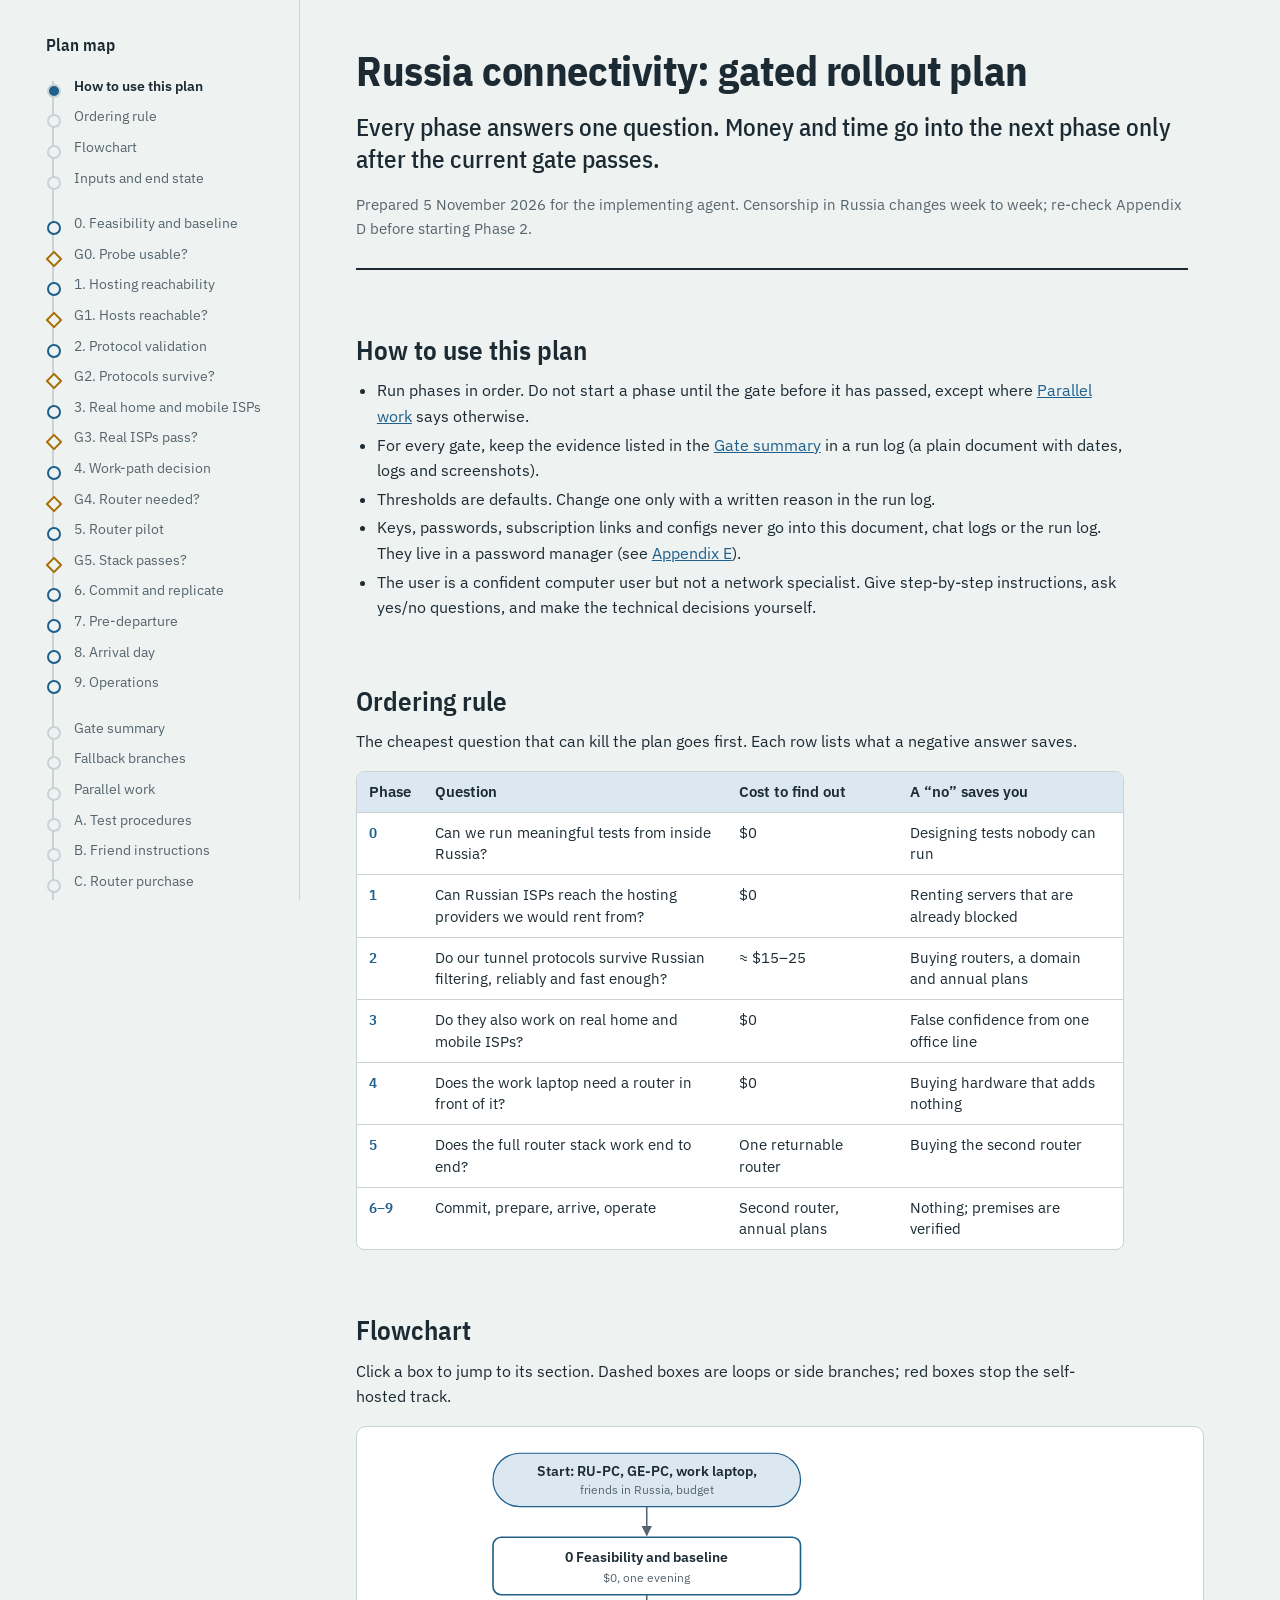
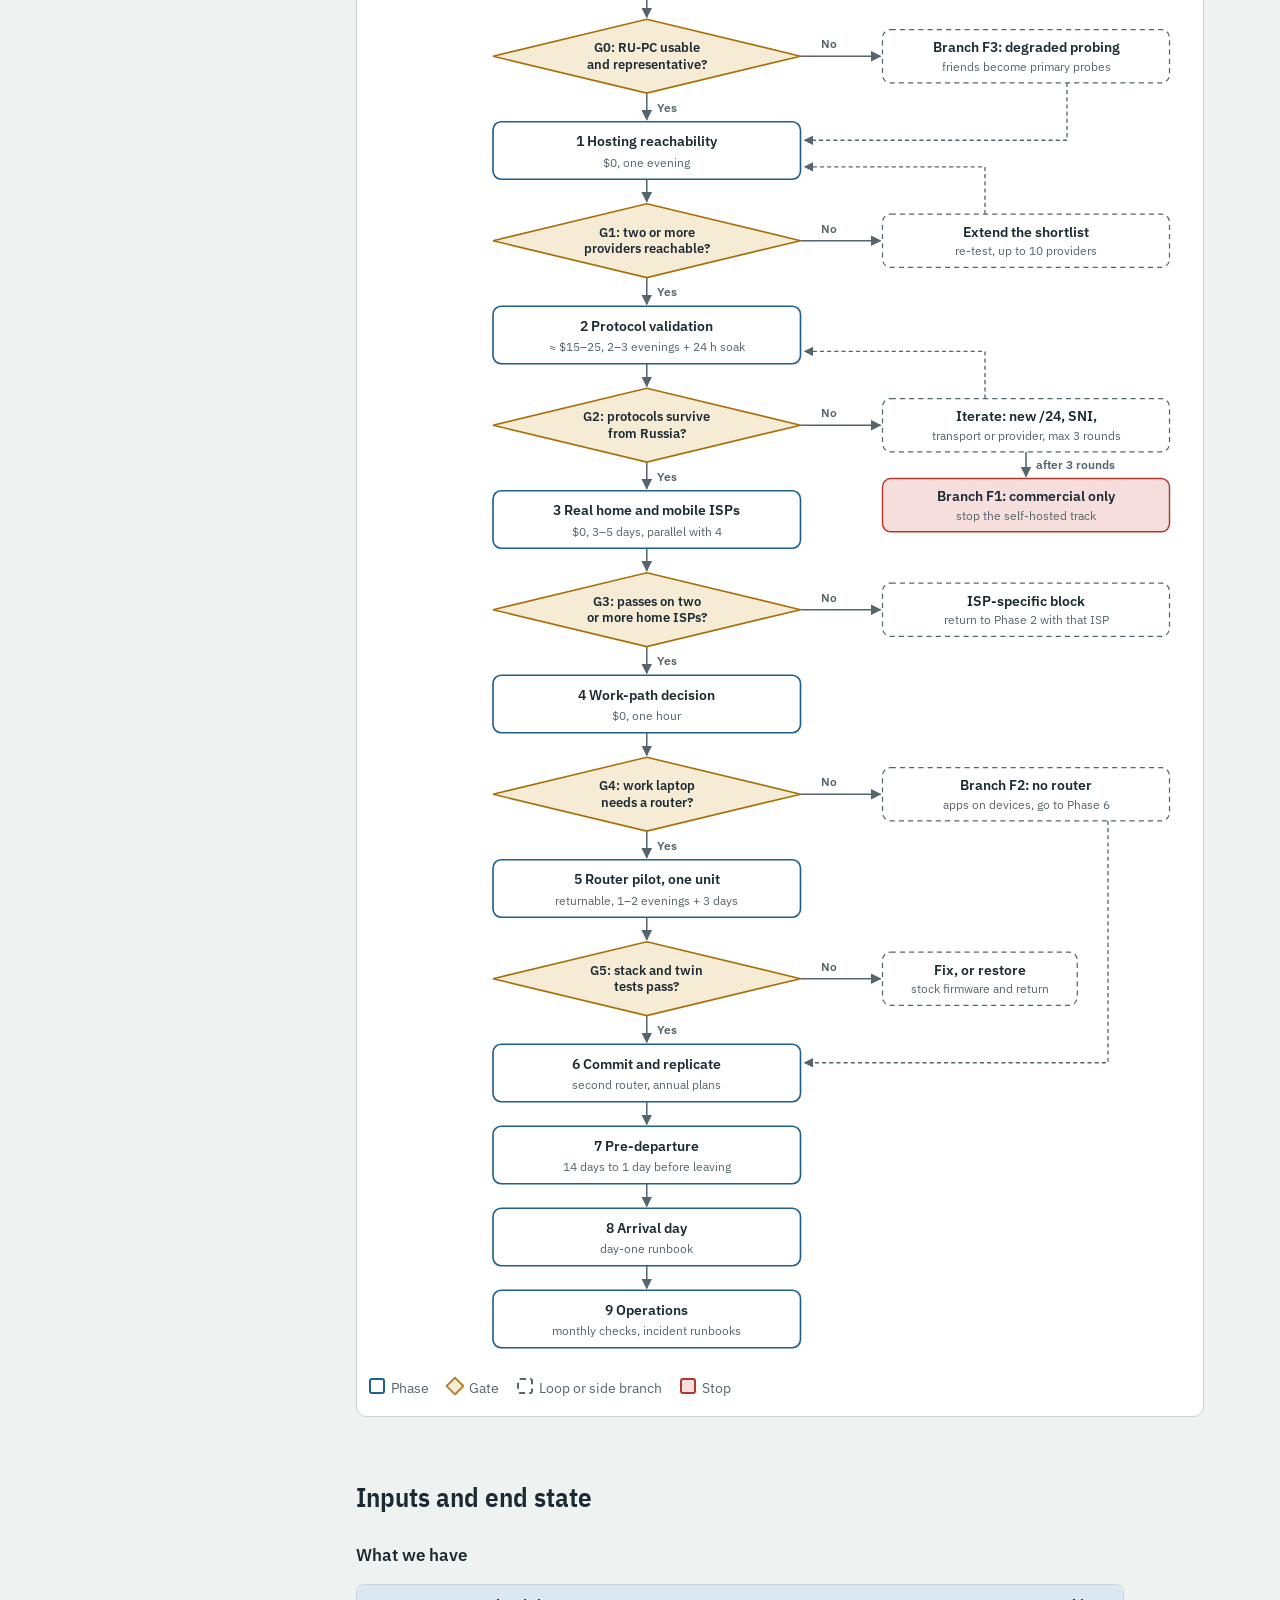
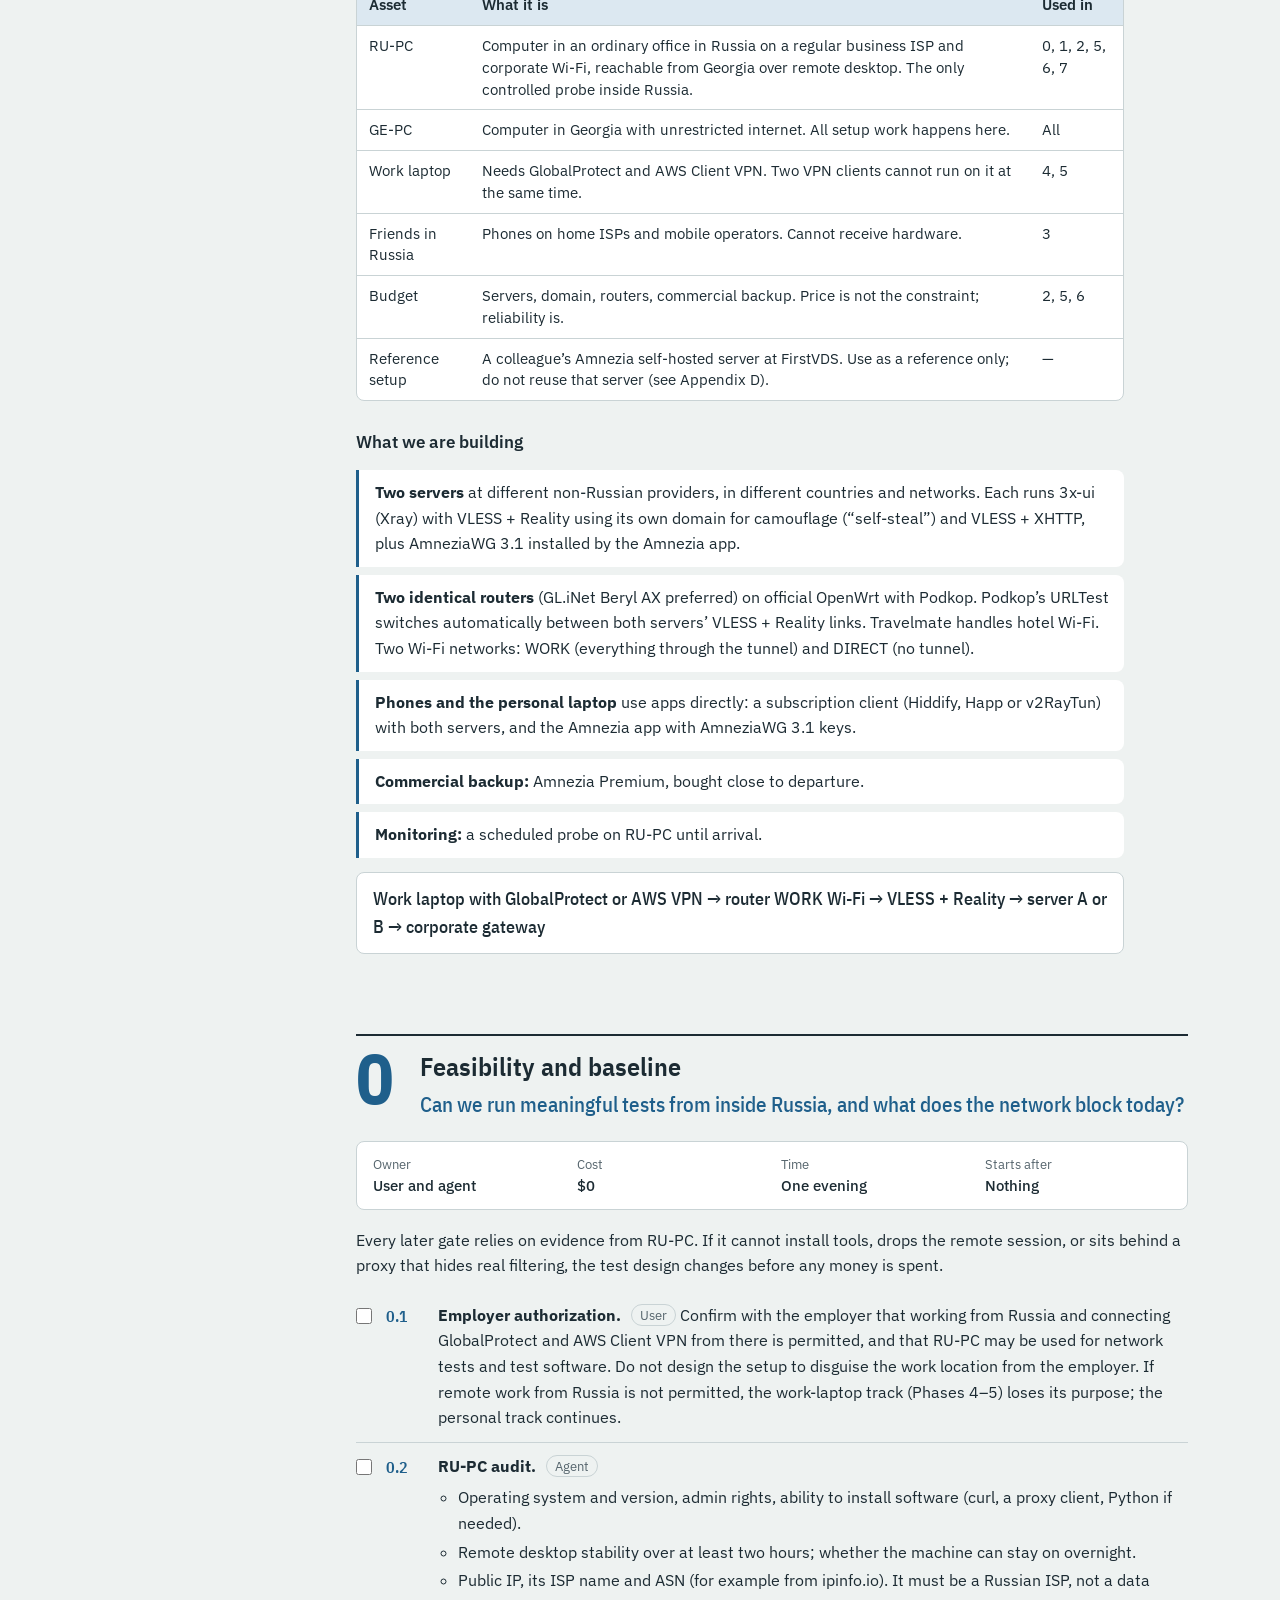
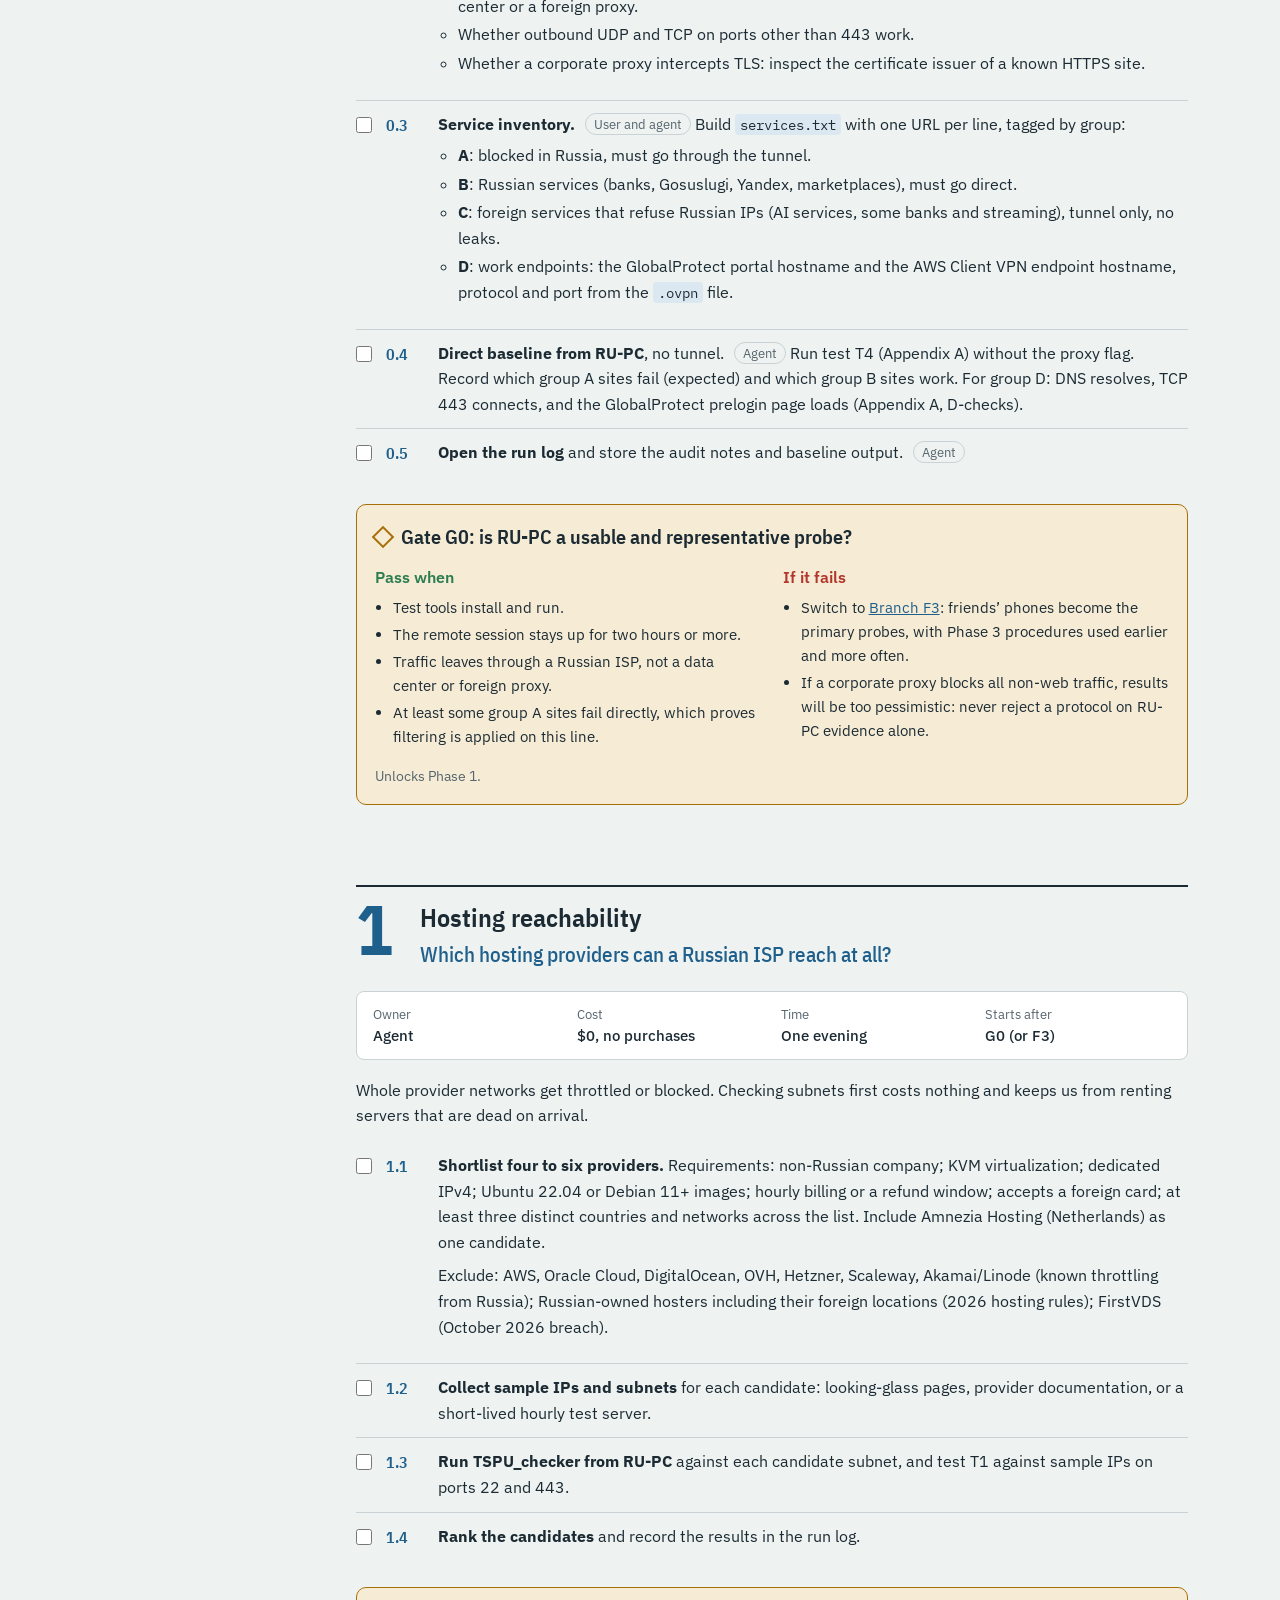
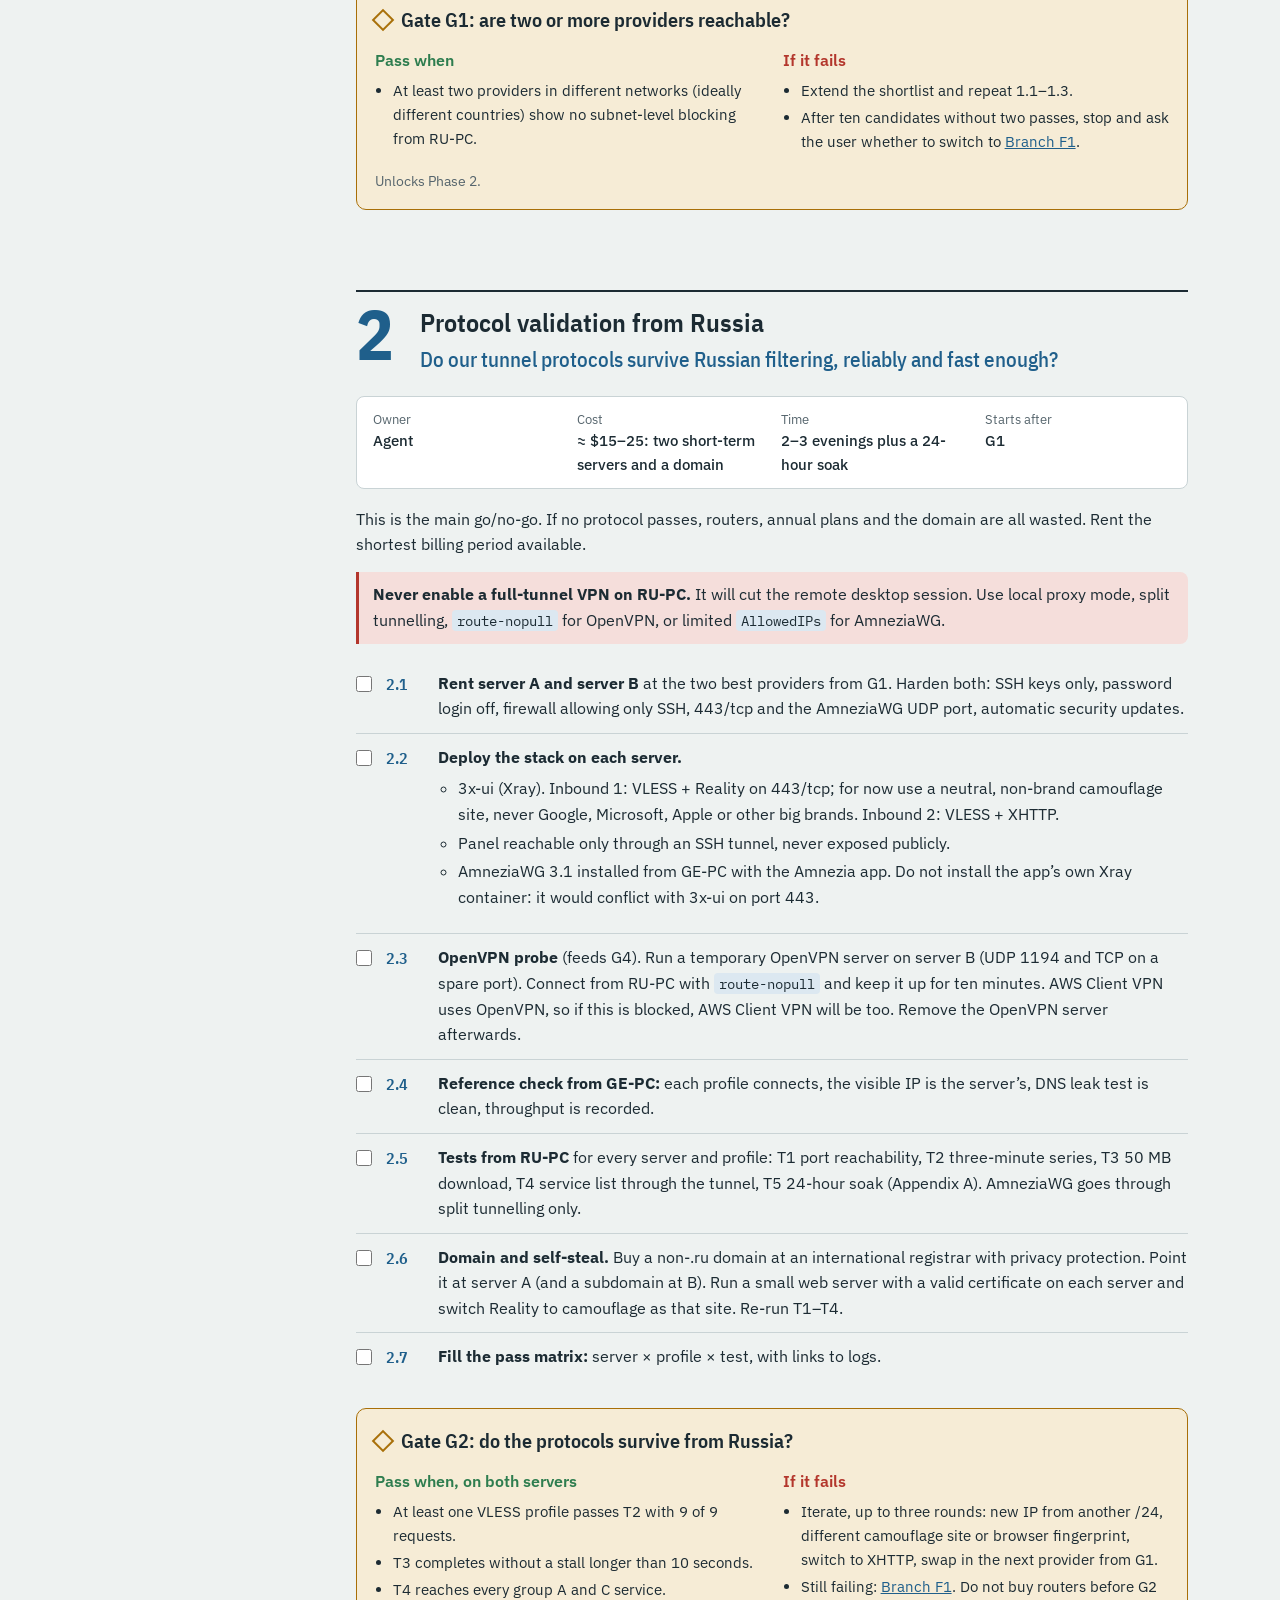
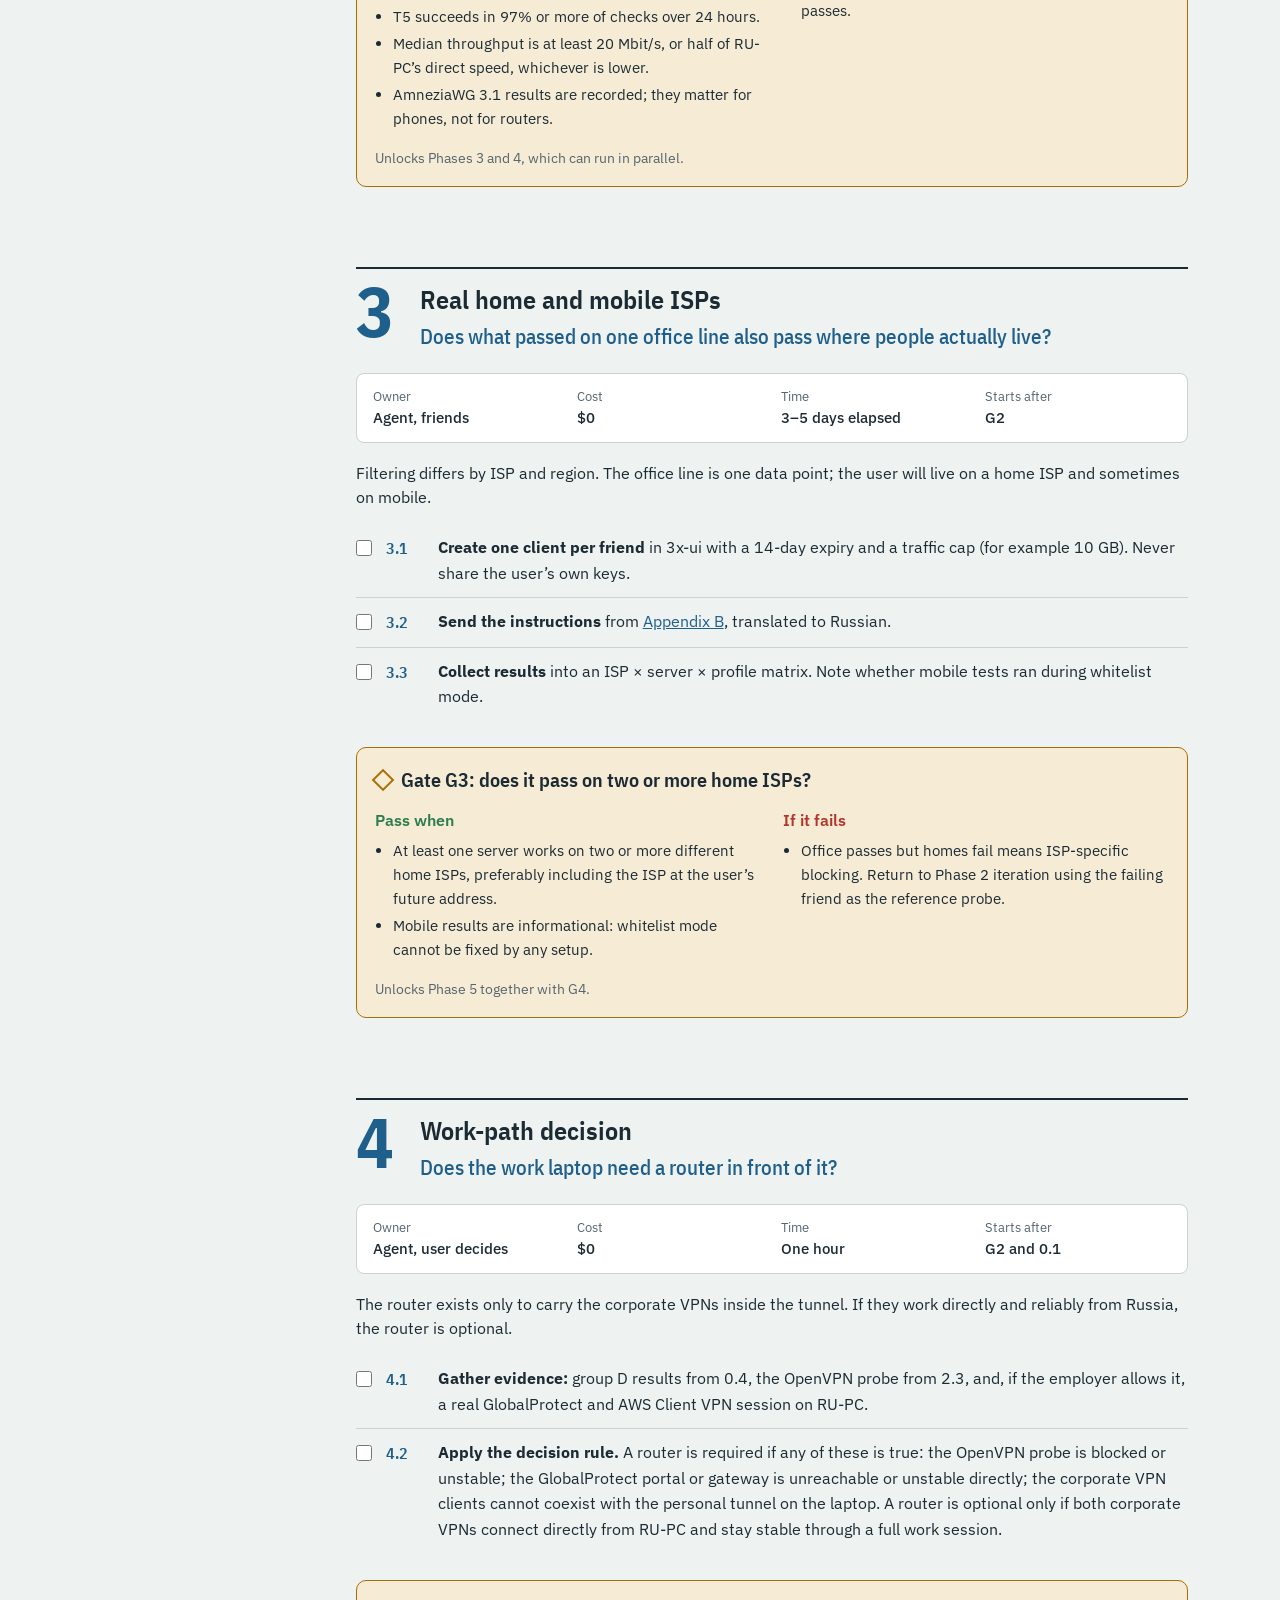
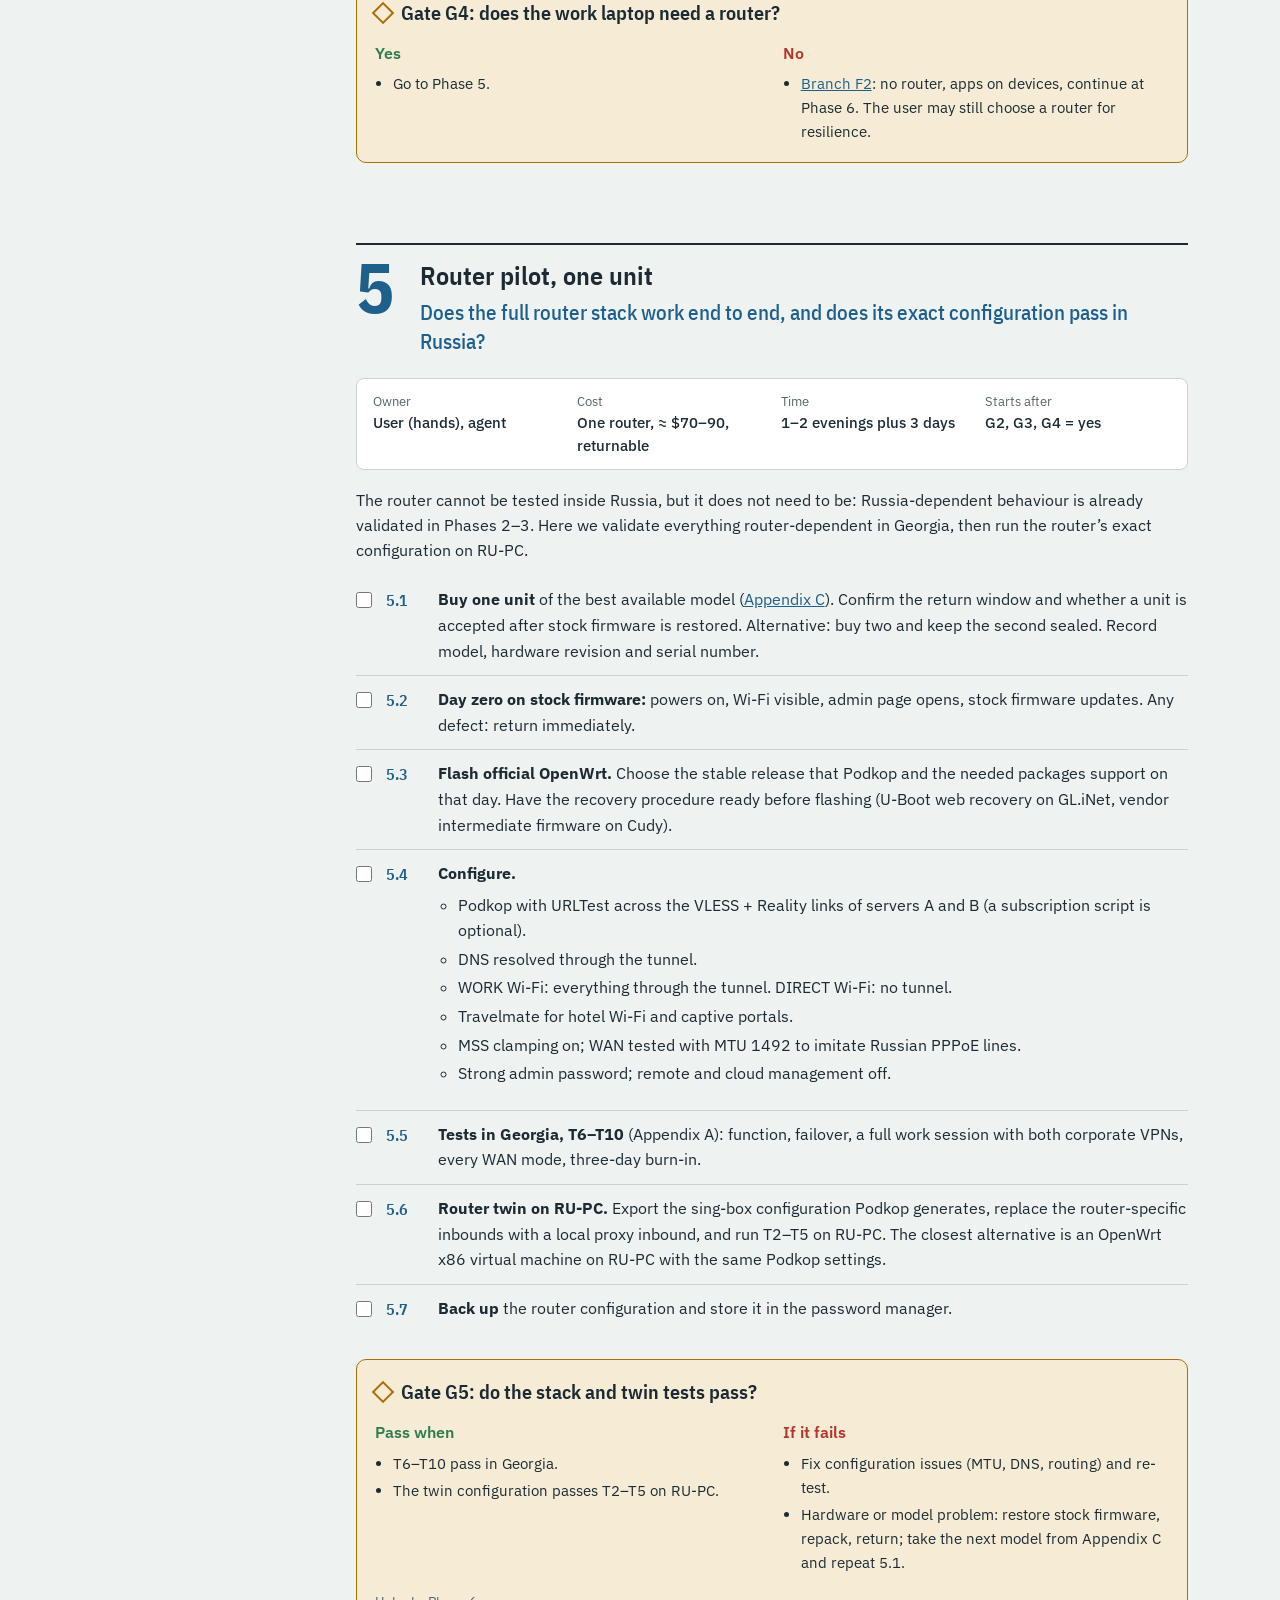
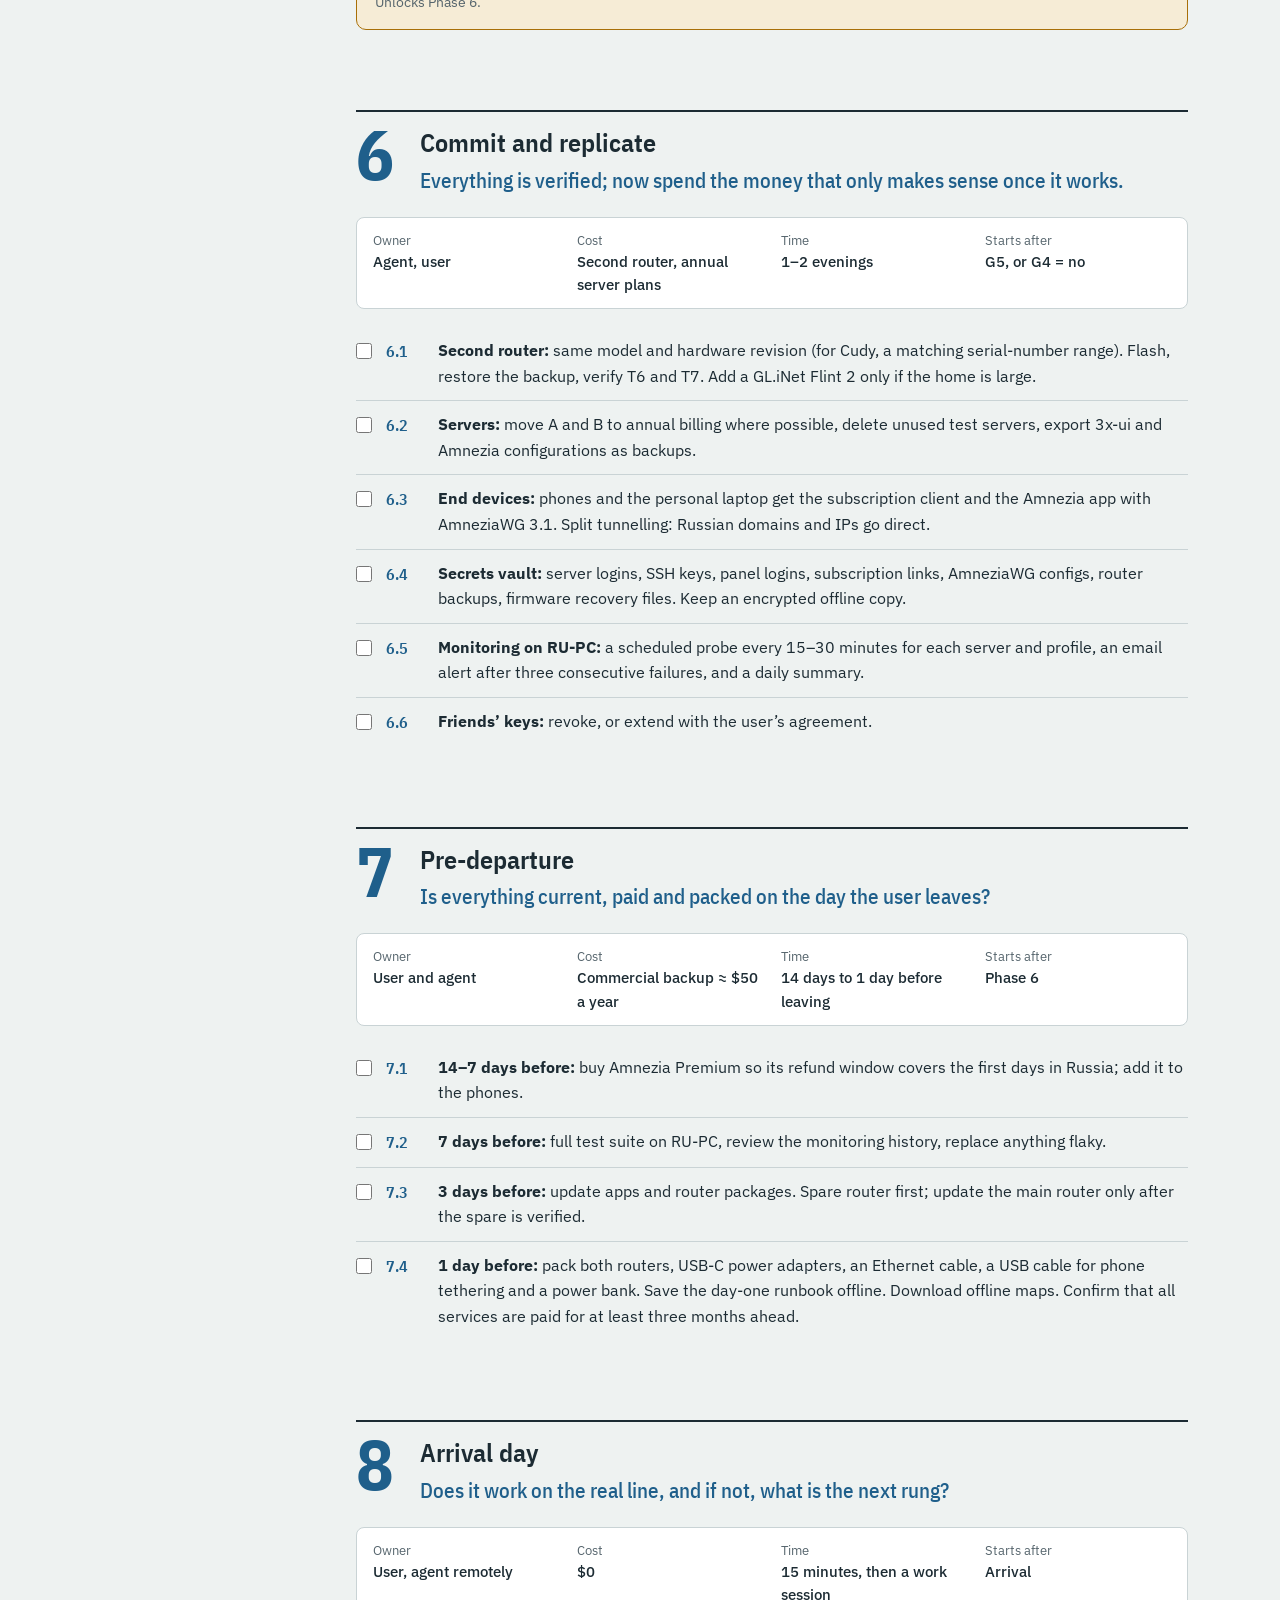
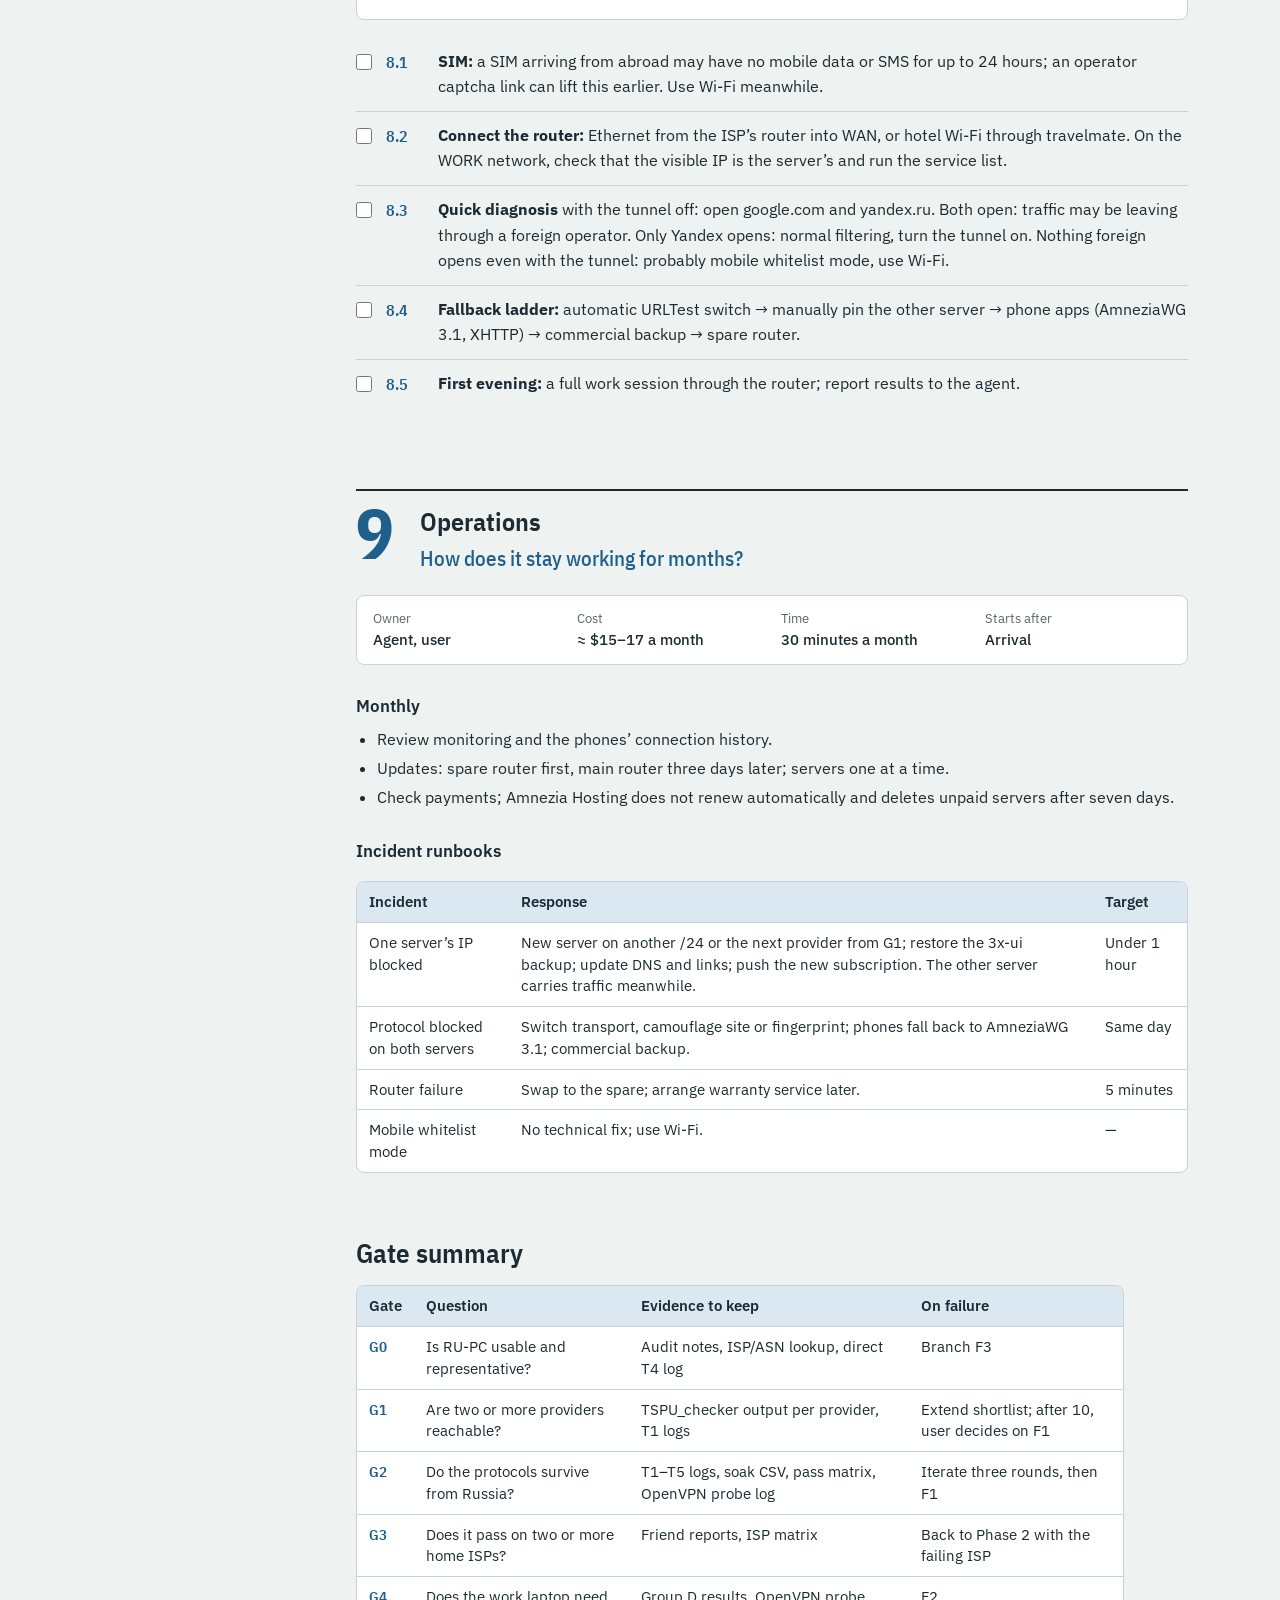
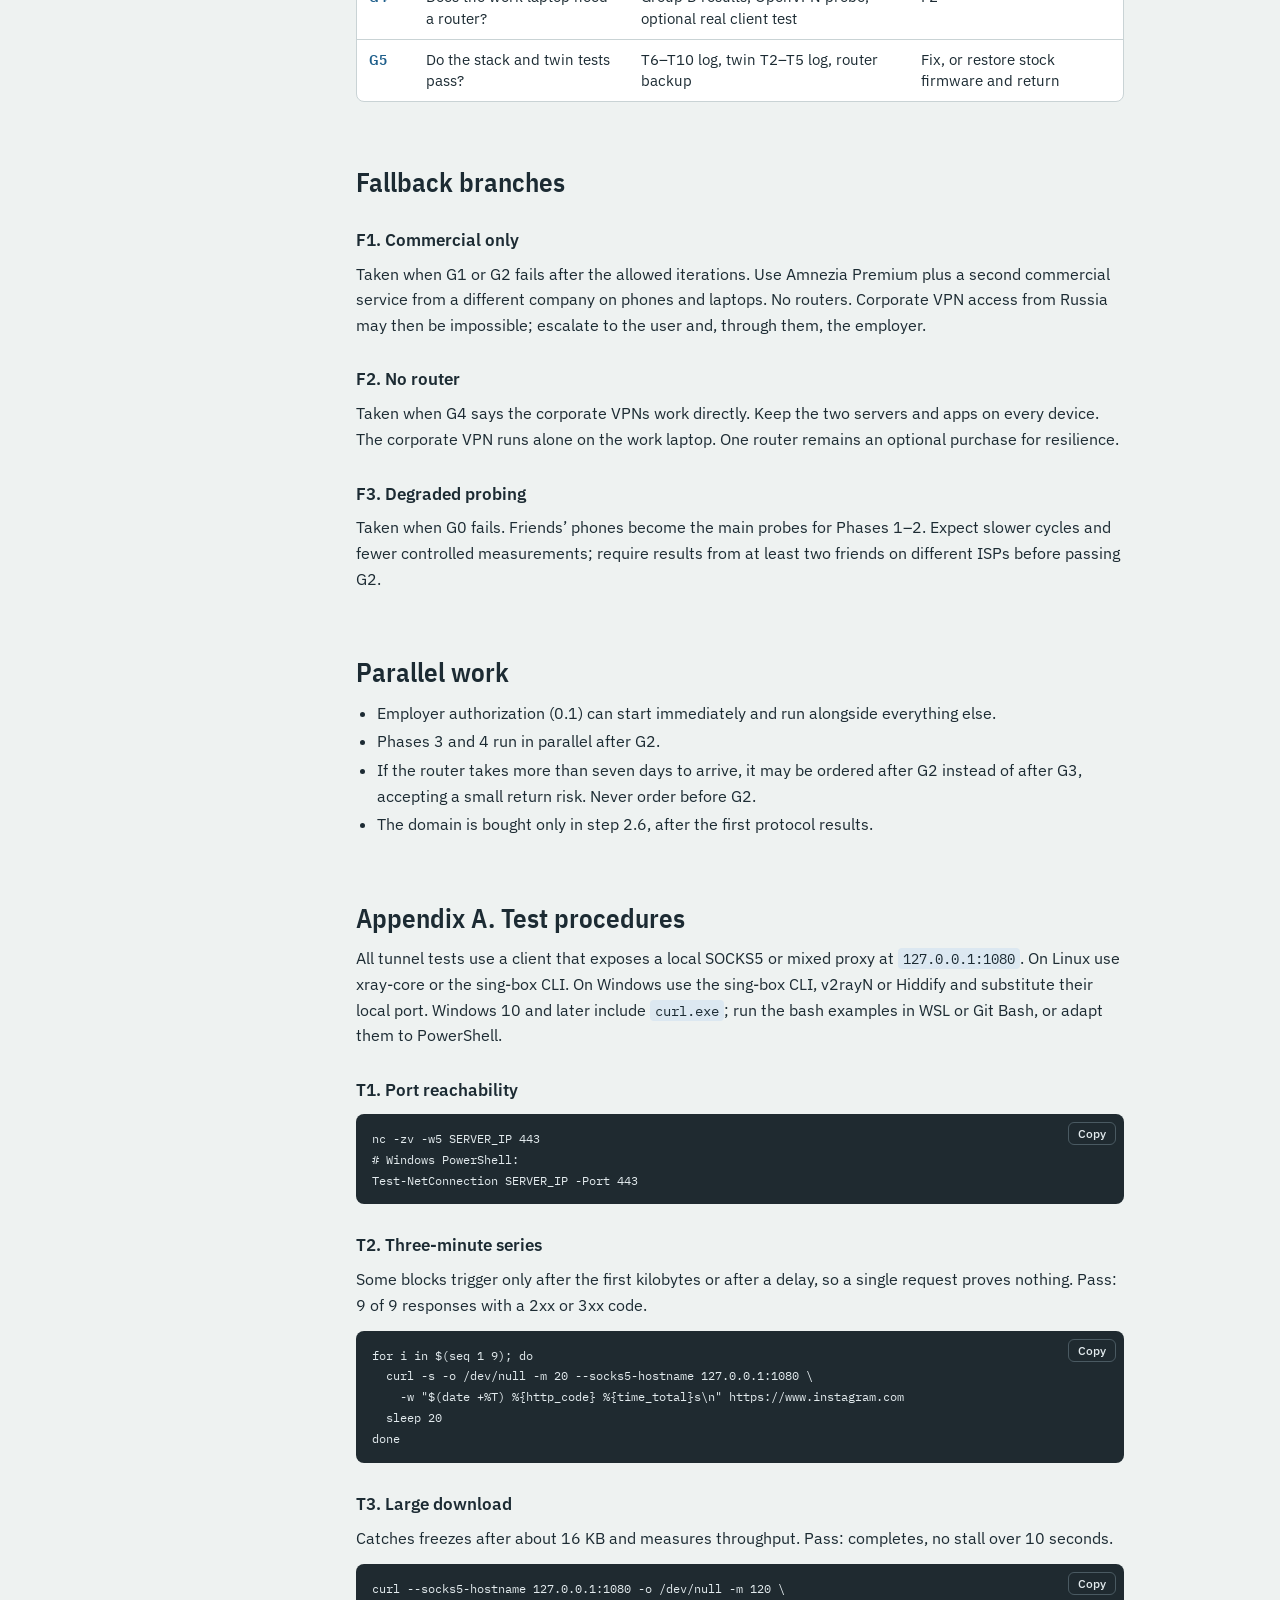
<file: docs/plan-v1-gated-rollout.html>
<!DOCTYPE html>
<html lang="en">
<head>
<meta charset="utf-8">
<meta name="viewport" content="width=device-width, initial-scale=1, viewport-fit=cover">
<title>Russia connectivity: gated rollout plan</title>
<link rel="preconnect" href="https://fonts.googleapis.com">
<link rel="preconnect" href="https://fonts.gstatic.com" crossorigin>
<link href="https://fonts.googleapis.com/css2?family=IBM+Plex+Mono:wght@400;500&family=IBM+Plex+Sans+Condensed:wght@500;600;700&family=IBM+Plex+Sans:ital,wght@0,400;0,500;0,600;1,400&display=swap" rel="stylesheet">
<style>
:root {
  color-scheme: light;
  --bg: #EEF2F1;
  --surface: #FFFFFF;
  --ink: #1C2B33;
  --muted: #56656D;
  --line: #C9D3D5;
  --signal: #1F5F8B;
  --signal-soft: #DCE8F1;
  --gate: #A86F08;
  --gate-soft: #F6ECD6;
  --pass: #2E7D4F;
  --pass-soft: #DDEFE3;
  --fail: #B3362C;
  --fail-soft: #F5DEDB;
  --code-bg: #1F2A30;
  --code-ink: #E3EBEE;
  --font-sans: "IBM Plex Sans", "Segoe UI", system-ui, -apple-system, Roboto, Arial, sans-serif;
  --font-cond: "IBM Plex Sans Condensed", "Arial Narrow", "Segoe UI", system-ui, sans-serif;
  --font-mono: "IBM Plex Mono", ui-monospace, "SFMono-Regular", Menlo, Consolas, monospace;
}
@media (prefers-color-scheme: dark) {
  :root:not([data-theme="light"]) {
    color-scheme: dark;
    --bg: #10171B; --surface: #172127; --ink: #DCE5E8; --muted: #93A3AA; --line: #2B3A41;
    --signal: #6FA8D6; --signal-soft: #1B2F3D; --gate: #E0A93A; --gate-soft: #33291A;
    --pass: #63B985; --pass-soft: #17301F; --fail: #E07468; --fail-soft: #3A1D1A;
    --code-bg: #0B1114; --code-ink: #D6E1E5;
  }
}
:root[data-theme="dark"] {
  color-scheme: dark;
  --bg: #10171B; --surface: #172127; --ink: #DCE5E8; --muted: #93A3AA; --line: #2B3A41;
  --signal: #6FA8D6; --signal-soft: #1B2F3D; --gate: #E0A93A; --gate-soft: #33291A;
  --pass: #63B985; --pass-soft: #17301F; --fail: #E07468; --fail-soft: #3A1D1A;
  --code-bg: #0B1114; --code-ink: #D6E1E5;
}
* { box-sizing: border-box; }
html { scroll-behavior: smooth; scroll-padding-top: 16px; }
@media (prefers-reduced-motion: reduce) { html { scroll-behavior: auto; } }
body { margin: 0; background: var(--bg); color: var(--ink); font-family: var(--font-sans); font-size: 16px; line-height: 1.6; }
a { color: var(--signal); }
a:focus-visible, button:focus-visible, input:focus-visible, summary:focus-visible { outline: 2px solid var(--signal); outline-offset: 2px; border-radius: 4px; }

.layout { display: grid; grid-template-columns: 280px minmax(0, 1fr); max-width: 1240px; margin: 0 auto; }
nav.track { position: sticky; top: 0; height: 100vh; overflow-y: auto; padding: 32px 18px 32px 26px; border-right: 1px solid var(--line); }
.navbox summary { display: none; cursor: pointer; font-weight: 600; padding: 4px 0 10px; }
.track-title { font-family: var(--font-cond); font-weight: 600; font-size: 1.05rem; margin: 0 0 14px; }
.track ol { list-style: none; margin: 0; padding: 0 0 0 20px; position: relative; }
.track ol::before { content: ""; position: absolute; left: 6px; top: 8px; bottom: 8px; width: 2px; background: var(--line); }
.track li { position: relative; }
.track li::before { content: ""; position: absolute; left: -19px; top: 11px; width: 10px; height: 10px; border-radius: 50%; background: var(--bg); border: 2px solid var(--signal); }
.track li.ng::before { border-radius: 1px; transform: rotate(45deg); border-color: var(--gate); width: 8px; height: 8px; left: -18px; top: 12px; }
.track li.aux::before { border-color: var(--line); }
.track li.current::before { background: var(--signal); }
.track li.ng.current::before { background: var(--gate); }
.track a { display: block; padding: 4px 8px; color: var(--muted); text-decoration: none; font-size: 14px; border-radius: 6px; line-height: 1.4; }
.track a:hover { color: var(--ink); background: var(--signal-soft); }
.track li.current > a { color: var(--ink); font-weight: 600; }
.track .sep { height: 12px; }
.track li.sep::before { display: none; }

main { padding: 48px 56px 96px; min-width: 0; }
.prose { max-width: 48rem; }
.hero { max-width: 52rem; padding-bottom: 28px; border-bottom: 2px solid var(--ink); }
h1 { font-family: var(--font-cond); font-weight: 700; font-size: 2.6rem; line-height: 1.08; margin: 0 0 18px; letter-spacing: -0.01em; }
.lede { font-family: var(--font-cond); font-weight: 500; font-size: 1.55rem; line-height: 1.3; margin: 0 0 18px; }
.status { color: var(--muted); font-size: 14.5px; margin: 0; }
h2 { font-family: var(--font-cond); font-weight: 600; font-size: 1.7rem; line-height: 1.2; margin: 64px 0 12px; }
h3 { font-size: 1.05rem; font-weight: 600; margin: 28px 0 8px; }
h4 { font-size: 0.98rem; font-weight: 600; margin: 0 0 6px; }
p { margin: 0 0 12px; }
ul, ol { margin: 0 0 12px; padding-left: 1.3rem; }
li { margin: 3px 0; }

.note, .warn { border-left: 3px solid var(--signal); background: var(--signal-soft); padding: 10px 14px; border-radius: 0 8px 8px 0; margin: 16px 0; }
.warn { border-left-color: var(--fail); background: var(--fail-soft); }
.note p:last-child, .warn p:last-child { margin-bottom: 0; }

.table-wrap { overflow-x: auto; margin: 16px 0 20px; border: 1px solid var(--line); border-radius: 8px; background: var(--surface); }
table { border-collapse: collapse; width: 100%; font-size: 14.5px; line-height: 1.5; }
th, td { text-align: left; vertical-align: top; padding: 9px 12px; border-bottom: 1px solid var(--line); }
tr:last-child td { border-bottom: 0; }
th { font-weight: 600; background: var(--signal-soft); white-space: nowrap; }
td.n { font-family: var(--font-cond); font-weight: 600; color: var(--signal); white-space: nowrap; }

.flow { overflow-x: auto; background: var(--surface); border: 1px solid var(--line); border-radius: 10px; padding: 16px 8px; margin: 16px 0; }
.flow svg { display: block; width: 100%; min-width: 640px; max-width: 820px; height: auto; margin: 0 auto; }
.flow-legend { display: flex; flex-wrap: wrap; gap: 18px; font-size: 13.5px; color: var(--muted); margin: 8px 4px 0; }
.flow-legend span::before { content: ""; display: inline-block; width: 12px; height: 12px; margin-right: 6px; vertical-align: -1px; border: 2px solid var(--signal); border-radius: 3px; }
.flow-legend .lg-gate::before { border-color: var(--gate); background: var(--gate-soft); transform: rotate(45deg) scale(.85); border-radius: 1px; }
.flow-legend .lg-side::before { border-color: var(--muted); border-style: dashed; }
.flow-legend .lg-stop::before { border-color: var(--fail); background: var(--fail-soft); }
svg text { font-family: var(--font-sans); fill: var(--ink); }
svg .t-title { font-size: 14px; font-weight: 600; }
svg .t-sub { font-size: 12px; fill: var(--muted); }
svg .t-gate { font-size: 12.5px; font-weight: 600; }
svg .t-lbl { font-size: 12px; fill: var(--muted); font-weight: 600; }
svg .n-phase rect { fill: var(--surface); stroke: var(--signal); stroke-width: 1.6; }
svg .n-start rect { fill: var(--signal-soft); stroke: var(--signal); stroke-width: 1.2; }
svg .n-gate polygon { fill: var(--gate-soft); stroke: var(--gate); stroke-width: 1.6; }
svg .n-side rect { fill: var(--surface); stroke: var(--muted); stroke-width: 1.2; stroke-dasharray: 5 4; }
svg .n-stop rect { fill: var(--fail-soft); stroke: var(--fail); stroke-width: 1.4; }
svg .wire { fill: none; stroke: var(--muted); stroke-width: 1.5; }
svg .wire-loop { fill: none; stroke: var(--muted); stroke-width: 1.3; stroke-dasharray: 4 3; }
svg .ah { fill: var(--muted); }
svg a:hover rect, svg a:hover polygon { stroke-width: 2.6; }

.phase { margin-top: 80px; padding-top: 10px; border-top: 2px solid var(--ink); max-width: 52rem; }
.phase-head { display: grid; grid-template-columns: auto 1fr; column-gap: 22px; align-items: start; }
.phase-num { font-family: var(--font-cond); font-weight: 700; font-size: 4.4rem; line-height: .9; color: var(--signal); min-width: 1.1ch; }
.phase-title { font-family: var(--font-cond); font-weight: 600; font-size: 1.6rem; line-height: 1.2; margin: 6px 0 0; }
.phase-q { font-family: var(--font-cond); font-weight: 500; font-size: 1.3rem; line-height: 1.35; margin: 8px 0 0; color: var(--signal); }
.meta { display: grid; grid-template-columns: repeat(4, minmax(0, 1fr)); gap: 12px 18px; margin: 22px 0 18px; padding: 12px 16px; background: var(--surface); border: 1px solid var(--line); border-radius: 8px; }
.meta div { min-width: 0; }
.meta dt { font-size: 12.5px; color: var(--muted); }
.meta dd { margin: 0; font-size: 14.5px; font-weight: 500; }
.why { font-size: 15.5px; }

ol.steps { list-style: none; padding: 0; margin: 14px 0 8px; }
ol.steps > li { display: grid; grid-template-columns: 20px 2.6em minmax(0, 1fr); column-gap: 10px; padding: 11px 0; border-bottom: 1px solid var(--line); margin: 0; }
ol.steps > li:last-child { border-bottom: 0; }
ol.steps input[type="checkbox"] { margin: 5px 0 0; width: 16px; height: 16px; accent-color: var(--pass); }
.sn { font-family: var(--font-cond); font-weight: 600; color: var(--signal); padding-top: 1px; }
ol.steps li.done .sbody { color: var(--muted); }
.sbody ul { margin-top: 6px; }
.who { display: inline-block; font-size: 12.5px; color: var(--muted); border: 1px solid var(--line); border-radius: 20px; padding: 0 8px; margin-left: 6px; vertical-align: 1px; }

.gate { margin: 26px 0 8px; border: 1.6px solid var(--gate); border-radius: 10px; background: var(--gate-soft); padding: 16px 18px 6px; }
.gate-title { display: flex; align-items: center; gap: 10px; font-family: var(--font-cond); font-weight: 600; font-size: 1.25rem; margin: 0 0 12px; }
.gate-title::before { content: ""; width: 12px; height: 12px; border: 2px solid var(--gate); transform: rotate(45deg); flex: none; }
.gate .cols { display: grid; grid-template-columns: 1fr 1fr; gap: 6px 22px; }
.gate .pass h4 { color: var(--pass); }
.gate .fail h4 { color: var(--fail); }
.gate ul { padding-left: 1.1rem; font-size: 15px; }
.unlocks { font-size: 14px; color: var(--muted); margin: 4px 0 10px; }

pre { position: relative; background: var(--code-bg); color: var(--code-ink); padding: 14px 16px; border-radius: 8px; overflow-x: auto; font-family: var(--font-mono); font-size: 13.5px; line-height: 1.55; margin: 10px 0 16px; }
code { font-family: var(--font-mono); font-size: .9em; }
p code, li code, td code, dd code { background: var(--signal-soft); padding: 1px 5px; border-radius: 4px; }
.copy { position: absolute; top: 8px; right: 8px; font: 500 12px var(--font-sans); background: transparent; color: var(--code-ink); border: 1px solid #4A5A62; border-radius: 6px; padding: 3px 9px; cursor: pointer; }
.copy:hover { background: rgba(255,255,255,.08); }

.arch { list-style: none; padding: 0; margin: 14px 0; }
.arch li { padding: 10px 0 10px 16px; border-left: 3px solid var(--signal); margin: 0 0 8px; background: var(--surface); border-radius: 0 8px 8px 0; padding-right: 14px; }
.path { font-family: var(--font-cond); font-size: 1.1rem; font-weight: 500; background: var(--surface); border: 1px solid var(--line); border-radius: 8px; padding: 12px 16px; margin: 14px 0; }

footer { margin-top: 80px; padding-top: 16px; border-top: 1px solid var(--line); color: var(--muted); font-size: 14px; max-width: 52rem; }

@media (max-width: 960px) {
  .layout { grid-template-columns: 1fr; }
  nav.track { position: static; height: auto; border-right: 0; border-bottom: 1px solid var(--line); padding: 16px 18px; background: var(--surface); }
  .navbox summary { display: block; }
  .track-title { display: none; }
  main { padding: 28px 18px 72px; }
  h1 { font-size: 2rem; }
  .lede { font-size: 1.3rem; }
  .meta { grid-template-columns: repeat(2, minmax(0, 1fr)); }
  .gate .cols { grid-template-columns: 1fr; }
  .phase-num { font-size: 3.4rem; }
}
@media print {
  nav.track, .copy { display: none; }
  .layout { grid-template-columns: 1fr; }
  body { background: #fff; }
  .phase { break-before: page; }
}
</style>
</head>
<body>
<div class="layout">

<nav class="track" aria-label="Plan map">
  <details class="navbox" id="navbox">
    <summary>Plan map</summary>
    <p class="track-title">Plan map</p>
    <ol>
      <li class="aux"><a href="#top">How to use this plan</a></li>
      <li class="aux"><a href="#order">Ordering rule</a></li>
      <li class="aux"><a href="#flow">Flowchart</a></li>
      <li class="aux"><a href="#inputs">Inputs and end state</a></li>
      <li class="sep" aria-hidden="true"></li>
      <li><a href="#p0">0. Feasibility and baseline</a></li>
      <li class="ng"><a href="#g0">G0. Probe usable?</a></li>
      <li><a href="#p1">1. Hosting reachability</a></li>
      <li class="ng"><a href="#g1">G1. Hosts reachable?</a></li>
      <li><a href="#p2">2. Protocol validation</a></li>
      <li class="ng"><a href="#g2">G2. Protocols survive?</a></li>
      <li><a href="#p3">3. Real home and mobile ISPs</a></li>
      <li class="ng"><a href="#g3">G3. Real ISPs pass?</a></li>
      <li><a href="#p4">4. Work-path decision</a></li>
      <li class="ng"><a href="#g4">G4. Router needed?</a></li>
      <li><a href="#p5">5. Router pilot</a></li>
      <li class="ng"><a href="#g5">G5. Stack passes?</a></li>
      <li><a href="#p6">6. Commit and replicate</a></li>
      <li><a href="#p7">7. Pre-departure</a></li>
      <li><a href="#p8">8. Arrival day</a></li>
      <li><a href="#p9">9. Operations</a></li>
      <li class="sep" aria-hidden="true"></li>
      <li class="aux"><a href="#gates">Gate summary</a></li>
      <li class="aux"><a href="#branches">Fallback branches</a></li>
      <li class="aux"><a href="#parallel">Parallel work</a></li>
      <li class="aux"><a href="#a-tests">A. Test procedures</a></li>
      <li class="aux"><a href="#b-friends">B. Friend instructions</a></li>
      <li class="aux"><a href="#c-routers">C. Router purchase</a></li>
      <li class="aux"><a href="#d-facts">D. Known constraints</a></li>
      <li class="aux"><a href="#e-security">E. Security rules</a></li>
    </ol>
  </details>
</nav>

<main>

<header class="hero" id="top">
  <h1>Russia connectivity: gated rollout plan</h1>
  <p class="lede">Every phase answers one question. Money and time go into the next phase only after the current gate passes.</p>
  <p class="status">Prepared 5 November 2026 for the implementing agent. Censorship in Russia changes week to week; re-check Appendix D before starting Phase 2.</p>
</header>

<section class="prose">
  <h2 id="use">How to use this plan</h2>
  <ul>
    <li>Run phases in order. Do not start a phase until the gate before it has passed, except where <a href="#parallel">Parallel work</a> says otherwise.</li>
    <li>For every gate, keep the evidence listed in the <a href="#gates">Gate summary</a> in a run log (a plain document with dates, logs and screenshots).</li>
    <li>Thresholds are defaults. Change one only with a written reason in the run log.</li>
    <li>Keys, passwords, subscription links and configs never go into this document, chat logs or the run log. They live in a password manager (see <a href="#e-security">Appendix E</a>).</li>
    <li>The user is a confident computer user but not a network specialist. Give step-by-step instructions, ask yes/no questions, and make the technical decisions yourself.</li>
  </ul>

  <h2 id="order">Ordering rule</h2>
  <p>The cheapest question that can kill the plan goes first. Each row lists what a negative answer saves.</p>
  <div class="table-wrap">
    <table>
      <thead><tr><th>Phase</th><th>Question</th><th>Cost to find out</th><th>A “no” saves you</th></tr></thead>
      <tbody>
        <tr><td class="n">0</td><td>Can we run meaningful tests from inside Russia?</td><td>$0</td><td>Designing tests nobody can run</td></tr>
        <tr><td class="n">1</td><td>Can Russian ISPs reach the hosting providers we would rent from?</td><td>$0</td><td>Renting servers that are already blocked</td></tr>
        <tr><td class="n">2</td><td>Do our tunnel protocols survive Russian filtering, reliably and fast enough?</td><td>≈ $15–25</td><td>Buying routers, a domain and annual plans</td></tr>
        <tr><td class="n">3</td><td>Do they also work on real home and mobile ISPs?</td><td>$0</td><td>False confidence from one office line</td></tr>
        <tr><td class="n">4</td><td>Does the work laptop need a router in front of it?</td><td>$0</td><td>Buying hardware that adds nothing</td></tr>
        <tr><td class="n">5</td><td>Does the full router stack work end to end?</td><td>One returnable router</td><td>Buying the second router</td></tr>
        <tr><td class="n">6–9</td><td>Commit, prepare, arrive, operate</td><td>Second router, annual plans</td><td>Nothing; premises are verified</td></tr>
      </tbody>
    </table>
  </div>
</section>

<section id="flow">
  <h2>Flowchart</h2>
  <p class="prose">Click a box to jump to its section. Dashed boxes are loops or side branches; red boxes stop the self-hosted track.</p>
  <div class="flow">
    <svg viewBox="0 0 800 1490" role="img" aria-labelledby="flowTitle">
      <title id="flowTitle">Gated rollout flowchart: phases 0 to 9 with gates G0 to G5 and fallback branches</title>
      <defs>
        <marker id="ah" viewBox="0 0 10 10" refX="9" refY="5" markerWidth="7" markerHeight="7" orient="auto-start-reverse">
          <path d="M0 0 L10 5 L0 10 z" class="ah"/>
        </marker>
      </defs>

      <!-- main spine wires -->
      <path class="wire" d="M270 62 V90" marker-end="url(#ah)"/>
      <path class="wire" d="M270 148 V170" marker-end="url(#ah)"/>
      <path class="wire" d="M270 244 V270" marker-end="url(#ah)"/>
      <path class="wire" d="M270 328 V350" marker-end="url(#ah)"/>
      <path class="wire" d="M270 424 V450" marker-end="url(#ah)"/>
      <path class="wire" d="M270 508 V530" marker-end="url(#ah)"/>
      <path class="wire" d="M270 604 V630" marker-end="url(#ah)"/>
      <path class="wire" d="M270 688 V710" marker-end="url(#ah)"/>
      <path class="wire" d="M270 784 V810" marker-end="url(#ah)"/>
      <path class="wire" d="M270 868 V890" marker-end="url(#ah)"/>
      <path class="wire" d="M270 964 V990" marker-end="url(#ah)"/>
      <path class="wire" d="M270 1048 V1070" marker-end="url(#ah)"/>
      <path class="wire" d="M270 1144 V1170" marker-end="url(#ah)"/>
      <path class="wire" d="M270 1228 V1250" marker-end="url(#ah)"/>
      <path class="wire" d="M270 1308 V1330" marker-end="url(#ah)"/>
      <path class="wire" d="M270 1388 V1410" marker-end="url(#ah)"/>

      <!-- yes labels -->
      <text class="t-lbl" x="280" y="262">Yes</text>
      <text class="t-lbl" x="280" y="442">Yes</text>
      <text class="t-lbl" x="280" y="622">Yes</text>
      <text class="t-lbl" x="280" y="802">Yes</text>
      <text class="t-lbl" x="280" y="982">Yes</text>
      <text class="t-lbl" x="280" y="1162">Yes</text>

      <!-- side wires -->
      <path class="wire" d="M420 208 H498" marker-end="url(#ah)"/>
      <text class="t-lbl" x="440" y="200">No</text>
      <path class="wire-loop" d="M680 234 V290 H424" marker-end="url(#ah)"/>

      <path class="wire" d="M420 388 H498" marker-end="url(#ah)"/>
      <text class="t-lbl" x="440" y="380">No</text>
      <path class="wire-loop" d="M600 362 V316 H424" marker-end="url(#ah)"/>

      <path class="wire" d="M420 568 H498" marker-end="url(#ah)"/>
      <text class="t-lbl" x="440" y="560">No</text>
      <path class="wire-loop" d="M600 542 V496 H424" marker-end="url(#ah)"/>
      <path class="wire" d="M640 594 V618" marker-end="url(#ah)"/>
      <text class="t-lbl" x="650" y="611">after 3 rounds</text>

      <path class="wire" d="M420 748 H498" marker-end="url(#ah)"/>
      <text class="t-lbl" x="440" y="740">No</text>

      <path class="wire" d="M420 928 H498" marker-end="url(#ah)"/>
      <text class="t-lbl" x="440" y="920">No</text>
      <path class="wire-loop" d="M720 954 V1190 H424" marker-end="url(#ah)"/>

      <path class="wire" d="M420 1108 H498" marker-end="url(#ah)"/>
      <text class="t-lbl" x="440" y="1100">No</text>

      <!-- nodes: main column -->
      <a href="#inputs"><g class="n-start"><rect x="120" y="10" width="300" height="52" rx="26"/>
        <text class="t-title" x="270" y="32" text-anchor="middle">Start: RU-PC, GE-PC, work laptop,</text>
        <text class="t-sub" x="270" y="50" text-anchor="middle">friends in Russia, budget</text></g></a>

      <a href="#p0"><g class="n-phase"><rect x="120" y="92" width="300" height="56" rx="8"/>
        <text class="t-title" x="270" y="116" text-anchor="middle">0  Feasibility and baseline</text>
        <text class="t-sub" x="270" y="136" text-anchor="middle">$0, one evening</text></g></a>

      <a href="#g0"><g class="n-gate"><polygon points="270,172 420,208 270,244 120,208"/>
        <text class="t-gate" x="270" y="204" text-anchor="middle">G0: RU-PC usable</text>
        <text class="t-gate" x="270" y="220" text-anchor="middle">and representative?</text></g></a>

      <a href="#p1"><g class="n-phase"><rect x="120" y="272" width="300" height="56" rx="8"/>
        <text class="t-title" x="270" y="296" text-anchor="middle">1  Hosting reachability</text>
        <text class="t-sub" x="270" y="316" text-anchor="middle">$0, one evening</text></g></a>

      <a href="#g1"><g class="n-gate"><polygon points="270,352 420,388 270,424 120,388"/>
        <text class="t-gate" x="270" y="384" text-anchor="middle">G1: two or more</text>
        <text class="t-gate" x="270" y="400" text-anchor="middle">providers reachable?</text></g></a>

      <a href="#p2"><g class="n-phase"><rect x="120" y="452" width="300" height="56" rx="8"/>
        <text class="t-title" x="270" y="476" text-anchor="middle">2  Protocol validation</text>
        <text class="t-sub" x="270" y="496" text-anchor="middle">≈ $15–25, 2–3 evenings + 24 h soak</text></g></a>

      <a href="#g2"><g class="n-gate"><polygon points="270,532 420,568 270,604 120,568"/>
        <text class="t-gate" x="270" y="564" text-anchor="middle">G2: protocols survive</text>
        <text class="t-gate" x="270" y="580" text-anchor="middle">from Russia?</text></g></a>

      <a href="#p3"><g class="n-phase"><rect x="120" y="632" width="300" height="56" rx="8"/>
        <text class="t-title" x="270" y="656" text-anchor="middle">3  Real home and mobile ISPs</text>
        <text class="t-sub" x="270" y="676" text-anchor="middle">$0, 3–5 days, parallel with 4</text></g></a>

      <a href="#g3"><g class="n-gate"><polygon points="270,712 420,748 270,784 120,748"/>
        <text class="t-gate" x="270" y="744" text-anchor="middle">G3: passes on two</text>
        <text class="t-gate" x="270" y="760" text-anchor="middle">or more home ISPs?</text></g></a>

      <a href="#p4"><g class="n-phase"><rect x="120" y="812" width="300" height="56" rx="8"/>
        <text class="t-title" x="270" y="836" text-anchor="middle">4  Work-path decision</text>
        <text class="t-sub" x="270" y="856" text-anchor="middle">$0, one hour</text></g></a>

      <a href="#g4"><g class="n-gate"><polygon points="270,892 420,928 270,964 120,928"/>
        <text class="t-gate" x="270" y="924" text-anchor="middle">G4: work laptop</text>
        <text class="t-gate" x="270" y="940" text-anchor="middle">needs a router?</text></g></a>

      <a href="#p5"><g class="n-phase"><rect x="120" y="992" width="300" height="56" rx="8"/>
        <text class="t-title" x="270" y="1016" text-anchor="middle">5  Router pilot, one unit</text>
        <text class="t-sub" x="270" y="1036" text-anchor="middle">returnable, 1–2 evenings + 3 days</text></g></a>

      <a href="#g5"><g class="n-gate"><polygon points="270,1072 420,1108 270,1144 120,1108"/>
        <text class="t-gate" x="270" y="1104" text-anchor="middle">G5: stack and twin</text>
        <text class="t-gate" x="270" y="1120" text-anchor="middle">tests pass?</text></g></a>

      <a href="#p6"><g class="n-phase"><rect x="120" y="1172" width="300" height="56" rx="8"/>
        <text class="t-title" x="270" y="1196" text-anchor="middle">6  Commit and replicate</text>
        <text class="t-sub" x="270" y="1216" text-anchor="middle">second router, annual plans</text></g></a>

      <a href="#p7"><g class="n-phase"><rect x="120" y="1252" width="300" height="56" rx="8"/>
        <text class="t-title" x="270" y="1276" text-anchor="middle">7  Pre-departure</text>
        <text class="t-sub" x="270" y="1296" text-anchor="middle">14 days to 1 day before leaving</text></g></a>

      <a href="#p8"><g class="n-phase"><rect x="120" y="1332" width="300" height="56" rx="8"/>
        <text class="t-title" x="270" y="1356" text-anchor="middle">8  Arrival day</text>
        <text class="t-sub" x="270" y="1376" text-anchor="middle">day-one runbook</text></g></a>

      <a href="#p9"><g class="n-phase"><rect x="120" y="1412" width="300" height="56" rx="8"/>
        <text class="t-title" x="270" y="1436" text-anchor="middle">9  Operations</text>
        <text class="t-sub" x="270" y="1456" text-anchor="middle">monthly checks, incident runbooks</text></g></a>

      <!-- nodes: side column -->
      <a href="#branches"><g class="n-side"><rect x="500" y="182" width="280" height="52" rx="8"/>
        <text class="t-title" x="640" y="204" text-anchor="middle">Branch F3: degraded probing</text>
        <text class="t-sub" x="640" y="222" text-anchor="middle">friends become primary probes</text></g></a>

      <a href="#g1"><g class="n-side"><rect x="500" y="362" width="280" height="52" rx="8"/>
        <text class="t-title" x="640" y="384" text-anchor="middle">Extend the shortlist</text>
        <text class="t-sub" x="640" y="402" text-anchor="middle">re-test, up to 10 providers</text></g></a>

      <a href="#g2"><g class="n-side"><rect x="500" y="542" width="280" height="52" rx="8"/>
        <text class="t-title" x="640" y="564" text-anchor="middle">Iterate: new /24, SNI,</text>
        <text class="t-sub" x="640" y="582" text-anchor="middle">transport or provider, max 3 rounds</text></g></a>

      <a href="#branches"><g class="n-stop"><rect x="500" y="620" width="280" height="52" rx="8"/>
        <text class="t-title" x="640" y="642" text-anchor="middle">Branch F1: commercial only</text>
        <text class="t-sub" x="640" y="660" text-anchor="middle">stop the self-hosted track</text></g></a>

      <a href="#g3"><g class="n-side"><rect x="500" y="722" width="280" height="52" rx="8"/>
        <text class="t-title" x="640" y="744" text-anchor="middle">ISP-specific block</text>
        <text class="t-sub" x="640" y="762" text-anchor="middle">return to Phase 2 with that ISP</text></g></a>

      <a href="#branches"><g class="n-side"><rect x="500" y="902" width="280" height="52" rx="8"/>
        <text class="t-title" x="640" y="924" text-anchor="middle">Branch F2: no router</text>
        <text class="t-sub" x="640" y="942" text-anchor="middle">apps on devices, go to Phase 6</text></g></a>

      <a href="#g5"><g class="n-side"><rect x="500" y="1082" width="190" height="52" rx="8"/>
        <text class="t-title" x="595" y="1104" text-anchor="middle">Fix, or restore</text>
        <text class="t-sub" x="595" y="1122" text-anchor="middle">stock firmware and return</text></g></a>
    </svg>
    <div class="flow-legend" aria-hidden="true">
      <span>Phase</span><span class="lg-gate">Gate</span><span class="lg-side">Loop or side branch</span><span class="lg-stop">Stop</span>
    </div>
  </div>
</section>

<section class="prose" id="inputs">
  <h2>Inputs and end state</h2>
  <h3>What we have</h3>
  <div class="table-wrap">
    <table>
      <thead><tr><th>Asset</th><th>What it is</th><th>Used in</th></tr></thead>
      <tbody>
        <tr><td>RU-PC</td><td>Computer in an ordinary office in Russia on a regular business ISP and corporate Wi-Fi, reachable from Georgia over remote desktop. The only controlled probe inside Russia.</td><td>0, 1, 2, 5, 6, 7</td></tr>
        <tr><td>GE-PC</td><td>Computer in Georgia with unrestricted internet. All setup work happens here.</td><td>All</td></tr>
        <tr><td>Work laptop</td><td>Needs GlobalProtect and AWS Client VPN. Two VPN clients cannot run on it at the same time.</td><td>4, 5</td></tr>
        <tr><td>Friends in Russia</td><td>Phones on home ISPs and mobile operators. Cannot receive hardware.</td><td>3</td></tr>
        <tr><td>Budget</td><td>Servers, domain, routers, commercial backup. Price is not the constraint; reliability is.</td><td>2, 5, 6</td></tr>
        <tr><td>Reference setup</td><td>A colleague’s Amnezia self-hosted server at FirstVDS. Use as a reference only; do not reuse that server (see Appendix D).</td><td>—</td></tr>
      </tbody>
    </table>
  </div>

  <h3>What we are building</h3>
  <ul class="arch">
    <li><strong>Two servers</strong> at different non-Russian providers, in different countries and networks. Each runs 3x-ui (Xray) with VLESS + Reality using its own domain for camouflage (“self-steal”) and VLESS + XHTTP, plus AmneziaWG 3.1 installed by the Amnezia app.</li>
    <li><strong>Two identical routers</strong> (GL.iNet Beryl AX preferred) on official OpenWrt with Podkop. Podkop’s URLTest switches automatically between both servers’ VLESS + Reality links. Travelmate handles hotel Wi-Fi. Two Wi-Fi networks: WORK (everything through the tunnel) and DIRECT (no tunnel).</li>
    <li><strong>Phones and the personal laptop</strong> use apps directly: a subscription client (Hiddify, Happ or v2RayTun) with both servers, and the Amnezia app with AmneziaWG 3.1 keys.</li>
    <li><strong>Commercial backup:</strong> Amnezia Premium, bought close to departure.</li>
    <li><strong>Monitoring:</strong> a scheduled probe on RU-PC until arrival.</li>
  </ul>
  <p class="path">Work laptop with GlobalProtect or AWS VPN → router WORK Wi-Fi → VLESS + Reality → server A or B → corporate gateway</p>
</section>

<!-- PHASE 0 -->
<section class="phase" id="p0">
  <div class="phase-head">
    <div class="phase-num">0</div>
    <div>
      <h2 class="phase-title">Feasibility and baseline</h2>
      <p class="phase-q">Can we run meaningful tests from inside Russia, and what does the network block today?</p>
    </div>
  </div>
  <dl class="meta">
    <div><dt>Owner</dt><dd>User and agent</dd></div>
    <div><dt>Cost</dt><dd>$0</dd></div>
    <div><dt>Time</dt><dd>One evening</dd></div>
    <div><dt>Starts after</dt><dd>Nothing</dd></div>
  </dl>
  <p class="why">Every later gate relies on evidence from RU-PC. If it cannot install tools, drops the remote session, or sits behind a proxy that hides real filtering, the test design changes before any money is spent.</p>
  <ol class="steps">
    <li><input type="checkbox" aria-label="Mark 0.1 done"><span class="sn">0.1</span><div class="sbody"><strong>Employer authorization.</strong> <span class="who">User</span> Confirm with the employer that working from Russia and connecting GlobalProtect and AWS Client VPN from there is permitted, and that RU-PC may be used for network tests and test software. Do not design the setup to disguise the work location from the employer. If remote work from Russia is not permitted, the work-laptop track (Phases 4–5) loses its purpose; the personal track continues.</div></li>
    <li><input type="checkbox" aria-label="Mark 0.2 done"><span class="sn">0.2</span><div class="sbody"><strong>RU-PC audit.</strong> <span class="who">Agent</span>
      <ul>
        <li>Operating system and version, admin rights, ability to install software (curl, a proxy client, Python if needed).</li>
        <li>Remote desktop stability over at least two hours; whether the machine can stay on overnight.</li>
        <li>Public IP, its ISP name and ASN (for example from ipinfo.io). It must be a Russian ISP, not a data center or a foreign proxy.</li>
        <li>Whether outbound UDP and TCP on ports other than 443 work.</li>
        <li>Whether a corporate proxy intercepts TLS: inspect the certificate issuer of a known HTTPS site.</li>
      </ul></div></li>
    <li><input type="checkbox" aria-label="Mark 0.3 done"><span class="sn">0.3</span><div class="sbody"><strong>Service inventory.</strong> <span class="who">User and agent</span> Build <code>services.txt</code> with one URL per line, tagged by group:
      <ul>
        <li><strong>A</strong>: blocked in Russia, must go through the tunnel.</li>
        <li><strong>B</strong>: Russian services (banks, Gosuslugi, Yandex, marketplaces), must go direct.</li>
        <li><strong>C</strong>: foreign services that refuse Russian IPs (AI services, some banks and streaming), tunnel only, no leaks.</li>
        <li><strong>D</strong>: work endpoints: the GlobalProtect portal hostname and the AWS Client VPN endpoint hostname, protocol and port from the <code>.ovpn</code> file.</li>
      </ul></div></li>
    <li><input type="checkbox" aria-label="Mark 0.4 done"><span class="sn">0.4</span><div class="sbody"><strong>Direct baseline from RU-PC</strong>, no tunnel. <span class="who">Agent</span> Run test T4 (Appendix A) without the proxy flag. Record which group A sites fail (expected) and which group B sites work. For group D: DNS resolves, TCP 443 connects, and the GlobalProtect prelogin page loads (Appendix A, D-checks).</div></li>
    <li><input type="checkbox" aria-label="Mark 0.5 done"><span class="sn">0.5</span><div class="sbody"><strong>Open the run log</strong> and store the audit notes and baseline output. <span class="who">Agent</span></div></li>
  </ol>
  <div class="gate" id="g0">
    <p class="gate-title">Gate G0: is RU-PC a usable and representative probe?</p>
    <div class="cols">
      <div class="pass"><h4>Pass when</h4><ul>
        <li>Test tools install and run.</li>
        <li>The remote session stays up for two hours or more.</li>
        <li>Traffic leaves through a Russian ISP, not a data center or foreign proxy.</li>
        <li>At least some group A sites fail directly, which proves filtering is applied on this line.</li>
      </ul></div>
      <div class="fail"><h4>If it fails</h4><ul>
        <li>Switch to <a href="#branches">Branch F3</a>: friends’ phones become the primary probes, with Phase 3 procedures used earlier and more often.</li>
        <li>If a corporate proxy blocks all non-web traffic, results will be too pessimistic: never reject a protocol on RU-PC evidence alone.</li>
      </ul></div>
    </div>
    <p class="unlocks">Unlocks Phase 1.</p>
  </div>
</section>

<!-- PHASE 1 -->
<section class="phase" id="p1">
  <div class="phase-head">
    <div class="phase-num">1</div>
    <div>
      <h2 class="phase-title">Hosting reachability</h2>
      <p class="phase-q">Which hosting providers can a Russian ISP reach at all?</p>
    </div>
  </div>
  <dl class="meta">
    <div><dt>Owner</dt><dd>Agent</dd></div>
    <div><dt>Cost</dt><dd>$0, no purchases</dd></div>
    <div><dt>Time</dt><dd>One evening</dd></div>
    <div><dt>Starts after</dt><dd>G0 (or F3)</dd></div>
  </dl>
  <p class="why">Whole provider networks get throttled or blocked. Checking subnets first costs nothing and keeps us from renting servers that are dead on arrival.</p>
  <ol class="steps">
    <li><input type="checkbox" aria-label="Mark 1.1 done"><span class="sn">1.1</span><div class="sbody"><strong>Shortlist four to six providers.</strong> Requirements: non-Russian company; KVM virtualization; dedicated IPv4; Ubuntu 22.04 or Debian 11+ images; hourly billing or a refund window; accepts a foreign card; at least three distinct countries and networks across the list. Include Amnezia Hosting (Netherlands) as one candidate.
      <p style="margin-top:8px">Exclude: AWS, Oracle Cloud, DigitalOcean, OVH, Hetzner, Scaleway, Akamai/Linode (known throttling from Russia); Russian-owned hosters including their foreign locations (2026 hosting rules); FirstVDS (October 2026 breach).</p></div></li>
    <li><input type="checkbox" aria-label="Mark 1.2 done"><span class="sn">1.2</span><div class="sbody"><strong>Collect sample IPs and subnets</strong> for each candidate: looking-glass pages, provider documentation, or a short-lived hourly test server.</div></li>
    <li><input type="checkbox" aria-label="Mark 1.3 done"><span class="sn">1.3</span><div class="sbody"><strong>Run TSPU_checker from RU-PC</strong> against each candidate subnet, and test T1 against sample IPs on ports 22 and 443.</div></li>
    <li><input type="checkbox" aria-label="Mark 1.4 done"><span class="sn">1.4</span><div class="sbody"><strong>Rank the candidates</strong> and record the results in the run log.</div></li>
  </ol>
  <div class="gate" id="g1">
    <p class="gate-title">Gate G1: are two or more providers reachable?</p>
    <div class="cols">
      <div class="pass"><h4>Pass when</h4><ul>
        <li>At least two providers in different networks (ideally different countries) show no subnet-level blocking from RU-PC.</li>
      </ul></div>
      <div class="fail"><h4>If it fails</h4><ul>
        <li>Extend the shortlist and repeat 1.1–1.3.</li>
        <li>After ten candidates without two passes, stop and ask the user whether to switch to <a href="#branches">Branch F1</a>.</li>
      </ul></div>
    </div>
    <p class="unlocks">Unlocks Phase 2.</p>
  </div>
</section>

<!-- PHASE 2 -->
<section class="phase" id="p2">
  <div class="phase-head">
    <div class="phase-num">2</div>
    <div>
      <h2 class="phase-title">Protocol validation from Russia</h2>
      <p class="phase-q">Do our tunnel protocols survive Russian filtering, reliably and fast enough?</p>
    </div>
  </div>
  <dl class="meta">
    <div><dt>Owner</dt><dd>Agent</dd></div>
    <div><dt>Cost</dt><dd>≈ $15–25: two short-term servers and a domain</dd></div>
    <div><dt>Time</dt><dd>2–3 evenings plus a 24-hour soak</dd></div>
    <div><dt>Starts after</dt><dd>G1</dd></div>
  </dl>
  <p class="why">This is the main go/no-go. If no protocol passes, routers, annual plans and the domain are all wasted. Rent the shortest billing period available.</p>
  <div class="warn"><p><strong>Never enable a full-tunnel VPN on RU-PC.</strong> It will cut the remote desktop session. Use local proxy mode, split tunnelling, <code>route-nopull</code> for OpenVPN, or limited <code>AllowedIPs</code> for AmneziaWG.</p></div>
  <ol class="steps">
    <li><input type="checkbox" aria-label="Mark 2.1 done"><span class="sn">2.1</span><div class="sbody"><strong>Rent server A and server B</strong> at the two best providers from G1. Harden both: SSH keys only, password login off, firewall allowing only SSH, 443/tcp and the AmneziaWG UDP port, automatic security updates.</div></li>
    <li><input type="checkbox" aria-label="Mark 2.2 done"><span class="sn">2.2</span><div class="sbody"><strong>Deploy the stack on each server.</strong>
      <ul>
        <li>3x-ui (Xray). Inbound 1: VLESS + Reality on 443/tcp; for now use a neutral, non-brand camouflage site, never Google, Microsoft, Apple or other big brands. Inbound 2: VLESS + XHTTP.</li>
        <li>Panel reachable only through an SSH tunnel, never exposed publicly.</li>
        <li>AmneziaWG 3.1 installed from GE-PC with the Amnezia app. Do not install the app’s own Xray container: it would conflict with 3x-ui on port 443.</li>
      </ul></div></li>
    <li><input type="checkbox" aria-label="Mark 2.3 done"><span class="sn">2.3</span><div class="sbody"><strong>OpenVPN probe</strong> (feeds G4). Run a temporary OpenVPN server on server B (UDP 1194 and TCP on a spare port). Connect from RU-PC with <code>route-nopull</code> and keep it up for ten minutes. AWS Client VPN uses OpenVPN, so if this is blocked, AWS Client VPN will be too. Remove the OpenVPN server afterwards.</div></li>
    <li><input type="checkbox" aria-label="Mark 2.4 done"><span class="sn">2.4</span><div class="sbody"><strong>Reference check from GE-PC:</strong> each profile connects, the visible IP is the server’s, DNS leak test is clean, throughput is recorded.</div></li>
    <li><input type="checkbox" aria-label="Mark 2.5 done"><span class="sn">2.5</span><div class="sbody"><strong>Tests from RU-PC</strong> for every server and profile: T1 port reachability, T2 three-minute series, T3 50 MB download, T4 service list through the tunnel, T5 24-hour soak (Appendix A). AmneziaWG goes through split tunnelling only.</div></li>
    <li><input type="checkbox" aria-label="Mark 2.6 done"><span class="sn">2.6</span><div class="sbody"><strong>Domain and self-steal.</strong> Buy a non-.ru domain at an international registrar with privacy protection. Point it at server A (and a subdomain at B). Run a small web server with a valid certificate on each server and switch Reality to camouflage as that site. Re-run T1–T4.</div></li>
    <li><input type="checkbox" aria-label="Mark 2.7 done"><span class="sn">2.7</span><div class="sbody"><strong>Fill the pass matrix:</strong> server × profile × test, with links to logs.</div></li>
  </ol>
  <div class="gate" id="g2">
    <p class="gate-title">Gate G2: do the protocols survive from Russia?</p>
    <div class="cols">
      <div class="pass"><h4>Pass when, on both servers</h4><ul>
        <li>At least one VLESS profile passes T2 with 9 of 9 requests.</li>
        <li>T3 completes without a stall longer than 10 seconds.</li>
        <li>T4 reaches every group A and C service.</li>
        <li>T5 succeeds in 97% or more of checks over 24 hours.</li>
        <li>Median throughput is at least 20 Mbit/s, or half of RU-PC’s direct speed, whichever is lower.</li>
        <li>AmneziaWG 3.1 results are recorded; they matter for phones, not for routers.</li>
      </ul></div>
      <div class="fail"><h4>If it fails</h4><ul>
        <li>Iterate, up to three rounds: new IP from another /24, different camouflage site or browser fingerprint, switch to XHTTP, swap in the next provider from G1.</li>
        <li>Still failing: <a href="#branches">Branch F1</a>. Do not buy routers before G2 passes.</li>
      </ul></div>
    </div>
    <p class="unlocks">Unlocks Phases 3 and 4, which can run in parallel.</p>
  </div>
</section>

<!-- PHASE 3 -->
<section class="phase" id="p3">
  <div class="phase-head">
    <div class="phase-num">3</div>
    <div>
      <h2 class="phase-title">Real home and mobile ISPs</h2>
      <p class="phase-q">Does what passed on one office line also pass where people actually live?</p>
    </div>
  </div>
  <dl class="meta">
    <div><dt>Owner</dt><dd>Agent, friends</dd></div>
    <div><dt>Cost</dt><dd>$0</dd></div>
    <div><dt>Time</dt><dd>3–5 days elapsed</dd></div>
    <div><dt>Starts after</dt><dd>G2</dd></div>
  </dl>
  <p class="why">Filtering differs by ISP and region. The office line is one data point; the user will live on a home ISP and sometimes on mobile.</p>
  <ol class="steps">
    <li><input type="checkbox" aria-label="Mark 3.1 done"><span class="sn">3.1</span><div class="sbody"><strong>Create one client per friend</strong> in 3x-ui with a 14-day expiry and a traffic cap (for example 10 GB). Never share the user’s own keys.</div></li>
    <li><input type="checkbox" aria-label="Mark 3.2 done"><span class="sn">3.2</span><div class="sbody"><strong>Send the instructions</strong> from <a href="#b-friends">Appendix B</a>, translated to Russian.</div></li>
    <li><input type="checkbox" aria-label="Mark 3.3 done"><span class="sn">3.3</span><div class="sbody"><strong>Collect results</strong> into an ISP × server × profile matrix. Note whether mobile tests ran during whitelist mode.</div></li>
  </ol>
  <div class="gate" id="g3">
    <p class="gate-title">Gate G3: does it pass on two or more home ISPs?</p>
    <div class="cols">
      <div class="pass"><h4>Pass when</h4><ul>
        <li>At least one server works on two or more different home ISPs, preferably including the ISP at the user’s future address.</li>
        <li>Mobile results are informational: whitelist mode cannot be fixed by any setup.</li>
      </ul></div>
      <div class="fail"><h4>If it fails</h4><ul>
        <li>Office passes but homes fail means ISP-specific blocking. Return to Phase 2 iteration using the failing friend as the reference probe.</li>
      </ul></div>
    </div>
    <p class="unlocks">Unlocks Phase 5 together with G4.</p>
  </div>
</section>

<!-- PHASE 4 -->
<section class="phase" id="p4">
  <div class="phase-head">
    <div class="phase-num">4</div>
    <div>
      <h2 class="phase-title">Work-path decision</h2>
      <p class="phase-q">Does the work laptop need a router in front of it?</p>
    </div>
  </div>
  <dl class="meta">
    <div><dt>Owner</dt><dd>Agent, user decides</dd></div>
    <div><dt>Cost</dt><dd>$0</dd></div>
    <div><dt>Time</dt><dd>One hour</dd></div>
    <div><dt>Starts after</dt><dd>G2 and 0.1</dd></div>
  </dl>
  <p class="why">The router exists only to carry the corporate VPNs inside the tunnel. If they work directly and reliably from Russia, the router is optional.</p>
  <ol class="steps">
    <li><input type="checkbox" aria-label="Mark 4.1 done"><span class="sn">4.1</span><div class="sbody"><strong>Gather evidence:</strong> group D results from 0.4, the OpenVPN probe from 2.3, and, if the employer allows it, a real GlobalProtect and AWS Client VPN session on RU-PC.</div></li>
    <li><input type="checkbox" aria-label="Mark 4.2 done"><span class="sn">4.2</span><div class="sbody"><strong>Apply the decision rule.</strong> A router is required if any of these is true: the OpenVPN probe is blocked or unstable; the GlobalProtect portal or gateway is unreachable or unstable directly; the corporate VPN clients cannot coexist with the personal tunnel on the laptop. A router is optional only if both corporate VPNs connect directly from RU-PC and stay stable through a full work session.</div></li>
  </ol>
  <div class="gate" id="g4">
    <p class="gate-title">Gate G4: does the work laptop need a router?</p>
    <div class="cols">
      <div class="pass"><h4>Yes</h4><ul><li>Go to Phase 5.</li></ul></div>
      <div class="fail"><h4>No</h4><ul><li><a href="#branches">Branch F2</a>: no router, apps on devices, continue at Phase 6. The user may still choose a router for resilience.</li></ul></div>
    </div>
  </div>
</section>

<!-- PHASE 5 -->
<section class="phase" id="p5">
  <div class="phase-head">
    <div class="phase-num">5</div>
    <div>
      <h2 class="phase-title">Router pilot, one unit</h2>
      <p class="phase-q">Does the full router stack work end to end, and does its exact configuration pass in Russia?</p>
    </div>
  </div>
  <dl class="meta">
    <div><dt>Owner</dt><dd>User (hands), agent</dd></div>
    <div><dt>Cost</dt><dd>One router, ≈ $70–90, returnable</dd></div>
    <div><dt>Time</dt><dd>1–2 evenings plus 3 days</dd></div>
    <div><dt>Starts after</dt><dd>G2, G3, G4 = yes</dd></div>
  </dl>
  <p class="why">The router cannot be tested inside Russia, but it does not need to be: Russia-dependent behaviour is already validated in Phases 2–3. Here we validate everything router-dependent in Georgia, then run the router’s exact configuration on RU-PC.</p>
  <ol class="steps">
    <li><input type="checkbox" aria-label="Mark 5.1 done"><span class="sn">5.1</span><div class="sbody"><strong>Buy one unit</strong> of the best available model (<a href="#c-routers">Appendix C</a>). Confirm the return window and whether a unit is accepted after stock firmware is restored. Alternative: buy two and keep the second sealed. Record model, hardware revision and serial number.</div></li>
    <li><input type="checkbox" aria-label="Mark 5.2 done"><span class="sn">5.2</span><div class="sbody"><strong>Day zero on stock firmware:</strong> powers on, Wi-Fi visible, admin page opens, stock firmware updates. Any defect: return immediately.</div></li>
    <li><input type="checkbox" aria-label="Mark 5.3 done"><span class="sn">5.3</span><div class="sbody"><strong>Flash official OpenWrt.</strong> Choose the stable release that Podkop and the needed packages support on that day. Have the recovery procedure ready before flashing (U-Boot web recovery on GL.iNet, vendor intermediate firmware on Cudy).</div></li>
    <li><input type="checkbox" aria-label="Mark 5.4 done"><span class="sn">5.4</span><div class="sbody"><strong>Configure.</strong>
      <ul>
        <li>Podkop with URLTest across the VLESS + Reality links of servers A and B (a subscription script is optional).</li>
        <li>DNS resolved through the tunnel.</li>
        <li>WORK Wi-Fi: everything through the tunnel. DIRECT Wi-Fi: no tunnel.</li>
        <li>Travelmate for hotel Wi-Fi and captive portals.</li>
        <li>MSS clamping on; WAN tested with MTU 1492 to imitate Russian PPPoE lines.</li>
        <li>Strong admin password; remote and cloud management off.</li>
      </ul></div></li>
    <li><input type="checkbox" aria-label="Mark 5.5 done"><span class="sn">5.5</span><div class="sbody"><strong>Tests in Georgia, T6–T10</strong> (Appendix A): function, failover, a full work session with both corporate VPNs, every WAN mode, three-day burn-in.</div></li>
    <li><input type="checkbox" aria-label="Mark 5.6 done"><span class="sn">5.6</span><div class="sbody"><strong>Router twin on RU-PC.</strong> Export the sing-box configuration Podkop generates, replace the router-specific inbounds with a local proxy inbound, and run T2–T5 on RU-PC. The closest alternative is an OpenWrt x86 virtual machine on RU-PC with the same Podkop settings.</div></li>
    <li><input type="checkbox" aria-label="Mark 5.7 done"><span class="sn">5.7</span><div class="sbody"><strong>Back up</strong> the router configuration and store it in the password manager.</div></li>
  </ol>
  <div class="gate" id="g5">
    <p class="gate-title">Gate G5: do the stack and twin tests pass?</p>
    <div class="cols">
      <div class="pass"><h4>Pass when</h4><ul>
        <li>T6–T10 pass in Georgia.</li>
        <li>The twin configuration passes T2–T5 on RU-PC.</li>
      </ul></div>
      <div class="fail"><h4>If it fails</h4><ul>
        <li>Fix configuration issues (MTU, DNS, routing) and re-test.</li>
        <li>Hardware or model problem: restore stock firmware, repack, return; take the next model from Appendix C and repeat 5.1.</li>
      </ul></div>
    </div>
    <p class="unlocks">Unlocks Phase 6.</p>
  </div>
</section>

<!-- PHASE 6 -->
<section class="phase" id="p6">
  <div class="phase-head">
    <div class="phase-num">6</div>
    <div>
      <h2 class="phase-title">Commit and replicate</h2>
      <p class="phase-q">Everything is verified; now spend the money that only makes sense once it works.</p>
    </div>
  </div>
  <dl class="meta">
    <div><dt>Owner</dt><dd>Agent, user</dd></div>
    <div><dt>Cost</dt><dd>Second router, annual server plans</dd></div>
    <div><dt>Time</dt><dd>1–2 evenings</dd></div>
    <div><dt>Starts after</dt><dd>G5, or G4 = no</dd></div>
  </dl>
  <ol class="steps">
    <li><input type="checkbox" aria-label="Mark 6.1 done"><span class="sn">6.1</span><div class="sbody"><strong>Second router:</strong> same model and hardware revision (for Cudy, a matching serial-number range). Flash, restore the backup, verify T6 and T7. Add a GL.iNet Flint 2 only if the home is large.</div></li>
    <li><input type="checkbox" aria-label="Mark 6.2 done"><span class="sn">6.2</span><div class="sbody"><strong>Servers:</strong> move A and B to annual billing where possible, delete unused test servers, export 3x-ui and Amnezia configurations as backups.</div></li>
    <li><input type="checkbox" aria-label="Mark 6.3 done"><span class="sn">6.3</span><div class="sbody"><strong>End devices:</strong> phones and the personal laptop get the subscription client and the Amnezia app with AmneziaWG 3.1. Split tunnelling: Russian domains and IPs go direct.</div></li>
    <li><input type="checkbox" aria-label="Mark 6.4 done"><span class="sn">6.4</span><div class="sbody"><strong>Secrets vault:</strong> server logins, SSH keys, panel logins, subscription links, AmneziaWG configs, router backups, firmware recovery files. Keep an encrypted offline copy.</div></li>
    <li><input type="checkbox" aria-label="Mark 6.5 done"><span class="sn">6.5</span><div class="sbody"><strong>Monitoring on RU-PC:</strong> a scheduled probe every 15–30 minutes for each server and profile, an email alert after three consecutive failures, and a daily summary.</div></li>
    <li><input type="checkbox" aria-label="Mark 6.6 done"><span class="sn">6.6</span><div class="sbody"><strong>Friends’ keys:</strong> revoke, or extend with the user’s agreement.</div></li>
  </ol>
</section>

<!-- PHASE 7 -->
<section class="phase" id="p7">
  <div class="phase-head">
    <div class="phase-num">7</div>
    <div>
      <h2 class="phase-title">Pre-departure</h2>
      <p class="phase-q">Is everything current, paid and packed on the day the user leaves?</p>
    </div>
  </div>
  <dl class="meta">
    <div><dt>Owner</dt><dd>User and agent</dd></div>
    <div><dt>Cost</dt><dd>Commercial backup ≈ $50 a year</dd></div>
    <div><dt>Time</dt><dd>14 days to 1 day before leaving</dd></div>
    <div><dt>Starts after</dt><dd>Phase 6</dd></div>
  </dl>
  <ol class="steps">
    <li><input type="checkbox" aria-label="Mark 7.1 done"><span class="sn">7.1</span><div class="sbody"><strong>14–7 days before:</strong> buy Amnezia Premium so its refund window covers the first days in Russia; add it to the phones.</div></li>
    <li><input type="checkbox" aria-label="Mark 7.2 done"><span class="sn">7.2</span><div class="sbody"><strong>7 days before:</strong> full test suite on RU-PC, review the monitoring history, replace anything flaky.</div></li>
    <li><input type="checkbox" aria-label="Mark 7.3 done"><span class="sn">7.3</span><div class="sbody"><strong>3 days before:</strong> update apps and router packages. Spare router first; update the main router only after the spare is verified.</div></li>
    <li><input type="checkbox" aria-label="Mark 7.4 done"><span class="sn">7.4</span><div class="sbody"><strong>1 day before:</strong> pack both routers, USB-C power adapters, an Ethernet cable, a USB cable for phone tethering and a power bank. Save the day-one runbook offline. Download offline maps. Confirm that all services are paid for at least three months ahead.</div></li>
  </ol>
</section>

<!-- PHASE 8 -->
<section class="phase" id="p8">
  <div class="phase-head">
    <div class="phase-num">8</div>
    <div>
      <h2 class="phase-title">Arrival day</h2>
      <p class="phase-q">Does it work on the real line, and if not, what is the next rung?</p>
    </div>
  </div>
  <dl class="meta">
    <div><dt>Owner</dt><dd>User, agent remotely</dd></div>
    <div><dt>Cost</dt><dd>$0</dd></div>
    <div><dt>Time</dt><dd>15 minutes, then a work session</dd></div>
    <div><dt>Starts after</dt><dd>Arrival</dd></div>
  </dl>
  <ol class="steps">
    <li><input type="checkbox" aria-label="Mark 8.1 done"><span class="sn">8.1</span><div class="sbody"><strong>SIM:</strong> a SIM arriving from abroad may have no mobile data or SMS for up to 24 hours; an operator captcha link can lift this earlier. Use Wi-Fi meanwhile.</div></li>
    <li><input type="checkbox" aria-label="Mark 8.2 done"><span class="sn">8.2</span><div class="sbody"><strong>Connect the router:</strong> Ethernet from the ISP’s router into WAN, or hotel Wi-Fi through travelmate. On the WORK network, check that the visible IP is the server’s and run the service list.</div></li>
    <li><input type="checkbox" aria-label="Mark 8.3 done"><span class="sn">8.3</span><div class="sbody"><strong>Quick diagnosis</strong> with the tunnel off: open google.com and yandex.ru. Both open: traffic may be leaving through a foreign operator. Only Yandex opens: normal filtering, turn the tunnel on. Nothing foreign opens even with the tunnel: probably mobile whitelist mode, use Wi-Fi.</div></li>
    <li><input type="checkbox" aria-label="Mark 8.4 done"><span class="sn">8.4</span><div class="sbody"><strong>Fallback ladder:</strong> automatic URLTest switch → manually pin the other server → phone apps (AmneziaWG 3.1, XHTTP) → commercial backup → spare router.</div></li>
    <li><input type="checkbox" aria-label="Mark 8.5 done"><span class="sn">8.5</span><div class="sbody"><strong>First evening:</strong> a full work session through the router; report results to the agent.</div></li>
  </ol>
</section>

<!-- PHASE 9 -->
<section class="phase" id="p9">
  <div class="phase-head">
    <div class="phase-num">9</div>
    <div>
      <h2 class="phase-title">Operations</h2>
      <p class="phase-q">How does it stay working for months?</p>
    </div>
  </div>
  <dl class="meta">
    <div><dt>Owner</dt><dd>Agent, user</dd></div>
    <div><dt>Cost</dt><dd>≈ $15–17 a month</dd></div>
    <div><dt>Time</dt><dd>30 minutes a month</dd></div>
    <div><dt>Starts after</dt><dd>Arrival</dd></div>
  </dl>
  <h3>Monthly</h3>
  <ul>
    <li>Review monitoring and the phones’ connection history.</li>
    <li>Updates: spare router first, main router three days later; servers one at a time.</li>
    <li>Check payments; Amnezia Hosting does not renew automatically and deletes unpaid servers after seven days.</li>
  </ul>
  <h3>Incident runbooks</h3>
  <div class="table-wrap">
    <table>
      <thead><tr><th>Incident</th><th>Response</th><th>Target</th></tr></thead>
      <tbody>
        <tr><td>One server’s IP blocked</td><td>New server on another /24 or the next provider from G1; restore the 3x-ui backup; update DNS and links; push the new subscription. The other server carries traffic meanwhile.</td><td>Under 1 hour</td></tr>
        <tr><td>Protocol blocked on both servers</td><td>Switch transport, camouflage site or fingerprint; phones fall back to AmneziaWG 3.1; commercial backup.</td><td>Same day</td></tr>
        <tr><td>Router failure</td><td>Swap to the spare; arrange warranty service later.</td><td>5 minutes</td></tr>
        <tr><td>Mobile whitelist mode</td><td>No technical fix; use Wi-Fi.</td><td>—</td></tr>
      </tbody>
    </table>
  </div>
</section>

<section class="prose" id="gates">
  <h2>Gate summary</h2>
  <div class="table-wrap">
    <table>
      <thead><tr><th>Gate</th><th>Question</th><th>Evidence to keep</th><th>On failure</th></tr></thead>
      <tbody>
        <tr><td class="n">G0</td><td>Is RU-PC usable and representative?</td><td>Audit notes, ISP/ASN lookup, direct T4 log</td><td>Branch F3</td></tr>
        <tr><td class="n">G1</td><td>Are two or more providers reachable?</td><td>TSPU_checker output per provider, T1 logs</td><td>Extend shortlist; after 10, user decides on F1</td></tr>
        <tr><td class="n">G2</td><td>Do the protocols survive from Russia?</td><td>T1–T5 logs, soak CSV, pass matrix, OpenVPN probe log</td><td>Iterate three rounds, then F1</td></tr>
        <tr><td class="n">G3</td><td>Does it pass on two or more home ISPs?</td><td>Friend reports, ISP matrix</td><td>Back to Phase 2 with the failing ISP</td></tr>
        <tr><td class="n">G4</td><td>Does the work laptop need a router?</td><td>Group D results, OpenVPN probe, optional real client test</td><td>F2</td></tr>
        <tr><td class="n">G5</td><td>Do the stack and twin tests pass?</td><td>T6–T10 log, twin T2–T5 log, router backup</td><td>Fix, or restore stock firmware and return</td></tr>
      </tbody>
    </table>
  </div>

  <h2 id="branches">Fallback branches</h2>
  <h3>F1. Commercial only</h3>
  <p>Taken when G1 or G2 fails after the allowed iterations. Use Amnezia Premium plus a second commercial service from a different company on phones and laptops. No routers. Corporate VPN access from Russia may then be impossible; escalate to the user and, through them, the employer.</p>
  <h3>F2. No router</h3>
  <p>Taken when G4 says the corporate VPNs work directly. Keep the two servers and apps on every device. The corporate VPN runs alone on the work laptop. One router remains an optional purchase for resilience.</p>
  <h3>F3. Degraded probing</h3>
  <p>Taken when G0 fails. Friends’ phones become the main probes for Phases 1–2. Expect slower cycles and fewer controlled measurements; require results from at least two friends on different ISPs before passing G2.</p>

  <h2 id="parallel">Parallel work</h2>
  <ul>
    <li>Employer authorization (0.1) can start immediately and run alongside everything else.</li>
    <li>Phases 3 and 4 run in parallel after G2.</li>
    <li>If the router takes more than seven days to arrive, it may be ordered after G2 instead of after G3, accepting a small return risk. Never order before G2.</li>
    <li>The domain is bought only in step 2.6, after the first protocol results.</li>
  </ul>
</section>

<section class="prose" id="a-tests">
  <h2>Appendix A. Test procedures</h2>
  <p>All tunnel tests use a client that exposes a local SOCKS5 or mixed proxy at <code>127.0.0.1:1080</code>. On Linux use xray-core or the sing-box CLI. On Windows use the sing-box CLI, v2rayN or Hiddify and substitute their local port. Windows 10 and later include <code>curl.exe</code>; run the bash examples in WSL or Git Bash, or adapt them to PowerShell.</p>

  <h3>T1. Port reachability</h3>
<pre><code>nc -zv -w5 SERVER_IP 443
# Windows PowerShell:
Test-NetConnection SERVER_IP -Port 443</code></pre>

  <h3>T2. Three-minute series</h3>
  <p>Some blocks trigger only after the first kilobytes or after a delay, so a single request proves nothing. Pass: 9 of 9 responses with a 2xx or 3xx code.</p>
<pre><code>for i in $(seq 1 9); do
  curl -s -o /dev/null -m 20 --socks5-hostname 127.0.0.1:1080 \
    -w "$(date +%T) %{http_code} %{time_total}s\n" https://www.instagram.com
  sleep 20
done</code></pre>

  <h3>T3. Large download</h3>
  <p>Catches freezes after about 16 KB and measures throughput. Pass: completes, no stall over 10 seconds.</p>
<pre><code>curl --socks5-hostname 127.0.0.1:1080 -o /dev/null -m 120 \
  -w "%{size_download} bytes, %{speed_download} B/s\n" \
  "https://speed.cloudflare.com/__down?bytes=50000000"</code></pre>

  <h3>T4. Service list</h3>
  <p>Run once through the tunnel and once without <code>--socks5-hostname</code> for the direct baseline.</p>
<pre><code>while read url; do
  printf "%-45s " "$url"
  curl -s -o /dev/null -m 15 --socks5-hostname 127.0.0.1:1080 -w "%{http_code}\n" "$url"
done &lt; services.txt</code></pre>

  <h3>T5. Soak</h3>
  <p>Run one client instance per server and profile on its own local port (1081, 1082 and so on). Schedule the probe every 5 minutes with cron or Windows Task Scheduler. Pass: 97% or more rows return 204 in under 5 seconds over 24 hours.</p>
<pre><code># probe.sh LABEL PORT
ts=$(date -u +%FT%TZ)
r=$(curl -s -o /dev/null -m 20 --socks5-hostname 127.0.0.1:$2 \
     -w "%{http_code},%{time_total}" https://www.gstatic.com/generate_204)
echo "$ts,$1,$r" &gt;&gt; soak.csv</code></pre>

  <h3>D-checks. Corporate endpoints</h3>
  <p>TLS reachability only; no credentials are used. Run direct and through the tunnel.</p>
<pre><code>curl -sv -m 15 -o /dev/null https://GP_PORTAL/global-protect/prelogin.esp</code></pre>
  <p>For AWS Client VPN, rely on the OpenVPN probe from step 2.3; a reachable port does not show whether the OpenVPN handshake itself is blocked.</p>

  <h3>T6–T10. Router tests in Georgia</h3>
  <div class="table-wrap">
    <table>
      <thead><tr><th>Test</th><th>What to do</th><th>Pass when</th></tr></thead>
      <tbody>
        <tr><td class="n">T6</td><td>On WORK Wi-Fi: visible IP, DNS leak test, T4 service list</td><td>Server IP, no leaks, all group A and C reachable</td></tr>
        <tr><td class="n">T7</td><td>Stop Xray on server A; watch traffic; start it again</td><td>Traffic moves to B within a minute and back without manual action</td></tr>
        <tr><td class="n">T8</td><td>Work laptop on WORK Wi-Fi: GlobalProtect, then AWS Client VPN; 30+ minute video call, large download, git and ssh</td><td>Both connect and stay stable; no stalls on large transfers</td></tr>
        <tr><td class="n">T9</td><td>WAN modes: Ethernet, Wi-Fi repeater, USB tethering from a phone; reboot in each mode</td><td>Tunnel comes back on its own in every mode</td></tr>
        <tr><td class="n">T10</td><td>Three-day burn-in with normal use</td><td>No manual restarts needed</td></tr>
      </tbody>
    </table>
  </div>
</section>

<section class="prose" id="b-friends">
  <h2>Appendix B. Friend instructions</h2>
  <p>Translate into Russian before sending. Send the link or QR code in a separate message.</p>
  <ol>
    <li>Install Hiddify. If it is not in your app store, install Happ or v2RayTun instead.</li>
    <li>Open the link or QR code I sent and import it into the app. Connect.</li>
    <li>Open these sites: [5–6 sites from groups A and C]. Play a YouTube video for two minutes.</li>
    <li>Run a speed test on fast.com.</li>
    <li>Leave a video playing for 30 minutes and note whether it stops.</li>
    <li>Repeat everything on mobile data, and once more in the evening between 19:00 and 23:00.</li>
    <li>Send me: city, home ISP, mobile operator, times of the tests, what did not work, screenshots of errors, and whether most foreign sites were dead on mobile even without the app (that means whitelist mode).</li>
  </ol>
  <p>The key expires in 14 days.</p>
</section>

<section class="prose" id="c-routers">
  <h2>Appendix C. Router purchase</h2>
  <p>Buy two of the same model. Ranked by preference:</p>
  <div class="table-wrap">
    <table>
      <thead><tr><th>Rank</th><th>Model</th><th>Why</th><th>Check at purchase</th></tr></thead>
      <tbody>
        <tr><td class="n">1</td><td>GL.iNet Beryl AX (GL-MT3000)</td><td>Pocket size, USB-C power, MediaTek MT7981B, 512 MB RAM, mature official OpenWrt support, stock firmware as a fallback</td><td>Exactly GL-MT3000; not GL-MT1300 (old Beryl) or GL-MT3600BE (Beryl 7). USB-C 5V/3A adapter included</td></tr>
        <tr><td class="n">2</td><td>Cudy TR3000 v1</td><td>Same chip and RAM, USB-C, official OpenWrt; less flash (128 MB) and a less convenient flashing path</td><td>Hardware v1. Serial starting 2543 or higher has newer flash and needs the updated intermediate firmware. Non-Chinese box means the 128 MB version, which is fine</td></tr>
        <tr><td class="n">3</td><td>GL.iNet Flint 2 (GL-MT6000)</td><td>Most powerful, quad-core MT7986, 1 GB RAM, official OpenWrt; a home router, not portable</td><td>Exactly GL-MT6000; not the old Flint (GL-AX1800) or Flint 3 (Qualcomm). 12 V adapter included</td></tr>
      </tbody>
    </table>
  </div>
  <p>Always: new and sealed; receipt and warranty card; pay on delivery or with buyer protection, never by prepaid transfer to an unknown shop; no setup or flashing by the shop; keep the box and receipt until G5 passes.</p>
</section>

<section class="prose" id="d-facts">
  <h2>Appendix D. Known constraints, November 2026</h2>
  <ul>
    <li>Plain WireGuard and OpenVPN are blocked in Russia since February 2026.</li>
    <li>Filtering judges traffic behaviour after roughly the first 16 KB, checks whether the camouflage site matches the hosting, and since August 2026 blocks whole subnets of hosters popular with VPNs. Rollout differs by ISP and region.</li>
    <li>Large clouds (AWS, DigitalOcean, OVH, Oracle Cloud, Scaleway, Akamai, Hetzner) are often throttled from Russia.</li>
    <li>Data-center networks inside Russia are filtered less than home ISPs, which is why RU-PC on an office ISP is a better probe than a Russian VPS.</li>
    <li>Mobile internet in many regions periodically switches to whitelist mode; only allowlisted IPs are reachable and no tunnel helps.</li>
    <li>AmneziaWG 1.5 and 2.0 have become vulnerable to blocking; Amnezia recommends 3.1 for self-hosted servers. Versions 2.0 and 3.1 share one container and cannot run side by side from the app.</li>
    <li>Router firmware (Keenetic, OpenWrt, GL.iNet) does not support AmneziaWG 3.x yet, so routers use VLESS.</li>
    <li>Podkop is in beta, needs OpenWrt 24.10 or later, and its URLTest mode does not accept XHTTP links.</li>
    <li>Since 2026, Russian hosting providers may not host VPN infrastructure. FirstVDS suffered a breach on 17 October 2026 that exposed root passwords and SSH keys.</li>
    <li>Many popular Russian apps detect an active VPN, so split tunnelling for Russian services is required.</li>
  </ul>
  <h3>References</h3>
  <ul>
    <li>Teplitsa analysis of VLESS blocking, September 2026: <a href="https://te-st.org/2026/09/30/vlessmore/">te-st.org/2026/09/30/vlessmore</a></li>
    <li>Amnezia self-hosted: <a href="https://amnezia.org/ru/self-hosted">amnezia.org/ru/self-hosted</a></li>
    <li>AmneziaWG 3.1 self-hosted notes: <a href="https://docs.amnezia.org/documentation/instructions/new-amneziawg-selfhosted/">docs.amnezia.org</a></li>
    <li>Podkop: <a href="https://github.com/itdoginfo/podkop">github.com/itdoginfo/podkop</a></li>
    <li>Podkop URLTest subscription script: <a href="https://github.com/Naz1anmak/podkop-urltest-subscription">github.com/Naz1anmak/podkop-urltest-subscription</a></li>
    <li>OpenWrt hardware pages: <a href="https://openwrt.org/toh/cudy/tr3000">Cudy TR3000</a>, <a href="https://openwrt.org/toh/gl.inet/gl-mt3600be">GL-MT3600BE</a></li>
  </ul>
</section>

<section class="prose" id="e-security">
  <h2>Appendix E. Security rules</h2>
  <ul>
    <li>Secrets live only in the password manager, with an encrypted offline copy. Never in this document, the run log, chats or email.</li>
    <li>Servers: SSH keys only, password login off, firewall with the minimum open ports, automatic security updates, panels reachable only through an SSH tunnel.</li>
    <li>Every person and device gets its own client key, so one can be revoked without touching the others. Friends’ keys expire.</li>
    <li>Routers: strong admin password, remote and cloud management off, configuration backed up after every change.</li>
    <li>A lost or stolen router means revoking its keys on both servers the same day.</li>
    <li>RU-PC: install only what the tests need and remove test tools after Phase 7 unless monitoring still runs; follow the employer’s rules for that machine.</li>
  </ul>
</section>

<footer>
  Gated rollout plan, version 1, 5 November 2026. Checkboxes reset when the page is reloaded; record progress in the run log.
</footer>

</main>
</div>

<script>
(function () {
  // Open the plan map on wide screens
  var navbox = document.getElementById('navbox');
  var wide = window.matchMedia('(min-width: 961px)');
  function syncNav() { if (wide.matches) navbox.open = true; }
  syncNav();
  if (wide.addEventListener) wide.addEventListener('change', syncNav);

  // Highlight the current section in the plan map
  var links = Array.prototype.slice.call(document.querySelectorAll('.track a'));
  var map = {};
  links.forEach(function (a) { map[a.getAttribute('href').slice(1)] = a.parentElement; });
  var targets = Object.keys(map).map(function (id) { return document.getElementById(id); }).filter(Boolean);
  if ('IntersectionObserver' in window) {
    var io = new IntersectionObserver(function (entries) {
      entries.forEach(function (e) {
        if (e.isIntersecting) {
          links.forEach(function (a) { a.parentElement.classList.remove('current'); });
          var li = map[e.target.id];
          if (li) li.classList.add('current');
        }
      });
    }, { rootMargin: '-10% 0px -80% 0px' });
    targets.forEach(function (t) { io.observe(t); });
  }

  // Close the map after a jump on narrow screens
  links.forEach(function (a) {
    a.addEventListener('click', function () { if (!wide.matches) navbox.open = false; });
  });

  // Dim finished steps
  document.querySelectorAll('ol.steps input[type="checkbox"]').forEach(function (cb) {
    cb.addEventListener('change', function () { cb.parentElement.classList.toggle('done', cb.checked); });
  });

  // Copy buttons for code blocks
  document.querySelectorAll('pre').forEach(function (pre) {
    var btn = document.createElement('button');
    btn.className = 'copy';
    btn.type = 'button';
    btn.textContent = 'Copy';
    btn.addEventListener('click', function () {
      var text = pre.querySelector('code').innerText;
      var done = function () { btn.textContent = 'Copied'; setTimeout(function () { btn.textContent = 'Copy'; }, 1500); };
      if (navigator.clipboard && navigator.clipboard.writeText) {
        navigator.clipboard.writeText(text).then(done, function () { btn.textContent = 'Select and copy'; });
      } else { btn.textContent = 'Select and copy'; }
    });
    pre.appendChild(btn);
  });
})();
</script>
</body>
</html>
</file>
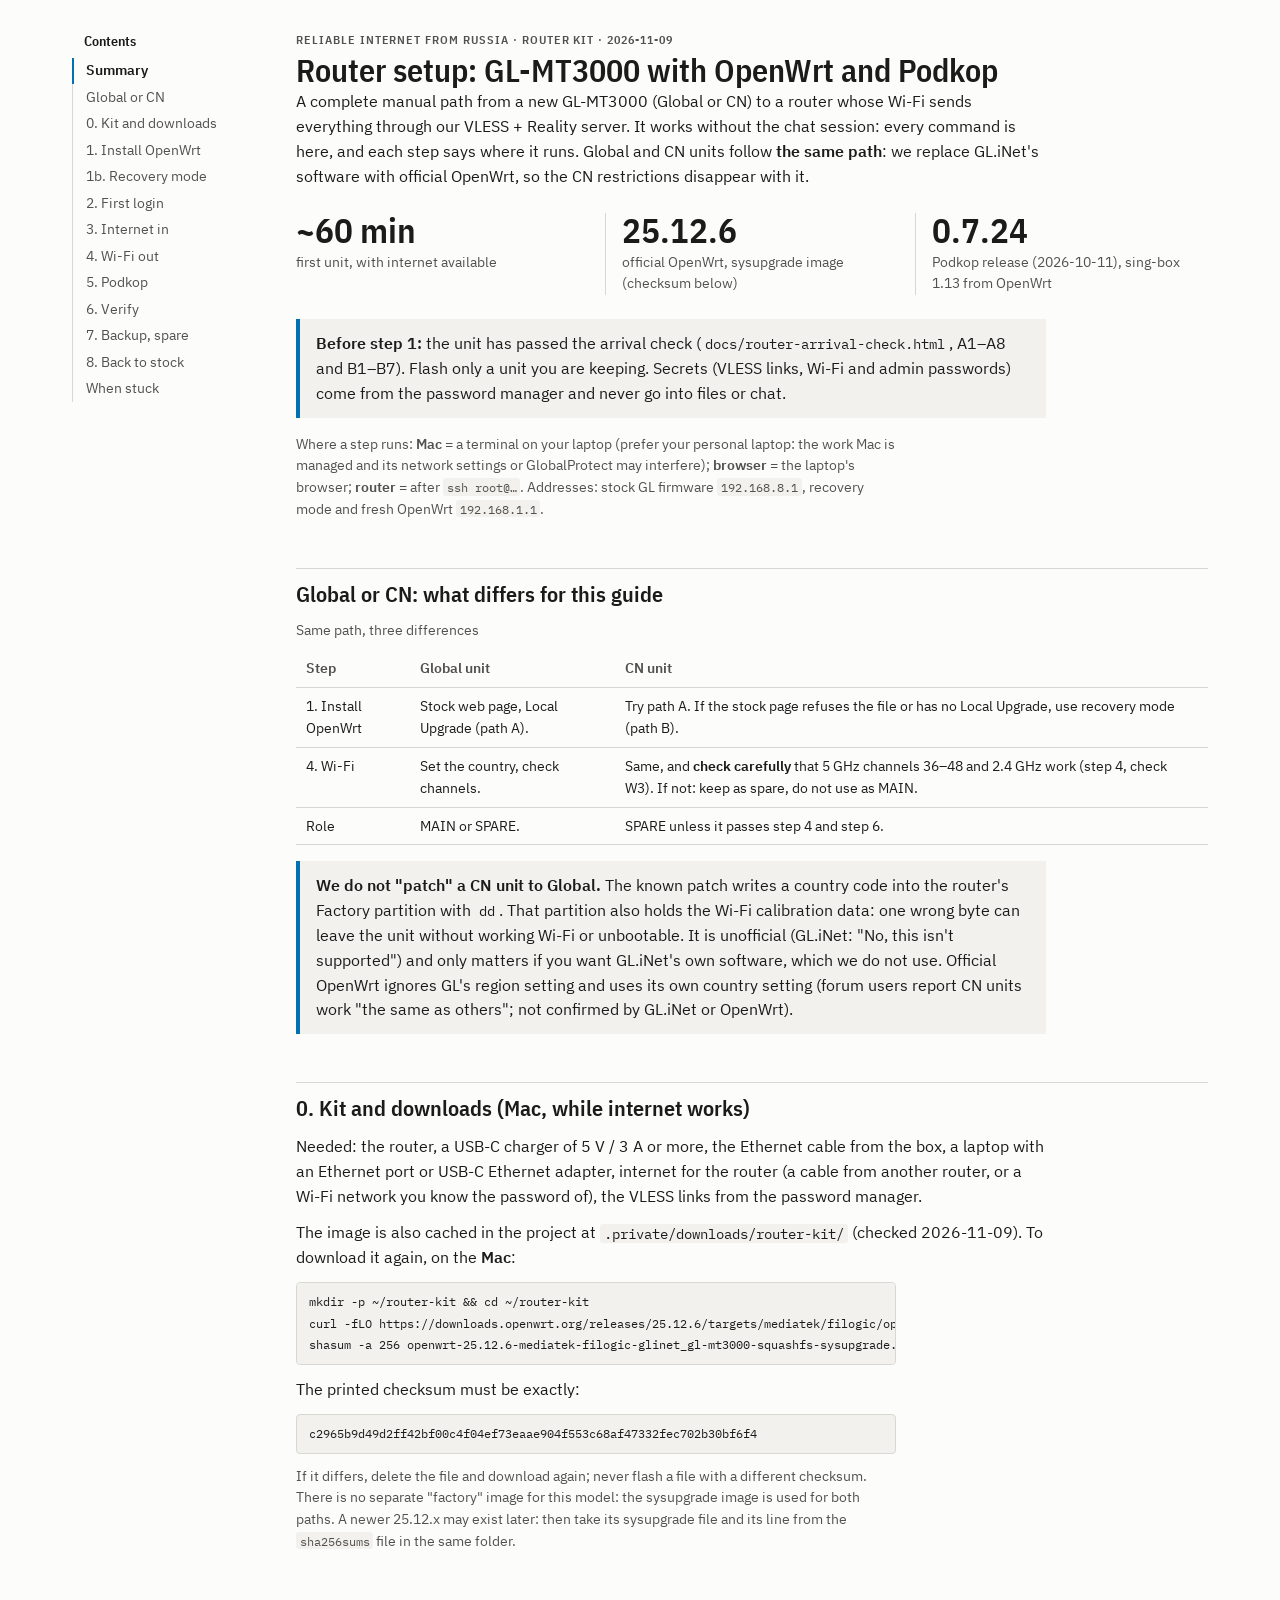
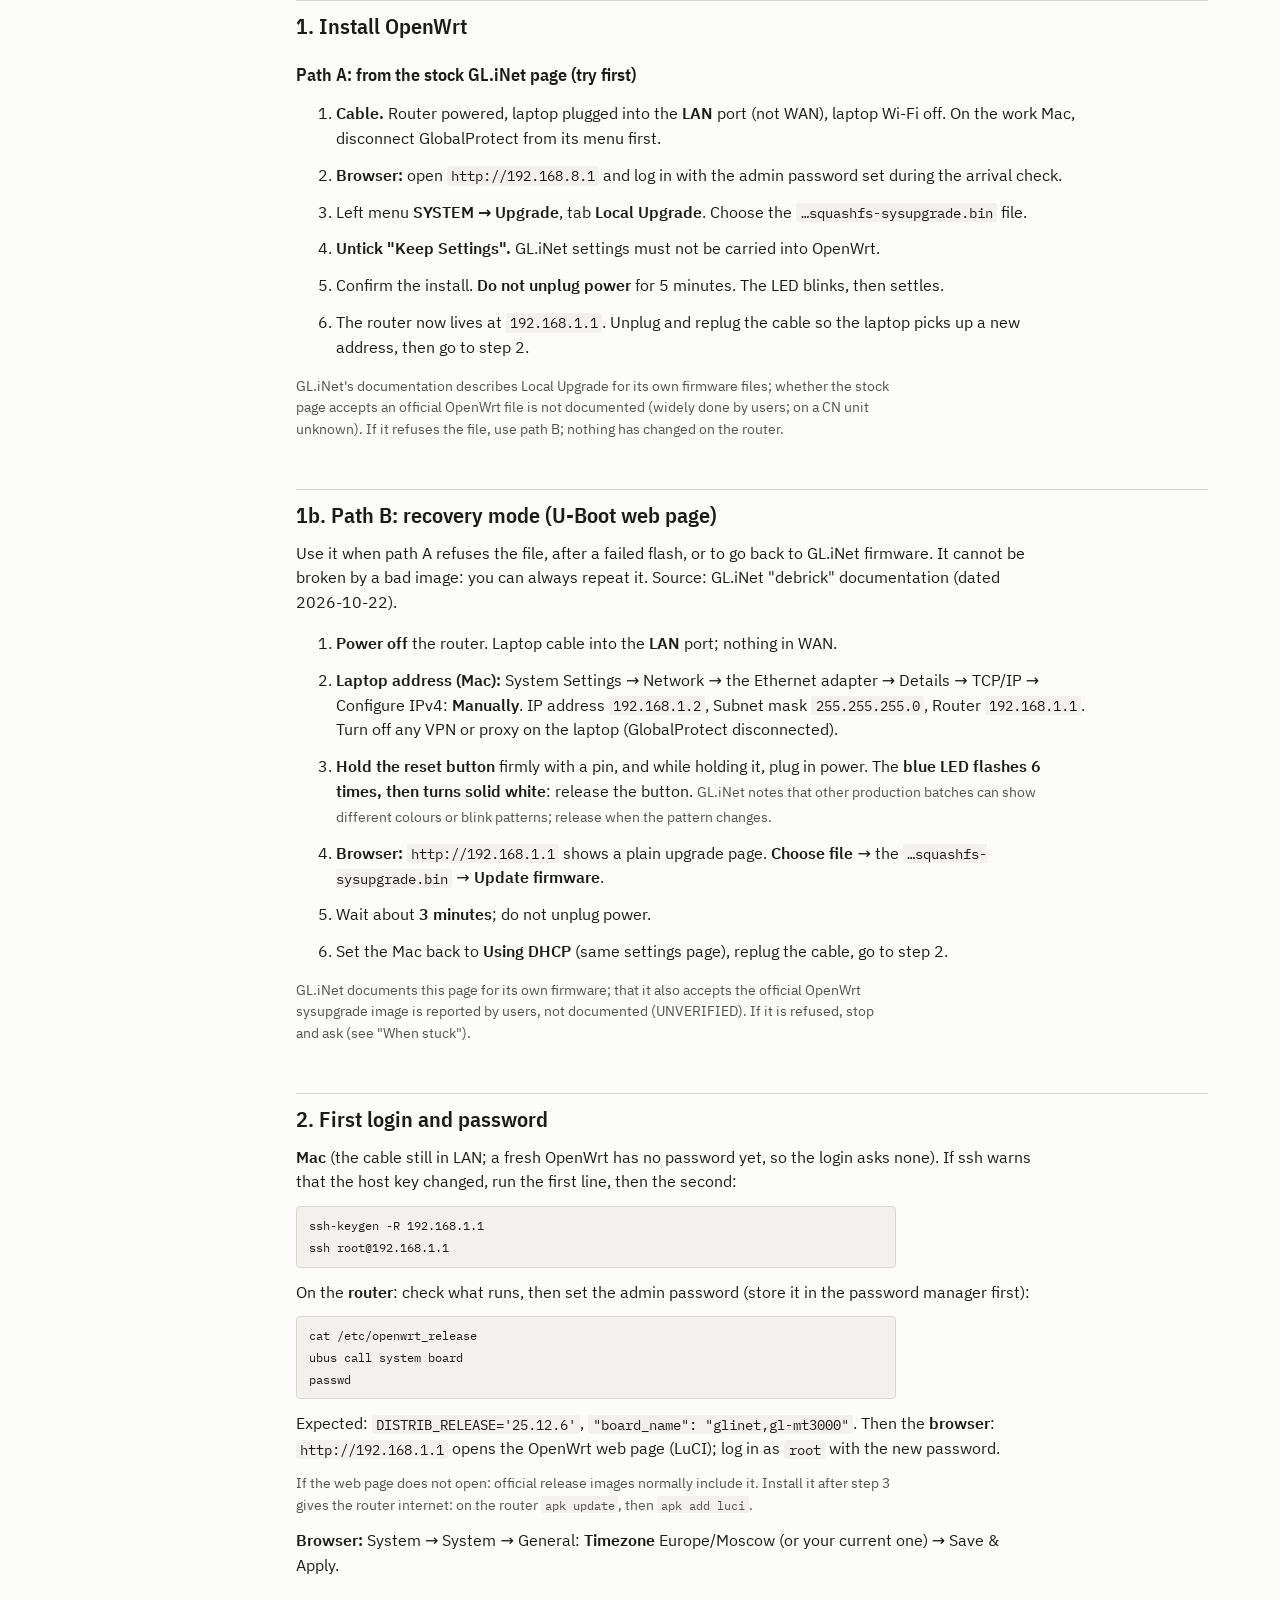
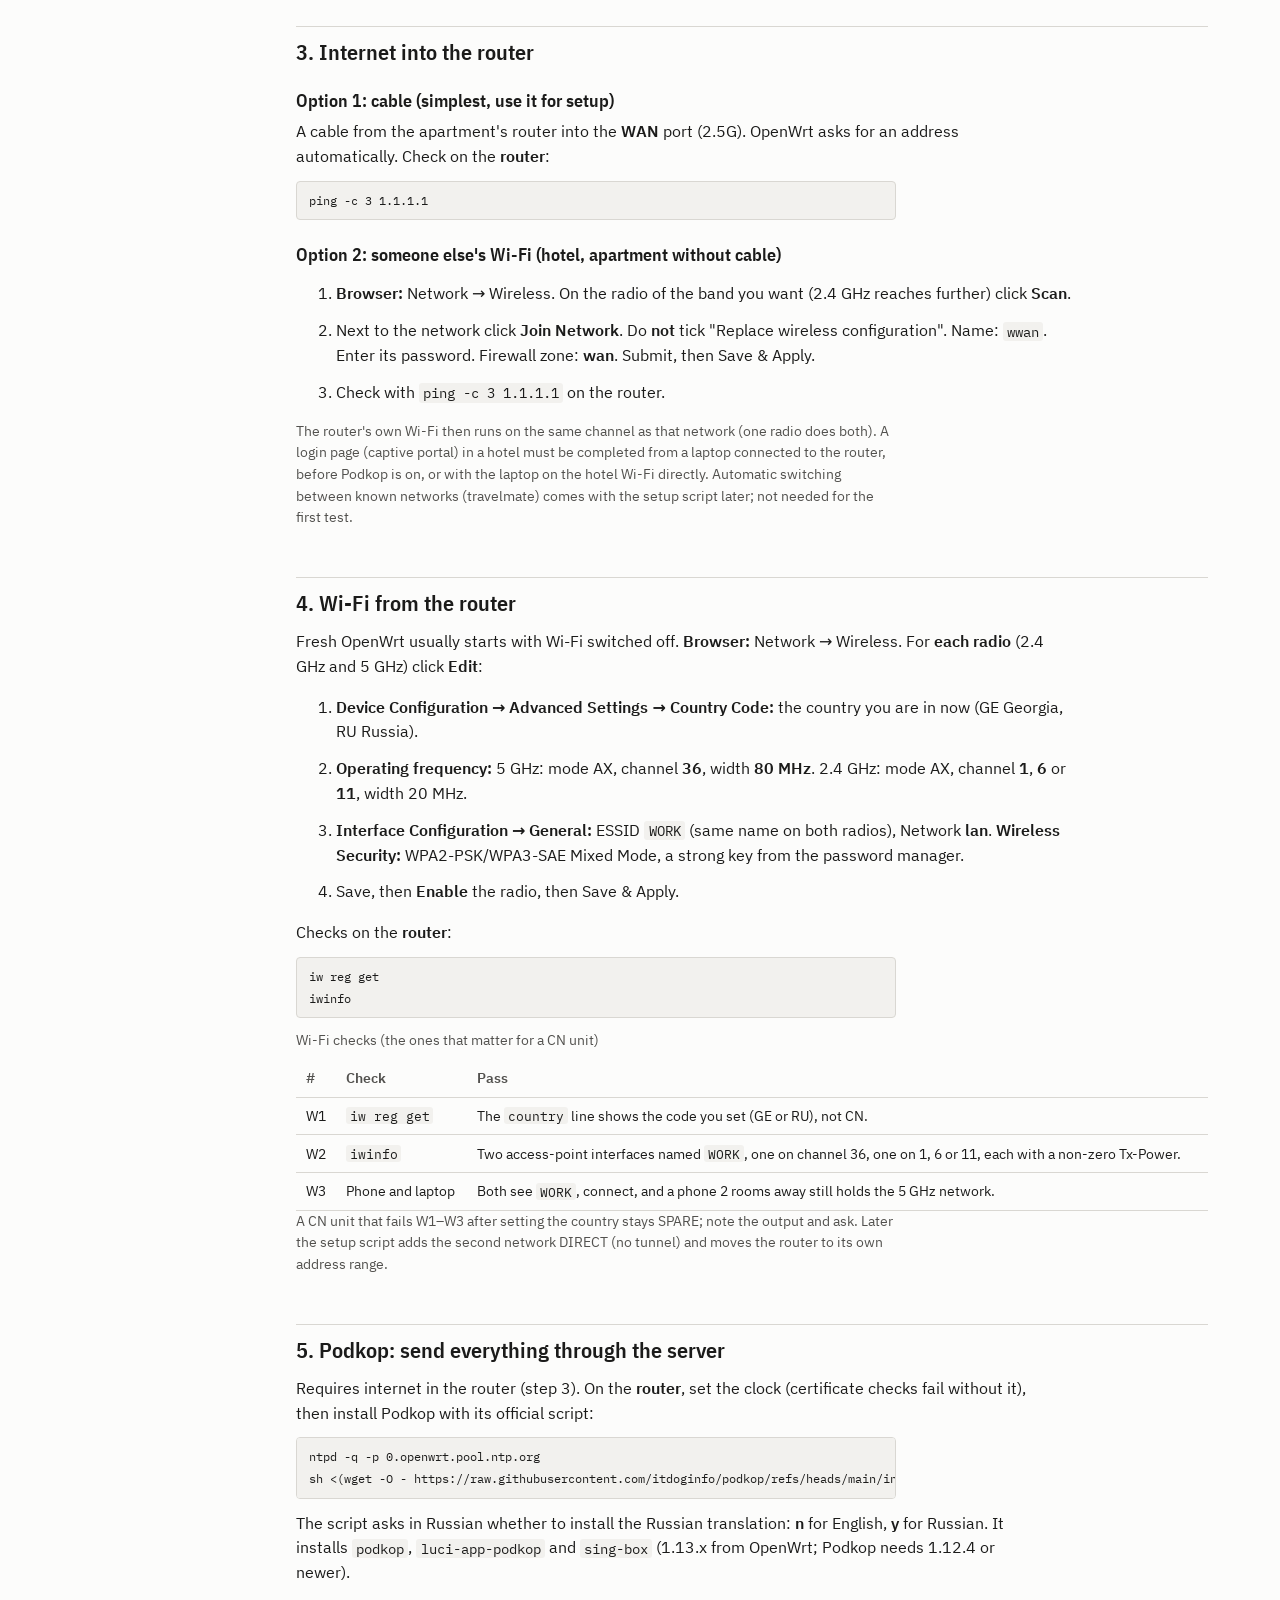
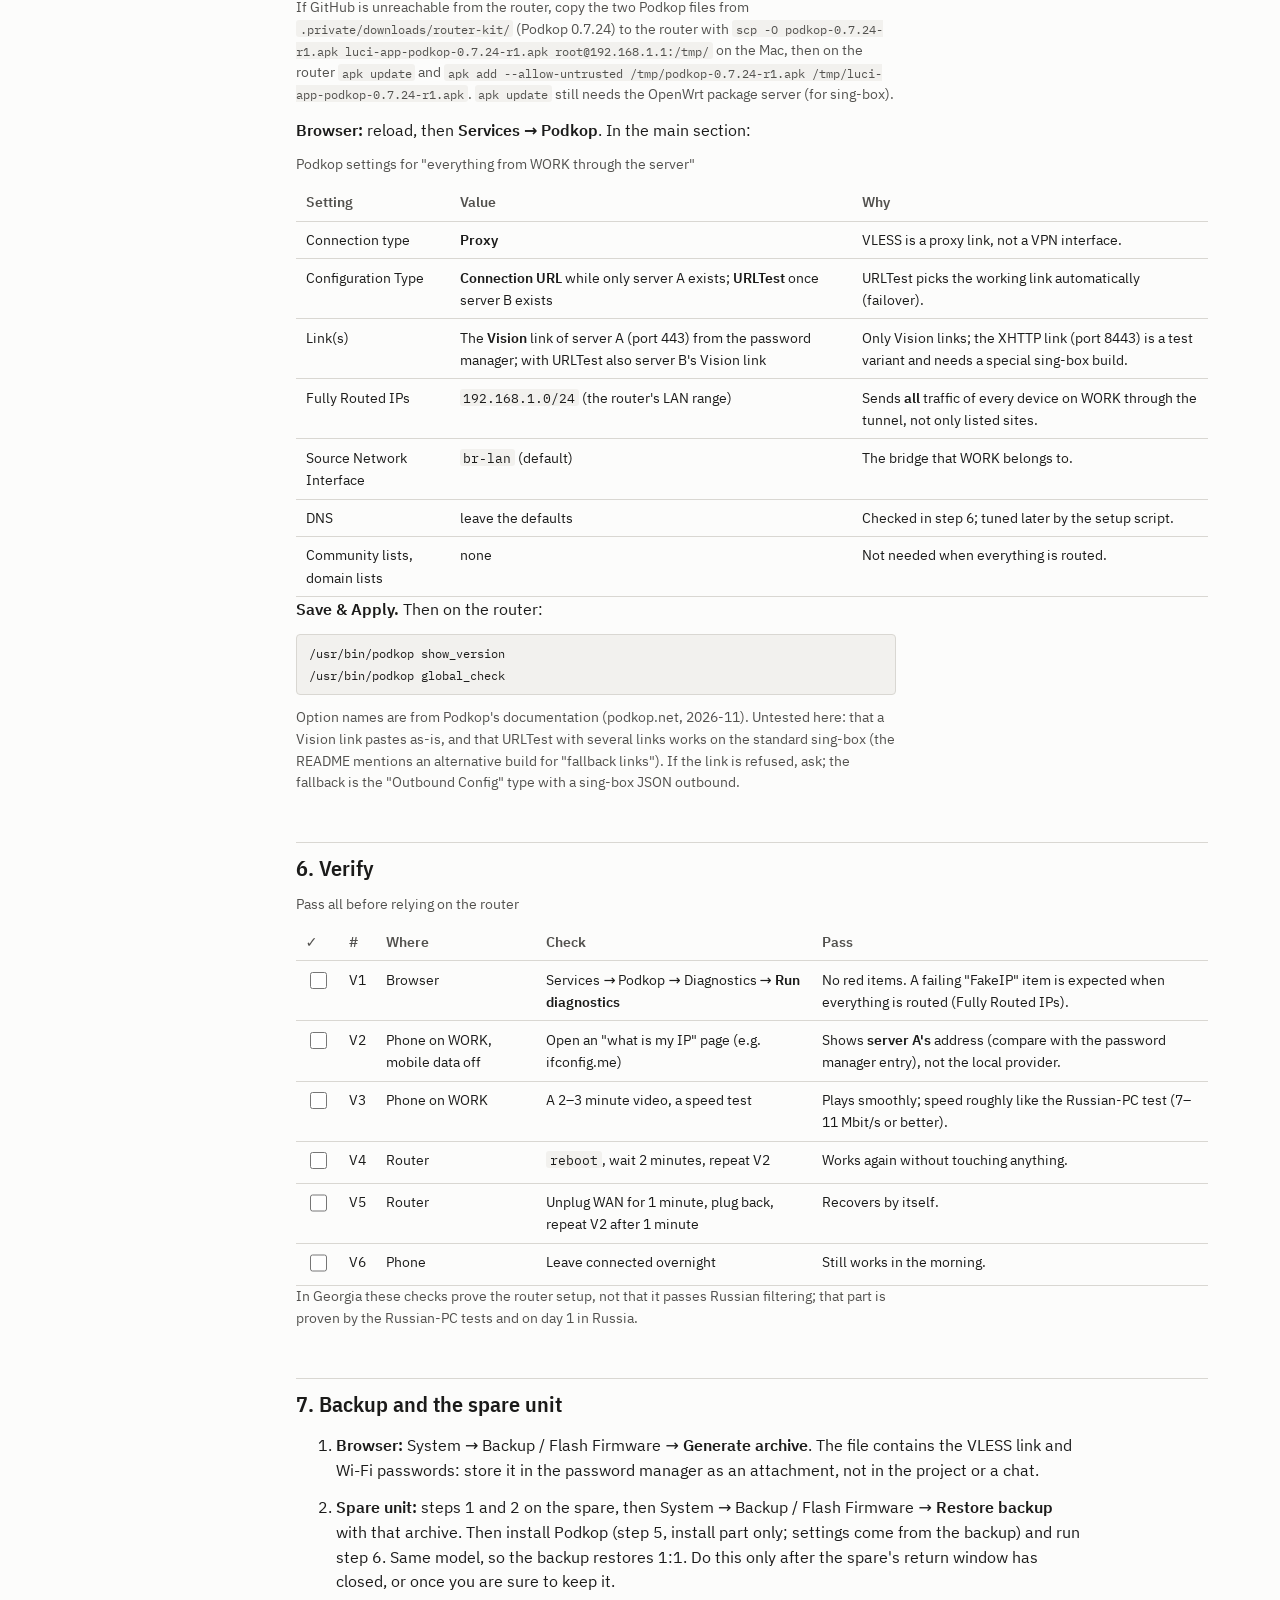
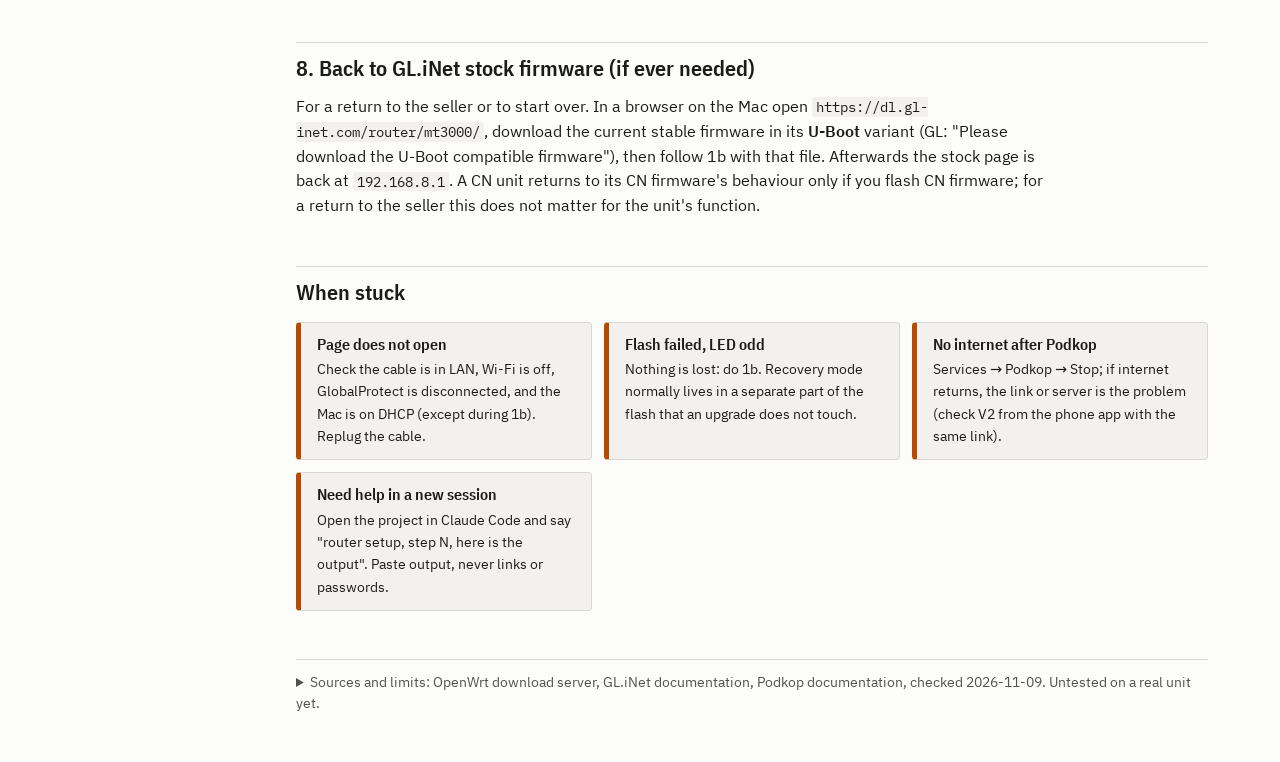
<file: docs/router-setup.html>
<!doctype html>
<html lang="en" data-doc="router-setup">
<head>
<meta charset="utf-8">
<meta name="viewport" content="width=device-width, initial-scale=1">
<title>Router setup guide</title>
<script>document.documentElement.classList.add('js');</script>
<style>
/* fonts:begin */
/* IBM Plex, SIL Open Font License 1.1, (c) IBM Corp. Embedded by html-report/scripts/embed-fonts.py */
@font-face{font-family:"IBM Plex Sans";font-style:normal;font-weight:400;font-display:swap;src:url([data-uri]) format("woff2");unicode-range:U+0000, U+000D, U+0020-007E, U+00A0-00FF, U+0131, U+0152-0153, U+02C6, U+02DA, U+02DC, U+2013-2014, U+2018-201A, U+201C-201E, U+2020-2022, U+2026, U+2030, U+2039-203A, U+2044, U+2074, U+20AC, U+2122, U+2212, U+FB01-FB02}
@font-face{font-family:"IBM Plex Sans";font-style:normal;font-weight:600;font-display:swap;src:url([data-uri]) format("woff2");unicode-range:U+0000, U+000D, U+0020-007E, U+00A0-00FF, U+0131, U+0152-0153, U+02C6, U+02DA, U+02DC, U+2013-2014, U+2018-201A, U+201C-201E, U+2020-2022, U+2026, U+2030, U+2039-203A, U+2044, U+2074, U+20AC, U+2122, U+2212, U+FB01-FB02}
@font-face{font-family:"IBM Plex Sans Condensed";font-style:normal;font-weight:600;font-display:swap;src:url([data-uri]) format("woff2");unicode-range:U+0000, U+000D, U+0020-007E, U+00A0-00FF, U+0131, U+0152-0153, U+02C6, U+02DA, U+02DC, U+2013-2014, U+2018-201A, U+201C-201E, U+2020-2022, U+2026, U+2030, U+2039-203A, U+2044, U+2074, U+20AC, U+2122, U+2212, U+FB01-FB02}
@font-face{font-family:"IBM Plex Mono";font-style:normal;font-weight:400;font-display:swap;src:url([data-uri]) format("woff2");unicode-range:U+0000, U+000D, U+0020-007E, U+00A0-00FF, U+0131, U+0152-0153, U+02C6, U+02DA, U+02DC, U+2013-2014, U+2018-201A, U+201C-201E, U+2020-2022, U+2026, U+2030, U+2039-203A, U+2044, U+2074, U+20AC, U+2122, U+2212, U+FB01-FB02}
/* fonts:end */
:root{
  color-scheme:light;
  --surface:#fcfcfb; --surface-2:#f2f1ee; --rule:#d9d7d2;
  --ink:#1b1b1a; --ink-2:#52514e; --line:#6b6a66;
  --accent:#0072B2; --focus:#0072B2;
  --good:#00754f; --warning:#8a5a00; --serious:#b84a00; --critical:#b3261e;
  --font:"IBM Plex Sans",system-ui,-apple-system,"Segoe UI",Roboto,sans-serif;
  --font-c:"IBM Plex Sans Condensed","IBM Plex Sans","Arial Narrow",system-ui,sans-serif;
  --mono:"IBM Plex Mono",ui-monospace,Menlo,Consolas,monospace;
  --s1:.25rem; --s2:.5rem; --s3:.75rem; --s4:1rem; --s5:1.5rem; --s6:2rem; --s7:3rem;
  --radius:4px; --measure:75ch;
}
*,*::before,*::after{box-sizing:border-box}
html{background:var(--surface);color:var(--ink);font:16px/1.55 var(--font);-webkit-text-size-adjust:100%}
body{margin:0;background:var(--surface)}
h1,h2,h3{font-family:var(--font-c);font-weight:600;line-height:1.2;margin:0}
h1{font-size:2rem}
h2{font-size:1.4rem;margin:var(--s7) 0 var(--s3);padding-top:var(--s3);border-top:1px solid var(--rule)}
h3{font-size:1.1rem;margin:var(--s5) 0 var(--s2)}
p,li{max-width:var(--measure)}
p{margin:0 0 var(--s3)}
b,strong{font-weight:600}
a{color:var(--accent)}
code,pre{font-family:var(--mono);font-size:.875em}
code{background:var(--surface-2);padding:.05em .3em;border-radius:3px}
pre{background:var(--surface-2);border:1px solid var(--rule);border-radius:var(--radius);padding:var(--s2) var(--s3);overflow-x:auto;max-width:var(--measure);margin:var(--s2) 0 var(--s3)}
pre code{background:none;padding:0}
.small{font-size:.875rem;color:var(--ink-2)}
.eyebrow{font:600 .75rem var(--font-c);letter-spacing:.08em;text-transform:uppercase;color:var(--ink-2);margin:0 0 var(--s1)}
:focus-visible{outline:2px solid var(--focus);outline-offset:2px}

.page{display:grid;grid-template-columns:12rem minmax(0,1fr);gap:var(--s6);max-width:74rem;margin:0 auto;padding:var(--s6) var(--s5) var(--s7)}
.toc{position:sticky;top:var(--s5);align-self:start;font-size:.875rem}
.toc ol{list-style:none;margin:0;padding:0;border-left:1px solid var(--rule)}
.toc a{display:block;padding:.15rem var(--s3);color:var(--ink-2);text-decoration:none;border-left:2px solid transparent;margin-left:-1px}
.toc a[aria-current="true"]{color:var(--ink);border-left-color:var(--accent);font-weight:600}
.toc .toc-title{font:600 .875rem var(--font-c);margin:0 0 var(--s2) var(--s3)}
main{min-width:0}
@media (max-width:60rem){
  .page{grid-template-columns:minmax(0,1fr);gap:var(--s4);padding:var(--s5) 16px var(--s7)}
  .toc{position:static}
  .toc ol{display:flex;flex-wrap:wrap;gap:0 var(--s2);border-left:0}
  .toc a{padding:.1rem var(--s2) .1rem 0;border-left:0}
}

.strip{display:grid;grid-template-columns:repeat(3,minmax(0,1fr));gap:var(--s4);margin:var(--s5) 0}
.strip>div{border-left:1px solid var(--rule);padding-left:var(--s4)}
.strip>div:first-child{border-left:0;padding-left:0}
.big{font:600 2.2rem/1 var(--font-c)}
.big-label{font-size:.875rem;color:var(--ink-2);margin-top:var(--s1)}
@media (max-width:40rem){.strip{grid-template-columns:minmax(0,1fr)}.strip>div{border-left:0;padding-left:0}}

figure{margin:var(--s5) 0}
figure svg{display:block;width:100%;height:auto;font-family:var(--font);font-size:13px}
figcaption{font-size:.9rem;color:var(--ink-2);max-width:var(--measure);margin-top:var(--s2)}
.scroll-x{overflow-x:auto} .scroll-x svg{min-width:40rem}
.dg .box{fill:var(--surface-2);stroke:var(--line);stroke-width:1.5}
.dg .box.a{fill:#e8f2f9;stroke:var(--accent);stroke-width:2}
.dg .box.ok{fill:#e6f3ee;stroke:var(--good);stroke-width:2}
.dg .box.no{fill:#fbeeed;stroke:var(--critical);stroke-width:2}
.dg .tb{text-anchor:middle;font-weight:600;fill:var(--ink)}
.dg .ts{text-anchor:middle;font-size:11.5px;fill:var(--ink-2)}
.dg .lbl{font-size:12px;fill:var(--ink-2)}
.dg .conn{fill:none;stroke:var(--line);stroke-width:2}
.dg .conn.bad{stroke:var(--critical)}
.dg marker path{fill:var(--line)}

table{border-collapse:collapse;width:100%;font-size:.9rem}
caption{text-align:left;font-size:.875rem;color:var(--ink-2);padding-bottom:var(--s2)}
th,td{text-align:left;padding:.45rem .6rem;border-bottom:1px solid var(--rule);vertical-align:top}
th{font-weight:600;color:var(--ink-2)}
td.ck{width:2rem}
table:has(tbody tr:nth-child(8)) :is(th,td){padding:.3rem .5rem}
.table-wrap{overflow-x:auto}
input[type=checkbox]{width:1.1rem;height:1.1rem;accent-color:var(--good)}
td.fill{min-width:8rem;border-bottom:1px solid var(--line)}

.sev{display:inline-flex;align-items:center;gap:.3rem;font-weight:600;white-space:nowrap}
.sev svg{width:.95rem;height:.95rem;flex:none}
.sev.stop{color:var(--critical)} .sev.warn{color:var(--serious)} .sev.ok{color:var(--good)}

.cards{display:grid;grid-template-columns:repeat(auto-fill,minmax(16rem,1fr));gap:var(--s3);margin:var(--s4) 0}
.card{background:var(--surface-2);border:1px solid var(--rule);border-left:5px solid var(--serious);border-radius:var(--radius);padding:var(--s3) var(--s4)}
.card h3{margin:0 0 var(--s1);font-size:1rem}
.card p{margin:0;font-size:.9rem}
.callout{border-left:4px solid var(--accent);background:var(--surface-2);padding:var(--s3) var(--s4);margin:var(--s4) 0;max-width:var(--measure)}
.callout p:last-child{margin:0}
ol.steps>li{margin-bottom:var(--s3)}

footer.prov{margin-top:var(--s7);border-top:1px solid var(--rule);padding-top:var(--s3);font-size:.85rem;color:var(--ink-2)}
footer.prov summary{cursor:pointer}
footer.prov dl{display:grid;grid-template-columns:max-content minmax(0,1fr);gap:.15rem var(--s4);margin:var(--s2) 0 0}
footer.prov dt{font-weight:600} footer.prov dd{margin:0}
@media (prefers-reduced-motion:reduce){*,*::before,*::after{animation:none !important;transition:none !important}}
@page{margin:14mm 12mm}
@media print{
  :root{--surface:#fff;--surface-2:#f4f4f2;--rule:#bdbbb5;--ink:#000;--ink-2:#333;--line:#333}
  html{font-size:10.5pt}
  .page{display:block;padding:0;max-width:none}
  .toc{display:none !important}
  .scroll-x{overflow:visible} .scroll-x svg{min-width:0}
  h2{break-after:avoid;margin-top:var(--s5)}
  figure,.card,tr,.callout,pre{break-inside:avoid}
  .dg .conn{stroke-width:2.5}
  pre{white-space:pre-wrap;overflow-wrap:anywhere}
}
</style>
</head>
<body>
<div class="page">
<nav class="toc" aria-label="Contents">
  <p class="toc-title">Contents</p>
  <ol>
    <li><a href="#summary">Summary</a></li>
    <li><a href="#cn">Global or CN</a></li>
    <li><a href="#kit">0. Kit and downloads</a></li>
    <li><a href="#flash">1. Install OpenWrt</a></li>
    <li><a href="#recovery">1b. Recovery mode</a></li>
    <li><a href="#first">2. First login</a></li>
    <li><a href="#uplink">3. Internet in</a></li>
    <li><a href="#wifi">4. Wi-Fi out</a></li>
    <li><a href="#podkop">5. Podkop</a></li>
    <li><a href="#verify">6. Verify</a></li>
    <li><a href="#backup">7. Backup, spare</a></li>
    <li><a href="#stock">8. Back to stock</a></li>
    <li><a href="#stuck">When stuck</a></li>
  </ol>
</nav>
<main>
<header id="summary">
  <p class="eyebrow">Reliable internet from Russia &middot; router kit &middot; 2026-11-09</p>
  <h1>Router setup: GL-MT3000 with OpenWrt and Podkop</h1>
  <p>A complete manual path from a new GL-MT3000 (Global or CN) to a router whose Wi-Fi sends everything through our VLESS + Reality server. It works without the chat session: every command is here, and each step says where it runs. Global and CN units follow <b>the same path</b>: we replace GL.iNet's software with official OpenWrt, so the CN restrictions disappear with it.</p>
  <div class="strip">
    <div><div class="big">~60 min</div><div class="big-label">first unit, with internet available</div></div>
    <div><div class="big">25.12.6</div><div class="big-label">official OpenWrt, sysupgrade image (checksum below)</div></div>
    <div><div class="big">0.7.24</div><div class="big-label">Podkop release (2026-10-11), sing-box 1.13 from OpenWrt</div></div>
  </div>
  <div class="callout">
    <p><b>Before step 1:</b> the unit has passed the arrival check (<code>docs/router-arrival-check.html</code>, A1&ndash;A8 and B1&ndash;B7). Flash only a unit you are keeping. Secrets (VLESS links, Wi-Fi and admin passwords) come from the password manager and never go into files or chat.</p>
  </div>
  <p class="small">Where a step runs: <b>Mac</b> = a terminal on your laptop (prefer your personal laptop: the work Mac is managed and its network settings or GlobalProtect may interfere); <b>browser</b> = the laptop's browser; <b>router</b> = after <code>ssh root@&hellip;</code>. Addresses: stock GL firmware <code>192.168.8.1</code>, recovery mode and fresh OpenWrt <code>192.168.1.1</code>.</p>
</header>

<section id="cn" aria-labelledby="cn-h">
  <h2 id="cn-h">Global or CN: what differs for this guide</h2>
  <div class="table-wrap">
  <table>
    <caption>Same path, three differences</caption>
    <thead><tr><th>Step</th><th>Global unit</th><th>CN unit</th></tr></thead>
    <tbody>
      <tr><td>1. Install OpenWrt</td><td>Stock web page, Local Upgrade (path A).</td><td>Try path A. If the stock page refuses the file or has no Local Upgrade, use recovery mode (path B).</td></tr>
      <tr><td>4. Wi-Fi</td><td>Set the country, check channels.</td><td>Same, and <b>check carefully</b> that 5 GHz channels 36&ndash;48 and 2.4 GHz work (step 4, check W3). If not: keep as spare, do not use as MAIN.</td></tr>
      <tr><td>Role</td><td>MAIN or SPARE.</td><td>SPARE unless it passes step 4 and step 6.</td></tr>
    </tbody>
  </table>
  </div>
  <div class="callout">
    <p><b>We do not "patch" a CN unit to Global.</b> The known patch writes a country code into the router's Factory partition with <code>dd</code>. That partition also holds the Wi-Fi calibration data: one wrong byte can leave the unit without working Wi-Fi or unbootable. It is unofficial (GL.iNet: "No, this isn't supported") and only matters if you want GL.iNet's own software, which we do not use. Official OpenWrt ignores GL's region setting and uses its own country setting (forum users report CN units work "the same as others"; not confirmed by GL.iNet or OpenWrt).</p>
  </div>
</section>

<section id="kit" aria-labelledby="kit-h">
  <h2 id="kit-h">0. Kit and downloads (Mac, while internet works)</h2>
  <p>Needed: the router, a USB-C charger of 5 V / 3 A or more, the Ethernet cable from the box, a laptop with an Ethernet port or USB-C Ethernet adapter, internet for the router (a cable from another router, or a Wi-Fi network you know the password of), the VLESS links from the password manager.</p>
  <p>The image is also cached in the project at <code>.private/downloads/router-kit/</code> (checked 2026-11-09). To download it again, on the <b>Mac</b>:</p>
<pre><code>mkdir -p ~/router-kit && cd ~/router-kit
curl -fLO https://downloads.openwrt.org/releases/25.12.6/targets/mediatek/filogic/openwrt-25.12.6-mediatek-filogic-glinet_gl-mt3000-squashfs-sysupgrade.bin
shasum -a 256 openwrt-25.12.6-mediatek-filogic-glinet_gl-mt3000-squashfs-sysupgrade.bin</code></pre>
  <p>The printed checksum must be exactly:</p>
<pre><code>c2965b9d49d2ff42bf00c4f04ef73eaae904f553c68af47332fec702b30bf6f4</code></pre>
  <p class="small">If it differs, delete the file and download again; never flash a file with a different checksum. There is no separate "factory" image for this model: the sysupgrade image is used for both paths. A newer 25.12.x may exist later: then take its sysupgrade file and its line from the <code>sha256sums</code> file in the same folder.</p>
</section>

<section id="flash" aria-labelledby="flash-h">
  <h2 id="flash-h">1. Install OpenWrt</h2>
  <h3>Path A: from the stock GL.iNet page (try first)</h3>
  <ol class="steps">
    <li><b>Cable.</b> Router powered, laptop plugged into the <b>LAN</b> port (not WAN), laptop Wi-Fi off. On the work Mac, disconnect GlobalProtect from its menu first.</li>
    <li><b>Browser:</b> open <code>http://192.168.8.1</code> and log in with the admin password set during the arrival check.</li>
    <li>Left menu <b>SYSTEM &rarr; Upgrade</b>, tab <b>Local Upgrade</b>. Choose the <code>&hellip;squashfs-sysupgrade.bin</code> file.</li>
    <li><b>Untick "Keep Settings".</b> GL.iNet settings must not be carried into OpenWrt.</li>
    <li>Confirm the install. <b>Do not unplug power</b> for 5 minutes. The LED blinks, then settles.</li>
    <li>The router now lives at <code>192.168.1.1</code>. Unplug and replug the cable so the laptop picks up a new address, then go to step 2.</li>
  </ol>
  <p class="small">GL.iNet's documentation describes Local Upgrade for its own firmware files; whether the stock page accepts an official OpenWrt file is not documented (widely done by users; on a CN unit unknown). If it refuses the file, use path B; nothing has changed on the router.</p>
</section>

<section id="recovery" aria-labelledby="recovery-h">
  <h2 id="recovery-h">1b. Path B: recovery mode (U-Boot web page)</h2>
  <p>Use it when path A refuses the file, after a failed flash, or to go back to GL.iNet firmware. It cannot be broken by a bad image: you can always repeat it. Source: GL.iNet "debrick" documentation (dated 2026-10-22).</p>
  <ol class="steps">
    <li><b>Power off</b> the router. Laptop cable into the <b>LAN</b> port; nothing in WAN.</li>
    <li><b>Laptop address (Mac):</b> System Settings &rarr; Network &rarr; the Ethernet adapter &rarr; Details &rarr; TCP/IP &rarr; Configure IPv4: <b>Manually</b>. IP address <code>192.168.1.2</code>, Subnet mask <code>255.255.255.0</code>, Router <code>192.168.1.1</code>. Turn off any VPN or proxy on the laptop (GlobalProtect disconnected).</li>
    <li><b>Hold the reset button</b> firmly with a pin, and while holding it, plug in power. The <b>blue LED flashes 6 times, then turns solid white</b>: release the button. <span class="small">GL.iNet notes that other production batches can show different colours or blink patterns; release when the pattern changes.</span></li>
    <li><b>Browser:</b> <code>http://192.168.1.1</code> shows a plain upgrade page. <b>Choose file</b> &rarr; the <code>&hellip;squashfs-sysupgrade.bin</code> &rarr; <b>Update firmware</b>.</li>
    <li>Wait about <b>3 minutes</b>; do not unplug power.</li>
    <li>Set the Mac back to <b>Using DHCP</b> (same settings page), replug the cable, go to step 2.</li>
  </ol>
  <p class="small">GL.iNet documents this page for its own firmware; that it also accepts the official OpenWrt sysupgrade image is reported by users, not documented (UNVERIFIED). If it is refused, stop and ask (see "When stuck").</p>
</section>

<section id="first" aria-labelledby="first-h">
  <h2 id="first-h">2. First login and password</h2>
  <p><b>Mac</b> (the cable still in LAN; a fresh OpenWrt has no password yet, so the login asks none). If ssh warns that the host key changed, run the first line, then the second:</p>
<pre><code>ssh-keygen -R 192.168.1.1
ssh root@192.168.1.1</code></pre>
  <p>On the <b>router</b>: check what runs, then set the admin password (store it in the password manager first):</p>
<pre><code>cat /etc/openwrt_release
ubus call system board
passwd</code></pre>
  <p>Expected: <code>DISTRIB_RELEASE='25.12.6'</code>, <code>"board_name": "glinet,gl-mt3000"</code>. Then the <b>browser</b>: <code>http://192.168.1.1</code> opens the OpenWrt web page (LuCI); log in as <code>root</code> with the new password.</p>
  <p class="small">If the web page does not open: official release images normally include it. Install it after step 3 gives the router internet: on the router <code>apk update</code>, then <code>apk add luci</code>.</p>
  <p><b>Browser:</b> System &rarr; System &rarr; General: <b>Timezone</b> Europe/Moscow (or your current one) &rarr; Save &amp; Apply.</p>
</section>

<section id="uplink" aria-labelledby="uplink-h">
  <h2 id="uplink-h">3. Internet into the router</h2>
  <h3>Option 1: cable (simplest, use it for setup)</h3>
  <p>A cable from the apartment's router into the <b>WAN</b> port (2.5G). OpenWrt asks for an address automatically. Check on the <b>router</b>:</p>
<pre><code>ping -c 3 1.1.1.1</code></pre>
  <h3>Option 2: someone else's Wi-Fi (hotel, apartment without cable)</h3>
  <ol class="steps">
    <li><b>Browser:</b> Network &rarr; Wireless. On the radio of the band you want (2.4 GHz reaches further) click <b>Scan</b>.</li>
    <li>Next to the network click <b>Join Network</b>. Do <b>not</b> tick "Replace wireless configuration". Name: <code>wwan</code>. Enter its password. Firewall zone: <b>wan</b>. Submit, then Save &amp; Apply.</li>
    <li>Check with <code>ping -c 3 1.1.1.1</code> on the router.</li>
  </ol>
  <p class="small">The router's own Wi-Fi then runs on the same channel as that network (one radio does both). A login page (captive portal) in a hotel must be completed from a laptop connected to the router, before Podkop is on, or with the laptop on the hotel Wi-Fi directly. Automatic switching between known networks (travelmate) comes with the setup script later; not needed for the first test.</p>
</section>

<section id="wifi" aria-labelledby="wifi-h">
  <h2 id="wifi-h">4. Wi-Fi from the router</h2>
  <p>Fresh OpenWrt usually starts with Wi-Fi switched off. <b>Browser:</b> Network &rarr; Wireless. For <b>each radio</b> (2.4 GHz and 5 GHz) click <b>Edit</b>:</p>
  <ol class="steps">
    <li><b>Device Configuration &rarr; Advanced Settings &rarr; Country Code:</b> the country you are in now (GE Georgia, RU Russia).</li>
    <li><b>Operating frequency:</b> 5 GHz: mode AX, channel <b>36</b>, width <b>80 MHz</b>. 2.4 GHz: mode AX, channel <b>1</b>, <b>6</b> or <b>11</b>, width 20 MHz.</li>
    <li><b>Interface Configuration &rarr; General:</b> ESSID <code>WORK</code> (same name on both radios), Network <b>lan</b>. <b>Wireless Security:</b> WPA2-PSK/WPA3-SAE Mixed Mode, a strong key from the password manager.</li>
    <li>Save, then <b>Enable</b> the radio, then Save &amp; Apply.</li>
  </ol>
  <p>Checks on the <b>router</b>:</p>
<pre><code>iw reg get
iwinfo</code></pre>
  <div class="table-wrap">
  <table>
    <caption>Wi-Fi checks (the ones that matter for a CN unit)</caption>
    <thead><tr><th>#</th><th>Check</th><th>Pass</th></tr></thead>
    <tbody>
      <tr><td>W1</td><td><code>iw reg get</code></td><td>The <code>country</code> line shows the code you set (GE or RU), not CN.</td></tr>
      <tr><td>W2</td><td><code>iwinfo</code></td><td>Two access-point interfaces named <code>WORK</code>, one on channel 36, one on 1, 6 or 11, each with a non-zero Tx-Power.</td></tr>
      <tr><td>W3</td><td>Phone and laptop</td><td>Both see <code>WORK</code>, connect, and a phone 2 rooms away still holds the 5 GHz network.</td></tr>
    </tbody>
  </table>
  </div>
  <p class="small">A CN unit that fails W1&ndash;W3 after setting the country stays SPARE; note the output and ask. Later the setup script adds the second network DIRECT (no tunnel) and moves the router to its own address range.</p>
</section>

<section id="podkop" aria-labelledby="podkop-h">
  <h2 id="podkop-h">5. Podkop: send everything through the server</h2>
  <p>Requires internet in the router (step 3). On the <b>router</b>, set the clock (certificate checks fail without it), then install Podkop with its official script:</p>
<pre><code>ntpd -q -p 0.openwrt.pool.ntp.org
sh &lt;(wget -O - https://raw.githubusercontent.com/itdoginfo/podkop/refs/heads/main/install.sh)</code></pre>
  <p>The script asks in Russian whether to install the Russian translation: <b>n</b> for English, <b>y</b> for Russian. It installs <code>podkop</code>, <code>luci-app-podkop</code> and <code>sing-box</code> (1.13.x from OpenWrt; Podkop needs 1.12.4 or newer).</p>
  <p class="small">If GitHub is unreachable from the router, copy the two Podkop files from <code>.private/downloads/router-kit/</code> (Podkop 0.7.24) to the router with <code>scp -O podkop-0.7.24-r1.apk luci-app-podkop-0.7.24-r1.apk root@192.168.1.1:/tmp/</code> on the Mac, then on the router <code>apk update</code> and <code>apk add --allow-untrusted /tmp/podkop-0.7.24-r1.apk /tmp/luci-app-podkop-0.7.24-r1.apk</code>. <code>apk update</code> still needs the OpenWrt package server (for sing-box).</p>

  <p><b>Browser:</b> reload, then <b>Services &rarr; Podkop</b>. In the main section:</p>
  <div class="table-wrap">
  <table>
    <caption>Podkop settings for "everything from WORK through the server"</caption>
    <thead><tr><th>Setting</th><th>Value</th><th>Why</th></tr></thead>
    <tbody>
      <tr><td>Connection type</td><td><b>Proxy</b></td><td>VLESS is a proxy link, not a VPN interface.</td></tr>
      <tr><td>Configuration Type</td><td><b>Connection URL</b> while only server A exists; <b>URLTest</b> once server B exists</td><td>URLTest picks the working link automatically (failover).</td></tr>
      <tr><td>Link(s)</td><td>The <b>Vision</b> link of server A (port 443) from the password manager; with URLTest also server B's Vision link</td><td>Only Vision links; the XHTTP link (port 8443) is a test variant and needs a special sing-box build.</td></tr>
      <tr><td>Fully Routed IPs</td><td><code>192.168.1.0/24</code> (the router's LAN range)</td><td>Sends <b>all</b> traffic of every device on WORK through the tunnel, not only listed sites.</td></tr>
      <tr><td>Source Network Interface</td><td><code>br-lan</code> (default)</td><td>The bridge that WORK belongs to.</td></tr>
      <tr><td>DNS</td><td>leave the defaults</td><td>Checked in step 6; tuned later by the setup script.</td></tr>
      <tr><td>Community lists, domain lists</td><td>none</td><td>Not needed when everything is routed.</td></tr>
    </tbody>
  </table>
  </div>
  <p><b>Save &amp; Apply.</b> Then on the router:</p>
<pre><code>/usr/bin/podkop show_version
/usr/bin/podkop global_check</code></pre>
  <p class="small">Option names are from Podkop's documentation (podkop.net, 2026-11). Untested here: that a Vision link pastes as-is, and that URLTest with several links works on the standard sing-box (the README mentions an alternative build for "fallback links"). If the link is refused, ask; the fallback is the "Outbound Config" type with a sing-box JSON outbound.</p>
</section>

<section id="verify" aria-labelledby="verify-h">
  <h2 id="verify-h">6. Verify</h2>
  <div class="table-wrap">
  <table>
    <caption>Pass all before relying on the router</caption>
    <thead><tr><th>&#10003;</th><th>#</th><th>Where</th><th>Check</th><th>Pass</th></tr></thead>
    <tbody>
      <tr><td class="ck"><input type="checkbox" aria-label="V1 done"></td><td>V1</td><td>Browser</td><td>Services &rarr; Podkop &rarr; Diagnostics &rarr; <b>Run diagnostics</b></td><td>No red items. A failing "FakeIP" item is expected when everything is routed (Fully Routed IPs).</td></tr>
      <tr><td class="ck"><input type="checkbox" aria-label="V2 done"></td><td>V2</td><td>Phone on WORK, mobile data off</td><td>Open an "what is my IP" page (e.g. ifconfig.me)</td><td>Shows <b>server A's</b> address (compare with the password manager entry), not the local provider.</td></tr>
      <tr><td class="ck"><input type="checkbox" aria-label="V3 done"></td><td>V3</td><td>Phone on WORK</td><td>A 2&ndash;3 minute video, a speed test</td><td>Plays smoothly; speed roughly like the Russian-PC test (7&ndash;11 Mbit/s or better).</td></tr>
      <tr><td class="ck"><input type="checkbox" aria-label="V4 done"></td><td>V4</td><td>Router</td><td><code>reboot</code>, wait 2 minutes, repeat V2</td><td>Works again without touching anything.</td></tr>
      <tr><td class="ck"><input type="checkbox" aria-label="V5 done"></td><td>V5</td><td>Router</td><td>Unplug WAN for 1 minute, plug back, repeat V2 after 1 minute</td><td>Recovers by itself.</td></tr>
      <tr><td class="ck"><input type="checkbox" aria-label="V6 done"></td><td>V6</td><td>Phone</td><td>Leave connected overnight</td><td>Still works in the morning.</td></tr>
    </tbody>
  </table>
  </div>
  <p class="small">In Georgia these checks prove the router setup, not that it passes Russian filtering; that part is proven by the Russian-PC tests and on day 1 in Russia.</p>
</section>

<section id="backup" aria-labelledby="backup-h">
  <h2 id="backup-h">7. Backup and the spare unit</h2>
  <ol class="steps">
    <li><b>Browser:</b> System &rarr; Backup / Flash Firmware &rarr; <b>Generate archive</b>. The file contains the VLESS link and Wi-Fi passwords: store it in the password manager as an attachment, not in the project or a chat.</li>
    <li><b>Spare unit:</b> steps 1 and 2 on the spare, then System &rarr; Backup / Flash Firmware &rarr; <b>Restore backup</b> with that archive. Then install Podkop (step 5, install part only; settings come from the backup) and run step 6. Same model, so the backup restores 1:1. Do this only after the spare's return window has closed, or once you are sure to keep it.</li>
  </ol>
</section>

<section id="stock" aria-labelledby="stock-h">
  <h2 id="stock-h">8. Back to GL.iNet stock firmware (if ever needed)</h2>
  <p>For a return to the seller or to start over. In a browser on the Mac open <code>https://dl.gl-inet.com/router/mt3000/</code>, download the current stable firmware in its <b>U-Boot</b> variant (GL: "Please download the U-Boot compatible firmware"), then follow 1b with that file. Afterwards the stock page is back at <code>192.168.8.1</code>. A CN unit returns to its CN firmware's behaviour only if you flash CN firmware; for a return to the seller this does not matter for the unit's function.</p>
</section>

<section id="stuck" aria-labelledby="stuck-h">
  <h2 id="stuck-h">When stuck</h2>
  <div class="cards">
    <article class="card"><h3>Page does not open</h3><p>Check the cable is in LAN, Wi-Fi is off, GlobalProtect is disconnected, and the Mac is on DHCP (except during 1b). Replug the cable.</p></article>
    <article class="card"><h3>Flash failed, LED odd</h3><p>Nothing is lost: do 1b. Recovery mode normally lives in a separate part of the flash that an upgrade does not touch.</p></article>
    <article class="card"><h3>No internet after Podkop</h3><p>Services &rarr; Podkop &rarr; Stop; if internet returns, the link or server is the problem (check V2 from the phone app with the same link).</p></article>
    <article class="card"><h3>Need help in a new session</h3><p>Open the project in Claude Code and say "router setup, step N, here is the output". Paste output, never links or passwords.</p></article>
  </div>
</section>

<footer class="prov">
  <details>
    <summary>Sources and limits: OpenWrt download server, GL.iNet documentation, Podkop documentation, checked 2026-11-09. Untested on a real unit yet.</summary>
    <dl>
      <dt>Verified</dt><dd>Image name, size and SHA-256 from downloads.openwrt.org 25.12.6 (<code>sha256sums</code>, <code>profiles.json</code>: sysupgrade and initramfs images only, no factory image); downloaded copy matches. sing-box 1.13.21 and luci-app-travelmate in the 25.12.6 package feed. Podkop 0.7.24 release assets (apk).</dd>
      <dt>Documented</dt><dd>GL.iNet: Local Upgrade, "Keep Settings", U-Boot recovery steps and the MT3000 LED pattern (docs.gl-inet.com, upgrade and debrick pages). Podkop: install script, option names, diagnostics, sing-box &ge; 1.12.4 (github.com/itdoginfo/podkop, podkop.net).</dd>
      <dt>Not verified</dt><dd>That the stock page and the U-Boot page accept the official OpenWrt image (user reports only); CN-unit behaviour; default Wi-Fi state; Vision link parsing and multi-link URLTest in Podkop on the standard sing-box; Podkop's DNS path with Fully Routed IPs. To be replaced by tested steps after the Georgia unit is set up.</dd>
      <dt>Render</dt><dd id="render-status">offline-check.sh 2026-11-09: no external loads, headless render with network blocked; screenshot looked at. Not checked: phone width, dark mode, print.</dd>
    </dl>
  </details>
</footer>
</main>
</div>
<script>
(function () {
  var links = Array.prototype.slice.call(document.querySelectorAll('.toc a'));
  if ('IntersectionObserver' in window) {
    var io = new IntersectionObserver(function (es) { es.forEach(function (en) { if (!en.isIntersecting) return; links.forEach(function (a) { a.setAttribute('aria-current', String(a.getAttribute('href') === '#' + en.target.id)); }); }); }, { rootMargin: '0px 0px -70% 0px' });
    links.forEach(function (a) { var s = document.getElementById(a.getAttribute('href').slice(1)); if (s) io.observe(s); });
  }
  var key = 'router-setup:ticks';
  var boxes = Array.prototype.slice.call(document.querySelectorAll('input[type=checkbox]'));
  try { var saved = JSON.parse(localStorage.getItem(key) || '[]'); boxes.forEach(function (b, i) { b.checked = !!saved[i]; }); } catch (e) {}
  boxes.forEach(function (b) { b.addEventListener('change', function () { try { localStorage.setItem(key, JSON.stringify(boxes.map(function (x) { return x.checked; }))); } catch (e) {} }); });
  window.addEventListener('beforeprint', function () { document.querySelectorAll('details').forEach(function (d) { d.open = true; }); });
})();
</script>
</body>
</html>
</file>
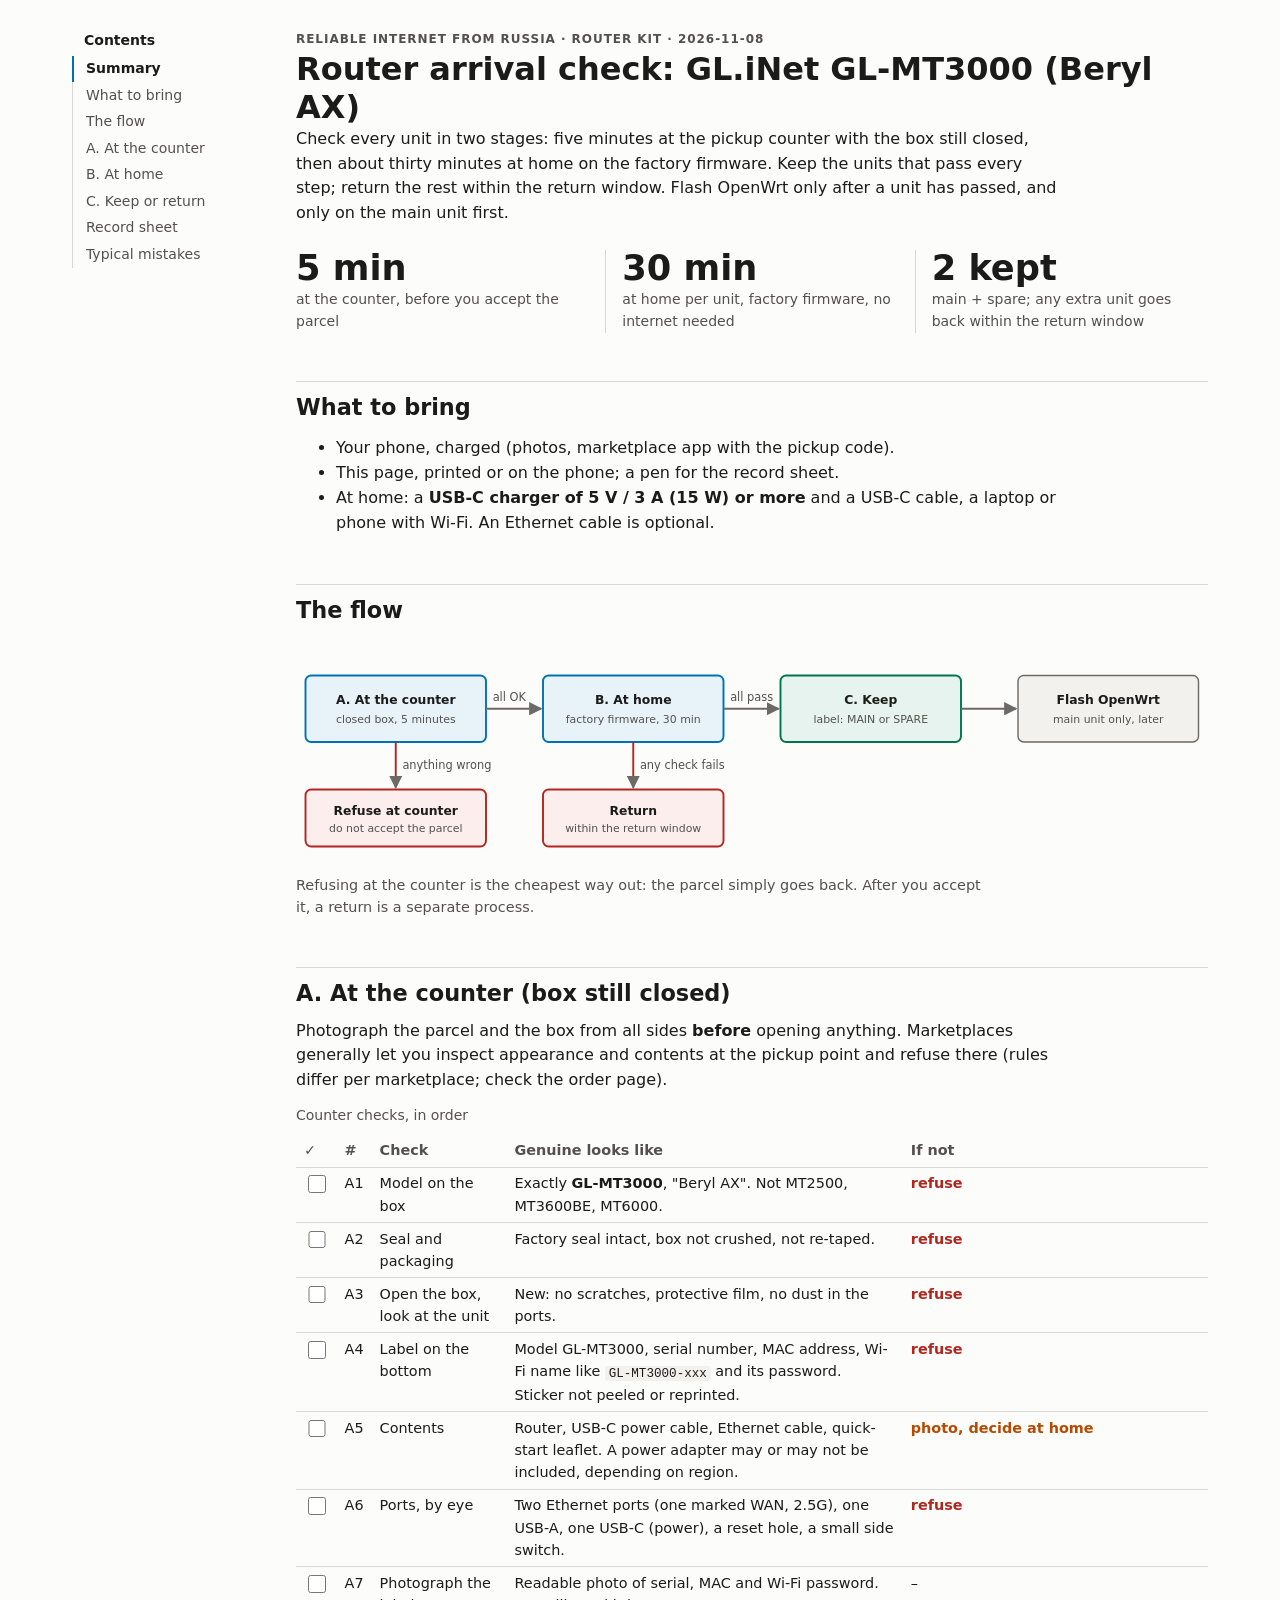
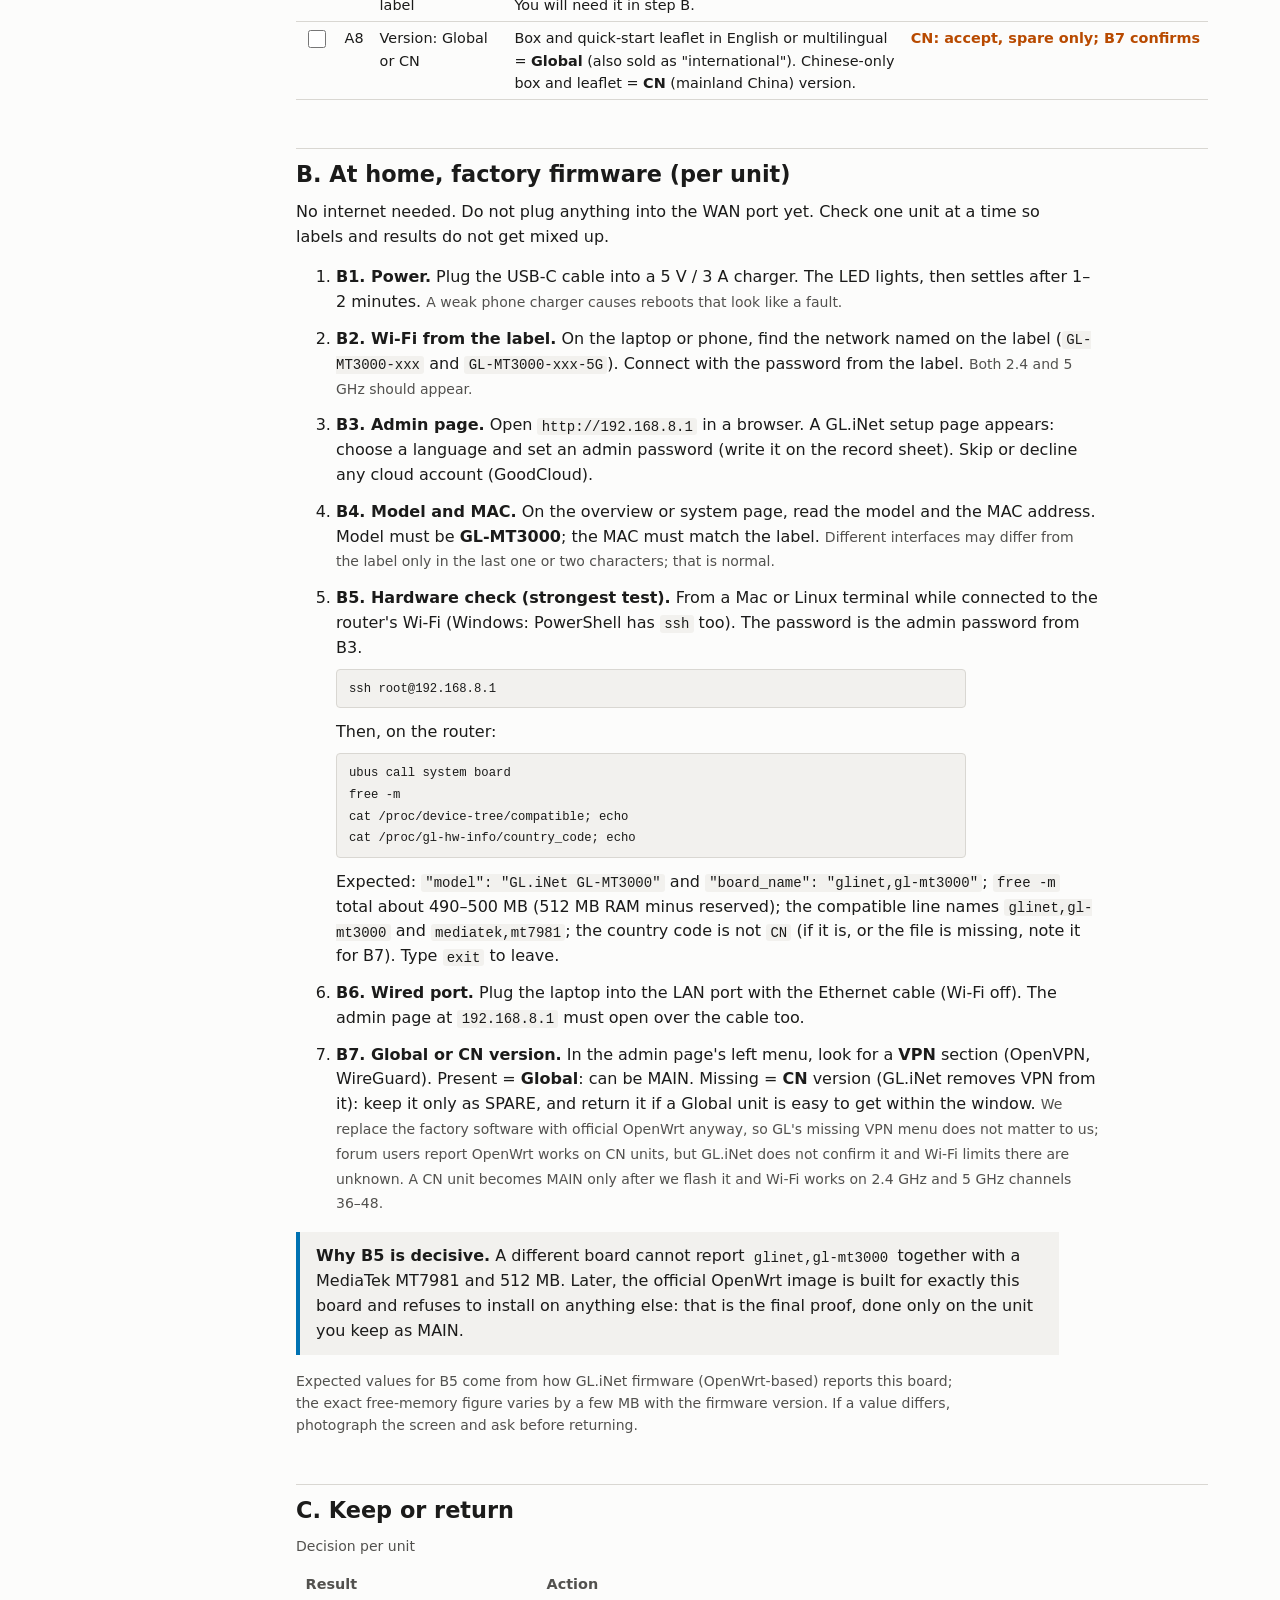
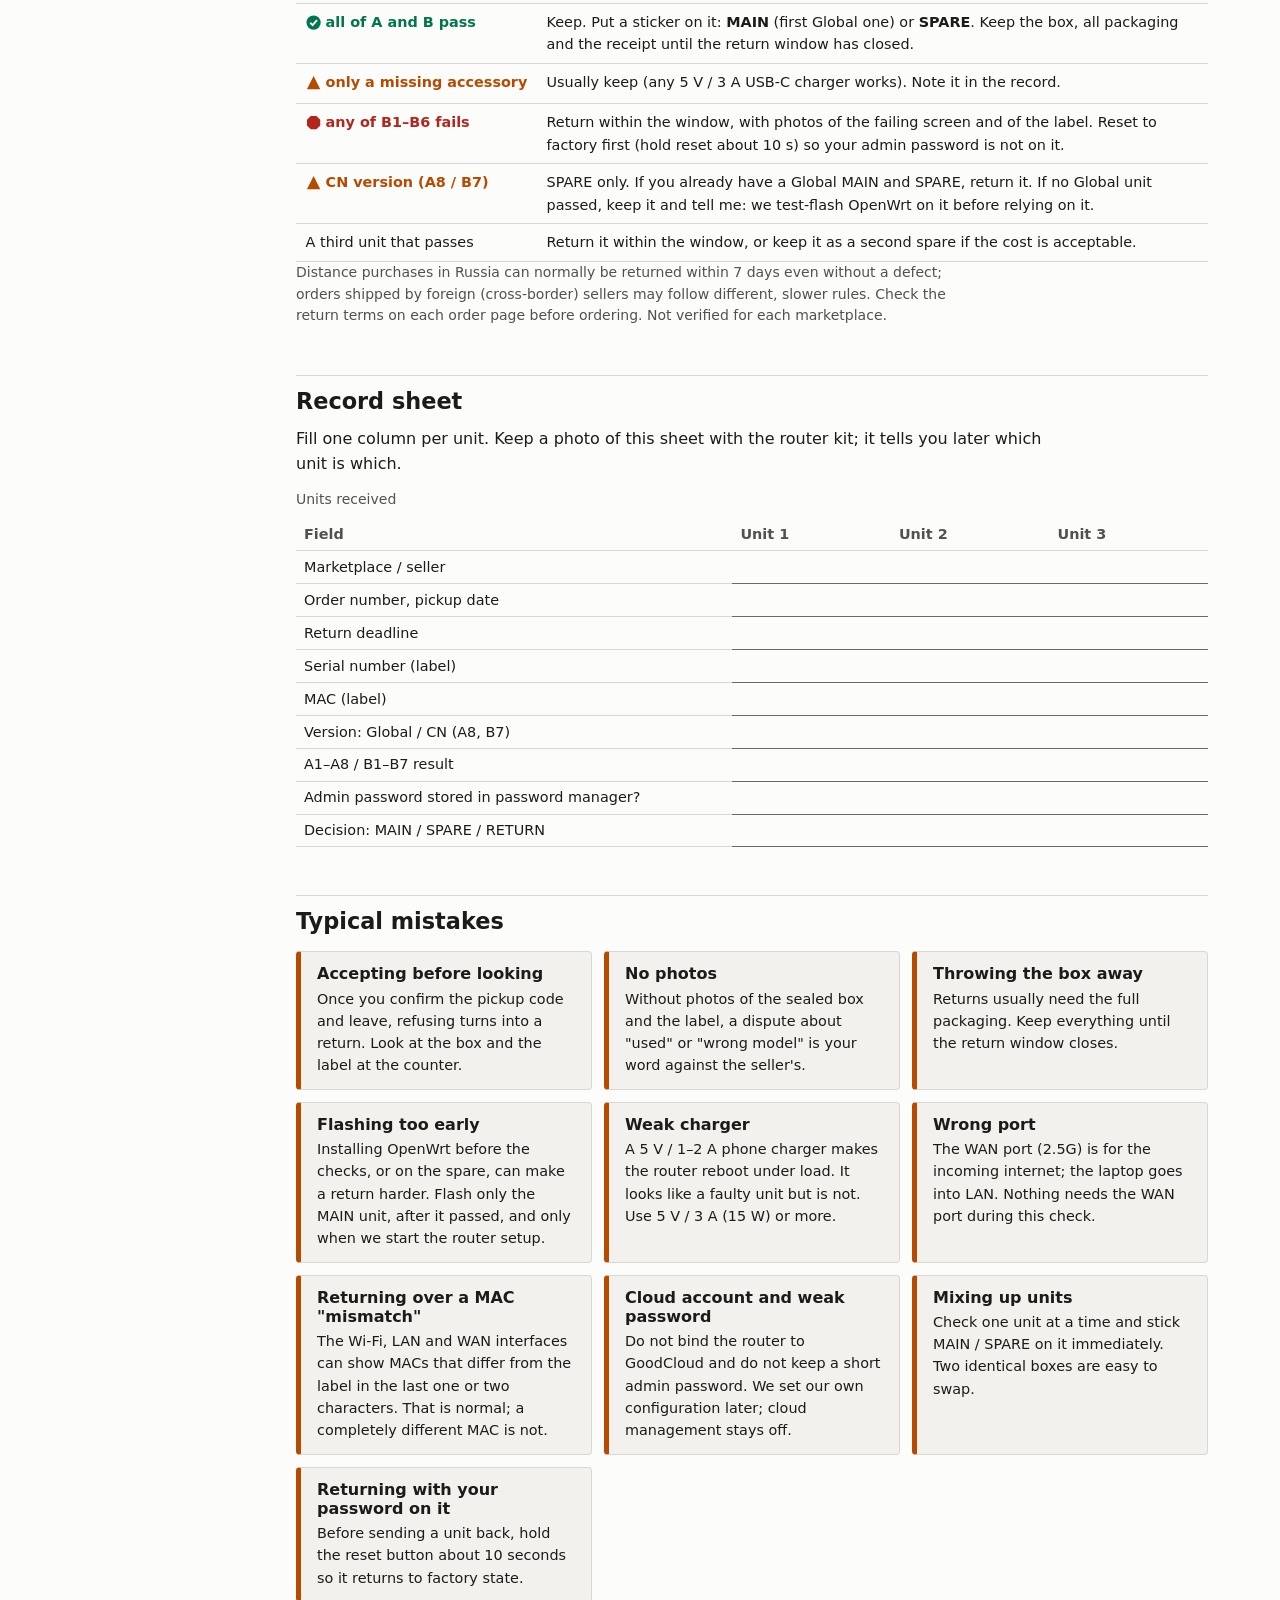
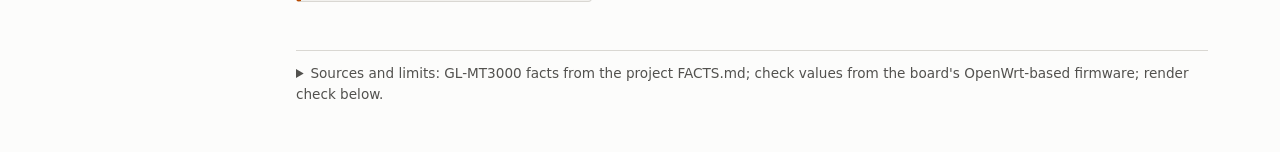
<file: docs/src/pages/router-arrival-check.html>
<!doctype html>
<html lang="en" data-doc="router-arrival-check">
<head>
<meta charset="utf-8">
<meta name="viewport" content="width=device-width, initial-scale=1">
<title>Router arrival check</title>
<script>document.documentElement.classList.add('js');</script>
<style>
/* fonts:begin */
/* fonts:end */
:root{
  color-scheme:light;
  --surface:#fcfcfb; --surface-2:#f2f1ee; --rule:#d9d7d2;
  --ink:#1b1b1a; --ink-2:#52514e; --line:#6b6a66;
  --accent:#0072B2; --focus:#0072B2;
  --good:#00754f; --warning:#8a5a00; --serious:#b84a00; --critical:#b3261e;
  --font:"IBM Plex Sans",system-ui,-apple-system,"Segoe UI",Roboto,sans-serif;
  --font-c:"IBM Plex Sans Condensed","IBM Plex Sans","Arial Narrow",system-ui,sans-serif;
  --mono:"IBM Plex Mono",ui-monospace,Menlo,Consolas,monospace;
  --s1:.25rem; --s2:.5rem; --s3:.75rem; --s4:1rem; --s5:1.5rem; --s6:2rem; --s7:3rem;
  --radius:4px; --measure:75ch;
}
*,*::before,*::after{box-sizing:border-box}
html{background:var(--surface);color:var(--ink);font:16px/1.55 var(--font);-webkit-text-size-adjust:100%}
body{margin:0;background:var(--surface)}
h1,h2,h3{font-family:var(--font-c);font-weight:600;line-height:1.2;margin:0}
h1{font-size:2rem}
h2{font-size:1.4rem;margin:var(--s7) 0 var(--s3);padding-top:var(--s3);border-top:1px solid var(--rule)}
h3{font-size:1.1rem;margin:var(--s5) 0 var(--s2)}
p,li{max-width:var(--measure)}
p{margin:0 0 var(--s3)}
b,strong{font-weight:600}
a{color:var(--accent)}
code,pre{font-family:var(--mono);font-size:.875em}
code{background:var(--surface-2);padding:.05em .3em;border-radius:3px}
pre{background:var(--surface-2);border:1px solid var(--rule);border-radius:var(--radius);padding:var(--s2) var(--s3);overflow-x:auto;max-width:var(--measure);margin:var(--s2) 0 var(--s3)}
pre code{background:none;padding:0}
.small{font-size:.875rem;color:var(--ink-2)}
.eyebrow{font:600 .75rem var(--font-c);letter-spacing:.08em;text-transform:uppercase;color:var(--ink-2);margin:0 0 var(--s1)}
:focus-visible{outline:2px solid var(--focus);outline-offset:2px}

.page{display:grid;grid-template-columns:12rem minmax(0,1fr);gap:var(--s6);max-width:74rem;margin:0 auto;padding:var(--s6) var(--s5) var(--s7)}
.toc{position:sticky;top:var(--s5);align-self:start;font-size:.875rem}
.toc ol{list-style:none;margin:0;padding:0;border-left:1px solid var(--rule)}
.toc a{display:block;padding:.15rem var(--s3);color:var(--ink-2);text-decoration:none;border-left:2px solid transparent;margin-left:-1px}
.toc a[aria-current="true"]{color:var(--ink);border-left-color:var(--accent);font-weight:600}
.toc .toc-title{font:600 .875rem var(--font-c);margin:0 0 var(--s2) var(--s3)}
main{min-width:0}
@media (max-width:60rem){
  .page{grid-template-columns:minmax(0,1fr);gap:var(--s4);padding:var(--s5) 16px var(--s7)}
  .toc{position:static}
  .toc ol{display:flex;flex-wrap:wrap;gap:0 var(--s2);border-left:0}
  .toc a{padding:.1rem var(--s2) .1rem 0;border-left:0}
}

.strip{display:grid;grid-template-columns:repeat(3,minmax(0,1fr));gap:var(--s4);margin:var(--s5) 0}
.strip>div{border-left:1px solid var(--rule);padding-left:var(--s4)}
.strip>div:first-child{border-left:0;padding-left:0}
.big{font:600 2.2rem/1 var(--font-c)}
.big-label{font-size:.875rem;color:var(--ink-2);margin-top:var(--s1)}
@media (max-width:40rem){.strip{grid-template-columns:minmax(0,1fr)}.strip>div{border-left:0;padding-left:0}}

figure{margin:var(--s5) 0}
figure svg{display:block;width:100%;height:auto;font-family:var(--font);font-size:13px}
figcaption{font-size:.9rem;color:var(--ink-2);max-width:var(--measure);margin-top:var(--s2)}
.scroll-x{overflow-x:auto} .scroll-x svg{min-width:40rem}
.dg .box{fill:var(--surface-2);stroke:var(--line);stroke-width:1.5}
.dg .box.a{fill:#e8f2f9;stroke:var(--accent);stroke-width:2}
.dg .box.ok{fill:#e6f3ee;stroke:var(--good);stroke-width:2}
.dg .box.no{fill:#fbeeed;stroke:var(--critical);stroke-width:2}
.dg .tb{text-anchor:middle;font-weight:600;fill:var(--ink)}
.dg .ts{text-anchor:middle;font-size:11.5px;fill:var(--ink-2)}
.dg .lbl{font-size:12px;fill:var(--ink-2)}
.dg .conn{fill:none;stroke:var(--line);stroke-width:2}
.dg .conn.bad{stroke:var(--critical)}
.dg marker path{fill:var(--line)}

table{border-collapse:collapse;width:100%;font-size:.9rem}
caption{text-align:left;font-size:.875rem;color:var(--ink-2);padding-bottom:var(--s2)}
th,td{text-align:left;padding:.45rem .6rem;border-bottom:1px solid var(--rule);vertical-align:top}
th{font-weight:600;color:var(--ink-2)}
td.ck{width:2rem}
table:has(tbody tr:nth-child(8)) :is(th,td){padding:.3rem .5rem}
.table-wrap{overflow-x:auto}
input[type=checkbox]{width:1.1rem;height:1.1rem;accent-color:var(--good)}
td.fill{min-width:8rem;border-bottom:1px solid var(--line)}

.sev{display:inline-flex;align-items:center;gap:.3rem;font-weight:600;white-space:nowrap}
.sev svg{width:.95rem;height:.95rem;flex:none}
.sev.stop{color:var(--critical)} .sev.warn{color:var(--serious)} .sev.ok{color:var(--good)}

.cards{display:grid;grid-template-columns:repeat(auto-fill,minmax(16rem,1fr));gap:var(--s3);margin:var(--s4) 0}
.card{background:var(--surface-2);border:1px solid var(--rule);border-left:5px solid var(--serious);border-radius:var(--radius);padding:var(--s3) var(--s4)}
.card h3{margin:0 0 var(--s1);font-size:1rem}
.card p{margin:0;font-size:.9rem}
.callout{border-left:4px solid var(--accent);background:var(--surface-2);padding:var(--s3) var(--s4);margin:var(--s4) 0;max-width:var(--measure)}
.callout p:last-child{margin:0}
ol.steps>li{margin-bottom:var(--s3)}

footer.prov{margin-top:var(--s7);border-top:1px solid var(--rule);padding-top:var(--s3);font-size:.85rem;color:var(--ink-2)}
footer.prov summary{cursor:pointer}
footer.prov dl{display:grid;grid-template-columns:max-content minmax(0,1fr);gap:.15rem var(--s4);margin:var(--s2) 0 0}
footer.prov dt{font-weight:600} footer.prov dd{margin:0}
@media (prefers-reduced-motion:reduce){*,*::before,*::after{animation:none !important;transition:none !important}}
@page{margin:14mm 12mm}
@media print{
  :root{--surface:#fff;--surface-2:#f4f4f2;--rule:#bdbbb5;--ink:#000;--ink-2:#333;--line:#333}
  html{font-size:10.5pt}
  .page{display:block;padding:0;max-width:none}
  .toc{display:none !important}
  .scroll-x{overflow:visible} .scroll-x svg{min-width:0}
  h2{break-after:avoid;margin-top:var(--s5)}
  figure,.card,tr,.callout,pre{break-inside:avoid}
  .dg .conn{stroke-width:2.5}
}
</style>
</head>
<body>
<div class="page">
<nav class="toc" aria-label="Contents">
  <p class="toc-title">Contents</p>
  <ol>
    <li><a href="#summary">Summary</a></li>
    <li><a href="#bring">What to bring</a></li>
    <li><a href="#flow">The flow</a></li>
    <li><a href="#counter">A. At the counter</a></li>
    <li><a href="#home">B. At home</a></li>
    <li><a href="#decide">C. Keep or return</a></li>
    <li><a href="#record">Record sheet</a></li>
    <li><a href="#mistakes">Typical mistakes</a></li>
  </ol>
</nav>
<main>
<header id="summary">
  <p class="eyebrow">Reliable internet from Russia &middot; router kit &middot; 2026-11-08</p>
  <h1>Router arrival check: GL.iNet GL-MT3000 (Beryl AX)</h1>
  <p>Check every unit in two stages: five minutes at the pickup counter with the box still closed, then about thirty minutes at home on the factory firmware. Keep the units that pass every step; return the rest within the return window. Flash OpenWrt only after a unit has passed, and only on the main unit first.</p>
  <div class="strip">
    <div><div class="big">5 min</div><div class="big-label">at the counter, before you accept the parcel</div></div>
    <div><div class="big">30 min</div><div class="big-label">at home per unit, factory firmware, no internet needed</div></div>
    <div><div class="big">2 kept</div><div class="big-label">main + spare; any extra unit goes back within the return window</div></div>
  </div>
</header>

<section id="bring" aria-labelledby="bring-h">
  <h2 id="bring-h">What to bring</h2>
  <ul>
    <li>Your phone, charged (photos, marketplace app with the pickup code).</li>
    <li>This page, printed or on the phone; a pen for the record sheet.</li>
    <li>At home: a <b>USB-C charger of 5 V / 3 A (15 W) or more</b> and a USB-C cable, a laptop or phone with Wi-Fi. An Ethernet cable is optional.</li>
  </ul>
</section>

<section id="flow" aria-labelledby="flow-h">
  <h2 id="flow-h">The flow</h2>
  <figure>
    <div class="scroll-x">
    <svg class="dg" viewBox="0 0 960 230" role="img" aria-labelledby="ft fd">
      <title id="ft">Arrival check flow</title>
      <desc id="fd">At the counter: inspect the closed box. If anything is wrong, refuse the parcel at the counter. Otherwise accept and take it home. At home: power on with factory firmware and run checks B1 to B7. If any check fails, return within the window. If all pass, label the unit main or spare (a CN-version unit: spare only). Only then flash OpenWrt on the main unit.</desc>
      <defs><marker id="ar" viewBox="0 0 10 10" refX="9" refY="5" markerWidth="7" markerHeight="7" orient="auto-start-reverse"><path d="M0 0L10 5L0 10z"/></marker></defs>
      <rect class="box a" x="10" y="30" width="190" height="70" rx="6"/><text class="tb" x="105" y="60">A. At the counter</text><text class="ts" x="105" y="80">closed box, 5 minutes</text>
      <rect class="box a" x="260" y="30" width="190" height="70" rx="6"/><text class="tb" x="355" y="60">B. At home</text><text class="ts" x="355" y="80">factory firmware, 30 min</text>
      <rect class="box ok" x="510" y="30" width="190" height="70" rx="6"/><text class="tb" x="605" y="60">C. Keep</text><text class="ts" x="605" y="80">label: MAIN or SPARE</text>
      <rect class="box" x="760" y="30" width="190" height="70" rx="6"/><text class="tb" x="855" y="60">Flash OpenWrt</text><text class="ts" x="855" y="80">main unit only, later</text>
      <rect class="box no" x="10" y="150" width="190" height="60" rx="6"/><text class="tb" x="105" y="177">Refuse at counter</text><text class="ts" x="105" y="195">do not accept the parcel</text>
      <rect class="box no" x="260" y="150" width="190" height="60" rx="6"/><text class="tb" x="355" y="177">Return</text><text class="ts" x="355" y="195">within the return window</text>
      <path class="conn" d="M200 65H258" marker-end="url(#ar)"/><text class="lbl" x="207" y="57">all OK</text>
      <path class="conn" d="M450 65H508" marker-end="url(#ar)"/><text class="lbl" x="457" y="57">all pass</text>
      <path class="conn" d="M700 65H758" marker-end="url(#ar)"/>
      <path class="conn bad" d="M105 100V148" marker-end="url(#ar)"/><text class="lbl" x="112" y="128">anything wrong</text>
      <path class="conn bad" d="M355 100V148" marker-end="url(#ar)"/><text class="lbl" x="362" y="128">any check fails</text>
    </svg>
    </div>
    <figcaption>Refusing at the counter is the cheapest way out: the parcel simply goes back. After you accept it, a return is a separate process.</figcaption>
  </figure>
</section>

<section id="counter" aria-labelledby="counter-h">
  <h2 id="counter-h">A. At the counter (box still closed)</h2>
  <p>Photograph the parcel and the box from all sides <b>before</b> opening anything. Marketplaces generally let you inspect appearance and contents at the pickup point and refuse there (rules differ per marketplace; check the order page).</p>
  <div class="table-wrap">
  <table>
    <caption>Counter checks, in order</caption>
    <thead><tr><th>&#10003;</th><th>#</th><th>Check</th><th>Genuine looks like</th><th>If not</th></tr></thead>
    <tbody>
      <tr><td class="ck"><input type="checkbox" aria-label="A1 done"></td><td>A1</td><td>Model on the box</td><td>Exactly <b>GL-MT3000</b>, "Beryl AX". Not MT2500, MT3600BE, MT6000.</td><td><span class="sev stop">refuse</span></td></tr>
      <tr><td class="ck"><input type="checkbox" aria-label="A2 done"></td><td>A2</td><td>Seal and packaging</td><td>Factory seal intact, box not crushed, not re-taped.</td><td><span class="sev stop">refuse</span></td></tr>
      <tr><td class="ck"><input type="checkbox" aria-label="A3 done"></td><td>A3</td><td>Open the box, look at the unit</td><td>New: no scratches, protective film, no dust in the ports.</td><td><span class="sev stop">refuse</span></td></tr>
      <tr><td class="ck"><input type="checkbox" aria-label="A4 done"></td><td>A4</td><td>Label on the bottom</td><td>Model GL-MT3000, serial number, MAC address, Wi-Fi name like <code>GL-MT3000-xxx</code> and its password. Sticker not peeled or reprinted.</td><td><span class="sev stop">refuse</span></td></tr>
      <tr><td class="ck"><input type="checkbox" aria-label="A5 done"></td><td>A5</td><td>Contents</td><td>Router, USB-C power cable, Ethernet cable, quick-start leaflet. A power adapter may or may not be included, depending on region.</td><td><span class="sev warn">photo, decide at home</span></td></tr>
      <tr><td class="ck"><input type="checkbox" aria-label="A6 done"></td><td>A6</td><td>Ports, by eye</td><td>Two Ethernet ports (one marked WAN, 2.5G), one USB-A, one USB-C (power), a reset hole, a small side switch.</td><td><span class="sev stop">refuse</span></td></tr>
      <tr><td class="ck"><input type="checkbox" aria-label="A7 done"></td><td>A7</td><td>Photograph the label</td><td>Readable photo of serial, MAC and Wi-Fi password. You will need it in step B.</td><td>&ndash;</td></tr>
      <tr><td class="ck"><input type="checkbox" aria-label="A8 done"></td><td>A8</td><td>Version: Global or CN</td><td>Box and quick-start leaflet in English or multilingual = <b>Global</b> (also sold as "international"). Chinese-only box and leaflet = <b>CN</b> (mainland China) version.</td><td><span class="sev warn">CN: accept, spare only; B7 confirms</span></td></tr>
    </tbody>
  </table>
  </div>
</section>

<section id="home" aria-labelledby="home-h">
  <h2 id="home-h">B. At home, factory firmware (per unit)</h2>
  <p>No internet needed. Do not plug anything into the WAN port yet. Check one unit at a time so labels and results do not get mixed up.</p>
  <ol class="steps">
    <li><b>B1. Power.</b> Plug the USB-C cable into a 5 V / 3 A charger. The LED lights, then settles after 1&ndash;2 minutes. <span class="small">A weak phone charger causes reboots that look like a fault.</span></li>
    <li><b>B2. Wi-Fi from the label.</b> On the laptop or phone, find the network named on the label (<code>GL-MT3000-xxx</code> and <code>GL-MT3000-xxx-5G</code>). Connect with the password from the label. <span class="small">Both 2.4 and 5 GHz should appear.</span></li>
    <li><b>B3. Admin page.</b> Open <code>http://192.168.8.1</code> in a browser. A GL.iNet setup page appears: choose a language and set an admin password (write it on the record sheet). Skip or decline any cloud account (GoodCloud).</li>
    <li><b>B4. Model and MAC.</b> On the overview or system page, read the model and the MAC address. Model must be <b>GL-MT3000</b>; the MAC must match the label. <span class="small">Different interfaces may differ from the label only in the last one or two characters; that is normal.</span></li>
    <li><b>B5. Hardware check (strongest test).</b> From a Mac or Linux terminal while connected to the router's Wi-Fi (Windows: PowerShell has <code>ssh</code> too). The password is the admin password from B3.
<pre><code>ssh root@192.168.8.1</code></pre>
      Then, on the router:
<pre><code>ubus call system board
free -m
cat /proc/device-tree/compatible; echo
cat /proc/gl-hw-info/country_code; echo</code></pre>
      Expected: <code>"model": "GL.iNet GL-MT3000"</code> and <code>"board_name": "glinet,gl-mt3000"</code>; <code>free -m</code> total about 490&ndash;500 MB (512 MB RAM minus reserved); the compatible line names <code>glinet,gl-mt3000</code> and <code>mediatek,mt7981</code>; the country code is not <code>CN</code> (if it is, or the file is missing, note it for B7). Type <code>exit</code> to leave.</li>
    <li><b>B6. Wired port.</b> Plug the laptop into the LAN port with the Ethernet cable (Wi-Fi off). The admin page at <code>192.168.8.1</code> must open over the cable too.</li>
    <li><b>B7. Global or CN version.</b> In the admin page's left menu, look for a <b>VPN</b> section (OpenVPN, WireGuard). Present = <b>Global</b>: can be MAIN. Missing = <b>CN</b> version (GL.iNet removes VPN from it): keep it only as SPARE, and return it if a Global unit is easy to get within the window. <span class="small">We replace the factory software with official OpenWrt anyway, so GL's missing VPN menu does not matter to us; forum users report OpenWrt works on CN units, but GL.iNet does not confirm it and Wi-Fi limits there are unknown. A CN unit becomes MAIN only after we flash it and Wi-Fi works on 2.4 GHz and 5 GHz channels 36&ndash;48.</span></li>
  </ol>
  <div class="callout">
    <p><b>Why B5 is decisive.</b> A different board cannot report <code>glinet,gl-mt3000</code> together with a MediaTek MT7981 and 512 MB. Later, the official OpenWrt image is built for exactly this board and refuses to install on anything else: that is the final proof, done only on the unit you keep as MAIN.</p>
  </div>
  <p class="small">Expected values for B5 come from how GL.iNet firmware (OpenWrt-based) reports this board; the exact free-memory figure varies by a few MB with the firmware version. If a value differs, photograph the screen and ask before returning.</p>
</section>

<section id="decide" aria-labelledby="decide-h">
  <h2 id="decide-h">C. Keep or return</h2>
  <div class="table-wrap">
  <table>
    <caption>Decision per unit</caption>
    <thead><tr><th>Result</th><th>Action</th></tr></thead>
    <tbody>
      <tr><td><span class="sev ok"><svg viewBox="0 0 16 16" aria-hidden="true"><circle cx="8" cy="8" r="7.5" fill="currentColor"/><path d="M4.5 8.2 7 10.6 11.6 5.4" stroke="#fff" stroke-width="2" fill="none"/></svg>all of A and B pass</span></td><td>Keep. Put a sticker on it: <b>MAIN</b> (first Global one) or <b>SPARE</b>. Keep the box, all packaging and the receipt until the return window has closed.</td></tr>
      <tr><td><span class="sev warn"><svg viewBox="0 0 16 16" aria-hidden="true"><path d="M8 1l7 14H1z" fill="currentColor"/></svg>only a missing accessory</span></td><td>Usually keep (any 5 V / 3 A USB-C charger works). Note it in the record.</td></tr>
      <tr><td><span class="sev stop"><svg viewBox="0 0 16 16" aria-hidden="true"><path d="M5 1h6l4 4v6l-4 4H5l-4-4V5z" fill="currentColor"/></svg>any of B1&ndash;B6 fails</span></td><td>Return within the window, with photos of the failing screen and of the label. Reset to factory first (hold reset about 10 s) so your admin password is not on it.</td></tr>
      <tr><td><span class="sev warn"><svg viewBox="0 0 16 16" aria-hidden="true"><path d="M8 1l7 14H1z" fill="currentColor"/></svg>CN version (A8 / B7)</span></td><td>SPARE only. If you already have a Global MAIN and SPARE, return it. If no Global unit passed, keep it and tell me: we test-flash OpenWrt on it before relying on it.</td></tr>
      <tr><td>A third unit that passes</td><td>Return it within the window, or keep it as a second spare if the cost is acceptable.</td></tr>
    </tbody>
  </table>
  </div>
  <p class="small">Distance purchases in Russia can normally be returned within 7 days even without a defect; orders shipped by foreign (cross-border) sellers may follow different, slower rules. Check the return terms on each order page before ordering. Not verified for each marketplace.</p>
</section>

<section id="record" aria-labelledby="record-h">
  <h2 id="record-h">Record sheet</h2>
  <p>Fill one column per unit. Keep a photo of this sheet with the router kit; it tells you later which unit is which.</p>
  <div class="table-wrap">
  <table>
    <caption>Units received</caption>
    <thead><tr><th>Field</th><th>Unit 1</th><th>Unit 2</th><th>Unit 3</th></tr></thead>
    <tbody>
      <tr><td>Marketplace / seller</td><td class="fill"></td><td class="fill"></td><td class="fill"></td></tr>
      <tr><td>Order number, pickup date</td><td class="fill"></td><td class="fill"></td><td class="fill"></td></tr>
      <tr><td>Return deadline</td><td class="fill"></td><td class="fill"></td><td class="fill"></td></tr>
      <tr><td>Serial number (label)</td><td class="fill"></td><td class="fill"></td><td class="fill"></td></tr>
      <tr><td>MAC (label)</td><td class="fill"></td><td class="fill"></td><td class="fill"></td></tr>
      <tr><td>Version: Global / CN (A8, B7)</td><td class="fill"></td><td class="fill"></td><td class="fill"></td></tr>
      <tr><td>A1&ndash;A8 / B1&ndash;B7 result</td><td class="fill"></td><td class="fill"></td><td class="fill"></td></tr>
      <tr><td>Admin password stored in password manager?</td><td class="fill"></td><td class="fill"></td><td class="fill"></td></tr>
      <tr><td>Decision: MAIN / SPARE / RETURN</td><td class="fill"></td><td class="fill"></td><td class="fill"></td></tr>
    </tbody>
  </table>
  </div>
</section>

<section id="mistakes" aria-labelledby="mistakes-h">
  <h2 id="mistakes-h">Typical mistakes</h2>
  <div class="cards">
    <article class="card"><h3>Accepting before looking</h3><p>Once you confirm the pickup code and leave, refusing turns into a return. Look at the box and the label at the counter.</p></article>
    <article class="card"><h3>No photos</h3><p>Without photos of the sealed box and the label, a dispute about "used" or "wrong model" is your word against the seller's.</p></article>
    <article class="card"><h3>Throwing the box away</h3><p>Returns usually need the full packaging. Keep everything until the return window closes.</p></article>
    <article class="card"><h3>Flashing too early</h3><p>Installing OpenWrt before the checks, or on the spare, can make a return harder. Flash only the MAIN unit, after it passed, and only when we start the router setup.</p></article>
    <article class="card"><h3>Weak charger</h3><p>A 5 V / 1&ndash;2 A phone charger makes the router reboot under load. It looks like a faulty unit but is not. Use 5 V / 3 A (15 W) or more.</p></article>
    <article class="card"><h3>Wrong port</h3><p>The WAN port (2.5G) is for the incoming internet; the laptop goes into LAN. Nothing needs the WAN port during this check.</p></article>
    <article class="card"><h3>Returning over a MAC "mismatch"</h3><p>The Wi-Fi, LAN and WAN interfaces can show MACs that differ from the label in the last one or two characters. That is normal; a completely different MAC is not.</p></article>
    <article class="card"><h3>Cloud account and weak password</h3><p>Do not bind the router to GoodCloud and do not keep a short admin password. We set our own configuration later; cloud management stays off.</p></article>
    <article class="card"><h3>Mixing up units</h3><p>Check one unit at a time and stick MAIN / SPARE on it immediately. Two identical boxes are easy to swap.</p></article>
    <article class="card"><h3>Returning with your password on it</h3><p>Before sending a unit back, hold the reset button about 10 seconds so it returns to factory state.</p></article>
  </div>
</section>

<footer class="prov">
  <details>
    <summary>Sources and limits: GL-MT3000 facts from the project FACTS.md; check values from the board's OpenWrt-based firmware; render check below.</summary>
    <dl>
      <dt>Facts</dt><dd>Hardware (MediaTek MT7981B, 512 MB RAM, 2.5G WAN + 1G LAN, USB-C 5 V / 3 A, admin at 192.168.8.1, SSID and key on the label) from FACTS.md.</dd>
      <dt>Global vs CN</dt><dd>GL.iNet staff: CN units have no VPN or AdGuard Home and cannot officially be converted to Global (forum.gl-inet.com, statement on products bought in mainland China). FACTS.md, 2026-11-09.</dd>
      <dt>Not verified</dt><dd>Exact box contents per region, the exact free-memory figure, and each marketplace's pickup and return rules. That box language reliably marks a CN unit (GL.iNet staff say Chinese packaging and manual; a few CN units were sold abroad). The <code>/proc/gl-hw-info/country_code</code> file (forum users only). OpenWrt behaviour on CN units (forum users only).</dd>
      <dt>Render</dt><dd id="render-status">offline-check.sh 2026-11-08, again 2026-11-09 after adding A8/B7: no external loads, SVG valid, headless render and PDF with network blocked; screenshot and PDF pages looked at. Not checked: phone width, dark mode.</dd>
    </dl>
  </details>
</footer>
</main>
</div>
<script>
(function () {
  var links = Array.prototype.slice.call(document.querySelectorAll('.toc a'));
  if ('IntersectionObserver' in window) {
    var io = new IntersectionObserver(function (es) { es.forEach(function (en) { if (!en.isIntersecting) return; links.forEach(function (a) { a.setAttribute('aria-current', String(a.getAttribute('href') === '#' + en.target.id)); }); }); }, { rootMargin: '0px 0px -70% 0px' });
    links.forEach(function (a) { var s = document.getElementById(a.getAttribute('href').slice(1)); if (s) io.observe(s); });
  }
  /* Remember ticked boxes on this device only (view convenience). */
  var key = 'router-arrival-check:ticks';
  var boxes = Array.prototype.slice.call(document.querySelectorAll('input[type=checkbox]'));
  try { var saved = JSON.parse(localStorage.getItem(key) || '[]'); boxes.forEach(function (b, i) { b.checked = !!saved[i]; }); } catch (e) {}
  boxes.forEach(function (b) { b.addEventListener('change', function () { try { localStorage.setItem(key, JSON.stringify(boxes.map(function (x) { return x.checked; }))); } catch (e) {} }); });
  window.addEventListener('beforeprint', function () { document.querySelectorAll('details').forEach(function (d) { d.open = true; }); });
})();
</script>
</body>
</html>
</file>
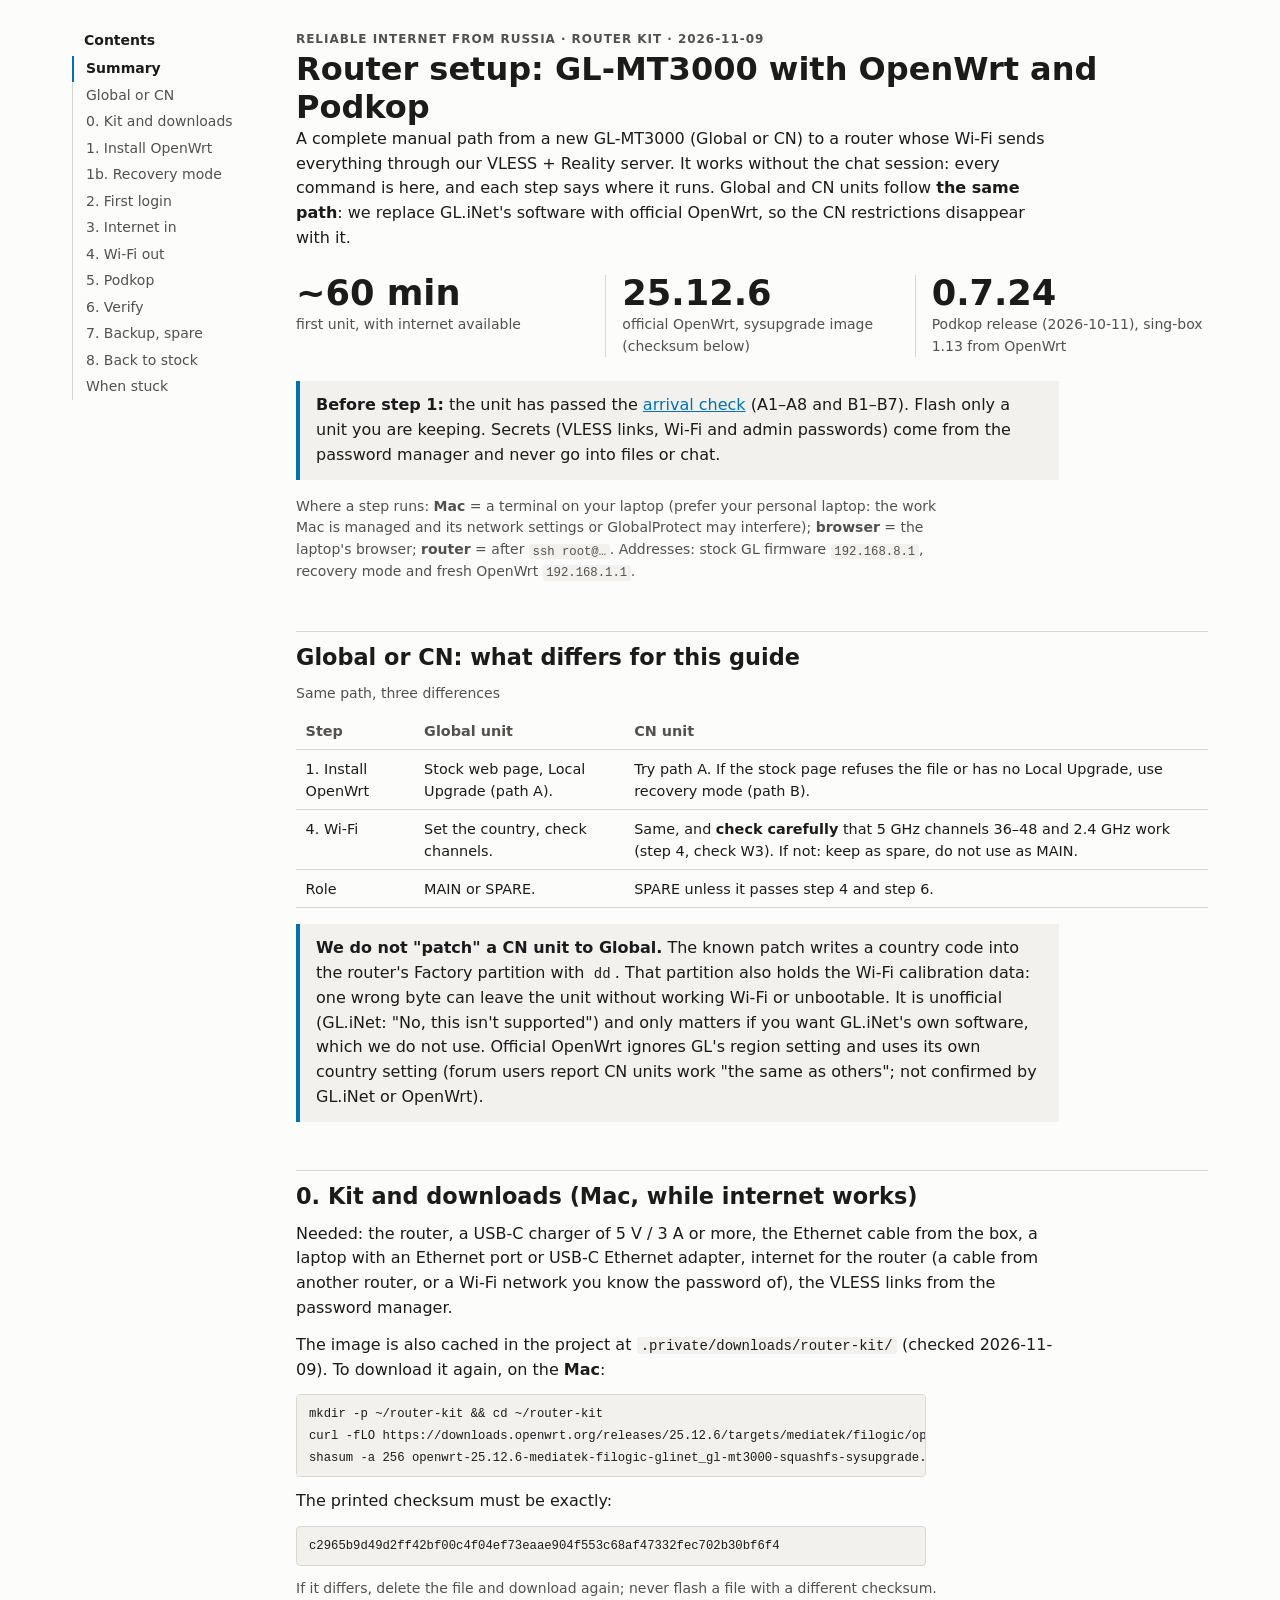
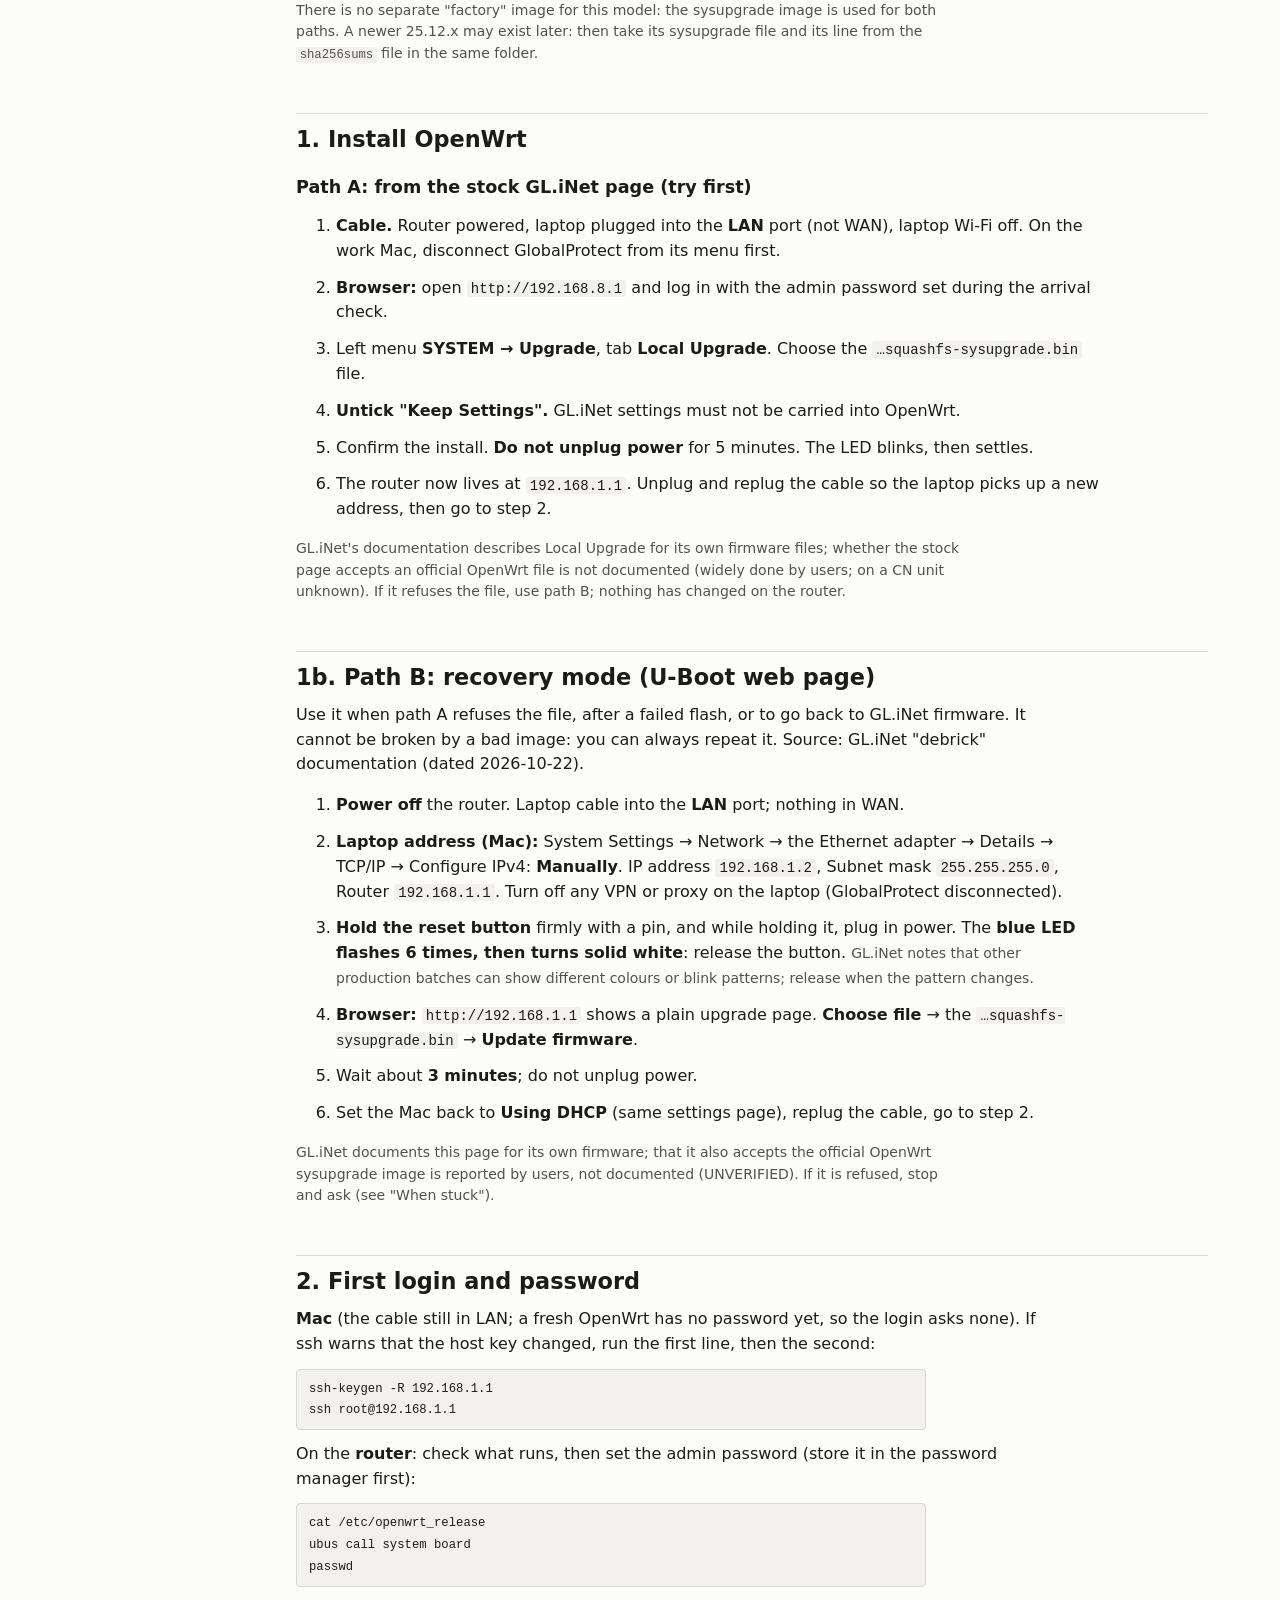
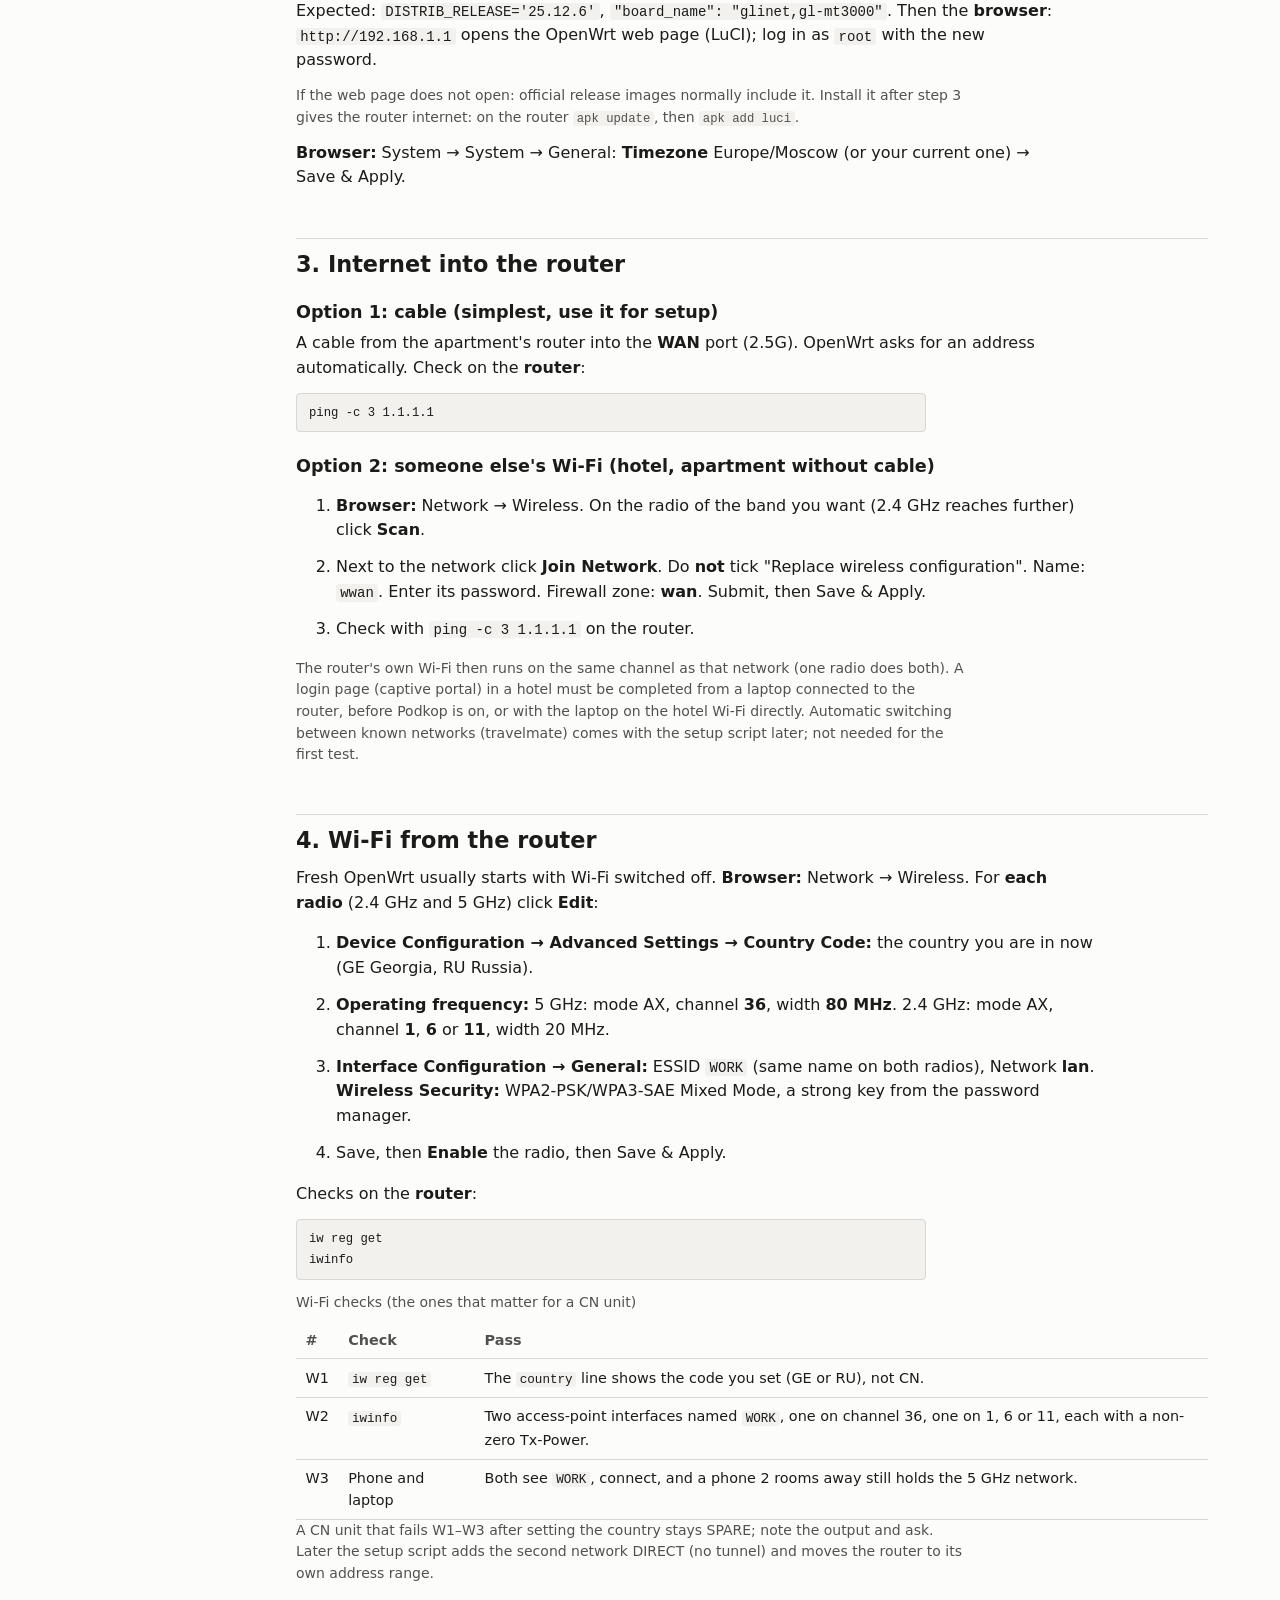
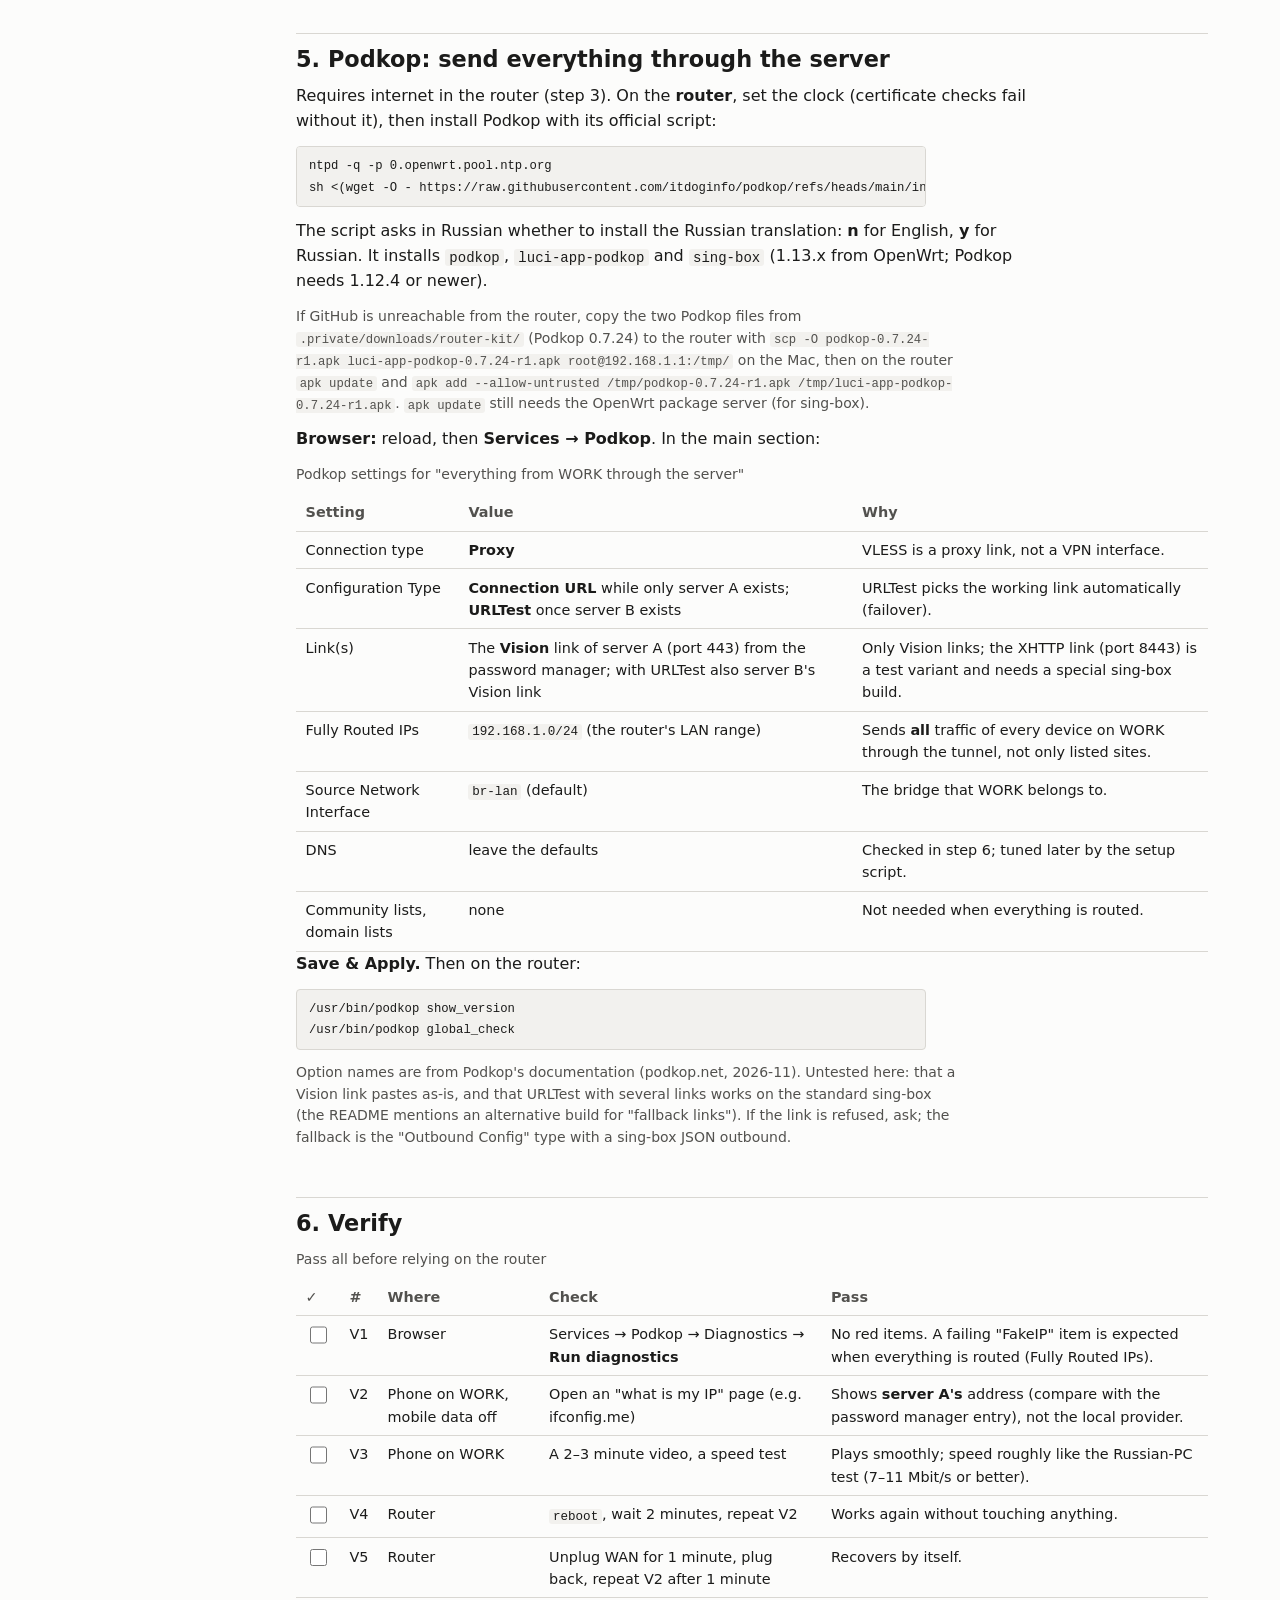
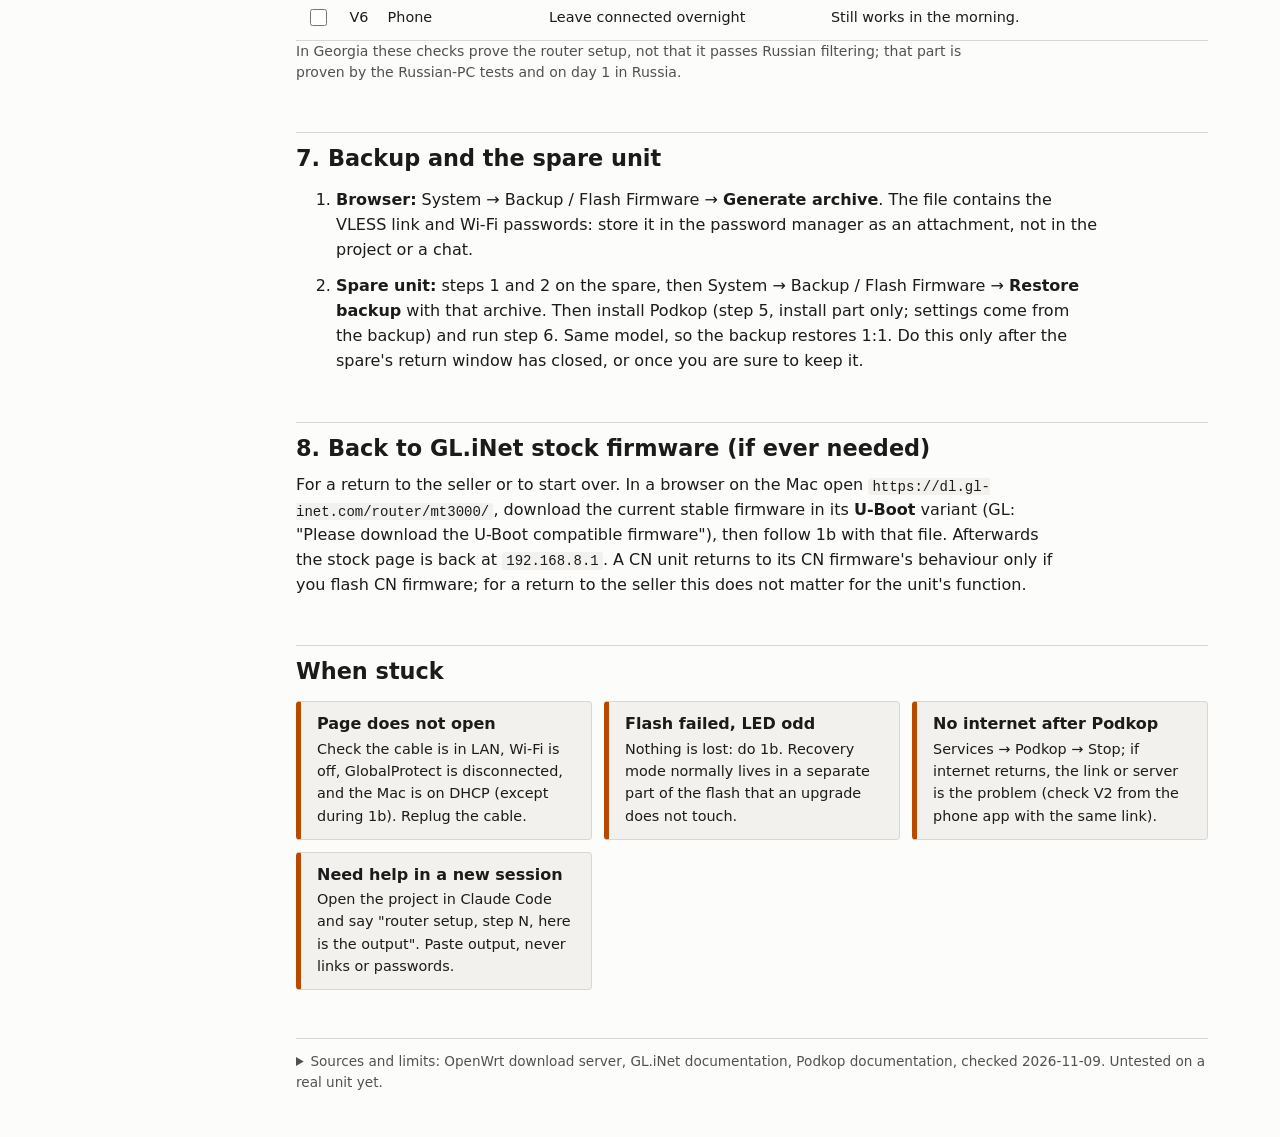
<file: docs/src/pages/router-setup.html>
<!doctype html>
<html lang="en" data-doc="router-setup">
<head>
<meta charset="utf-8">
<meta name="viewport" content="width=device-width, initial-scale=1">
<title>Router setup guide</title>
<script>document.documentElement.classList.add('js');</script>
<style>
/* fonts:begin */
/* fonts:end */
:root{
  color-scheme:light;
  --surface:#fcfcfb; --surface-2:#f2f1ee; --rule:#d9d7d2;
  --ink:#1b1b1a; --ink-2:#52514e; --line:#6b6a66;
  --accent:#0072B2; --focus:#0072B2;
  --good:#00754f; --warning:#8a5a00; --serious:#b84a00; --critical:#b3261e;
  --font:"IBM Plex Sans",system-ui,-apple-system,"Segoe UI",Roboto,sans-serif;
  --font-c:"IBM Plex Sans Condensed","IBM Plex Sans","Arial Narrow",system-ui,sans-serif;
  --mono:"IBM Plex Mono",ui-monospace,Menlo,Consolas,monospace;
  --s1:.25rem; --s2:.5rem; --s3:.75rem; --s4:1rem; --s5:1.5rem; --s6:2rem; --s7:3rem;
  --radius:4px; --measure:75ch;
}
*,*::before,*::after{box-sizing:border-box}
html{background:var(--surface);color:var(--ink);font:16px/1.55 var(--font);-webkit-text-size-adjust:100%}
body{margin:0;background:var(--surface)}
h1,h2,h3{font-family:var(--font-c);font-weight:600;line-height:1.2;margin:0}
h1{font-size:2rem}
h2{font-size:1.4rem;margin:var(--s7) 0 var(--s3);padding-top:var(--s3);border-top:1px solid var(--rule)}
h3{font-size:1.1rem;margin:var(--s5) 0 var(--s2)}
p,li{max-width:var(--measure)}
p{margin:0 0 var(--s3)}
b,strong{font-weight:600}
a{color:var(--accent)}
code,pre{font-family:var(--mono);font-size:.875em}
code{background:var(--surface-2);padding:.05em .3em;border-radius:3px}
pre{background:var(--surface-2);border:1px solid var(--rule);border-radius:var(--radius);padding:var(--s2) var(--s3);overflow-x:auto;max-width:var(--measure);margin:var(--s2) 0 var(--s3)}
pre code{background:none;padding:0}
.small{font-size:.875rem;color:var(--ink-2)}
.eyebrow{font:600 .75rem var(--font-c);letter-spacing:.08em;text-transform:uppercase;color:var(--ink-2);margin:0 0 var(--s1)}
:focus-visible{outline:2px solid var(--focus);outline-offset:2px}

.page{display:grid;grid-template-columns:12rem minmax(0,1fr);gap:var(--s6);max-width:74rem;margin:0 auto;padding:var(--s6) var(--s5) var(--s7)}
.toc{position:sticky;top:var(--s5);align-self:start;font-size:.875rem}
.toc ol{list-style:none;margin:0;padding:0;border-left:1px solid var(--rule)}
.toc a{display:block;padding:.15rem var(--s3);color:var(--ink-2);text-decoration:none;border-left:2px solid transparent;margin-left:-1px}
.toc a[aria-current="true"]{color:var(--ink);border-left-color:var(--accent);font-weight:600}
.toc .toc-title{font:600 .875rem var(--font-c);margin:0 0 var(--s2) var(--s3)}
main{min-width:0}
@media (max-width:60rem){
  .page{grid-template-columns:minmax(0,1fr);gap:var(--s4);padding:var(--s5) 16px var(--s7)}
  .toc{position:static}
  .toc ol{display:flex;flex-wrap:wrap;gap:0 var(--s2);border-left:0}
  .toc a{padding:.1rem var(--s2) .1rem 0;border-left:0}
}

.strip{display:grid;grid-template-columns:repeat(3,minmax(0,1fr));gap:var(--s4);margin:var(--s5) 0}
.strip>div{border-left:1px solid var(--rule);padding-left:var(--s4)}
.strip>div:first-child{border-left:0;padding-left:0}
.big{font:600 2.2rem/1 var(--font-c)}
.big-label{font-size:.875rem;color:var(--ink-2);margin-top:var(--s1)}
@media (max-width:40rem){.strip{grid-template-columns:minmax(0,1fr)}.strip>div{border-left:0;padding-left:0}}

figure{margin:var(--s5) 0}
figure svg{display:block;width:100%;height:auto;font-family:var(--font);font-size:13px}
figcaption{font-size:.9rem;color:var(--ink-2);max-width:var(--measure);margin-top:var(--s2)}
.scroll-x{overflow-x:auto} .scroll-x svg{min-width:40rem}
.dg .box{fill:var(--surface-2);stroke:var(--line);stroke-width:1.5}
.dg .box.a{fill:#e8f2f9;stroke:var(--accent);stroke-width:2}
.dg .box.ok{fill:#e6f3ee;stroke:var(--good);stroke-width:2}
.dg .box.no{fill:#fbeeed;stroke:var(--critical);stroke-width:2}
.dg .tb{text-anchor:middle;font-weight:600;fill:var(--ink)}
.dg .ts{text-anchor:middle;font-size:11.5px;fill:var(--ink-2)}
.dg .lbl{font-size:12px;fill:var(--ink-2)}
.dg .conn{fill:none;stroke:var(--line);stroke-width:2}
.dg .conn.bad{stroke:var(--critical)}
.dg marker path{fill:var(--line)}

table{border-collapse:collapse;width:100%;font-size:.9rem}
caption{text-align:left;font-size:.875rem;color:var(--ink-2);padding-bottom:var(--s2)}
th,td{text-align:left;padding:.45rem .6rem;border-bottom:1px solid var(--rule);vertical-align:top}
th{font-weight:600;color:var(--ink-2)}
td.ck{width:2rem}
table:has(tbody tr:nth-child(8)) :is(th,td){padding:.3rem .5rem}
.table-wrap{overflow-x:auto}
input[type=checkbox]{width:1.1rem;height:1.1rem;accent-color:var(--good)}
td.fill{min-width:8rem;border-bottom:1px solid var(--line)}

.sev{display:inline-flex;align-items:center;gap:.3rem;font-weight:600;white-space:nowrap}
.sev svg{width:.95rem;height:.95rem;flex:none}
.sev.stop{color:var(--critical)} .sev.warn{color:var(--serious)} .sev.ok{color:var(--good)}

.cards{display:grid;grid-template-columns:repeat(auto-fill,minmax(16rem,1fr));gap:var(--s3);margin:var(--s4) 0}
.card{background:var(--surface-2);border:1px solid var(--rule);border-left:5px solid var(--serious);border-radius:var(--radius);padding:var(--s3) var(--s4)}
.card h3{margin:0 0 var(--s1);font-size:1rem}
.card p{margin:0;font-size:.9rem}
.callout{border-left:4px solid var(--accent);background:var(--surface-2);padding:var(--s3) var(--s4);margin:var(--s4) 0;max-width:var(--measure)}
.callout p:last-child{margin:0}
ol.steps>li{margin-bottom:var(--s3)}

footer.prov{margin-top:var(--s7);border-top:1px solid var(--rule);padding-top:var(--s3);font-size:.85rem;color:var(--ink-2)}
footer.prov summary{cursor:pointer}
footer.prov dl{display:grid;grid-template-columns:max-content minmax(0,1fr);gap:.15rem var(--s4);margin:var(--s2) 0 0}
footer.prov dt{font-weight:600} footer.prov dd{margin:0}
@media (prefers-reduced-motion:reduce){*,*::before,*::after{animation:none !important;transition:none !important}}
@page{margin:14mm 12mm}
@media print{
  :root{--surface:#fff;--surface-2:#f4f4f2;--rule:#bdbbb5;--ink:#000;--ink-2:#333;--line:#333}
  html{font-size:10.5pt}
  .page{display:block;padding:0;max-width:none}
  .toc{display:none !important}
  .scroll-x{overflow:visible} .scroll-x svg{min-width:0}
  h2{break-after:avoid;margin-top:var(--s5)}
  figure,.card,tr,.callout,pre{break-inside:avoid}
  .dg .conn{stroke-width:2.5}
  pre{white-space:pre-wrap;overflow-wrap:anywhere}
}
</style>
</head>
<body>
<div class="page">
<nav class="toc" aria-label="Contents">
  <p class="toc-title">Contents</p>
  <ol>
    <li><a href="#summary">Summary</a></li>
    <li><a href="#cn">Global or CN</a></li>
    <li><a href="#kit">0. Kit and downloads</a></li>
    <li><a href="#flash">1. Install OpenWrt</a></li>
    <li><a href="#recovery">1b. Recovery mode</a></li>
    <li><a href="#first">2. First login</a></li>
    <li><a href="#uplink">3. Internet in</a></li>
    <li><a href="#wifi">4. Wi-Fi out</a></li>
    <li><a href="#podkop">5. Podkop</a></li>
    <li><a href="#verify">6. Verify</a></li>
    <li><a href="#backup">7. Backup, spare</a></li>
    <li><a href="#stock">8. Back to stock</a></li>
    <li><a href="#stuck">When stuck</a></li>
  </ol>
</nav>
<main>
<header id="summary">
  <p class="eyebrow">Reliable internet from Russia &middot; router kit &middot; 2026-11-09</p>
  <h1>Router setup: GL-MT3000 with OpenWrt and Podkop</h1>
  <p>A complete manual path from a new GL-MT3000 (Global or CN) to a router whose Wi-Fi sends everything through our VLESS + Reality server. It works without the chat session: every command is here, and each step says where it runs. Global and CN units follow <b>the same path</b>: we replace GL.iNet's software with official OpenWrt, so the CN restrictions disappear with it.</p>
  <div class="strip">
    <div><div class="big">~60 min</div><div class="big-label">first unit, with internet available</div></div>
    <div><div class="big">25.12.6</div><div class="big-label">official OpenWrt, sysupgrade image (checksum below)</div></div>
    <div><div class="big">0.7.24</div><div class="big-label">Podkop release (2026-10-11), sing-box 1.13 from OpenWrt</div></div>
  </div>
  <div class="callout">
    <p><b>Before step 1:</b> the unit has passed the <a href="router-arrival-check.html#counter">arrival check</a> (A1&ndash;A8 and B1&ndash;B7). Flash only a unit you are keeping. Secrets (VLESS links, Wi-Fi and admin passwords) come from the password manager and never go into files or chat.</p>
  </div>
  <p class="small">Where a step runs: <b>Mac</b> = a terminal on your laptop (prefer your personal laptop: the work Mac is managed and its network settings or GlobalProtect may interfere); <b>browser</b> = the laptop's browser; <b>router</b> = after <code>ssh root@&hellip;</code>. Addresses: stock GL firmware <code>192.168.8.1</code>, recovery mode and fresh OpenWrt <code>192.168.1.1</code>.</p>
</header>

<section id="cn" aria-labelledby="cn-h">
  <h2 id="cn-h">Global or CN: what differs for this guide</h2>
  <div class="table-wrap">
  <table>
    <caption>Same path, three differences</caption>
    <thead><tr><th>Step</th><th>Global unit</th><th>CN unit</th></tr></thead>
    <tbody>
      <tr><td>1. Install OpenWrt</td><td>Stock web page, Local Upgrade (path A).</td><td>Try path A. If the stock page refuses the file or has no Local Upgrade, use recovery mode (path B).</td></tr>
      <tr><td>4. Wi-Fi</td><td>Set the country, check channels.</td><td>Same, and <b>check carefully</b> that 5 GHz channels 36&ndash;48 and 2.4 GHz work (step 4, check W3). If not: keep as spare, do not use as MAIN.</td></tr>
      <tr><td>Role</td><td>MAIN or SPARE.</td><td>SPARE unless it passes step 4 and step 6.</td></tr>
    </tbody>
  </table>
  </div>
  <div class="callout">
    <p><b>We do not "patch" a CN unit to Global.</b> The known patch writes a country code into the router's Factory partition with <code>dd</code>. That partition also holds the Wi-Fi calibration data: one wrong byte can leave the unit without working Wi-Fi or unbootable. It is unofficial (GL.iNet: "No, this isn't supported") and only matters if you want GL.iNet's own software, which we do not use. Official OpenWrt ignores GL's region setting and uses its own country setting (forum users report CN units work "the same as others"; not confirmed by GL.iNet or OpenWrt).</p>
  </div>
</section>

<section id="kit" aria-labelledby="kit-h">
  <h2 id="kit-h">0. Kit and downloads (Mac, while internet works)</h2>
  <p>Needed: the router, a USB-C charger of 5 V / 3 A or more, the Ethernet cable from the box, a laptop with an Ethernet port or USB-C Ethernet adapter, internet for the router (a cable from another router, or a Wi-Fi network you know the password of), the VLESS links from the password manager.</p>
  <p>The image is also cached in the project at <code>.private/downloads/router-kit/</code> (checked 2026-11-09). To download it again, on the <b>Mac</b>:</p>
<pre><code>mkdir -p ~/router-kit && cd ~/router-kit
curl -fLO https://downloads.openwrt.org/releases/25.12.6/targets/mediatek/filogic/openwrt-25.12.6-mediatek-filogic-glinet_gl-mt3000-squashfs-sysupgrade.bin
shasum -a 256 openwrt-25.12.6-mediatek-filogic-glinet_gl-mt3000-squashfs-sysupgrade.bin</code></pre>
  <p>The printed checksum must be exactly:</p>
<pre><code>c2965b9d49d2ff42bf00c4f04ef73eaae904f553c68af47332fec702b30bf6f4</code></pre>
  <p class="small">If it differs, delete the file and download again; never flash a file with a different checksum. There is no separate "factory" image for this model: the sysupgrade image is used for both paths. A newer 25.12.x may exist later: then take its sysupgrade file and its line from the <code>sha256sums</code> file in the same folder.</p>
</section>

<section id="flash" aria-labelledby="flash-h">
  <h2 id="flash-h">1. Install OpenWrt</h2>
  <h3>Path A: from the stock GL.iNet page (try first)</h3>
  <ol class="steps">
    <li><b>Cable.</b> Router powered, laptop plugged into the <b>LAN</b> port (not WAN), laptop Wi-Fi off. On the work Mac, disconnect GlobalProtect from its menu first.</li>
    <li><b>Browser:</b> open <code>http://192.168.8.1</code> and log in with the admin password set during the arrival check.</li>
    <li>Left menu <b>SYSTEM &rarr; Upgrade</b>, tab <b>Local Upgrade</b>. Choose the <code>&hellip;squashfs-sysupgrade.bin</code> file.</li>
    <li><b>Untick "Keep Settings".</b> GL.iNet settings must not be carried into OpenWrt.</li>
    <li>Confirm the install. <b>Do not unplug power</b> for 5 minutes. The LED blinks, then settles.</li>
    <li>The router now lives at <code>192.168.1.1</code>. Unplug and replug the cable so the laptop picks up a new address, then go to step 2.</li>
  </ol>
  <p class="small">GL.iNet's documentation describes Local Upgrade for its own firmware files; whether the stock page accepts an official OpenWrt file is not documented (widely done by users; on a CN unit unknown). If it refuses the file, use path B; nothing has changed on the router.</p>
</section>

<section id="recovery" aria-labelledby="recovery-h">
  <h2 id="recovery-h">1b. Path B: recovery mode (U-Boot web page)</h2>
  <p>Use it when path A refuses the file, after a failed flash, or to go back to GL.iNet firmware. It cannot be broken by a bad image: you can always repeat it. Source: GL.iNet "debrick" documentation (dated 2026-10-22).</p>
  <ol class="steps">
    <li><b>Power off</b> the router. Laptop cable into the <b>LAN</b> port; nothing in WAN.</li>
    <li><b>Laptop address (Mac):</b> System Settings &rarr; Network &rarr; the Ethernet adapter &rarr; Details &rarr; TCP/IP &rarr; Configure IPv4: <b>Manually</b>. IP address <code>192.168.1.2</code>, Subnet mask <code>255.255.255.0</code>, Router <code>192.168.1.1</code>. Turn off any VPN or proxy on the laptop (GlobalProtect disconnected).</li>
    <li><b>Hold the reset button</b> firmly with a pin, and while holding it, plug in power. The <b>blue LED flashes 6 times, then turns solid white</b>: release the button. <span class="small">GL.iNet notes that other production batches can show different colours or blink patterns; release when the pattern changes.</span></li>
    <li><b>Browser:</b> <code>http://192.168.1.1</code> shows a plain upgrade page. <b>Choose file</b> &rarr; the <code>&hellip;squashfs-sysupgrade.bin</code> &rarr; <b>Update firmware</b>.</li>
    <li>Wait about <b>3 minutes</b>; do not unplug power.</li>
    <li>Set the Mac back to <b>Using DHCP</b> (same settings page), replug the cable, go to step 2.</li>
  </ol>
  <p class="small">GL.iNet documents this page for its own firmware; that it also accepts the official OpenWrt sysupgrade image is reported by users, not documented (UNVERIFIED). If it is refused, stop and ask (see "When stuck").</p>
</section>

<section id="first" aria-labelledby="first-h">
  <h2 id="first-h">2. First login and password</h2>
  <p><b>Mac</b> (the cable still in LAN; a fresh OpenWrt has no password yet, so the login asks none). If ssh warns that the host key changed, run the first line, then the second:</p>
<pre><code>ssh-keygen -R 192.168.1.1
ssh root@192.168.1.1</code></pre>
  <p>On the <b>router</b>: check what runs, then set the admin password (store it in the password manager first):</p>
<pre><code>cat /etc/openwrt_release
ubus call system board
passwd</code></pre>
  <p>Expected: <code>DISTRIB_RELEASE='25.12.6'</code>, <code>"board_name": "glinet,gl-mt3000"</code>. Then the <b>browser</b>: <code>http://192.168.1.1</code> opens the OpenWrt web page (LuCI); log in as <code>root</code> with the new password.</p>
  <p class="small">If the web page does not open: official release images normally include it. Install it after step 3 gives the router internet: on the router <code>apk update</code>, then <code>apk add luci</code>.</p>
  <p><b>Browser:</b> System &rarr; System &rarr; General: <b>Timezone</b> Europe/Moscow (or your current one) &rarr; Save &amp; Apply.</p>
</section>

<section id="uplink" aria-labelledby="uplink-h">
  <h2 id="uplink-h">3. Internet into the router</h2>
  <h3>Option 1: cable (simplest, use it for setup)</h3>
  <p>A cable from the apartment's router into the <b>WAN</b> port (2.5G). OpenWrt asks for an address automatically. Check on the <b>router</b>:</p>
<pre><code>ping -c 3 1.1.1.1</code></pre>
  <h3>Option 2: someone else's Wi-Fi (hotel, apartment without cable)</h3>
  <ol class="steps">
    <li><b>Browser:</b> Network &rarr; Wireless. On the radio of the band you want (2.4 GHz reaches further) click <b>Scan</b>.</li>
    <li>Next to the network click <b>Join Network</b>. Do <b>not</b> tick "Replace wireless configuration". Name: <code>wwan</code>. Enter its password. Firewall zone: <b>wan</b>. Submit, then Save &amp; Apply.</li>
    <li>Check with <code>ping -c 3 1.1.1.1</code> on the router.</li>
  </ol>
  <p class="small">The router's own Wi-Fi then runs on the same channel as that network (one radio does both). A login page (captive portal) in a hotel must be completed from a laptop connected to the router, before Podkop is on, or with the laptop on the hotel Wi-Fi directly. Automatic switching between known networks (travelmate) comes with the setup script later; not needed for the first test.</p>
</section>

<section id="wifi" aria-labelledby="wifi-h">
  <h2 id="wifi-h">4. Wi-Fi from the router</h2>
  <p>Fresh OpenWrt usually starts with Wi-Fi switched off. <b>Browser:</b> Network &rarr; Wireless. For <b>each radio</b> (2.4 GHz and 5 GHz) click <b>Edit</b>:</p>
  <ol class="steps">
    <li><b>Device Configuration &rarr; Advanced Settings &rarr; Country Code:</b> the country you are in now (GE Georgia, RU Russia).</li>
    <li><b>Operating frequency:</b> 5 GHz: mode AX, channel <b>36</b>, width <b>80 MHz</b>. 2.4 GHz: mode AX, channel <b>1</b>, <b>6</b> or <b>11</b>, width 20 MHz.</li>
    <li><b>Interface Configuration &rarr; General:</b> ESSID <code>WORK</code> (same name on both radios), Network <b>lan</b>. <b>Wireless Security:</b> WPA2-PSK/WPA3-SAE Mixed Mode, a strong key from the password manager.</li>
    <li>Save, then <b>Enable</b> the radio, then Save &amp; Apply.</li>
  </ol>
  <p>Checks on the <b>router</b>:</p>
<pre><code>iw reg get
iwinfo</code></pre>
  <div class="table-wrap">
  <table>
    <caption>Wi-Fi checks (the ones that matter for a CN unit)</caption>
    <thead><tr><th>#</th><th>Check</th><th>Pass</th></tr></thead>
    <tbody>
      <tr><td>W1</td><td><code>iw reg get</code></td><td>The <code>country</code> line shows the code you set (GE or RU), not CN.</td></tr>
      <tr><td>W2</td><td><code>iwinfo</code></td><td>Two access-point interfaces named <code>WORK</code>, one on channel 36, one on 1, 6 or 11, each with a non-zero Tx-Power.</td></tr>
      <tr><td>W3</td><td>Phone and laptop</td><td>Both see <code>WORK</code>, connect, and a phone 2 rooms away still holds the 5 GHz network.</td></tr>
    </tbody>
  </table>
  </div>
  <p class="small">A CN unit that fails W1&ndash;W3 after setting the country stays SPARE; note the output and ask. Later the setup script adds the second network DIRECT (no tunnel) and moves the router to its own address range.</p>
</section>

<section id="podkop" aria-labelledby="podkop-h">
  <h2 id="podkop-h">5. Podkop: send everything through the server</h2>
  <p>Requires internet in the router (step 3). On the <b>router</b>, set the clock (certificate checks fail without it), then install Podkop with its official script:</p>
<pre><code>ntpd -q -p 0.openwrt.pool.ntp.org
sh &lt;(wget -O - https://raw.githubusercontent.com/itdoginfo/podkop/refs/heads/main/install.sh)</code></pre>
  <p>The script asks in Russian whether to install the Russian translation: <b>n</b> for English, <b>y</b> for Russian. It installs <code>podkop</code>, <code>luci-app-podkop</code> and <code>sing-box</code> (1.13.x from OpenWrt; Podkop needs 1.12.4 or newer).</p>
  <p class="small">If GitHub is unreachable from the router, copy the two Podkop files from <code>.private/downloads/router-kit/</code> (Podkop 0.7.24) to the router with <code>scp -O podkop-0.7.24-r1.apk luci-app-podkop-0.7.24-r1.apk root@192.168.1.1:/tmp/</code> on the Mac, then on the router <code>apk update</code> and <code>apk add --allow-untrusted /tmp/podkop-0.7.24-r1.apk /tmp/luci-app-podkop-0.7.24-r1.apk</code>. <code>apk update</code> still needs the OpenWrt package server (for sing-box).</p>

  <p><b>Browser:</b> reload, then <b>Services &rarr; Podkop</b>. In the main section:</p>
  <div class="table-wrap">
  <table>
    <caption>Podkop settings for "everything from WORK through the server"</caption>
    <thead><tr><th>Setting</th><th>Value</th><th>Why</th></tr></thead>
    <tbody>
      <tr><td>Connection type</td><td><b>Proxy</b></td><td>VLESS is a proxy link, not a VPN interface.</td></tr>
      <tr><td>Configuration Type</td><td><b>Connection URL</b> while only server A exists; <b>URLTest</b> once server B exists</td><td>URLTest picks the working link automatically (failover).</td></tr>
      <tr><td>Link(s)</td><td>The <b>Vision</b> link of server A (port 443) from the password manager; with URLTest also server B's Vision link</td><td>Only Vision links; the XHTTP link (port 8443) is a test variant and needs a special sing-box build.</td></tr>
      <tr><td>Fully Routed IPs</td><td><code>192.168.1.0/24</code> (the router's LAN range)</td><td>Sends <b>all</b> traffic of every device on WORK through the tunnel, not only listed sites.</td></tr>
      <tr><td>Source Network Interface</td><td><code>br-lan</code> (default)</td><td>The bridge that WORK belongs to.</td></tr>
      <tr><td>DNS</td><td>leave the defaults</td><td>Checked in step 6; tuned later by the setup script.</td></tr>
      <tr><td>Community lists, domain lists</td><td>none</td><td>Not needed when everything is routed.</td></tr>
    </tbody>
  </table>
  </div>
  <p><b>Save &amp; Apply.</b> Then on the router:</p>
<pre><code>/usr/bin/podkop show_version
/usr/bin/podkop global_check</code></pre>
  <p class="small">Option names are from Podkop's documentation (podkop.net, 2026-11). Untested here: that a Vision link pastes as-is, and that URLTest with several links works on the standard sing-box (the README mentions an alternative build for "fallback links"). If the link is refused, ask; the fallback is the "Outbound Config" type with a sing-box JSON outbound.</p>
</section>

<section id="verify" aria-labelledby="verify-h">
  <h2 id="verify-h">6. Verify</h2>
  <div class="table-wrap">
  <table>
    <caption>Pass all before relying on the router</caption>
    <thead><tr><th>&#10003;</th><th>#</th><th>Where</th><th>Check</th><th>Pass</th></tr></thead>
    <tbody>
      <tr><td class="ck"><input type="checkbox" aria-label="V1 done"></td><td>V1</td><td>Browser</td><td>Services &rarr; Podkop &rarr; Diagnostics &rarr; <b>Run diagnostics</b></td><td>No red items. A failing "FakeIP" item is expected when everything is routed (Fully Routed IPs).</td></tr>
      <tr><td class="ck"><input type="checkbox" aria-label="V2 done"></td><td>V2</td><td>Phone on WORK, mobile data off</td><td>Open an "what is my IP" page (e.g. ifconfig.me)</td><td>Shows <b>server A's</b> address (compare with the password manager entry), not the local provider.</td></tr>
      <tr><td class="ck"><input type="checkbox" aria-label="V3 done"></td><td>V3</td><td>Phone on WORK</td><td>A 2&ndash;3 minute video, a speed test</td><td>Plays smoothly; speed roughly like the Russian-PC test (7&ndash;11 Mbit/s or better).</td></tr>
      <tr><td class="ck"><input type="checkbox" aria-label="V4 done"></td><td>V4</td><td>Router</td><td><code>reboot</code>, wait 2 minutes, repeat V2</td><td>Works again without touching anything.</td></tr>
      <tr><td class="ck"><input type="checkbox" aria-label="V5 done"></td><td>V5</td><td>Router</td><td>Unplug WAN for 1 minute, plug back, repeat V2 after 1 minute</td><td>Recovers by itself.</td></tr>
      <tr><td class="ck"><input type="checkbox" aria-label="V6 done"></td><td>V6</td><td>Phone</td><td>Leave connected overnight</td><td>Still works in the morning.</td></tr>
    </tbody>
  </table>
  </div>
  <p class="small">In Georgia these checks prove the router setup, not that it passes Russian filtering; that part is proven by the Russian-PC tests and on day 1 in Russia.</p>
</section>

<section id="backup" aria-labelledby="backup-h">
  <h2 id="backup-h">7. Backup and the spare unit</h2>
  <ol class="steps">
    <li><b>Browser:</b> System &rarr; Backup / Flash Firmware &rarr; <b>Generate archive</b>. The file contains the VLESS link and Wi-Fi passwords: store it in the password manager as an attachment, not in the project or a chat.</li>
    <li><b>Spare unit:</b> steps 1 and 2 on the spare, then System &rarr; Backup / Flash Firmware &rarr; <b>Restore backup</b> with that archive. Then install Podkop (step 5, install part only; settings come from the backup) and run step 6. Same model, so the backup restores 1:1. Do this only after the spare's return window has closed, or once you are sure to keep it.</li>
  </ol>
</section>

<section id="stock" aria-labelledby="stock-h">
  <h2 id="stock-h">8. Back to GL.iNet stock firmware (if ever needed)</h2>
  <p>For a return to the seller or to start over. In a browser on the Mac open <code>https://dl.gl-inet.com/router/mt3000/</code>, download the current stable firmware in its <b>U-Boot</b> variant (GL: "Please download the U-Boot compatible firmware"), then follow 1b with that file. Afterwards the stock page is back at <code>192.168.8.1</code>. A CN unit returns to its CN firmware's behaviour only if you flash CN firmware; for a return to the seller this does not matter for the unit's function.</p>
</section>

<section id="stuck" aria-labelledby="stuck-h">
  <h2 id="stuck-h">When stuck</h2>
  <div class="cards">
    <article class="card"><h3>Page does not open</h3><p>Check the cable is in LAN, Wi-Fi is off, GlobalProtect is disconnected, and the Mac is on DHCP (except during 1b). Replug the cable.</p></article>
    <article class="card"><h3>Flash failed, LED odd</h3><p>Nothing is lost: do 1b. Recovery mode normally lives in a separate part of the flash that an upgrade does not touch.</p></article>
    <article class="card"><h3>No internet after Podkop</h3><p>Services &rarr; Podkop &rarr; Stop; if internet returns, the link or server is the problem (check V2 from the phone app with the same link).</p></article>
    <article class="card"><h3>Need help in a new session</h3><p>Open the project in Claude Code and say "router setup, step N, here is the output". Paste output, never links or passwords.</p></article>
  </div>
</section>

<footer class="prov">
  <details>
    <summary>Sources and limits: OpenWrt download server, GL.iNet documentation, Podkop documentation, checked 2026-11-09. Untested on a real unit yet.</summary>
    <dl>
      <dt>Verified</dt><dd>Image name, size and SHA-256 from downloads.openwrt.org 25.12.6 (<code>sha256sums</code>, <code>profiles.json</code>: sysupgrade and initramfs images only, no factory image); downloaded copy matches. sing-box 1.13.21 and luci-app-travelmate in the 25.12.6 package feed. Podkop 0.7.24 release assets (apk).</dd>
      <dt>Documented</dt><dd>GL.iNet: Local Upgrade, "Keep Settings", U-Boot recovery steps and the MT3000 LED pattern (docs.gl-inet.com, upgrade and debrick pages). Podkop: install script, option names, diagnostics, sing-box &ge; 1.12.4 (github.com/itdoginfo/podkop, podkop.net).</dd>
      <dt>Not verified</dt><dd>That the stock page and the U-Boot page accept the official OpenWrt image (user reports only); CN-unit behaviour; default Wi-Fi state; Vision link parsing and multi-link URLTest in Podkop on the standard sing-box; Podkop's DNS path with Fully Routed IPs. To be replaced by tested steps after the Georgia unit is set up.</dd>
      <dt>Render</dt><dd id="render-status">offline-check.sh 2026-11-09: no external loads, headless render with network blocked; screenshot looked at. Not checked: phone width, dark mode, print.</dd>
    </dl>
  </details>
</footer>
</main>
</div>
<script>
(function () {
  var links = Array.prototype.slice.call(document.querySelectorAll('.toc a'));
  if ('IntersectionObserver' in window) {
    var io = new IntersectionObserver(function (es) { es.forEach(function (en) { if (!en.isIntersecting) return; links.forEach(function (a) { a.setAttribute('aria-current', String(a.getAttribute('href') === '#' + en.target.id)); }); }); }, { rootMargin: '0px 0px -70% 0px' });
    links.forEach(function (a) { var s = document.getElementById(a.getAttribute('href').slice(1)); if (s) io.observe(s); });
  }
  var key = 'router-setup:ticks';
  var boxes = Array.prototype.slice.call(document.querySelectorAll('input[type=checkbox]'));
  try { var saved = JSON.parse(localStorage.getItem(key) || '[]'); boxes.forEach(function (b, i) { b.checked = !!saved[i]; }); } catch (e) {}
  boxes.forEach(function (b) { b.addEventListener('change', function () { try { localStorage.setItem(key, JSON.stringify(boxes.map(function (x) { return x.checked; }))); } catch (e) {} }); });
  window.addEventListener('beforeprint', function () { document.querySelectorAll('details').forEach(function (d) { d.open = true; }); });
})();
</script>
</body>
</html>
</file>
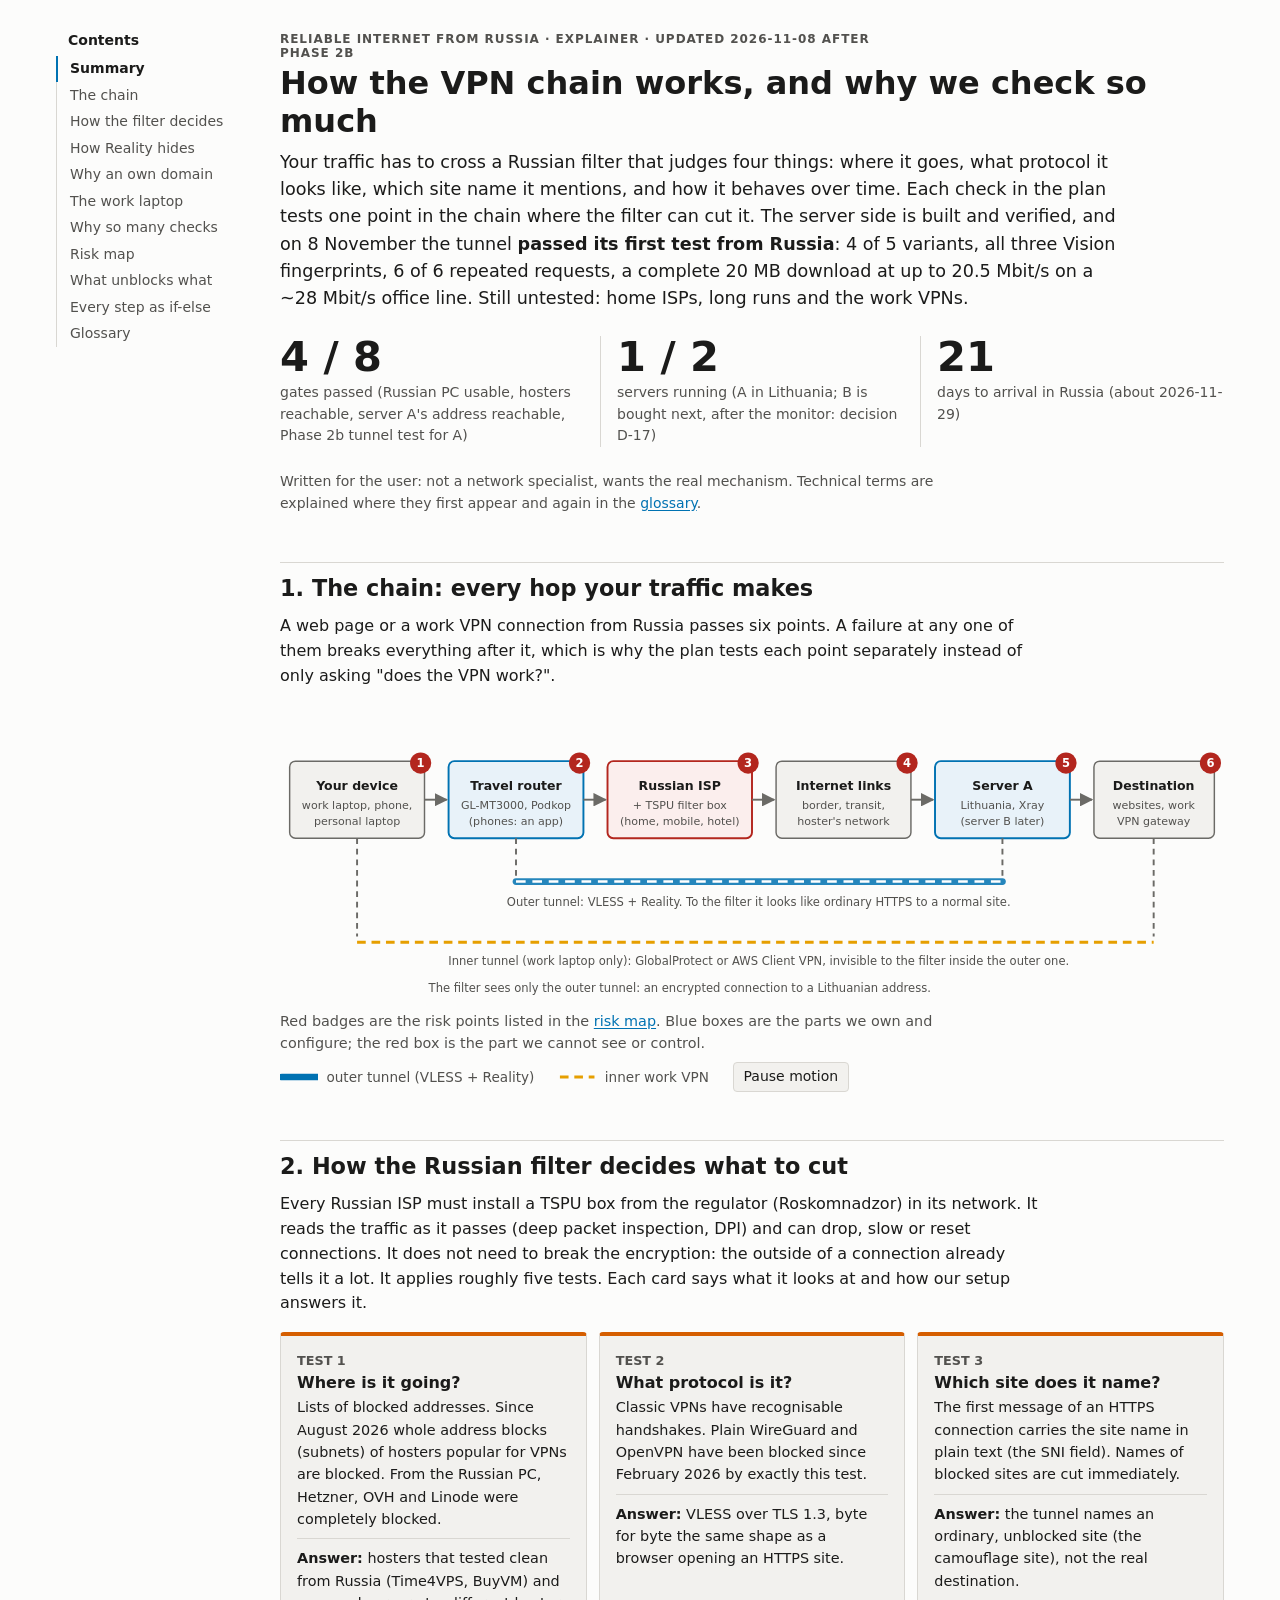
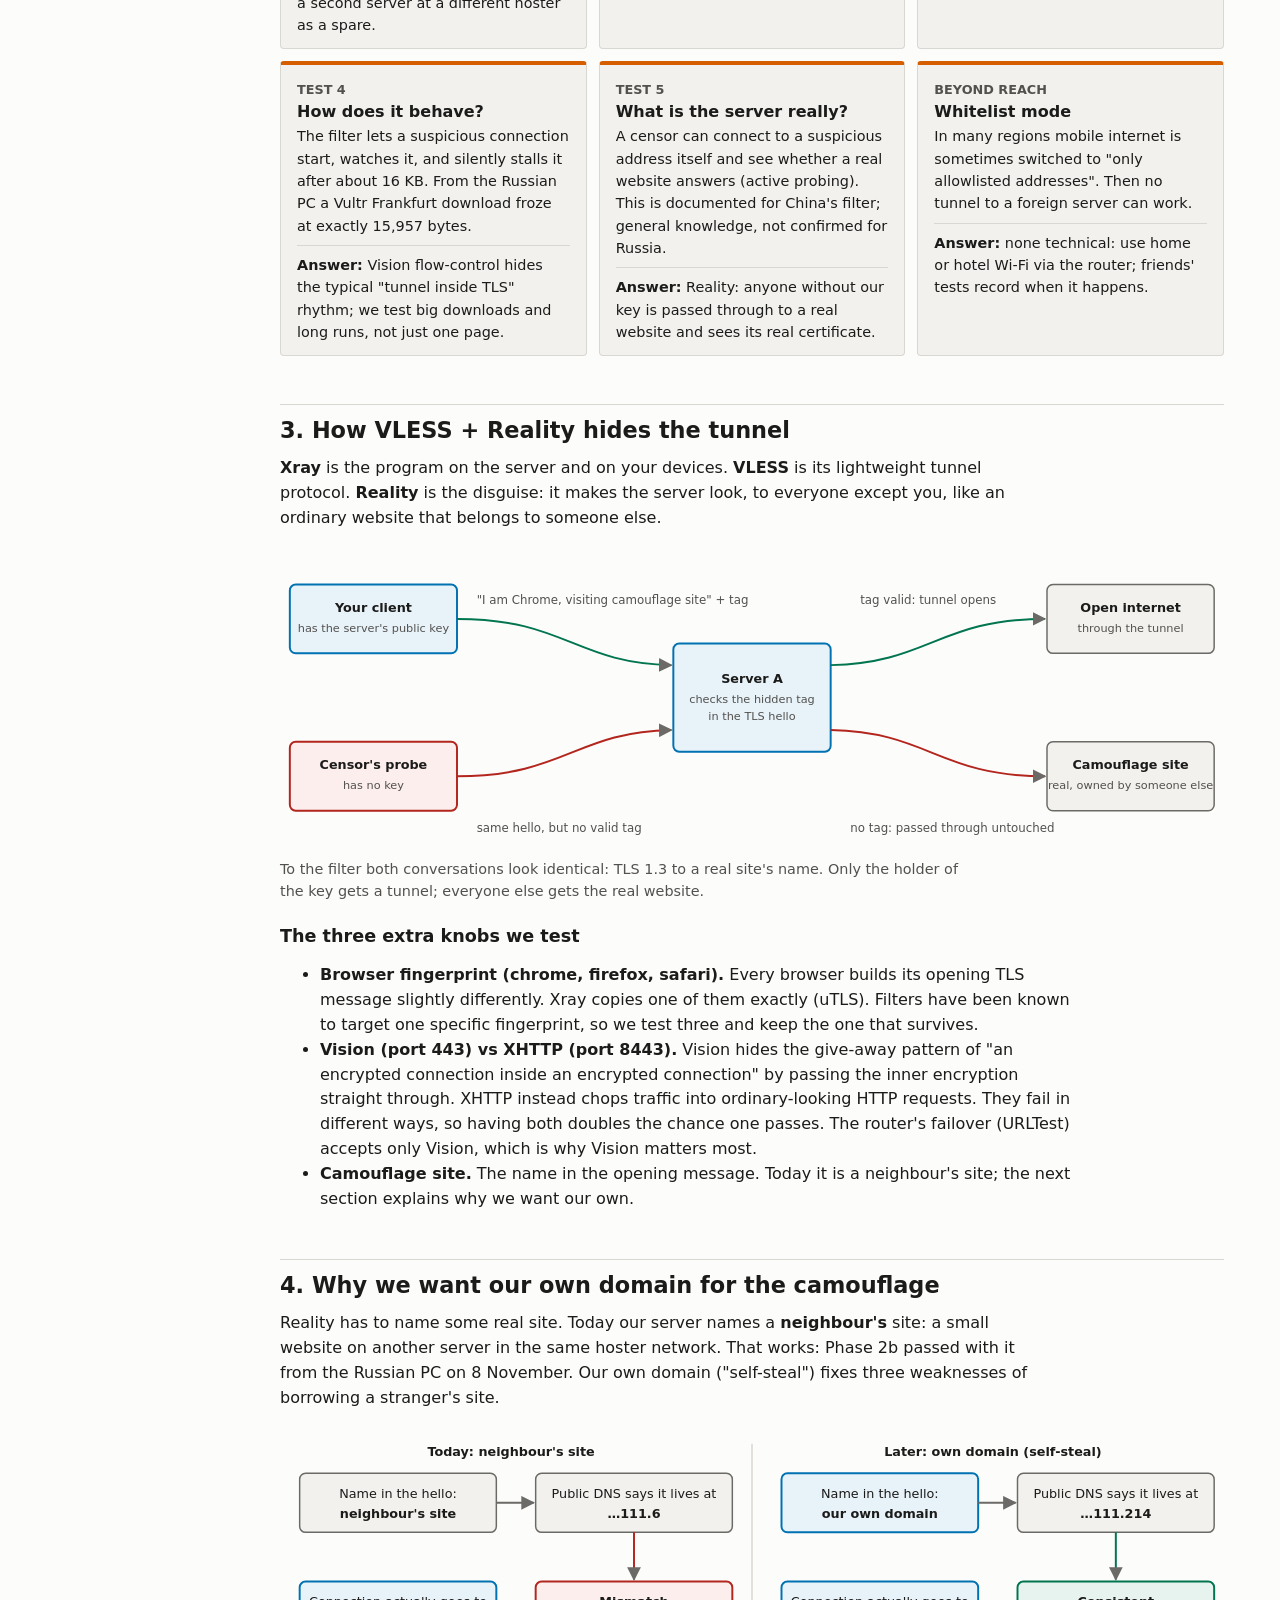
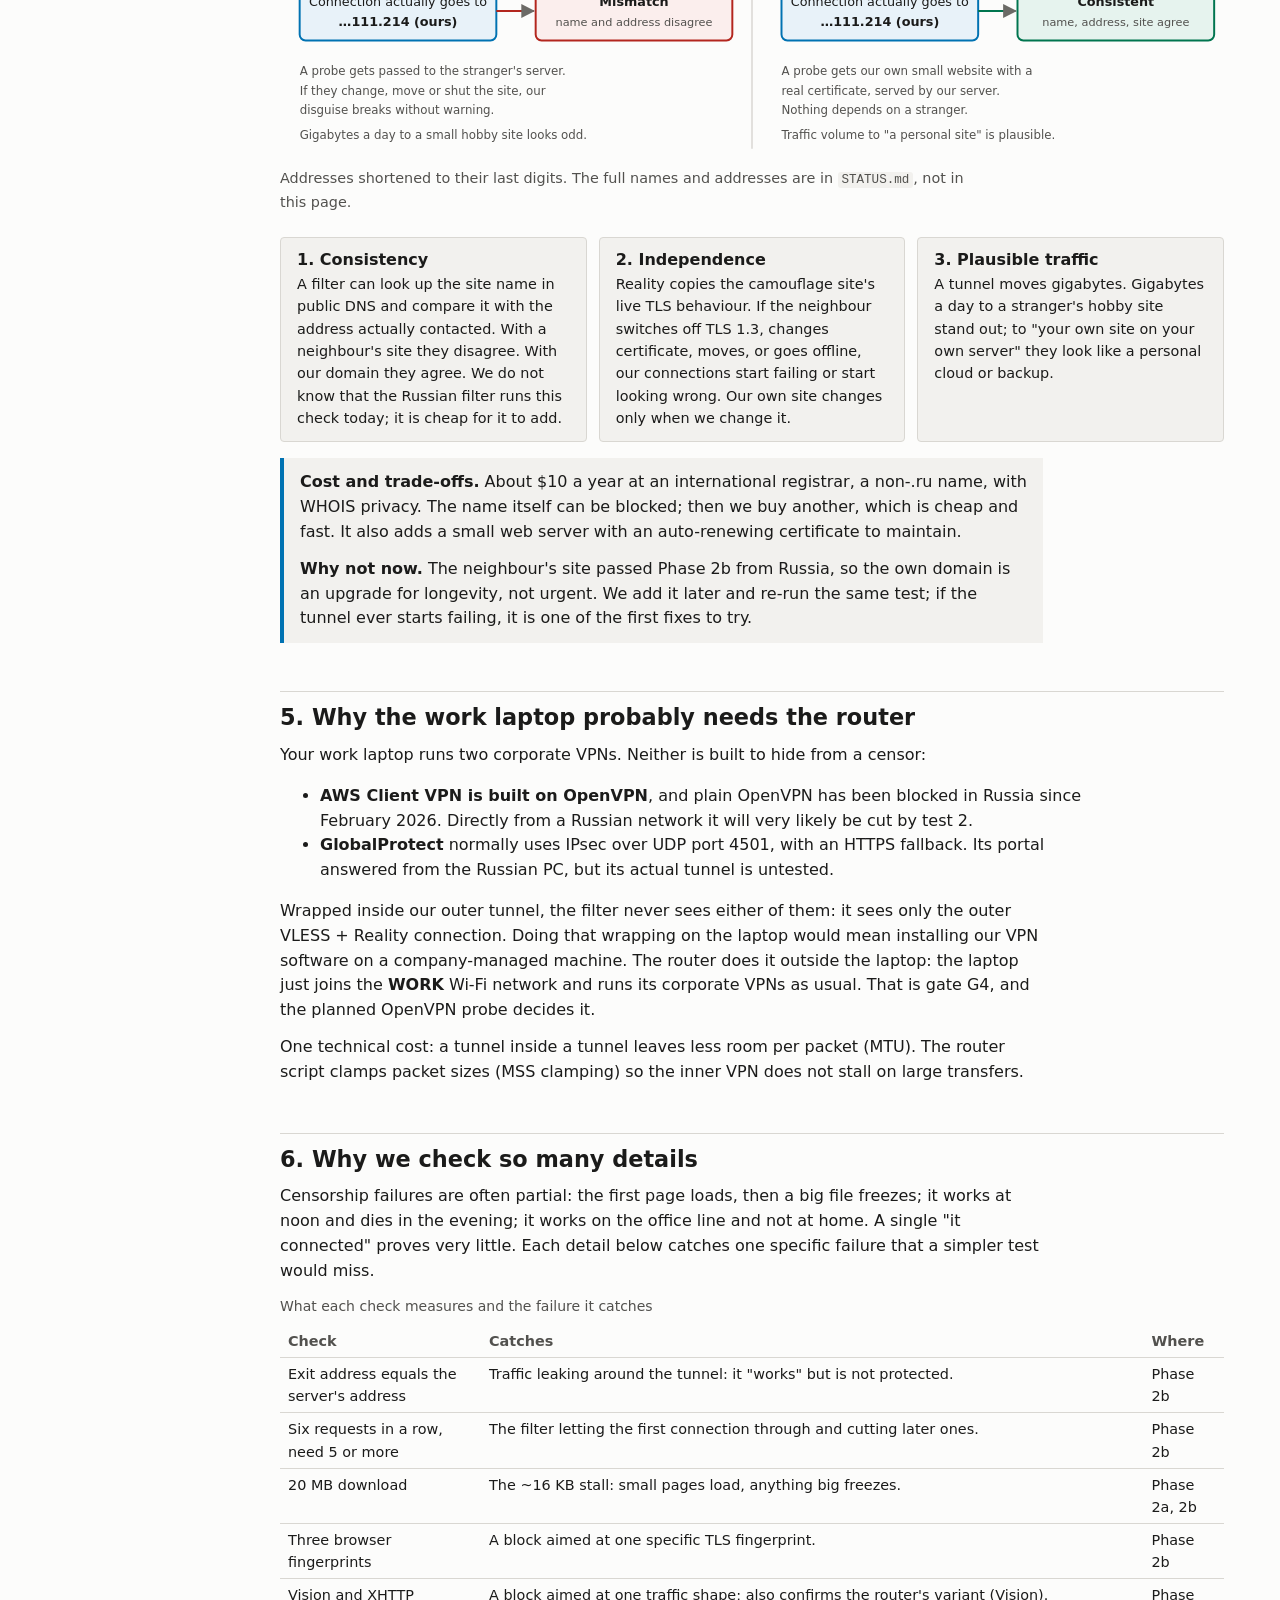
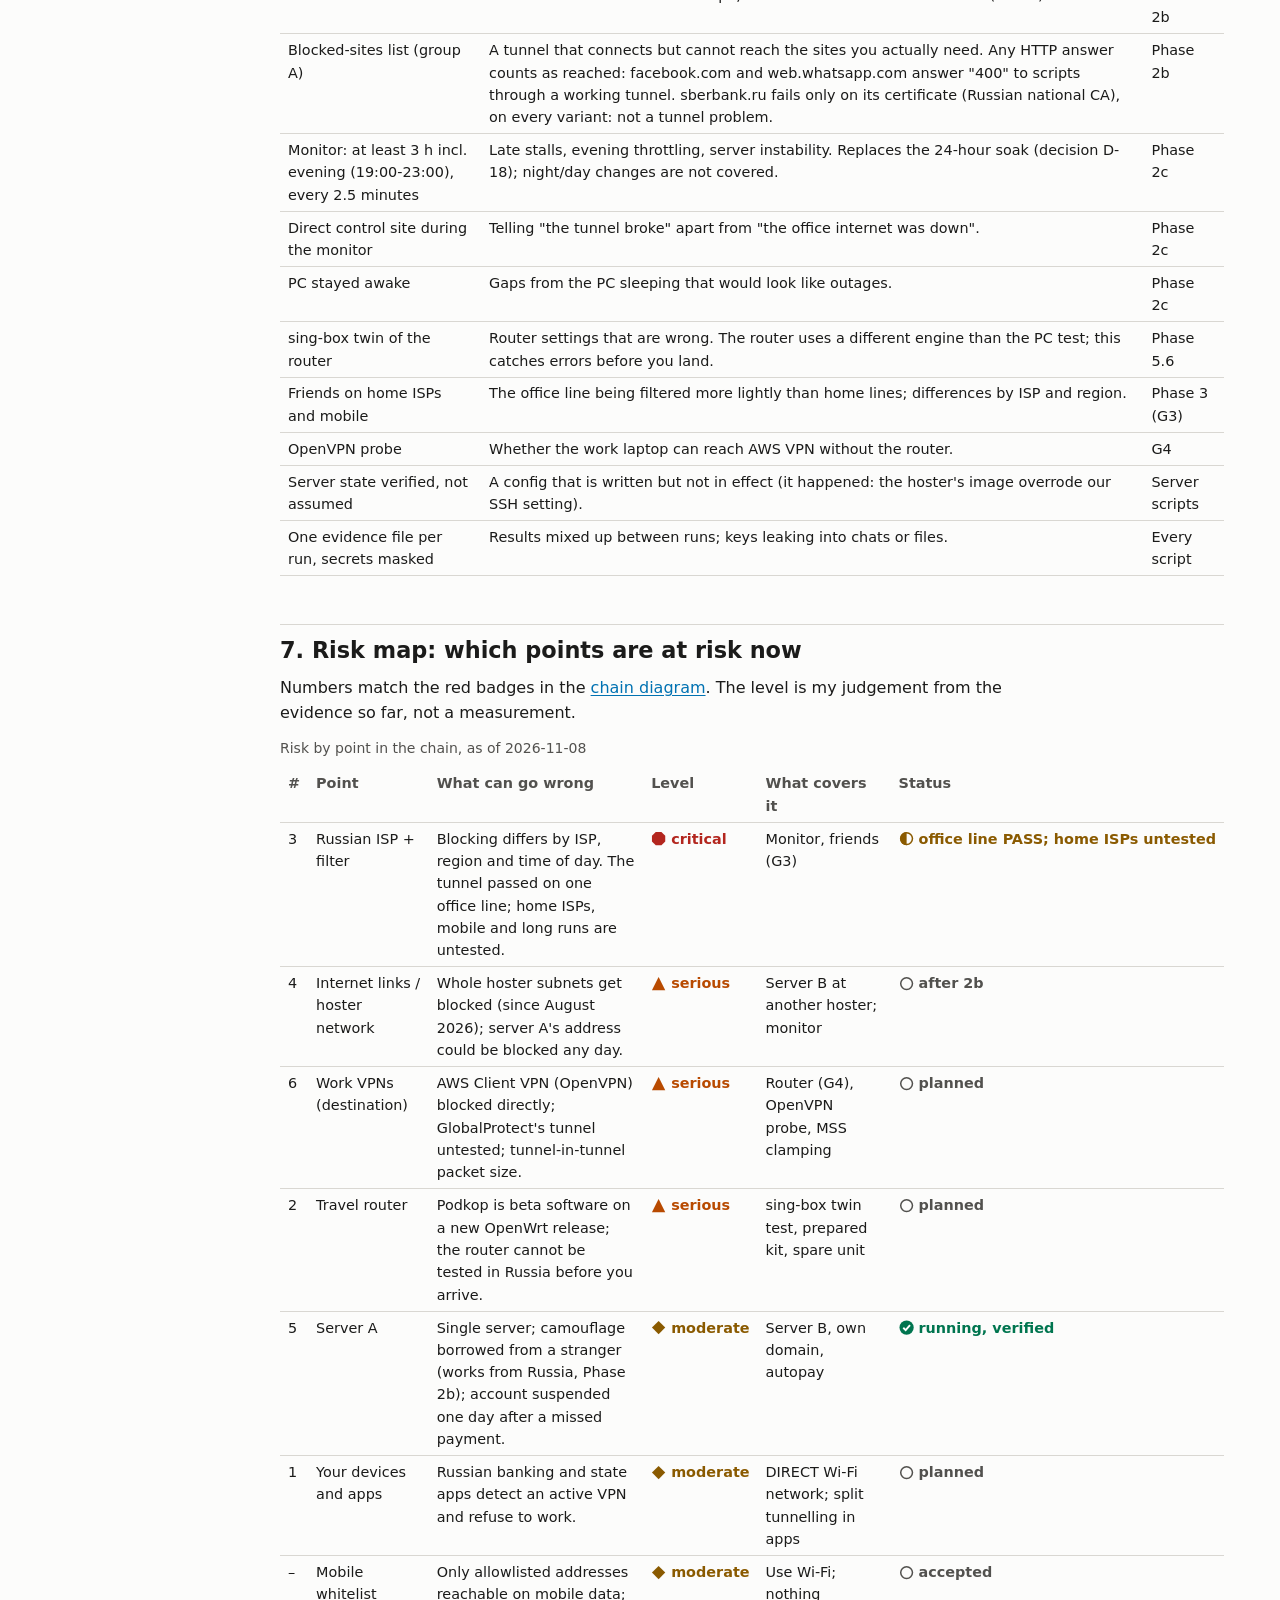
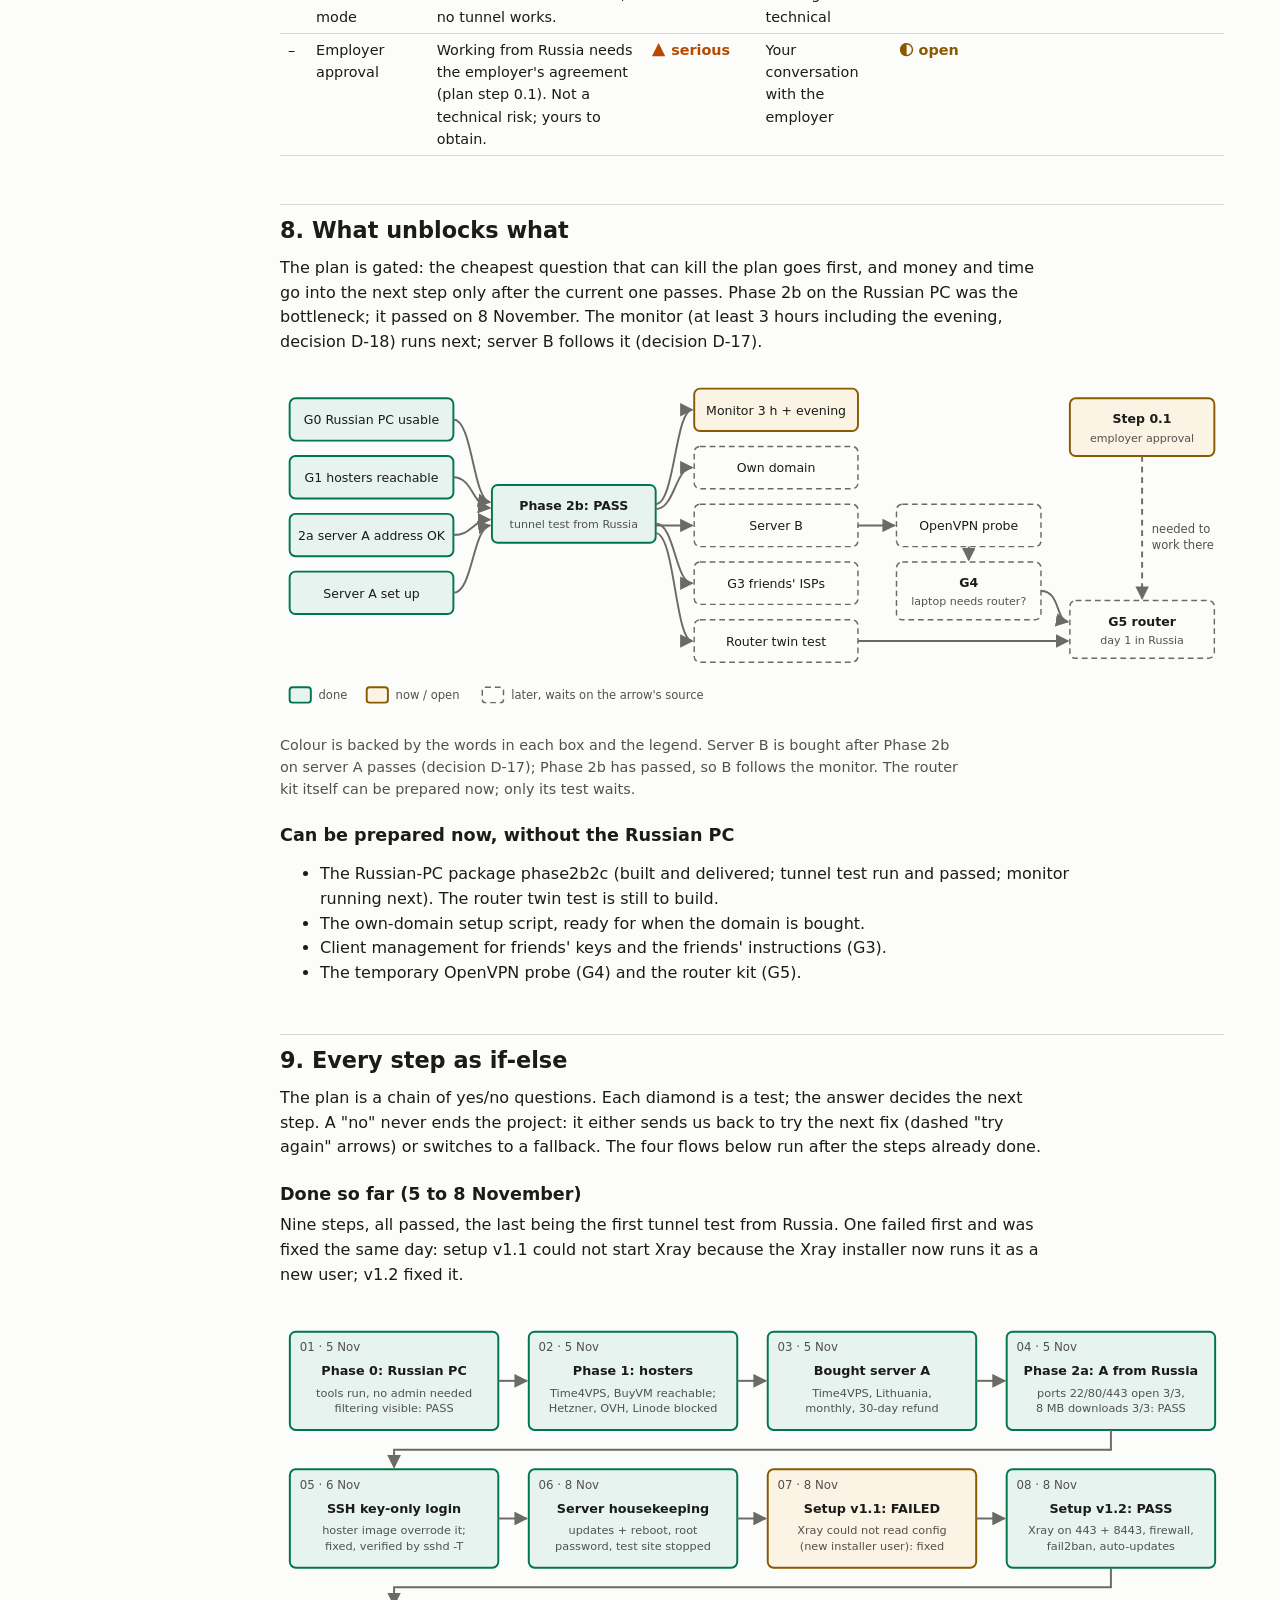
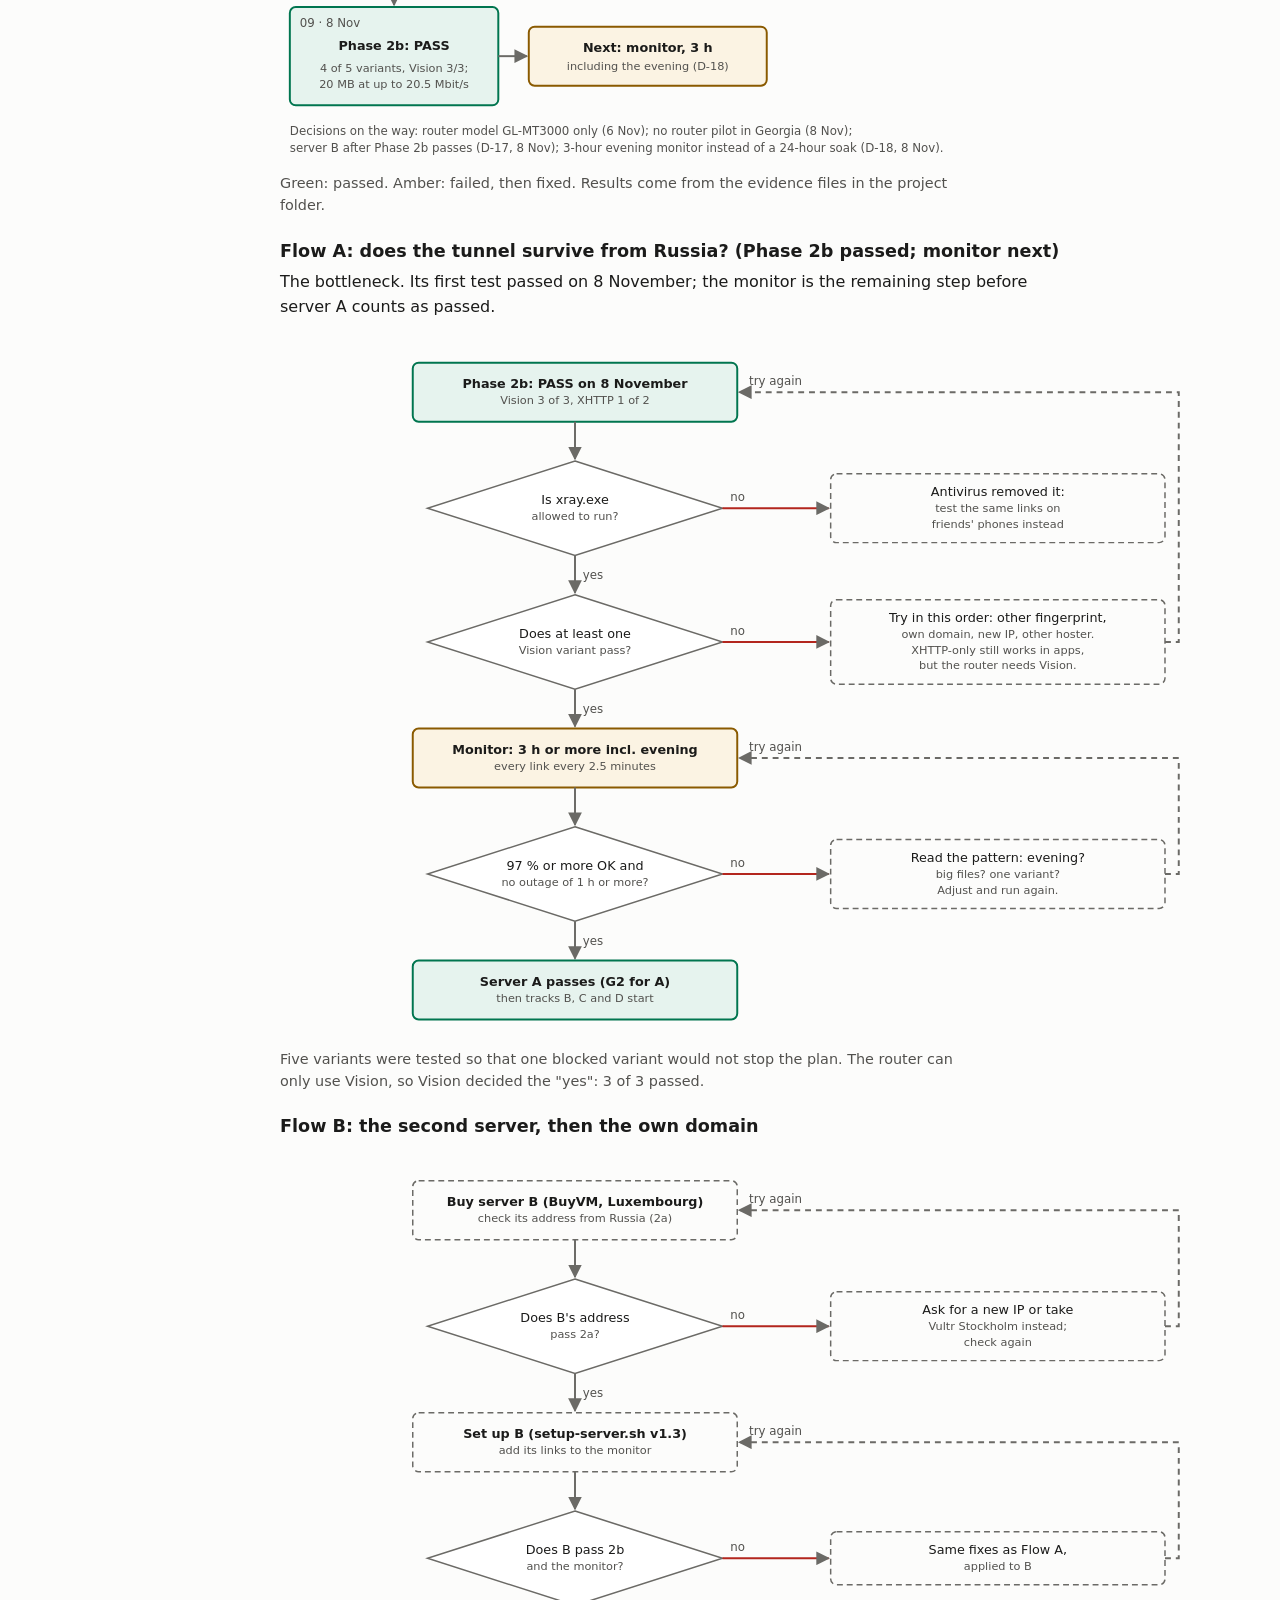
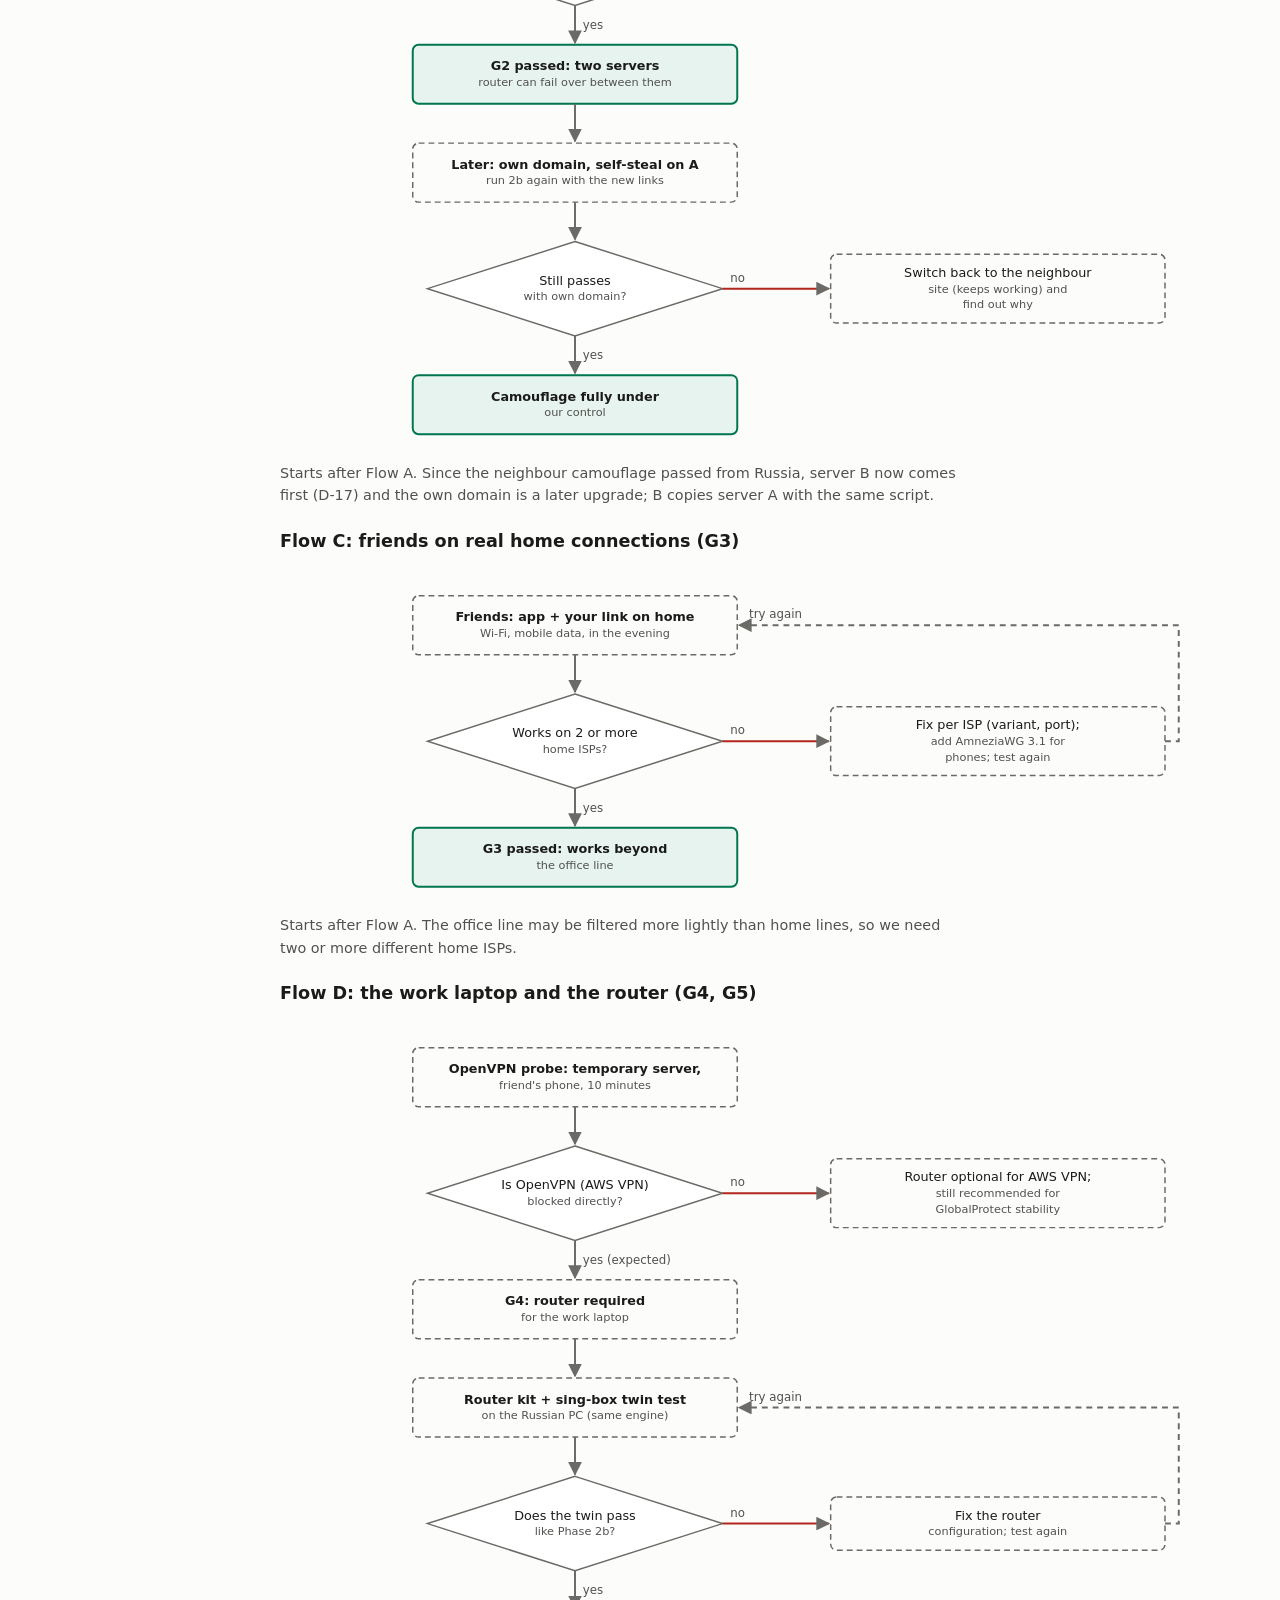
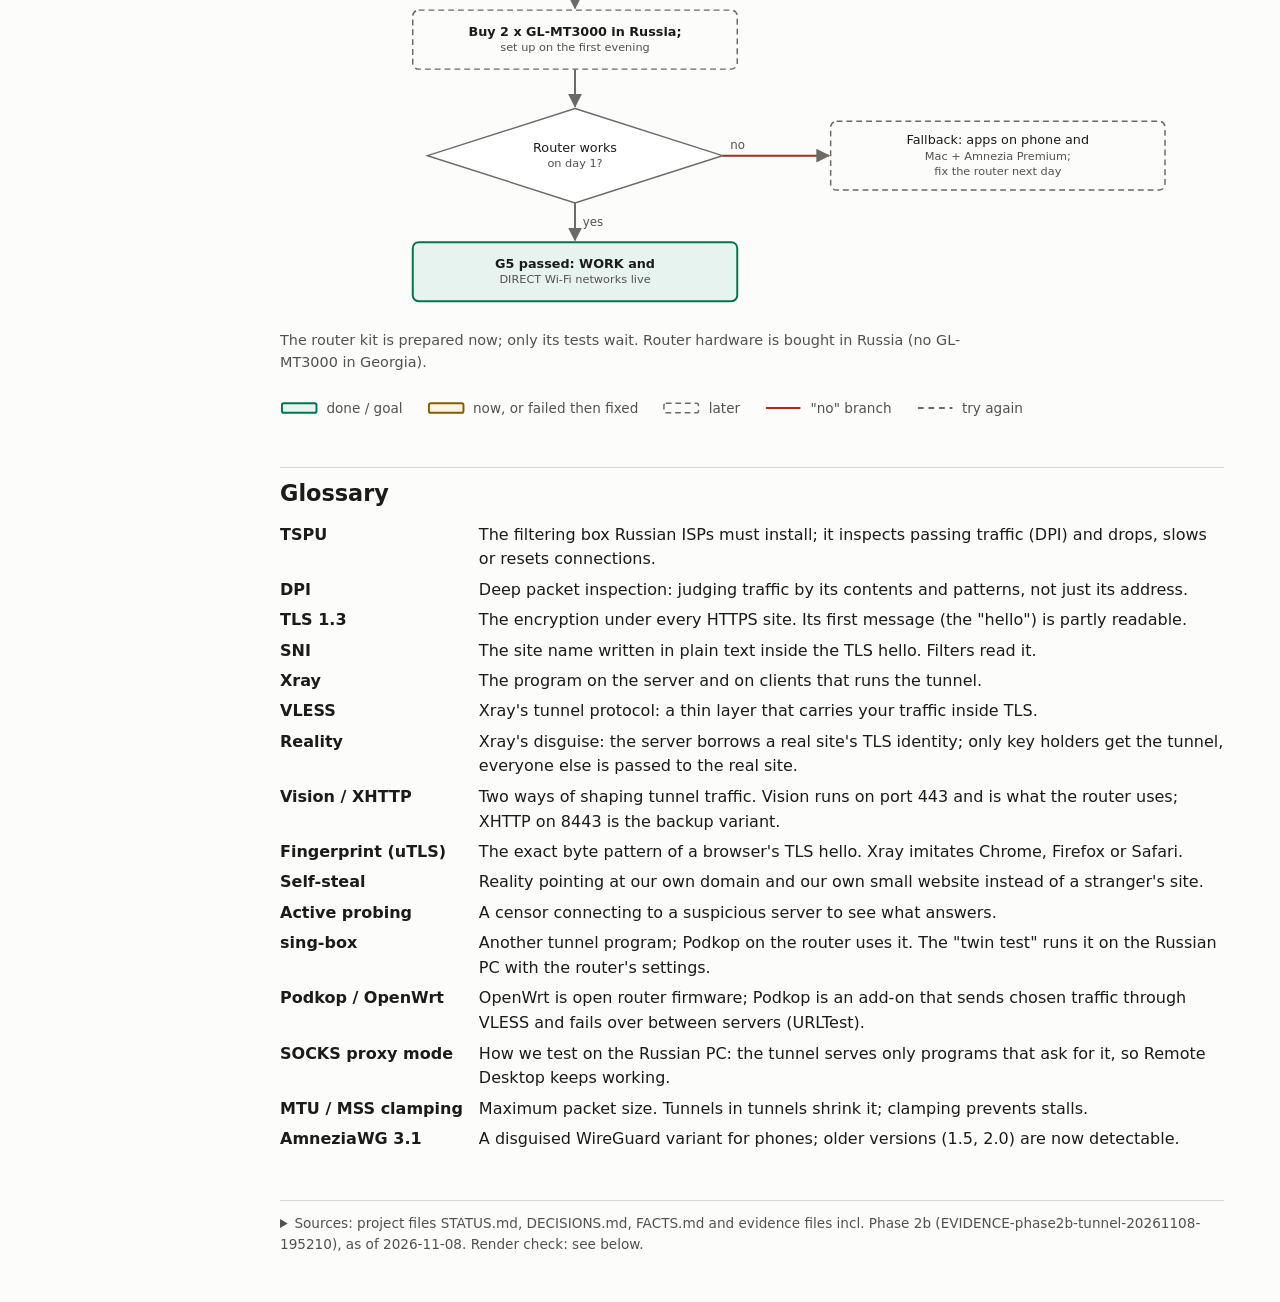
<file: docs/src/pages/vpn-explained.html>
<!doctype html>
<html lang="en" data-doc="vpn-russia-explained">
<head>
<meta charset="utf-8">
<meta name="viewport" content="width=device-width, initial-scale=1">
<title>VPN chain explained</title>
<script>document.documentElement.classList.add('js');</script>
<style>
/* fonts:begin */
/* fonts:end */
:root{
  color-scheme:light;
  --surface:#fcfcfb; --surface-2:#f2f1ee; --rule:#d9d7d2; --track:#e4e2dd;
  --ink:#1b1b1a; --ink-2:#52514e; --line:#6b6a66; --neutral:#8f8d87;
  --accent:#0072B2; --focus:#0072B2;
  --c1:#0072B2; --c2:#E69F00; --c3:#009E73; --c4:#D55E00; --c5:#56B4E9; --c6:#CC79A7;
  --good:#00754f; --warning:#8a5a00; --serious:#b84a00; --critical:#b3261e;
  --font:"IBM Plex Sans",system-ui,-apple-system,"Segoe UI",Roboto,sans-serif;
  --font-c:"IBM Plex Sans Condensed","IBM Plex Sans","Arial Narrow",system-ui,sans-serif;
  --mono:"IBM Plex Mono",ui-monospace,Menlo,Consolas,monospace;
  --s1:.25rem; --s2:.5rem; --s3:.75rem; --s4:1rem; --s5:1.5rem; --s6:2rem; --s7:3rem;
  --radius:4px; --measure:75ch; --fast:180ms;
}
*,*::before,*::after{box-sizing:border-box}
html{background:var(--surface);color:var(--ink);font:16px/1.55 var(--font);-webkit-text-size-adjust:100%}
body{margin:0;background:var(--surface)}
h1,h2,h3{font-family:var(--font-c);font-weight:600;line-height:1.2;margin:0}
h1{font-size:2rem}
h2{font-size:1.4rem;margin:var(--s7) 0 var(--s3);padding-top:var(--s3);border-top:1px solid var(--rule)}
h3{font-size:1.1rem;margin:var(--s5) 0 var(--s2)}
p,li,dd{max-width:var(--measure)}
p{margin:0 0 var(--s3)}
b,strong{font-weight:600}
a{color:var(--accent);text-underline-offset:.15em}
code{font-family:var(--mono);font-size:.875em;background:var(--surface-2);padding:.05em .3em;border-radius:3px}
.small{font-size:.875rem;color:var(--ink-2)}
.eyebrow{font:600 .75rem var(--font-c);letter-spacing:.08em;text-transform:uppercase;color:var(--ink-2);margin:0 0 var(--s1)}
:focus-visible{outline:2px solid var(--focus);outline-offset:2px}
button{font:inherit;font-size:.875rem;color:var(--ink);background:var(--surface-2);border:1px solid var(--rule);border-radius:var(--radius);padding:.2rem .6rem;cursor:pointer}

.page{display:grid;grid-template-columns:12rem minmax(0,1fr);gap:var(--s6);max-width:76rem;margin:0 auto;padding:var(--s6) var(--s5) var(--s7)}
.toc{position:sticky;top:var(--s5);align-self:start;font-size:.875rem}
.toc ol{list-style:none;margin:0;padding:0;border-left:1px solid var(--rule)}
.toc a{display:block;padding:.15rem var(--s3);color:var(--ink-2);text-decoration:none;border-left:2px solid transparent;margin-left:-1px}
.toc a[aria-current="true"]{color:var(--ink);border-left-color:var(--accent);font-weight:600}
.toc .toc-title{font:600 .875rem var(--font-c);margin:0 0 var(--s2) var(--s3)}
main{min-width:0}
header.doc p.lede{font-size:1.1rem;margin-top:var(--s2)}
@media (max-width:60rem){
  .page{grid-template-columns:minmax(0,1fr);gap:var(--s4);padding:var(--s5) 16px var(--s7)}
  .toc{position:static}
  .toc ol{display:flex;flex-wrap:wrap;gap:0 var(--s2);border-left:0}
  .toc a{padding:.1rem var(--s2) .1rem 0;border-left:0}
}

.strip{display:grid;grid-template-columns:repeat(3,minmax(0,1fr));gap:var(--s4);margin:var(--s5) 0}
.strip>div{border-left:1px solid var(--rule);padding-left:var(--s4)}
.strip>div:first-child{border-left:0;padding-left:0}
.big{font:600 2.6rem/1 var(--font-c);font-variant-numeric:tabular-nums}
.big-label{font-size:.875rem;color:var(--ink-2);margin-top:var(--s1)}
@media (max-width:40rem){.strip{grid-template-columns:minmax(0,1fr)}.strip>div{border-left:0;padding-left:0}}

figure{margin:var(--s5) 0}
figure.wide{max-width:none}
figure svg{display:block;width:100%;height:auto;font-family:var(--font);font-size:13px;fill:var(--ink)}
figcaption{font-size:.9rem;color:var(--ink-2);max-width:var(--measure);margin-top:var(--s2)}
.scroll-x{overflow-x:auto}
.scroll-x svg{min-width:44rem}

/* diagram vocabulary */
.dg .box{fill:var(--surface-2);stroke:var(--line);stroke-width:1.5}
.dg .box.danger{fill:#fbeeed;stroke:var(--critical);stroke-width:2}
.dg .box.ours{fill:#e8f2f9;stroke:var(--c1);stroke-width:2}
.dg .box.done{fill:#e6f3ee;stroke:var(--good);stroke-width:2}
.dg .box.now{fill:#fbf3e3;stroke:var(--warning);stroke-width:2}
.dg .box.later{fill:var(--surface);stroke:var(--line);stroke-width:1.5;stroke-dasharray:6 4}
.dg .dia{fill:#fff;stroke:var(--line);stroke-width:1.5}
.dg .t{text-anchor:middle;fill:var(--ink)}
.dg .tb{text-anchor:middle;font-weight:600;fill:var(--ink)}
.dg .ts{text-anchor:middle;font-size:11.5px;fill:var(--ink-2)}
.dg .lbl{font-size:12px;fill:var(--ink-2)}
.dg .conn{fill:none;stroke:var(--line);stroke-width:2}
.dg .conn.dash{stroke-dasharray:6 5}
.dg .tun-outer{fill:none;stroke:var(--c1);stroke-width:7;stroke-linecap:round;opacity:.85}
.dg .tun-inner{fill:none;stroke:var(--c2);stroke-width:3;stroke-dasharray:9 6}
.dg .ok{stroke:var(--good)} .dg .bad{stroke:var(--critical)}
.dg .badge circle{fill:var(--critical)}
.dg .badge text{fill:#fff;font-weight:600;font-size:12px;text-anchor:middle}
.dg marker path{fill:var(--line)}
.dg .tg{fill:var(--good)} .dg .tr{fill:var(--critical)}
.dg .live{stroke:var(--accent);stroke-dasharray:10 7;animation:flow-dash 2.4s linear infinite}
@keyframes flow-dash{to{stroke-dashoffset:-34}}
.flow-paused .dg .live{animation-play-state:paused}
.flow-ctl{display:none} .js .flow-ctl{display:inline-block}
.legend{display:flex;flex-wrap:wrap;gap:var(--s2) var(--s5);list-style:none;padding:0;margin:var(--s2) 0 0;font-size:.85rem;color:var(--ink-2)}
.legend li{display:inline-flex;align-items:center;gap:var(--s2)}
.legend svg{width:2.4rem;height:1rem;flex:none}

table{border-collapse:collapse;width:100%;font-size:.9rem}
caption{text-align:left;font-size:.875rem;color:var(--ink-2);padding-bottom:var(--s2)}
th,td{text-align:left;padding:.45rem .6rem;border-bottom:1px solid var(--rule);vertical-align:top}
th{font-weight:600;color:var(--ink-2)}
table:has(tbody tr:nth-child(8)) :is(th,td){padding:.3rem .5rem}
.table-wrap{overflow-x:auto}

.sev{display:inline-flex;align-items:center;gap:.3rem;white-space:nowrap;font-weight:600}
.sev svg{width:.95rem;height:.95rem;flex:none}
.sev.critical{color:var(--critical)} .sev.serious{color:var(--serious)} .sev.moderate{color:var(--warning)} .sev.low{color:var(--ink-2)}
.sev.pass{color:var(--good)} .sev.now{color:var(--warning)} .sev.later{color:var(--ink-2)}

.cards{display:grid;grid-template-columns:repeat(auto-fill,minmax(15rem,1fr));gap:var(--s3);margin:var(--s4) 0}
.card{background:var(--surface-2);border:1px solid var(--rule);border-radius:var(--radius);padding:var(--s3) var(--s4)}
.card h3{margin:0 0 var(--s1);font-size:1rem}
.card p{margin:0 0 var(--s2);font-size:.9rem}
.card p:last-child{margin-bottom:0}
.card .ans{border-top:1px solid var(--rule);padding-top:var(--s2);color:var(--ink)}
.card.top-c1{border-top:4px solid var(--c1)} .card.top-c4{border-top:4px solid var(--c4)}
.num{font:600 .8rem var(--font-c);color:var(--ink-2)}

.callout{border-left:4px solid var(--c1);background:var(--surface-2);padding:var(--s3) var(--s4);margin:var(--s4) 0;max-width:var(--measure)}
.callout p:last-child{margin:0}

dl.gloss{display:grid;grid-template-columns:max-content minmax(0,1fr);gap:.35rem var(--s4);max-width:62rem}
dl.gloss dt{font-weight:600}
dl.gloss dd{margin:0}
@media (max-width:40rem){dl.gloss{grid-template-columns:minmax(0,1fr)} dl.gloss dd{margin-bottom:var(--s2)}}

footer.prov{margin-top:var(--s7);border-top:1px solid var(--rule);padding-top:var(--s3);font-size:.85rem;color:var(--ink-2)}
footer.prov summary{cursor:pointer}
footer.prov dl{display:grid;grid-template-columns:max-content minmax(0,1fr);gap:.15rem var(--s4);margin:var(--s2) 0 0}
footer.prov dt{font-weight:600} footer.prov dd{margin:0}

@media (prefers-reduced-motion:reduce){
  *,*::before,*::after{animation:none !important;transition:none !important}
  .js .flow-ctl{display:none}
}
@page{margin:14mm 12mm}
@media print{
  :root{--surface:#fff;--surface-2:#f4f4f2;--rule:#bdbbb5;--ink:#000;--ink-2:#333;--line:#333}
  html{font-size:10.5pt}
  .page{display:block;padding:0;max-width:none}
  .toc,.flow-ctl{display:none !important}
  .scroll-x{overflow:visible} .scroll-x svg{min-width:0}
  h2{break-after:avoid;margin-top:var(--s5)}
  figure,.card,tr,.callout{break-inside:avoid}
  .dg .conn{stroke-width:2.5}
  .dg .live{animation:none}
  details{display:block}
}
</style>
</head>
<body>
<div class="page">
<nav class="toc" aria-label="Contents">
  <p class="toc-title">Contents</p>
  <ol>
    <li><a href="#summary">Summary</a></li>
    <li><a href="#chain">The chain</a></li>
    <li><a href="#filter">How the filter decides</a></li>
    <li><a href="#reality">How Reality hides</a></li>
    <li><a href="#domain">Why an own domain</a></li>
    <li><a href="#work">The work laptop</a></li>
    <li><a href="#details">Why so many checks</a></li>
    <li><a href="#risks">Risk map</a></li>
    <li><a href="#unblocks">What unblocks what</a></li>
    <li><a href="#steps">Every step as if-else</a></li>
    <li><a href="#glossary">Glossary</a></li>
  </ol>
</nav>

<main>
<header class="doc" id="summary">
  <p class="eyebrow">Reliable internet from Russia &middot; explainer &middot; updated 2026-11-08 after Phase 2b</p>
  <h1>How the VPN chain works, and why we check so much</h1>
  <p class="lede">Your traffic has to cross a Russian filter that judges four things: where it goes, what protocol it looks like, which site name it mentions, and how it behaves over time. Each check in the plan tests one point in the chain where the filter can cut it. The server side is built and verified, and on 8 November the tunnel <b>passed its first test from Russia</b>: 4 of 5 variants, all three Vision fingerprints, 6 of 6 repeated requests, a complete 20 MB download at up to 20.5 Mbit/s on a ~28 Mbit/s office line. Still untested: home ISPs, long runs and the work VPNs.</p>

  <div class="strip">
    <div><div class="big">4 / 8</div><div class="big-label">gates passed (Russian PC usable, hosters reachable, server A's address reachable, Phase 2b tunnel test for A)</div></div>
    <div><div class="big">1 / 2</div><div class="big-label">servers running (A in Lithuania; B is bought next, after the monitor: decision D-17)</div></div>
    <div><div class="big">21</div><div class="big-label">days to arrival in Russia (about 2026-11-29)</div></div>
  </div>
  <p class="small">Written for the user: not a network specialist, wants the real mechanism. Technical terms are explained where they first appear and again in the <a href="#glossary">glossary</a>.</p>
</header>

<section id="chain" aria-labelledby="chain-h">
  <h2 id="chain-h">1. The chain: every hop your traffic makes</h2>
  <p>A web page or a work VPN connection from Russia passes six points. A failure at any one of them breaks everything after it, which is why the plan tests each point separately instead of only asking "does the VPN work?".</p>
  <figure class="wide">
    <div class="scroll-x">
    <svg class="dg" viewBox="0 0 980 300" role="img" aria-labelledby="f1t f1d">
      <title id="f1t">The chain from your device in Russia to the internet</title>
      <desc id="f1d">Six boxes left to right: your device, travel router, Russian ISP with the TSPU filter, international links, server A in Lithuania, and the destination (websites or the employer's VPN gateway). A thick blue tunnel runs from the router to server A. A dashed orange inner tunnel runs from the laptop all the way to the employer's gateway. Red numbered badges mark risk points 1 to 6.</desc>
      <defs><marker id="ar" viewBox="0 0 10 10" refX="9" refY="5" markerWidth="7" markerHeight="7" orient="auto-start-reverse"><path d="M0 0L10 5L0 10z"/></marker></defs>

      <g><rect class="box" x="10" y="50" width="140" height="80" rx="6"/>
        <text class="tb" x="80" y="80">Your device</text><text class="ts" x="80" y="100">work laptop, phone,</text><text class="ts" x="80" y="116">personal laptop</text></g>
      <g><rect class="box ours" x="175" y="50" width="140" height="80" rx="6"/>
        <text class="tb" x="245" y="80">Travel router</text><text class="ts" x="245" y="100">GL-MT3000, Podkop</text><text class="ts" x="245" y="116">(phones: an app)</text></g>
      <g><rect class="box danger" x="340" y="50" width="150" height="80" rx="6"/>
        <text class="tb" x="415" y="80">Russian ISP</text><text class="ts" x="415" y="100">+ TSPU filter box</text><text class="ts" x="415" y="116">(home, mobile, hotel)</text></g>
      <g><rect class="box" x="515" y="50" width="140" height="80" rx="6"/>
        <text class="tb" x="585" y="80">Internet links</text><text class="ts" x="585" y="100">border, transit,</text><text class="ts" x="585" y="116">hoster's network</text></g>
      <g><rect class="box ours" x="680" y="50" width="140" height="80" rx="6"/>
        <text class="tb" x="750" y="80">Server A</text><text class="ts" x="750" y="100">Lithuania, Xray</text><text class="ts" x="750" y="116">(server B later)</text></g>
      <g><rect class="box" x="845" y="50" width="125" height="80" rx="6"/>
        <text class="tb" x="907" y="80">Destination</text><text class="ts" x="907" y="100">websites, work</text><text class="ts" x="907" y="116">VPN gateway</text></g>

      <path class="conn" d="M150 90H173" marker-end="url(#ar)"/>
      <path class="conn" d="M315 90H338" marker-end="url(#ar)"/>
      <path class="conn" d="M490 90H513" marker-end="url(#ar)"/>
      <path class="conn" d="M655 90H678" marker-end="url(#ar)"/>
      <path class="conn" d="M820 90H843" marker-end="url(#ar)"/>

      <g class="badge"><circle cx="146" cy="52" r="11"/><text x="146" y="56">1</text></g>
      <g class="badge"><circle cx="311" cy="52" r="11"/><text x="311" y="56">2</text></g>
      <g class="badge"><circle cx="486" cy="52" r="11"/><text x="486" y="56">3</text></g>
      <g class="badge"><circle cx="651" cy="52" r="11"/><text x="651" y="56">4</text></g>
      <g class="badge"><circle cx="816" cy="52" r="11"/><text x="816" y="56">5</text></g>
      <g class="badge"><circle cx="966" cy="52" r="11"/><text x="966" y="56">6</text></g>

      <path class="tun-outer" d="M245 175H750"/>
      <path class="live" d="M245 175H750" fill="none" stroke-width="2.5" style="stroke:#fff"/>
      <text class="lbl" x="497" y="200" text-anchor="middle">Outer tunnel: VLESS + Reality. To the filter it looks like ordinary HTTPS to a normal site.</text>
      <path class="tun-inner" d="M80 238H907"/>
      <text class="lbl" x="497" y="262" text-anchor="middle">Inner tunnel (work laptop only): GlobalProtect or AWS Client VPN, invisible to the filter inside the outer one.</text>
      <path class="conn dash" d="M80 130V232"/><path class="conn dash" d="M907 130V232"/>
      <path class="conn dash" d="M245 130V169"/><path class="conn dash" d="M750 130V169"/>
      <text class="lbl" x="415" y="290" text-anchor="middle">The filter sees only the outer tunnel: an encrypted connection to a Lithuanian address.</text>
    </svg>
    </div>
    <figcaption>Red badges are the risk points listed in the <a href="#risks">risk map</a>. Blue boxes are the parts we own and configure; the red box is the part we cannot see or control.</figcaption>
    <ul class="legend">
      <li><svg viewBox="0 0 40 14" aria-hidden="true"><path d="M2 7H38" stroke="#0072B2" stroke-width="7" stroke-linecap="round"/></svg>outer tunnel (VLESS + Reality)</li>
      <li><svg viewBox="0 0 40 14" aria-hidden="true"><path d="M2 7H38" stroke="#E69F00" stroke-width="3" stroke-dasharray="9 6"/></svg>inner work VPN</li>
      <li><button type="button" class="flow-ctl" aria-pressed="false">Pause motion</button></li>
    </ul>
  </figure>
</section>

<section id="filter" aria-labelledby="filter-h">
  <h2 id="filter-h">2. How the Russian filter decides what to cut</h2>
  <p>Every Russian ISP must install a TSPU box from the regulator (Roskomnadzor) in its network. It reads the traffic as it passes (deep packet inspection, DPI) and can drop, slow or reset connections. It does not need to break the encryption: the outside of a connection already tells it a lot. It applies roughly five tests. Each card says what it looks at and how our setup answers it.</p>
  <div class="cards">
    <article class="card top-c4"><span class="num">TEST 1</span><h3>Where is it going?</h3>
      <p>Lists of blocked addresses. Since August 2026 whole address blocks (subnets) of hosters popular for VPNs are blocked. From the Russian PC, Hetzner, OVH and Linode were completely blocked.</p>
      <p class="ans"><b>Answer:</b> hosters that tested clean from Russia (Time4VPS, BuyVM) and a second server at a different hoster as a spare.</p></article>
    <article class="card top-c4"><span class="num">TEST 2</span><h3>What protocol is it?</h3>
      <p>Classic VPNs have recognisable handshakes. Plain WireGuard and OpenVPN have been blocked since February 2026 by exactly this test.</p>
      <p class="ans"><b>Answer:</b> VLESS over TLS 1.3, byte for byte the same shape as a browser opening an HTTPS site.</p></article>
    <article class="card top-c4"><span class="num">TEST 3</span><h3>Which site does it name?</h3>
      <p>The first message of an HTTPS connection carries the site name in plain text (the SNI field). Names of blocked sites are cut immediately.</p>
      <p class="ans"><b>Answer:</b> the tunnel names an ordinary, unblocked site (the camouflage site), not the real destination.</p></article>
    <article class="card top-c4"><span class="num">TEST 4</span><h3>How does it behave?</h3>
      <p>The filter lets a suspicious connection start, watches it, and silently stalls it after about 16 KB. From the Russian PC a Vultr Frankfurt download froze at exactly 15,957 bytes.</p>
      <p class="ans"><b>Answer:</b> Vision flow-control hides the typical "tunnel inside TLS" rhythm; we test big downloads and long runs, not just one page.</p></article>
    <article class="card top-c4"><span class="num">TEST 5</span><h3>What is the server really?</h3>
      <p>A censor can connect to a suspicious address itself and see whether a real website answers (active probing). This is documented for China's filter; general knowledge, not confirmed for Russia.</p>
      <p class="ans"><b>Answer:</b> Reality: anyone without our key is passed through to a real website and sees its real certificate.</p></article>
    <article class="card top-c4"><span class="num">BEYOND REACH</span><h3>Whitelist mode</h3>
      <p>In many regions mobile internet is sometimes switched to "only allowlisted addresses". Then no tunnel to a foreign server can work.</p>
      <p class="ans"><b>Answer:</b> none technical: use home or hotel Wi-Fi via the router; friends' tests record when it happens.</p></article>
  </div>
</section>

<section id="reality" aria-labelledby="reality-h">
  <h2 id="reality-h">3. How VLESS + Reality hides the tunnel</h2>
  <p><b>Xray</b> is the program on the server and on your devices. <b>VLESS</b> is its lightweight tunnel protocol. <b>Reality</b> is the disguise: it makes the server look, to everyone except you, like an ordinary website that belongs to someone else.</p>
  <figure class="wide">
    <div class="scroll-x">
    <svg class="dg" viewBox="0 0 960 300" role="img" aria-labelledby="f2t f2d">
      <title id="f2t">Reality: same server, two different answers</title>
      <desc id="f2d">Top: your client sends a normal-looking browser hello naming the camouflage site and carrying a hidden tag made with the server's key. Server A recognises the tag and opens the tunnel to the internet. Bottom: a censor's probe sends a hello without the tag. Server A forwards it untouched to the real camouflage site, so the probe sees a real website and its real certificate.</desc>
      <defs><marker id="ar2" viewBox="0 0 10 10" refX="9" refY="5" markerWidth="7" markerHeight="7" orient="auto-start-reverse"><path d="M0 0L10 5L0 10z"/></marker></defs>
      <rect class="box ours" x="10" y="30" width="170" height="70" rx="6"/>
      <text class="tb" x="95" y="58">Your client</text><text class="ts" x="95" y="78">has the server's public key</text>
      <rect class="box danger" x="10" y="190" width="170" height="70" rx="6"/>
      <text class="tb" x="95" y="218">Censor's probe</text><text class="ts" x="95" y="238">has no key</text>
      <rect class="box ours" x="400" y="90" width="160" height="110" rx="6"/>
      <text class="tb" x="480" y="130">Server A</text><text class="ts" x="480" y="150">checks the hidden tag</text><text class="ts" x="480" y="168">in the TLS hello</text>
      <rect class="box" x="780" y="30" width="170" height="70" rx="6"/>
      <text class="tb" x="865" y="58">Open internet</text><text class="ts" x="865" y="78">through the tunnel</text>
      <rect class="box" x="780" y="190" width="170" height="70" rx="6"/>
      <text class="tb" x="865" y="218">Camouflage site</text><text class="ts" x="865" y="238">real, owned by someone else</text>

      <path class="conn ok" d="M180 65C290 65 300 110 398 112" marker-end="url(#ar2)"/>
      <text class="lbl" x="200" y="50">"I am Chrome, visiting camouflage site" + tag</text>
      <path class="conn ok" d="M560 112C660 110 670 65 778 65" marker-end="url(#ar2)"/>
      <text class="lbl" x="590" y="50">tag valid: tunnel opens</text>
      <path class="conn bad" d="M180 225C290 225 300 180 398 178" marker-end="url(#ar2)"/>
      <text class="lbl" x="200" y="282">same hello, but no valid tag</text>
      <path class="conn bad" d="M560 178C660 180 670 225 778 225" marker-end="url(#ar2)"/>
      <text class="lbl" x="580" y="282">no tag: passed through untouched</text>
    </svg>
    </div>
    <figcaption>To the filter both conversations look identical: TLS 1.3 to a real site's name. Only the holder of the key gets a tunnel; everyone else gets the real website.</figcaption>
  </figure>
  <h3>The three extra knobs we test</h3>
  <ul>
    <li><b>Browser fingerprint (chrome, firefox, safari).</b> Every browser builds its opening TLS message slightly differently. Xray copies one of them exactly (uTLS). Filters have been known to target one specific fingerprint, so we test three and keep the one that survives.</li>
    <li><b>Vision (port 443) vs XHTTP (port 8443).</b> Vision hides the give-away pattern of "an encrypted connection inside an encrypted connection" by passing the inner encryption straight through. XHTTP instead chops traffic into ordinary-looking HTTP requests. They fail in different ways, so having both doubles the chance one passes. The router's failover (URLTest) accepts only Vision, which is why Vision matters most.</li>
    <li><b>Camouflage site.</b> The name in the opening message. Today it is a neighbour's site; the next section explains why we want our own.</li>
  </ul>
</section>

<section id="domain" aria-labelledby="domain-h">
  <h2 id="domain-h">4. Why we want our own domain for the camouflage</h2>
  <p>Reality has to name some real site. Today our server names a <b>neighbour's</b> site: a small website on another server in the same hoster network. That works: Phase 2b passed with it from the Russian PC on 8 November. Our own domain ("self-steal") fixes three weaknesses of borrowing a stranger's site.</p>
  <figure class="wide">
    <div class="scroll-x">
    <svg class="dg" viewBox="0 0 960 330" role="img" aria-labelledby="f3t f3d">
      <title id="f3t">Neighbour camouflage versus own domain</title>
      <desc id="f3d">Left, today: the connection names the neighbour's site; a public DNS lookup of that name gives address .6, but the connection goes to our server at .214, a mismatch. The real site belongs to a stranger. Right, own domain: the connection names our domain, DNS gives .214, the connection goes to .214, everything matches, and our own small website with a real certificate answers probes.</desc>
      <defs><marker id="ar3" viewBox="0 0 10 10" refX="9" refY="5" markerWidth="7" markerHeight="7" orient="auto-start-reverse"><path d="M0 0L10 5L0 10z"/></marker></defs>
      <text class="tb" x="235" y="22">Today: neighbour's site</text>
      <text class="tb" x="725" y="22">Later: own domain (self-steal)</text>
      <path d="M480 10V320" stroke="var(--rule)" stroke-width="1.5"/>

      <rect class="box" x="20" y="40" width="200" height="60" rx="6"/>
      <text class="t" x="120" y="65">Name in the hello:</text><text class="tb" x="120" y="85">neighbour's site</text>
      <rect class="box" x="260" y="40" width="200" height="60" rx="6"/>
      <text class="t" x="360" y="65">Public DNS says it lives at</text><text class="tb" x="360" y="85">…111.6</text>
      <rect class="box ours" x="20" y="150" width="200" height="60" rx="6"/>
      <text class="t" x="120" y="175">Connection actually goes to</text><text class="tb" x="120" y="195">…111.214 (ours)</text>
      <rect class="box danger" x="260" y="150" width="200" height="60" rx="6"/>
      <text class="tb" x="360" y="175">Mismatch</text><text class="ts" x="360" y="195">name and address disagree</text>
      <path class="conn" d="M220 70H258" marker-end="url(#ar3)"/>
      <path class="conn bad" d="M220 180H258" marker-end="url(#ar3)"/>
      <path class="conn bad" d="M360 100V148" marker-end="url(#ar3)"/>
      <text class="lbl" x="20" y="245">A probe gets passed to the stranger's server.</text>
      <text class="lbl" x="20" y="265">If they change, move or shut the site, our</text>
      <text class="lbl" x="20" y="285">disguise breaks without warning.</text>
      <text class="lbl" x="20" y="310">Gigabytes a day to a small hobby site looks odd.</text>

      <rect class="box ours" x="510" y="40" width="200" height="60" rx="6"/>
      <text class="t" x="610" y="65">Name in the hello:</text><text class="tb" x="610" y="85">our own domain</text>
      <rect class="box" x="750" y="40" width="200" height="60" rx="6"/>
      <text class="t" x="850" y="65">Public DNS says it lives at</text><text class="tb" x="850" y="85">…111.214</text>
      <rect class="box ours" x="510" y="150" width="200" height="60" rx="6"/>
      <text class="t" x="610" y="175">Connection actually goes to</text><text class="tb" x="610" y="195">…111.214 (ours)</text>
      <rect class="box done" x="750" y="150" width="200" height="60" rx="6"/>
      <text class="tb" x="850" y="175">Consistent</text><text class="ts" x="850" y="195">name, address, site agree</text>
      <path class="conn" d="M710 70H748" marker-end="url(#ar3)"/>
      <path class="conn ok" d="M710 180H748" marker-end="url(#ar3)"/>
      <path class="conn ok" d="M850 100V148" marker-end="url(#ar3)"/>
      <text class="lbl" x="510" y="245">A probe gets our own small website with a</text>
      <text class="lbl" x="510" y="265">real certificate, served by our server.</text>
      <text class="lbl" x="510" y="285">Nothing depends on a stranger.</text>
      <text class="lbl" x="510" y="310">Traffic volume to "a personal site" is plausible.</text>
    </svg>
    </div>
    <figcaption>Addresses shortened to their last digits. The full names and addresses are in <code>STATUS.md</code>, not in this page.</figcaption>
  </figure>
  <div class="cards">
    <article class="card"><h3>1. Consistency</h3><p>A filter can look up the site name in public DNS and compare it with the address actually contacted. With a neighbour's site they disagree. With our domain they agree. We do not know that the Russian filter runs this check today; it is cheap for it to add.</p></article>
    <article class="card"><h3>2. Independence</h3><p>Reality copies the camouflage site's live TLS behaviour. If the neighbour switches off TLS 1.3, changes certificate, moves, or goes offline, our connections start failing or start looking wrong. Our own site changes only when we change it.</p></article>
    <article class="card"><h3>3. Plausible traffic</h3><p>A tunnel moves gigabytes. Gigabytes a day to a stranger's hobby site stand out; to "your own site on your own server" they look like a personal cloud or backup.</p></article>
  </div>
  <div class="callout">
    <p><b>Cost and trade-offs.</b> About $10 a year at an international registrar, a non-.ru name, with WHOIS privacy. The name itself can be blocked; then we buy another, which is cheap and fast. It also adds a small web server with an auto-renewing certificate to maintain.</p>
    <p><b>Why not now.</b> The neighbour's site passed Phase 2b from Russia, so the own domain is an upgrade for longevity, not urgent. We add it later and re-run the same test; if the tunnel ever starts failing, it is one of the first fixes to try.</p>
  </div>
</section>

<section id="work" aria-labelledby="work-h">
  <h2 id="work-h">5. Why the work laptop probably needs the router</h2>
  <p>Your work laptop runs two corporate VPNs. Neither is built to hide from a censor:</p>
  <ul>
    <li><b>AWS Client VPN is built on OpenVPN</b>, and plain OpenVPN has been blocked in Russia since February 2026. Directly from a Russian network it will very likely be cut by test 2.</li>
    <li><b>GlobalProtect</b> normally uses IPsec over UDP port 4501, with an HTTPS fallback. Its portal answered from the Russian PC, but its actual tunnel is untested.</li>
  </ul>
  <p>Wrapped inside our outer tunnel, the filter never sees either of them: it sees only the outer VLESS + Reality connection. Doing that wrapping on the laptop would mean installing our VPN software on a company-managed machine. The router does it outside the laptop: the laptop just joins the <b>WORK</b> Wi-Fi network and runs its corporate VPNs as usual. That is gate G4, and the planned OpenVPN probe decides it.</p>
  <p>One technical cost: a tunnel inside a tunnel leaves less room per packet (MTU). The router script clamps packet sizes (MSS clamping) so the inner VPN does not stall on large transfers.</p>
</section>

<section id="details" aria-labelledby="details-h">
  <h2 id="details-h">6. Why we check so many details</h2>
  <p>Censorship failures are often partial: the first page loads, then a big file freezes; it works at noon and dies in the evening; it works on the office line and not at home. A single "it connected" proves very little. Each detail below catches one specific failure that a simpler test would miss.</p>
  <div class="table-wrap">
  <table>
    <caption>What each check measures and the failure it catches</caption>
    <thead><tr><th>Check</th><th>Catches</th><th>Where</th></tr></thead>
    <tbody>
      <tr><td>Exit address equals the server's address</td><td>Traffic leaking around the tunnel: it "works" but is not protected.</td><td>Phase 2b</td></tr>
      <tr><td>Six requests in a row, need 5 or more</td><td>The filter letting the first connection through and cutting later ones.</td><td>Phase 2b</td></tr>
      <tr><td>20 MB download</td><td>The ~16 KB stall: small pages load, anything big freezes.</td><td>Phase 2a, 2b</td></tr>
      <tr><td>Three browser fingerprints</td><td>A block aimed at one specific TLS fingerprint.</td><td>Phase 2b</td></tr>
      <tr><td>Vision and XHTTP</td><td>A block aimed at one traffic shape; also confirms the router's variant (Vision).</td><td>Phase 2b</td></tr>
      <tr><td>Blocked-sites list (group A)</td><td>A tunnel that connects but cannot reach the sites you actually need. Any HTTP answer counts as reached: facebook.com and web.whatsapp.com answer "400" to scripts through a working tunnel. sberbank.ru fails only on its certificate (Russian national CA), on every variant: not a tunnel problem.</td><td>Phase 2b</td></tr>
      <tr><td>Monitor: at least 3 h incl. evening (19:00-23:00), every 2.5 minutes</td><td>Late stalls, evening throttling, server instability. Replaces the 24-hour soak (decision D-18); night/day changes are not covered.</td><td>Phase 2c</td></tr>
      <tr><td>Direct control site during the monitor</td><td>Telling "the tunnel broke" apart from "the office internet was down".</td><td>Phase 2c</td></tr>
      <tr><td>PC stayed awake</td><td>Gaps from the PC sleeping that would look like outages.</td><td>Phase 2c</td></tr>
      <tr><td>sing-box twin of the router</td><td>Router settings that are wrong. The router uses a different engine than the PC test; this catches errors before you land.</td><td>Phase 5.6</td></tr>
      <tr><td>Friends on home ISPs and mobile</td><td>The office line being filtered more lightly than home lines; differences by ISP and region.</td><td>Phase 3 (G3)</td></tr>
      <tr><td>OpenVPN probe</td><td>Whether the work laptop can reach AWS VPN without the router.</td><td>G4</td></tr>
      <tr><td>Server state verified, not assumed</td><td>A config that is written but not in effect (it happened: the hoster's image overrode our SSH setting).</td><td>Server scripts</td></tr>
      <tr><td>One evidence file per run, secrets masked</td><td>Results mixed up between runs; keys leaking into chats or files.</td><td>Every script</td></tr>
    </tbody>
  </table>
  </div>
</section>

<section id="risks" aria-labelledby="risks-h">
  <h2 id="risks-h">7. Risk map: which points are at risk now</h2>
  <p>Numbers match the red badges in the <a href="#chain">chain diagram</a>. The level is my judgement from the evidence so far, not a measurement.</p>
  <div class="table-wrap">
  <table>
    <caption>Risk by point in the chain, as of 2026-11-08</caption>
    <thead><tr><th>#</th><th>Point</th><th>What can go wrong</th><th>Level</th><th>What covers it</th><th>Status</th></tr></thead>
    <tbody>
      <tr><td>3</td><td>Russian ISP + filter</td><td>Blocking differs by ISP, region and time of day. The tunnel passed on one office line; home ISPs, mobile and long runs are untested.</td>
        <td><span class="sev critical"><svg viewBox="0 0 16 16" aria-hidden="true"><path d="M5 1h6l4 4v6l-4 4H5l-4-4V5z" fill="currentColor"/></svg>critical</span></td>
        <td>Monitor, friends (G3)</td><td><span class="sev now"><svg viewBox="0 0 16 16" aria-hidden="true"><path d="M8 1a7 7 0 1 0 0 14z" fill="currentColor"/><circle cx="8" cy="8" r="6.2" fill="none" stroke="currentColor" stroke-width="1.6"/></svg>office line PASS; home ISPs untested</span></td></tr>
      <tr><td>4</td><td>Internet links / hoster network</td><td>Whole hoster subnets get blocked (since August 2026); server A's address could be blocked any day.</td>
        <td><span class="sev serious"><svg viewBox="0 0 16 16" aria-hidden="true"><path d="M8 1l7 14H1z" fill="currentColor"/></svg>serious</span></td>
        <td>Server B at another hoster; monitor</td><td><span class="sev later"><svg viewBox="0 0 16 16" aria-hidden="true"><circle cx="8" cy="8" r="6.2" fill="none" stroke="currentColor" stroke-width="1.6"/></svg>after 2b</span></td></tr>
      <tr><td>6</td><td>Work VPNs (destination)</td><td>AWS Client VPN (OpenVPN) blocked directly; GlobalProtect's tunnel untested; tunnel-in-tunnel packet size.</td>
        <td><span class="sev serious"><svg viewBox="0 0 16 16" aria-hidden="true"><path d="M8 1l7 14H1z" fill="currentColor"/></svg>serious</span></td>
        <td>Router (G4), OpenVPN probe, MSS clamping</td><td><span class="sev later"><svg viewBox="0 0 16 16" aria-hidden="true"><circle cx="8" cy="8" r="6.2" fill="none" stroke="currentColor" stroke-width="1.6"/></svg>planned</span></td></tr>
      <tr><td>2</td><td>Travel router</td><td>Podkop is beta software on a new OpenWrt release; the router cannot be tested in Russia before you arrive.</td>
        <td><span class="sev serious"><svg viewBox="0 0 16 16" aria-hidden="true"><path d="M8 1l7 14H1z" fill="currentColor"/></svg>serious</span></td>
        <td>sing-box twin test, prepared kit, spare unit</td><td><span class="sev later"><svg viewBox="0 0 16 16" aria-hidden="true"><circle cx="8" cy="8" r="6.2" fill="none" stroke="currentColor" stroke-width="1.6"/></svg>planned</span></td></tr>
      <tr><td>5</td><td>Server A</td><td>Single server; camouflage borrowed from a stranger (works from Russia, Phase 2b); account suspended one day after a missed payment.</td>
        <td><span class="sev moderate"><svg viewBox="0 0 16 16" aria-hidden="true"><path d="M8 1l7 7-7 7-7-7z" fill="currentColor"/></svg>moderate</span></td>
        <td>Server B, own domain, autopay</td><td><span class="sev pass"><svg viewBox="0 0 16 16" aria-hidden="true"><circle cx="8" cy="8" r="7.5" fill="currentColor"/><path d="M4.5 8.2 7 10.6 11.6 5.4" stroke="#fff" stroke-width="2" fill="none"/></svg>running, verified</span></td></tr>
      <tr><td>1</td><td>Your devices and apps</td><td>Russian banking and state apps detect an active VPN and refuse to work.</td>
        <td><span class="sev moderate"><svg viewBox="0 0 16 16" aria-hidden="true"><path d="M8 1l7 7-7 7-7-7z" fill="currentColor"/></svg>moderate</span></td>
        <td>DIRECT Wi-Fi network; split tunnelling in apps</td><td><span class="sev later"><svg viewBox="0 0 16 16" aria-hidden="true"><circle cx="8" cy="8" r="6.2" fill="none" stroke="currentColor" stroke-width="1.6"/></svg>planned</span></td></tr>
      <tr><td>&ndash;</td><td>Mobile whitelist mode</td><td>Only allowlisted addresses reachable on mobile data; no tunnel works.</td>
        <td><span class="sev moderate"><svg viewBox="0 0 16 16" aria-hidden="true"><path d="M8 1l7 7-7 7-7-7z" fill="currentColor"/></svg>moderate</span></td>
        <td>Use Wi-Fi; nothing technical</td><td><span class="sev later"><svg viewBox="0 0 16 16" aria-hidden="true"><circle cx="8" cy="8" r="6.2" fill="none" stroke="currentColor" stroke-width="1.6"/></svg>accepted</span></td></tr>
      <tr><td>&ndash;</td><td>Employer approval</td><td>Working from Russia needs the employer's agreement (plan step 0.1). Not a technical risk; yours to obtain.</td>
        <td><span class="sev serious"><svg viewBox="0 0 16 16" aria-hidden="true"><path d="M8 1l7 14H1z" fill="currentColor"/></svg>serious</span></td>
        <td>Your conversation with the employer</td><td><span class="sev now"><svg viewBox="0 0 16 16" aria-hidden="true"><path d="M8 1a7 7 0 1 0 0 14z" fill="currentColor"/><circle cx="8" cy="8" r="6.2" fill="none" stroke="currentColor" stroke-width="1.6"/></svg>open</span></td></tr>
    </tbody>
  </table>
  </div>
</section>

<section id="unblocks" aria-labelledby="unblocks-h">
  <h2 id="unblocks-h">8. What unblocks what</h2>
  <p>The plan is gated: the cheapest question that can kill the plan goes first, and money and time go into the next step only after the current one passes. Phase 2b on the Russian PC was the bottleneck; it passed on 8 November. The monitor (at least 3 hours including the evening, decision D-18) runs next; server B follows it (decision D-17).</p>
  <figure class="wide">
    <div class="scroll-x">
    <svg class="dg" viewBox="0 0 980 360" role="img" aria-labelledby="f4t f4d">
      <title id="f4t">Dependencies between the gates</title>
      <desc id="f4d">Done: Russian PC usable (G0), hosters reachable (G1), server A address reachable (2a), server A set up, and Phase 2b, the tunnel test from the Russian PC, passed on 8 November. Phase 2b unlocks: the monitor (at least 3 hours including the evening, next), own domain, server B, friends' tests (G3) and the router twin test. Server B enables the OpenVPN probe, which with Phase 2b decides G4, whether the work laptop needs the router. The twin test and G4 lead to router setup on day 1 in Russia (G5). Employer approval is a separate prerequisite for working from Russia.</desc>
      <defs><marker id="ar4" viewBox="0 0 10 10" refX="9" refY="5" markerWidth="7" markerHeight="7" orient="auto-start-reverse"><path d="M0 0L10 5L0 10z"/></marker></defs>
      <g><rect class="box done" x="10" y="20" width="170" height="44" rx="6"/><text class="t" x="95" y="47">G0 Russian PC usable</text></g>
      <g><rect class="box done" x="10" y="80" width="170" height="44" rx="6"/><text class="t" x="95" y="107">G1 hosters reachable</text></g>
      <g><rect class="box done" x="10" y="140" width="170" height="44" rx="6"/><text class="t" x="95" y="167">2a server A address OK</text></g>
      <g><rect class="box done" x="10" y="200" width="170" height="44" rx="6"/><text class="t" x="95" y="227">Server A set up</text></g>

      <g><rect class="box done" x="220" y="110" width="170" height="60" rx="6"/><text class="tb" x="305" y="136">Phase 2b: PASS</text><text class="ts" x="305" y="155">tunnel test from Russia</text></g>

      <g><rect class="box now" x="430" y="10" width="170" height="44" rx="6"/><text class="t" x="515" y="37">Monitor 3 h + evening</text></g>
      <g><rect class="box later" x="430" y="70" width="170" height="44" rx="6"/><text class="t" x="515" y="97">Own domain</text></g>
      <g><rect class="box later" x="430" y="130" width="170" height="44" rx="6"/><text class="t" x="515" y="157">Server B</text></g>
      <g><rect class="box later" x="430" y="190" width="170" height="44" rx="6"/><text class="t" x="515" y="217">G3 friends' ISPs</text></g>
      <g><rect class="box later" x="430" y="250" width="170" height="44" rx="6"/><text class="t" x="515" y="277">Router twin test</text></g>

      <g><rect class="box later" x="640" y="130" width="150" height="44" rx="6"/><text class="t" x="715" y="157">OpenVPN probe</text></g>
      <g><rect class="box later" x="640" y="190" width="150" height="60" rx="6"/><text class="tb" x="715" y="216">G4</text><text class="ts" x="715" y="235">laptop needs router?</text></g>

      <g><rect class="box later" x="820" y="230" width="150" height="60" rx="6"/><text class="tb" x="895" y="256">G5 router</text><text class="ts" x="895" y="275">day 1 in Russia</text></g>
      <g><rect class="box now" x="820" y="20" width="150" height="60" rx="6"/><text class="tb" x="895" y="46">Step 0.1</text><text class="ts" x="895" y="65">employer approval</text></g>

      <path class="conn" d="M180 42C200 42 200 125 218 128" marker-end="url(#ar4)"/>
      <path class="conn" d="M180 102C200 102 200 132 218 134" marker-end="url(#ar4)"/>
      <path class="conn" d="M180 162C200 162 200 146 218 146" marker-end="url(#ar4)"/>
      <path class="conn" d="M180 222C200 222 200 155 218 152" marker-end="url(#ar4)"/>

      <path class="conn" d="M390 130C410 130 410 32 428 32" marker-end="url(#ar4)"/>
      <path class="conn" d="M390 135C410 135 410 92 428 92" marker-end="url(#ar4)"/>
      <path class="conn" d="M390 140H428" marker-end="url(#ar4)" transform="translate(0 12)"/>
      <path class="conn" d="M390 150C410 150 410 212 428 212" marker-end="url(#ar4)"/>
      <path class="conn" d="M390 160C410 160 410 272 428 272" marker-end="url(#ar4)"/>

      <path class="conn" d="M600 152H638" marker-end="url(#ar4)"/>
      <path class="conn" d="M715 174V188" marker-end="url(#ar4)"/>
      <path class="conn" d="M790 220C810 220 805 250 818 252" marker-end="url(#ar4)"/>
      <path class="conn" d="M600 272H818" marker-end="url(#ar4)"/>
      <path class="conn dash" d="M895 80V228" marker-end="url(#ar4)"/>
      <text class="lbl" x="905" y="160">needed to</text><text class="lbl" x="905" y="176">work there</text>

      <g transform="translate(10 320)">
        <rect class="box done" x="0" y="0" width="22" height="16" rx="3"/><text class="lbl" x="30" y="12">done</text>
        <rect class="box now" x="80" y="0" width="22" height="16" rx="3"/><text class="lbl" x="110" y="12">now / open</text>
        <rect class="box later" x="200" y="0" width="22" height="16" rx="3"/><text class="lbl" x="230" y="12">later, waits on the arrow's source</text>
      </g>
    </svg>
    </div>
    <figcaption>Colour is backed by the words in each box and the legend. Server B is bought after Phase 2b on server A passes (decision D-17); Phase 2b has passed, so B follows the monitor. The router kit itself can be prepared now; only its test waits.</figcaption>
  </figure>
  <h3>Can be prepared now, without the Russian PC</h3>
  <ul>
    <li>The Russian-PC package phase2b2c (built and delivered; tunnel test run and passed; monitor running next). The router twin test is still to build.</li>
    <li>The own-domain setup script, ready for when the domain is bought.</li>
    <li>Client management for friends' keys and the friends' instructions (G3).</li>
    <li>The temporary OpenVPN probe (G4) and the router kit (G5).</li>
  </ul>
</section>






<!-- FLOW:begin -->
<section id="steps" aria-labelledby="steps-h">
  <h2 id="steps-h">9. Every step as if-else</h2>
  <p>The plan is a chain of yes/no questions. Each diamond is a test; the answer decides the next step. A "no" never ends the project: it either sends us back to try the next fix (dashed "try again" arrows) or switches to a fallback. The four flows below run after the steps already done.</p>
  <h3>Done so far (5 to 8 November)</h3>
  <p>Nine steps, all passed, the last being the first tunnel test from Russia. One failed first and was fixed the same day: setup v1.1 could not start Xray because the Xray installer now runs it as a new user; v1.2 fixed it.</p>
  <figure class="wide"><div class="scroll-x"><svg class="dg" viewBox="0 0 960 460" role="img" aria-labelledby="tlt tld"><title id="tlt">Steps already done, 5 to 8 November 2026</title><desc id="tld">1. 5 Nov Phase 0: Russian PC: tools run, no admin needed filtering visible: PASS; 2. 5 Nov Phase 1: hosters: Time4VPS, BuyVM reachable; Hetzner, OVH, Linode blocked; 3. 5 Nov Bought server A: Time4VPS, Lithuania, monthly, 30-day refund; 4. 5 Nov Phase 2a: A from Russia: ports 22/80/443 open 3/3, 8 MB downloads 3/3: PASS; 5. 6 Nov SSH key-only login: hoster image overrode it; fixed, verified by sshd -T; 6. 8 Nov Server housekeeping: updates + reboot, root password, test site stopped; 7. 8 Nov Setup v1.1: FAILED: Xray could not read config (new installer user): fixed; 8. 8 Nov Setup v1.2: PASS: Xray on 443 + 8443, firewall, fail2ban, auto-updates; 9. 8 Nov Phase 2b: PASS: 4 of 5 variants, Vision 3/3; 20 MB at up to 20.5 Mbit/s. Next: monitor for at least 3 hours including the evening.</desc><defs><marker id="ar-tl" viewBox="0 0 10 10" refX="9" refY="5" markerWidth="7" markerHeight="7" orient="auto-start-reverse"><path d="M0 0L10 5L0 10z"/></marker></defs><rect class="box done" x="10" y="20" width="212" height="100" rx="6"/><text class="lbl" x="20" y="40">01 &#183; 5 Nov</text><text class="tb" x="116.0" y="64">Phase 0: Russian PC</text><text class="ts" x="116.0" y="86">tools run, no admin needed</text><text class="ts" x="116.0" y="102">filtering visible: PASS</text><path class="conn" d="M222 70.0H251" marker-end="url(#ar-tl)"/><rect class="box done" x="253" y="20" width="212" height="100" rx="6"/><text class="lbl" x="263" y="40">02 &#183; 5 Nov</text><text class="tb" x="359.0" y="64">Phase 1: hosters</text><text class="ts" x="359.0" y="86">Time4VPS, BuyVM reachable;</text><text class="ts" x="359.0" y="102">Hetzner, OVH, Linode blocked</text><path class="conn" d="M465 70.0H494" marker-end="url(#ar-tl)"/><rect class="box done" x="496" y="20" width="212" height="100" rx="6"/><text class="lbl" x="506" y="40">03 &#183; 5 Nov</text><text class="tb" x="602.0" y="64">Bought server A</text><text class="ts" x="602.0" y="86">Time4VPS, Lithuania,</text><text class="ts" x="602.0" y="102">monthly, 30-day refund</text><path class="conn" d="M708 70.0H737" marker-end="url(#ar-tl)"/><rect class="box done" x="739" y="20" width="212" height="100" rx="6"/><text class="lbl" x="749" y="40">04 &#183; 5 Nov</text><text class="tb" x="845.0" y="64">Phase 2a: A from Russia</text><text class="ts" x="845.0" y="86">ports 22/80/443 open 3/3,</text><text class="ts" x="845.0" y="102">8 MB downloads 3/3: PASS</text><path class="conn" d="M845.0 120V140H116.0V158" marker-end="url(#ar-tl)"/><rect class="box done" x="10" y="160" width="212" height="100" rx="6"/><text class="lbl" x="20" y="180">05 &#183; 6 Nov</text><text class="tb" x="116.0" y="204">SSH key-only login</text><text class="ts" x="116.0" y="226">hoster image overrode it;</text><text class="ts" x="116.0" y="242">fixed, verified by sshd -T</text><path class="conn" d="M222 210.0H251" marker-end="url(#ar-tl)"/><rect class="box done" x="253" y="160" width="212" height="100" rx="6"/><text class="lbl" x="263" y="180">06 &#183; 8 Nov</text><text class="tb" x="359.0" y="204">Server housekeeping</text><text class="ts" x="359.0" y="226">updates + reboot, root</text><text class="ts" x="359.0" y="242">password, test site stopped</text><path class="conn" d="M465 210.0H494" marker-end="url(#ar-tl)"/><rect class="box now" x="496" y="160" width="212" height="100" rx="6"/><text class="lbl" x="506" y="180">07 &#183; 8 Nov</text><text class="tb" x="602.0" y="204">Setup v1.1: FAILED</text><text class="ts" x="602.0" y="226">Xray could not read config</text><text class="ts" x="602.0" y="242">(new installer user): fixed</text><path class="conn" d="M708 210.0H737" marker-end="url(#ar-tl)"/><rect class="box done" x="739" y="160" width="212" height="100" rx="6"/><text class="lbl" x="749" y="180">08 &#183; 8 Nov</text><text class="tb" x="845.0" y="204">Setup v1.2: PASS</text><text class="ts" x="845.0" y="226">Xray on 443 + 8443, firewall,</text><text class="ts" x="845.0" y="242">fail2ban, auto-updates</text><path class="conn" d="M845.0 260V280H116.0V298" marker-end="url(#ar-tl)"/><rect class="box done" x="10" y="300" width="212" height="100" rx="6"/><text class="lbl" x="20" y="320">09 &#183; 8 Nov</text><text class="tb" x="116.0" y="344">Phase 2b: PASS</text><text class="ts" x="116.0" y="366">4 of 5 variants, Vision 3/3;</text><text class="ts" x="116.0" y="382">20 MB at up to 20.5 Mbit/s</text><path class="conn" d="M222 350.0H251" marker-end="url(#ar-tl)"/><rect class="box now" x="253" y="320" width="242" height="60" rx="6"/><text class="tb" x="374.0" y="346">Next: monitor, 3 h</text><text class="ts" x="374.0" y="364">including the evening (D-18)</text><text class="lbl" x="10" y="430">Decisions on the way: router model GL-MT3000 only (6 Nov); no router pilot in Georgia (8 Nov);</text><text class="lbl" x="10" y="447">server B after Phase 2b passes (D-17, 8 Nov); 3-hour evening monitor instead of a 24-hour soak (D-18, 8 Nov).</text></svg></div><figcaption>Green: passed. Amber: failed, then fixed. Results come from the evidence files in the project folder.</figcaption></figure>
  <h3>Flow A: does the tunnel survive from Russia? (Phase 2b passed; monitor next)</h3>
  <p>The bottleneck. Its first test passed on 8 November; the monitor is the remaining step before server A counts as passed.</p>
  <figure class="wide"><div class="scroll-x"><svg class="dg flow" viewBox="0 0 960 708" role="img" aria-labelledby="fat fad"><title id="fat">Flow A: does the tunnel survive from Russia</title><desc id="fad">Phase 2b ran five variants and passed on 8 November: xray.exe ran and all three Vision variants passed. Had xray.exe been blocked, friends phones would have been used; had no Vision variant passed, the fixes were another fingerprint, own domain, new IP, then another hoster. Next is the monitor for at least 3 hours including the evening. If success is below 97 percent or there is an outage of an hour or more, find the pattern, adjust and run again. Otherwise server A passes.</desc><defs><marker id="ar-fa" viewBox="0 0 10 10" refX="9" refY="5" markerWidth="7" markerHeight="7" orient="auto-start-reverse"><path d="M0 0L10 5L0 10z"/></marker></defs><rect class="box done" x="135" y="20" width="330" height="60" rx="6"/><text class="tb" x="300" y="46">Phase 2b: PASS on 8 November</text><text class="ts" x="300" y="62">Vision 3 of 3, XHTTP 1 of 2</text><path class="conn" d="M300 80V118" marker-end="url(#ar-fa)"/><polygon class="box dia" points="300,120 450.0,168.0 300,216 150.0,168.0"/><text class="t" x="300" y="164">Is xray.exe</text><text class="ts" x="300" y="180">allowed to run?</text><path class="conn bad" d="M450.0 168.0H558.0" marker-end="url(#ar-fa)"/><text class="lbl" x="458.0" y="161">no</text><rect class="box later" x="560" y="133" width="340" height="70" rx="6"/><text class="t" x="730" y="156">Antivirus removed it:</text><text class="ts" x="730" y="172">test the same links on</text><text class="ts" x="730" y="188">friends&#x27; phones instead</text><path class="conn" d="M300 216V254" marker-end="url(#ar-fa)"/><text class="lbl" x="308" y="240">yes</text><polygon class="box dia" points="300,256 450.0,304.0 300,352 150.0,304.0"/><text class="t" x="300" y="300">Does at least one</text><text class="ts" x="300" y="316">Vision variant pass?</text><path class="conn bad" d="M450.0 304.0H558.0" marker-end="url(#ar-fa)"/><text class="lbl" x="458.0" y="297">no</text><rect class="box later" x="560" y="261" width="340" height="86" rx="6"/><text class="t" x="730" y="284">Try in this order: other fingerprint,</text><text class="ts" x="730" y="300">own domain, new IP, other hoster.</text><text class="ts" x="730" y="316">XHTTP-only still works in apps,</text><text class="ts" x="730" y="332">but the router needs Vision.</text><path class="conn dash" d="M900.0 304H914.0V50H467.0" marker-end="url(#ar-fa)"/><text class="lbl" x="477.0" y="43">try again</text><path class="conn" d="M300 352V390" marker-end="url(#ar-fa)"/><text class="lbl" x="308" y="376">yes</text><rect class="box now" x="135" y="392" width="330" height="60" rx="6"/><text class="tb" x="300" y="418">Monitor: 3 h or more incl. evening</text><text class="ts" x="300" y="434">every link every 2.5 minutes</text><path class="conn" d="M300 452V490" marker-end="url(#ar-fa)"/><polygon class="box dia" points="300,492 450.0,540.0 300,588 150.0,540.0"/><text class="t" x="300" y="536">97 % or more OK and</text><text class="ts" x="300" y="552">no outage of 1 h or more?</text><path class="conn bad" d="M450.0 540.0H558.0" marker-end="url(#ar-fa)"/><text class="lbl" x="458.0" y="533">no</text><rect class="box later" x="560" y="505" width="340" height="70" rx="6"/><text class="t" x="730" y="528">Read the pattern: evening?</text><text class="ts" x="730" y="544">big files? one variant?</text><text class="ts" x="730" y="560">Adjust and run again.</text><path class="conn dash" d="M900.0 540H914.0V422H467.0" marker-end="url(#ar-fa)"/><text class="lbl" x="477.0" y="415">try again</text><path class="conn" d="M300 588V626" marker-end="url(#ar-fa)"/><text class="lbl" x="308" y="612">yes</text><rect class="box done" x="135" y="628" width="330" height="60" rx="6"/><text class="tb" x="300" y="654">Server A passes (G2 for A)</text><text class="ts" x="300" y="670">then tracks B, C and D start</text></svg></div><figcaption>Five variants were tested so that one blocked variant would not stop the plan. The router can only use Vision, so Vision decided the "yes": 3 of 3 passed.</figcaption></figure>
  <h3>Flow B: the second server, then the own domain</h3>
  <figure class="wide"><div class="scroll-x"><svg class="dg flow" viewBox="0 0 960 908" role="img" aria-labelledby="fbt fbd"><title id="fbt">Flow B: the second server, then the own domain</title><desc id="fbd">Buy server B and check its address from Russia. If it fails, get a new IP or use Vultr Stockholm and re-check. Then set up B, run 2b and the monitor on it; if it fails, apply the same fixes as Flow A. Result: two servers with failover. Later, buy an own domain and switch to self-steal, then re-run 2b; if it no longer passes, return to the neighbour camouflage and investigate.</desc><defs><marker id="ar-fb" viewBox="0 0 10 10" refX="9" refY="5" markerWidth="7" markerHeight="7" orient="auto-start-reverse"><path d="M0 0L10 5L0 10z"/></marker></defs><rect class="box later" x="135" y="20" width="330" height="60" rx="6"/><text class="tb" x="300" y="46">Buy server B (BuyVM, Luxembourg)</text><text class="ts" x="300" y="62">check its address from Russia (2a)</text><path class="conn" d="M300 80V118" marker-end="url(#ar-fb)"/><polygon class="box dia" points="300,120 450.0,168.0 300,216 150.0,168.0"/><text class="t" x="300" y="164">Does B&#x27;s address</text><text class="ts" x="300" y="180">pass 2a?</text><path class="conn bad" d="M450.0 168.0H558.0" marker-end="url(#ar-fb)"/><text class="lbl" x="458.0" y="161">no</text><rect class="box later" x="560" y="133" width="340" height="70" rx="6"/><text class="t" x="730" y="156">Ask for a new IP or take</text><text class="ts" x="730" y="172">Vultr Stockholm instead;</text><text class="ts" x="730" y="188">check again</text><path class="conn dash" d="M900.0 168H914.0V50H467.0" marker-end="url(#ar-fb)"/><text class="lbl" x="477.0" y="43">try again</text><path class="conn" d="M300 216V254" marker-end="url(#ar-fb)"/><text class="lbl" x="308" y="240">yes</text><rect class="box later" x="135" y="256" width="330" height="60" rx="6"/><text class="tb" x="300" y="282">Set up B (setup-server.sh v1.3)</text><text class="ts" x="300" y="298">add its links to the monitor</text><path class="conn" d="M300 316V354" marker-end="url(#ar-fb)"/><polygon class="box dia" points="300,356 450.0,404.0 300,452 150.0,404.0"/><text class="t" x="300" y="400">Does B pass 2b</text><text class="ts" x="300" y="416">and the monitor?</text><path class="conn bad" d="M450.0 404.0H558.0" marker-end="url(#ar-fb)"/><text class="lbl" x="458.0" y="397">no</text><rect class="box later" x="560" y="377" width="340" height="54" rx="6"/><text class="t" x="730" y="400">Same fixes as Flow A,</text><text class="ts" x="730" y="416">applied to B</text><path class="conn dash" d="M900.0 404H914.0V286H467.0" marker-end="url(#ar-fb)"/><text class="lbl" x="477.0" y="279">try again</text><path class="conn" d="M300 452V490" marker-end="url(#ar-fb)"/><text class="lbl" x="308" y="476">yes</text><rect class="box done" x="135" y="492" width="330" height="60" rx="6"/><text class="tb" x="300" y="518">G2 passed: two servers</text><text class="ts" x="300" y="534">router can fail over between them</text><path class="conn" d="M300 552V590" marker-end="url(#ar-fb)"/><rect class="box later" x="135" y="592" width="330" height="60" rx="6"/><text class="tb" x="300" y="618">Later: own domain, self-steal on A</text><text class="ts" x="300" y="634">run 2b again with the new links</text><path class="conn" d="M300 652V690" marker-end="url(#ar-fb)"/><polygon class="box dia" points="300,692 450.0,740.0 300,788 150.0,740.0"/><text class="t" x="300" y="736">Still passes</text><text class="ts" x="300" y="752">with own domain?</text><path class="conn bad" d="M450.0 740.0H558.0" marker-end="url(#ar-fb)"/><text class="lbl" x="458.0" y="733">no</text><rect class="box later" x="560" y="705" width="340" height="70" rx="6"/><text class="t" x="730" y="728">Switch back to the neighbour</text><text class="ts" x="730" y="744">site (keeps working) and</text><text class="ts" x="730" y="760">find out why</text><path class="conn" d="M300 788V826" marker-end="url(#ar-fb)"/><text class="lbl" x="308" y="812">yes</text><rect class="box done" x="135" y="828" width="330" height="60" rx="6"/><text class="tb" x="300" y="854">Camouflage fully under</text><text class="ts" x="300" y="870">our control</text></svg></div><figcaption>Starts after Flow A. Since the neighbour camouflage passed from Russia, server B now comes first (D-17) and the own domain is a later upgrade; B copies server A with the same script.</figcaption></figure>
  <h3>Flow C: friends on real home connections (G3)</h3>
  <figure class="wide"><div class="scroll-x"><svg class="dg flow" viewBox="0 0 960 336" role="img" aria-labelledby="fct fcd"><title id="fct">Flow C: friends on real home connections</title><desc id="fcd">Friends install an app, import a link and test on home Wi-Fi, mobile data and in the evening. If it works on fewer than two home ISPs, apply per-ISP fixes and try AmneziaWG 3.1 for phones, then test again. Otherwise G3 passes.</desc><defs><marker id="ar-fc" viewBox="0 0 10 10" refX="9" refY="5" markerWidth="7" markerHeight="7" orient="auto-start-reverse"><path d="M0 0L10 5L0 10z"/></marker></defs><rect class="box later" x="135" y="20" width="330" height="60" rx="6"/><text class="tb" x="300" y="46">Friends: app + your link on home</text><text class="ts" x="300" y="62">Wi-Fi, mobile data, in the evening</text><path class="conn" d="M300 80V118" marker-end="url(#ar-fc)"/><polygon class="box dia" points="300,120 450.0,168.0 300,216 150.0,168.0"/><text class="t" x="300" y="164">Works on 2 or more</text><text class="ts" x="300" y="180">home ISPs?</text><path class="conn bad" d="M450.0 168.0H558.0" marker-end="url(#ar-fc)"/><text class="lbl" x="458.0" y="161">no</text><rect class="box later" x="560" y="133" width="340" height="70" rx="6"/><text class="t" x="730" y="156">Fix per ISP (variant, port);</text><text class="ts" x="730" y="172">add AmneziaWG 3.1 for</text><text class="ts" x="730" y="188">phones; test again</text><path class="conn dash" d="M900.0 168H914.0V50H467.0" marker-end="url(#ar-fc)"/><text class="lbl" x="477.0" y="43">try again</text><path class="conn" d="M300 216V254" marker-end="url(#ar-fc)"/><text class="lbl" x="308" y="240">yes</text><rect class="box done" x="135" y="256" width="330" height="60" rx="6"/><text class="tb" x="300" y="282">G3 passed: works beyond</text><text class="ts" x="300" y="298">the office line</text></svg></div><figcaption>Starts after Flow A. The office line may be filtered more lightly than home lines, so we need two or more different home ISPs.</figcaption></figure>
  <h3>Flow D: the work laptop and the router (G4, G5)</h3>
  <figure class="wide"><div class="scroll-x"><svg class="dg flow" viewBox="0 0 960 908" role="img" aria-labelledby="fdt fdd"><title id="fdt">Flow D: the work laptop and the router</title><desc id="fdd">A temporary OpenVPN server is tested from a friends phone. If AWS VPN style OpenVPN works directly, the router is optional for it. If it is blocked, as expected, the router is required. Then the router kit is tested with a sing-box twin on the Russian PC; if it fails, fix the config and re-test. Then buy two routers in Russia and set up on day 1. If the router fails on day 1, fall back to apps and Amnezia Premium and fix it next day.</desc><defs><marker id="ar-fd" viewBox="0 0 10 10" refX="9" refY="5" markerWidth="7" markerHeight="7" orient="auto-start-reverse"><path d="M0 0L10 5L0 10z"/></marker></defs><rect class="box later" x="135" y="20" width="330" height="60" rx="6"/><text class="tb" x="300" y="46">OpenVPN probe: temporary server,</text><text class="ts" x="300" y="62">friend&#x27;s phone, 10 minutes</text><path class="conn" d="M300 80V118" marker-end="url(#ar-fd)"/><polygon class="box dia" points="300,120 450.0,168.0 300,216 150.0,168.0"/><text class="t" x="300" y="164">Is OpenVPN (AWS VPN)</text><text class="ts" x="300" y="180">blocked directly?</text><path class="conn bad" d="M450.0 168.0H558.0" marker-end="url(#ar-fd)"/><text class="lbl" x="458.0" y="161">no</text><rect class="box later" x="560" y="133" width="340" height="70" rx="6"/><text class="t" x="730" y="156">Router optional for AWS VPN;</text><text class="ts" x="730" y="172">still recommended for</text><text class="ts" x="730" y="188">GlobalProtect stability</text><path class="conn" d="M300 216V254" marker-end="url(#ar-fd)"/><text class="lbl" x="308" y="240">yes (expected)</text><rect class="box later" x="135" y="256" width="330" height="60" rx="6"/><text class="tb" x="300" y="282">G4: router required</text><text class="ts" x="300" y="298">for the work laptop</text><path class="conn" d="M300 316V354" marker-end="url(#ar-fd)"/><rect class="box later" x="135" y="356" width="330" height="60" rx="6"/><text class="tb" x="300" y="382">Router kit + sing-box twin test</text><text class="ts" x="300" y="398">on the Russian PC (same engine)</text><path class="conn" d="M300 416V454" marker-end="url(#ar-fd)"/><polygon class="box dia" points="300,456 450.0,504.0 300,552 150.0,504.0"/><text class="t" x="300" y="500">Does the twin pass</text><text class="ts" x="300" y="516">like Phase 2b?</text><path class="conn bad" d="M450.0 504.0H558.0" marker-end="url(#ar-fd)"/><text class="lbl" x="458.0" y="497">no</text><rect class="box later" x="560" y="477" width="340" height="54" rx="6"/><text class="t" x="730" y="500">Fix the router</text><text class="ts" x="730" y="516">configuration; test again</text><path class="conn dash" d="M900.0 504H914.0V386H467.0" marker-end="url(#ar-fd)"/><text class="lbl" x="477.0" y="379">try again</text><path class="conn" d="M300 552V590" marker-end="url(#ar-fd)"/><text class="lbl" x="308" y="576">yes</text><rect class="box later" x="135" y="592" width="330" height="60" rx="6"/><text class="tb" x="300" y="618">Buy 2 x GL-MT3000 in Russia;</text><text class="ts" x="300" y="634">set up on the first evening</text><path class="conn" d="M300 652V690" marker-end="url(#ar-fd)"/><polygon class="box dia" points="300,692 450.0,740.0 300,788 150.0,740.0"/><text class="t" x="300" y="736">Router works</text><text class="ts" x="300" y="752">on day 1?</text><path class="conn bad" d="M450.0 740.0H558.0" marker-end="url(#ar-fd)"/><text class="lbl" x="458.0" y="733">no</text><rect class="box later" x="560" y="705" width="340" height="70" rx="6"/><text class="t" x="730" y="728">Fallback: apps on phone and</text><text class="ts" x="730" y="744">Mac + Amnezia Premium;</text><text class="ts" x="730" y="760">fix the router next day</text><path class="conn" d="M300 788V826" marker-end="url(#ar-fd)"/><text class="lbl" x="308" y="812">yes</text><rect class="box done" x="135" y="828" width="330" height="60" rx="6"/><text class="tb" x="300" y="854">G5 passed: WORK and</text><text class="ts" x="300" y="870">DIRECT Wi-Fi networks live</text></svg></div><figcaption>The router kit is prepared now; only its tests wait. Router hardware is bought in Russia (no GL-MT3000 in Georgia).</figcaption></figure>
  <div class="legend-row"><ul class="legend">
    <li><svg viewBox="0 0 40 14" aria-hidden="true"><rect x="2" y="2" width="36" height="10" rx="2" fill="#e6f3ee" stroke="#00754f" stroke-width="2"/></svg>done / goal</li>
    <li><svg viewBox="0 0 40 14" aria-hidden="true"><rect x="2" y="2" width="36" height="10" rx="2" fill="#fbf3e3" stroke="#8a5a00" stroke-width="2"/></svg>now, or failed then fixed</li>
    <li><svg viewBox="0 0 40 14" aria-hidden="true"><rect x="2" y="2" width="36" height="10" rx="2" fill="none" stroke="#6b6a66" stroke-width="1.5" stroke-dasharray="6 4"/></svg>later</li>
    <li><svg viewBox="0 0 40 14" aria-hidden="true"><path d="M2 7H38" stroke="#b3261e" stroke-width="2"/></svg>"no" branch</li>
    <li><svg viewBox="0 0 40 14" aria-hidden="true"><path d="M2 7H38" stroke="#6b6a66" stroke-width="2" stroke-dasharray="6 5"/></svg>try again</li>
  </ul></div>
</section>
<!-- FLOW:end -->

<section id="glossary" aria-labelledby="glossary-h">
  <h2 id="glossary-h">Glossary</h2>
  <dl class="gloss">
    <dt>TSPU</dt><dd>The filtering box Russian ISPs must install; it inspects passing traffic (DPI) and drops, slows or resets connections.</dd>
    <dt>DPI</dt><dd>Deep packet inspection: judging traffic by its contents and patterns, not just its address.</dd>
    <dt>TLS 1.3</dt><dd>The encryption under every HTTPS site. Its first message (the "hello") is partly readable.</dd>
    <dt>SNI</dt><dd>The site name written in plain text inside the TLS hello. Filters read it.</dd>
    <dt>Xray</dt><dd>The program on the server and on clients that runs the tunnel.</dd>
    <dt>VLESS</dt><dd>Xray's tunnel protocol: a thin layer that carries your traffic inside TLS.</dd>
    <dt>Reality</dt><dd>Xray's disguise: the server borrows a real site's TLS identity; only key holders get the tunnel, everyone else is passed to the real site.</dd>
    <dt>Vision / XHTTP</dt><dd>Two ways of shaping tunnel traffic. Vision runs on port 443 and is what the router uses; XHTTP on 8443 is the backup variant.</dd>
    <dt>Fingerprint (uTLS)</dt><dd>The exact byte pattern of a browser's TLS hello. Xray imitates Chrome, Firefox or Safari.</dd>
    <dt>Self-steal</dt><dd>Reality pointing at our own domain and our own small website instead of a stranger's site.</dd>
    <dt>Active probing</dt><dd>A censor connecting to a suspicious server to see what answers.</dd>
    <dt>sing-box</dt><dd>Another tunnel program; Podkop on the router uses it. The "twin test" runs it on the Russian PC with the router's settings.</dd>
    <dt>Podkop / OpenWrt</dt><dd>OpenWrt is open router firmware; Podkop is an add-on that sends chosen traffic through VLESS and fails over between servers (URLTest).</dd>
    <dt>SOCKS proxy mode</dt><dd>How we test on the Russian PC: the tunnel serves only programs that ask for it, so Remote Desktop keeps working.</dd>
    <dt>MTU / MSS clamping</dt><dd>Maximum packet size. Tunnels in tunnels shrink it; clamping prevents stalls.</dd>
    <dt>AmneziaWG 3.1</dt><dd>A disguised WireGuard variant for phones; older versions (1.5, 2.0) are now detectable.</dd>
  </dl>
</section>

<footer class="prov">
  <details>
    <summary>Sources: project files STATUS.md, DECISIONS.md, FACTS.md and evidence files incl. Phase 2b (EVIDENCE-phase2b-tunnel-20261108-195210), as of 2026-11-08. Render check: see below.</summary>
    <dl>
      <dt>Facts</dt><dd>Filtering behaviour and dates from FACTS.md (sources listed there); Russian PC results from evidence files of phases 0, 1 and 2a; server state from the server evidence of 2026-11-08.</dd>
      <dt>Judgement</dt><dd>Risk levels and the active-probing note are the author's assessment, not measurements.</dd>
      <dt>Omitted</dt><dd>Exact server address, camouflage site name and all keys are deliberately not in this page.</dd>
      <dt>Render</dt><dd id="render-status">offline-check.sh 2026-11-08 (after Phase 2b update): no external loads, SVG valid, headless Chrome render and 13-page PDF with network blocked; screenshot and the PDF pages with sections 7-9 diagrams looked at. Not checked: phone width, dark mode (not provided).</dd>
    </dl>
  </details>
</footer>
</main>
</div>
<script>
(function () {
  var root = document.documentElement;
  var btn = document.querySelector('.flow-ctl');
  function setFlow(p) { root.classList.toggle('flow-paused', p); if (btn) { btn.setAttribute('aria-pressed', String(p)); btn.textContent = p ? 'Resume motion' : 'Pause motion'; } }
  try { setFlow(localStorage.getItem('vpn-russia-explained:flow-paused') === '1'); } catch (e) {}
  if (btn) btn.addEventListener('click', function () { var p = !root.classList.contains('flow-paused'); setFlow(p); try { localStorage.setItem('vpn-russia-explained:flow-paused', p ? '1' : '0'); } catch (e) {} });
  var links = Array.prototype.slice.call(document.querySelectorAll('.toc a'));
  if ('IntersectionObserver' in window) {
    var io = new IntersectionObserver(function (es) { es.forEach(function (en) { if (!en.isIntersecting) return; links.forEach(function (a) { a.setAttribute('aria-current', String(a.getAttribute('href') === '#' + en.target.id)); }); }); }, { rootMargin: '0px 0px -70% 0px' });
    links.forEach(function (a) { var s = document.getElementById(a.getAttribute('href').slice(1)); if (s) io.observe(s); });
  }
  window.addEventListener('beforeprint', function () { document.querySelectorAll('details').forEach(function (d) { d.open = true; }); });
})();
</script>
</body>
</html>
</file>
